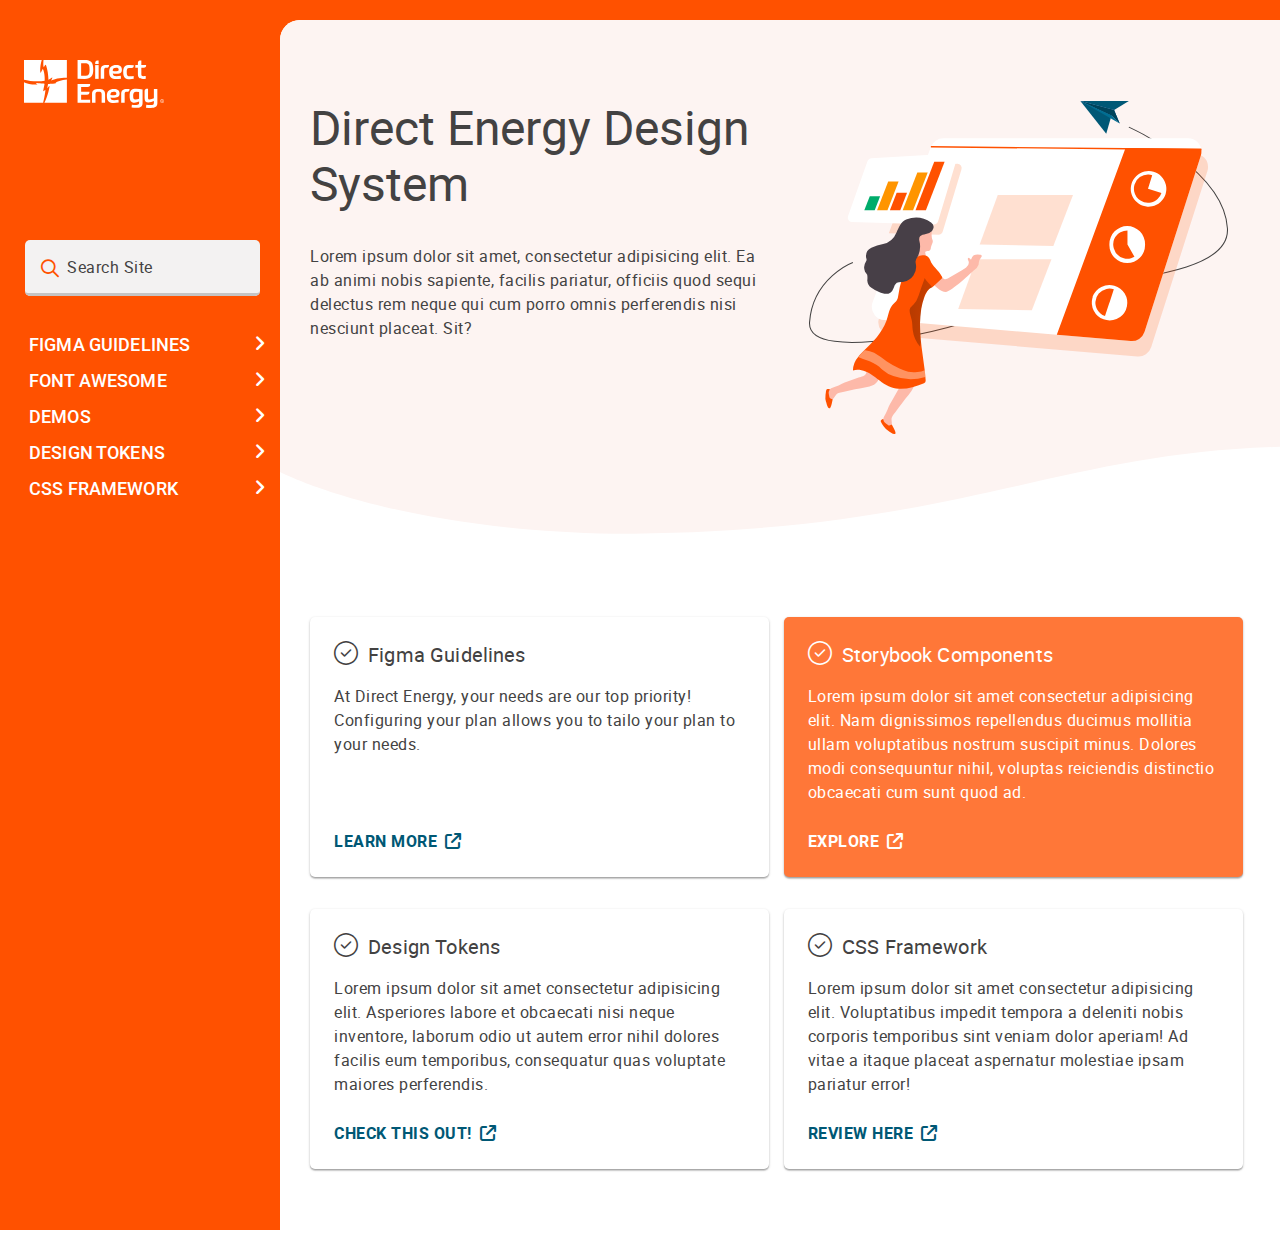
<file: index.html>
<!doctype html><html lang="en"><head><meta charset="utf-8"/><meta name="viewport" content="width=device-width,initial-scale=1"/><title>DE Design System</title><script src="index.html.js" defer="defer"></script><link rel="stylesheet" href="/assets/styles/main.css"/><link rel="stylesheet" href="/assets/styles/doc-styles.css"/><link rel="stylesheet" href="/assets/styles/custom-icons.css"/><link rel="stylesheet" href="/assets/styles/fontawesome.css"/><link rel="stylesheet" href="/assets/styles/regular.css"/><link rel="icon" href="/assets/images/favicon.ico"></head><body class="sidebar-expanded"><div id="root"></div></body></html>
</file>
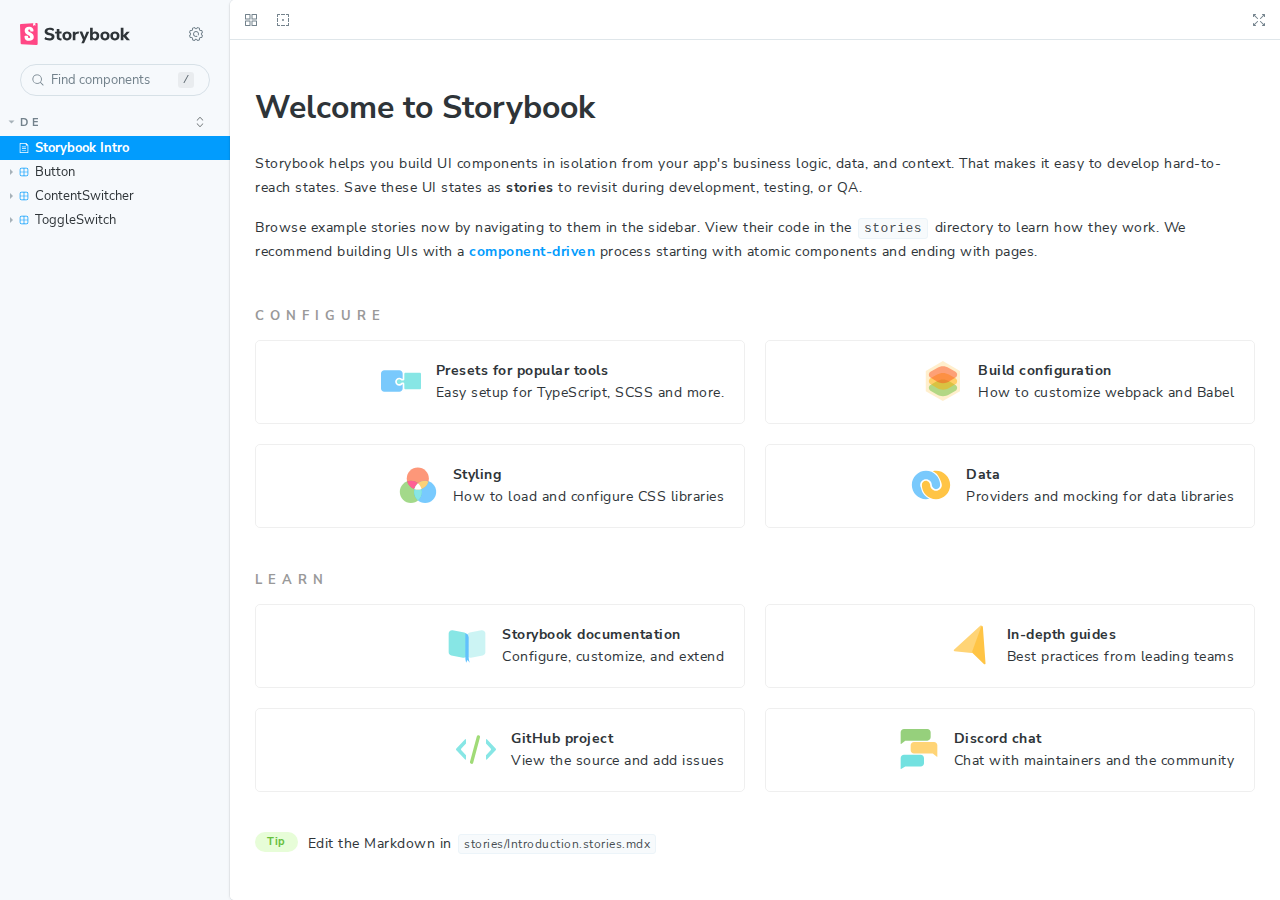
<file: storybook/index.html>
<!DOCTYPE html>
<html lang="en">
  <head>
    <meta charset="utf-8" />

    <title>@storybook/cli - Storybook</title>
    <meta name="viewport" content="width=device-width, initial-scale=1" />

    
    <link rel="icon" type="image/svg+xml" href="./favicon.svg" />
    
    <link
      rel="prefetch"
      href="./sb-common-assets/nunito-sans-regular.woff2"
      as="font"
      type="font/woff2"
      crossorigin
    />
    <link
      rel="prefetch"
      href="./sb-common-assets/nunito-sans-bold.woff2"
      as="font"
      type="font/woff2"
      crossorigin
    />
    <link rel="stylesheet" href="./sb-common-assets/fonts.css" />

    <link href="./sb-manager/runtime.mjs" rel="modulepreload" />

    
    <link href="./sb-addons/links-0/manager-bundle.mjs" rel="modulepreload" />
    
    <link href="./sb-addons/essentials-controls-1/manager-bundle.mjs" rel="modulepreload" />
    
    <link href="./sb-addons/essentials-actions-2/manager-bundle.mjs" rel="modulepreload" />
    
    <link href="./sb-addons/essentials-backgrounds-3/manager-bundle.mjs" rel="modulepreload" />
    
    <link href="./sb-addons/essentials-viewport-4/manager-bundle.mjs" rel="modulepreload" />
    
    <link href="./sb-addons/essentials-toolbars-5/manager-bundle.mjs" rel="modulepreload" />
    
    <link href="./sb-addons/essentials-measure-6/manager-bundle.mjs" rel="modulepreload" />
    
    <link href="./sb-addons/essentials-outline-7/manager-bundle.mjs" rel="modulepreload" />
    
    <link href="./sb-addons/interactions-8/manager-bundle.mjs" rel="modulepreload" />
       

    <style>
      #storybook-root[hidden] {
        display: none !important;
      }
    </style>

    
  </head>
  <body>
    <div id="root"></div>

    
    <script>
      
        
          window['FEATURES'] = {
  "warnOnLegacyHierarchySeparator": true,
  "buildStoriesJson": false,
  "storyStoreV7": true,
  "argTypeTargetsV7": true,
  "legacyDecoratorFileOrder": false
};
        
      
        
          window['REFS'] = {};
        
      
        
          window['LOGLEVEL'] = "info";
        
      
        
          window['DOCS_OPTIONS'] = {
  "defaultName": "Docs",
  "autodocs": "tag"
};
        
      
        
          window['CONFIG_TYPE'] = "PRODUCTION";
        
      
        
      
        
      
        
      
        
      
    </script>
    

    <script type="module">
      import './sb-manager/runtime.mjs';

      
      import './sb-addons/links-0/manager-bundle.mjs';
      
      import './sb-addons/essentials-controls-1/manager-bundle.mjs';
      
      import './sb-addons/essentials-actions-2/manager-bundle.mjs';
      
      import './sb-addons/essentials-backgrounds-3/manager-bundle.mjs';
      
      import './sb-addons/essentials-viewport-4/manager-bundle.mjs';
      
      import './sb-addons/essentials-toolbars-5/manager-bundle.mjs';
      
      import './sb-addons/essentials-measure-6/manager-bundle.mjs';
      
      import './sb-addons/essentials-outline-7/manager-bundle.mjs';
      
      import './sb-addons/interactions-8/manager-bundle.mjs';
      
    </script>

    <link href="./sb-preview/runtime.mjs" rel="prefetch" as="script" />
  </body>
</html>
</file>
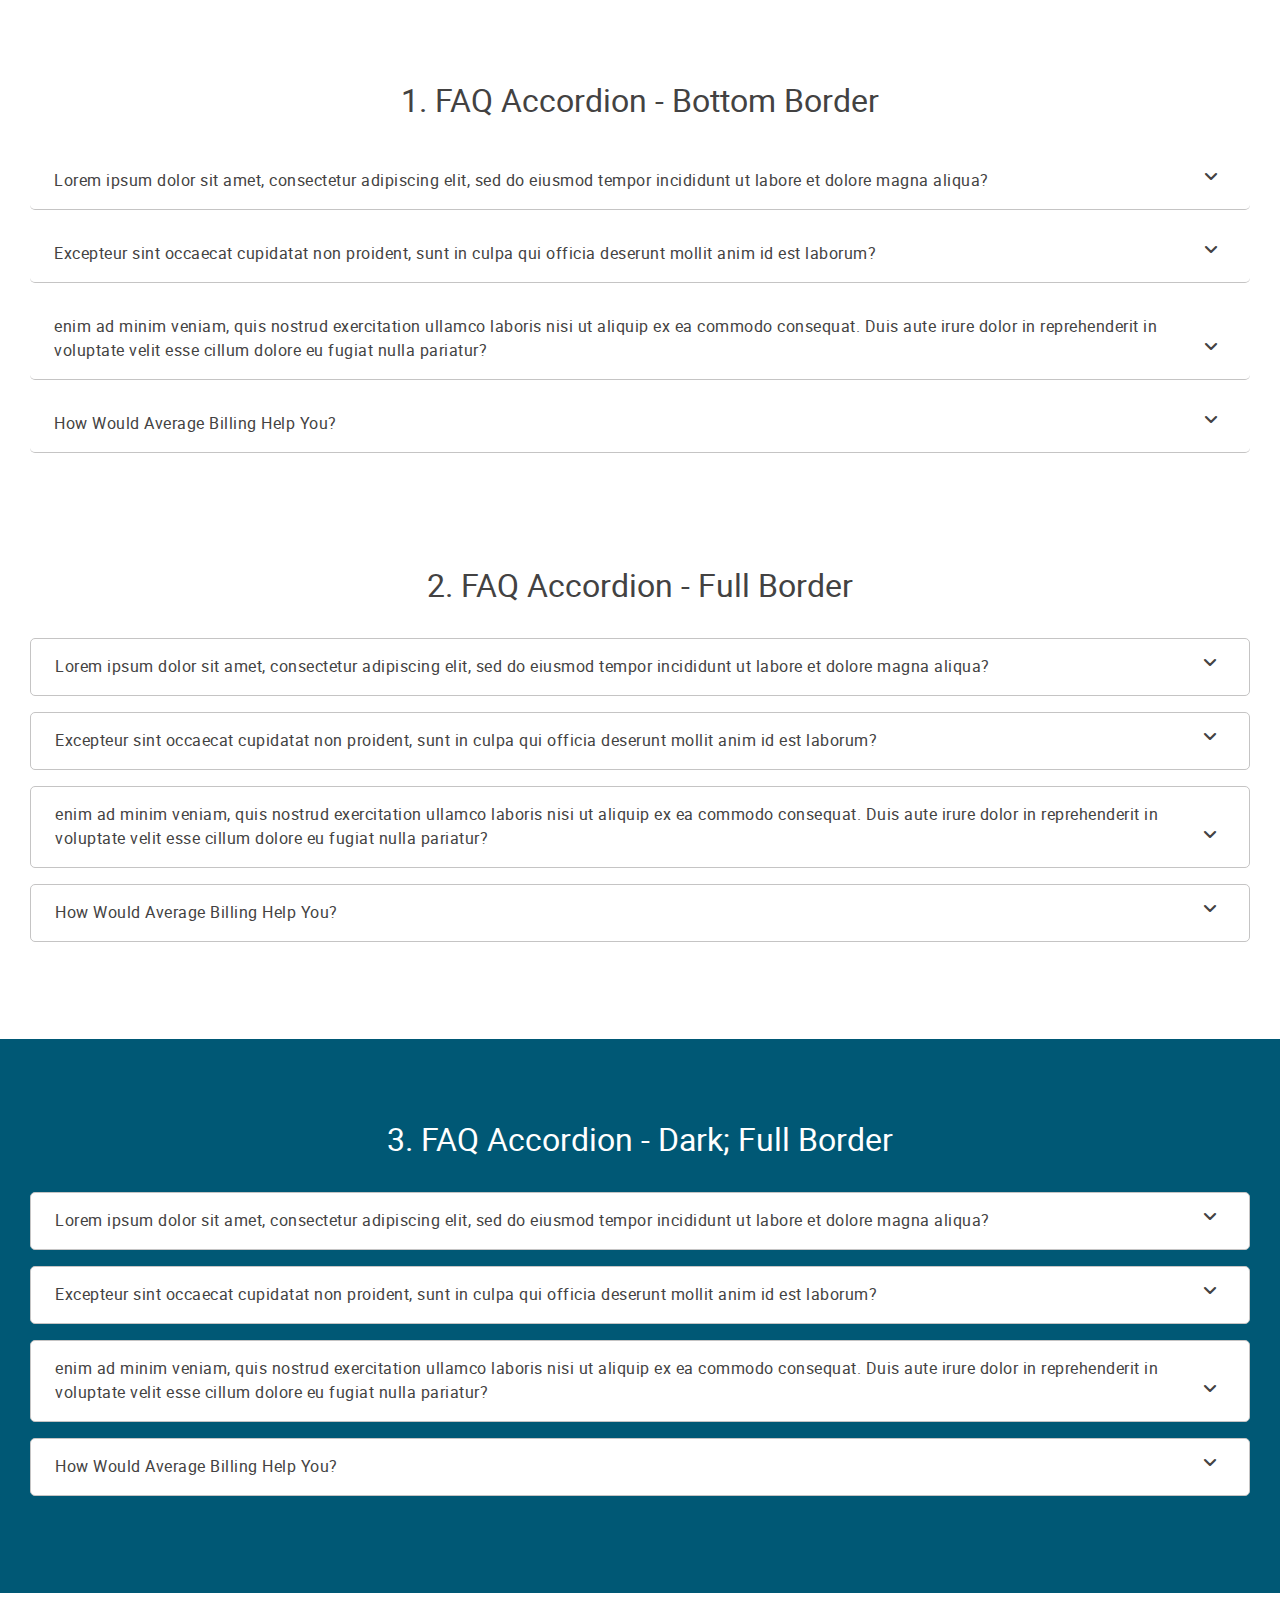
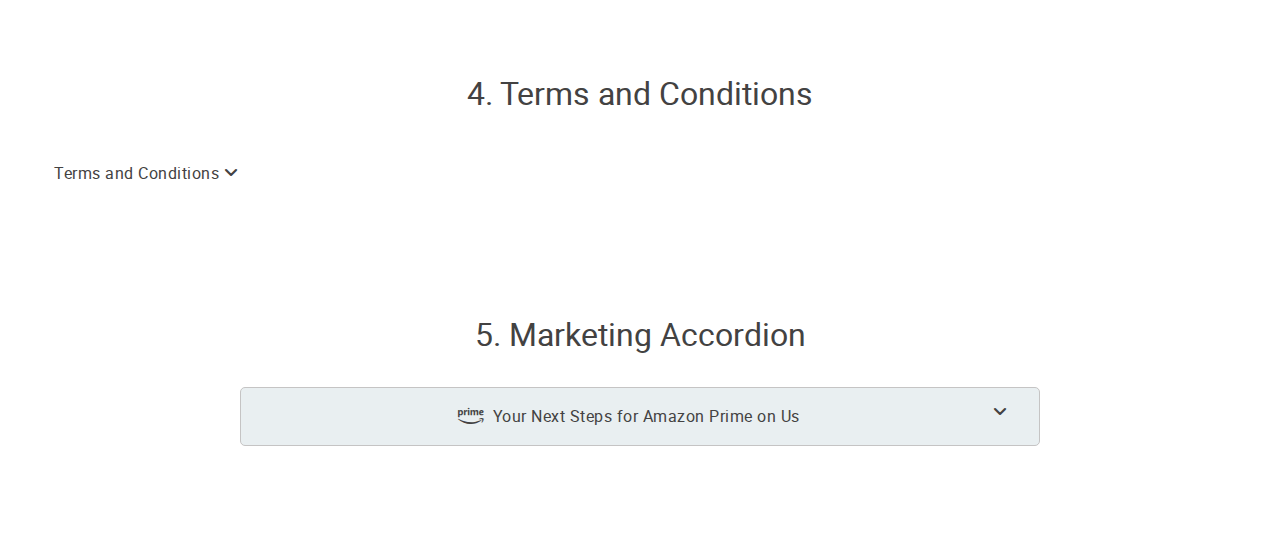
<file: demos/accordions/index.html>
<!doctype html><html lang="en"><head><meta charset="utf-8"/><meta name="viewport" content="width=device-width,initial-scale=1"/><title>React/Typescript Starter</title><script src="../../demos/accordions/index.html.js" defer="defer"></script><link rel="stylesheet" href="/assets/styles/main.css"/><link rel="stylesheet" href="/assets/styles/custom-icons.css"/><link rel="stylesheet" href="/assets/styles/fontawesome.css"/><link rel="stylesheet" href="/assets/styles/regular.css"/><link rel="icon" href="/assets/images/favicon.ico"></head><body><div id="root"></div></body></html>
</file>
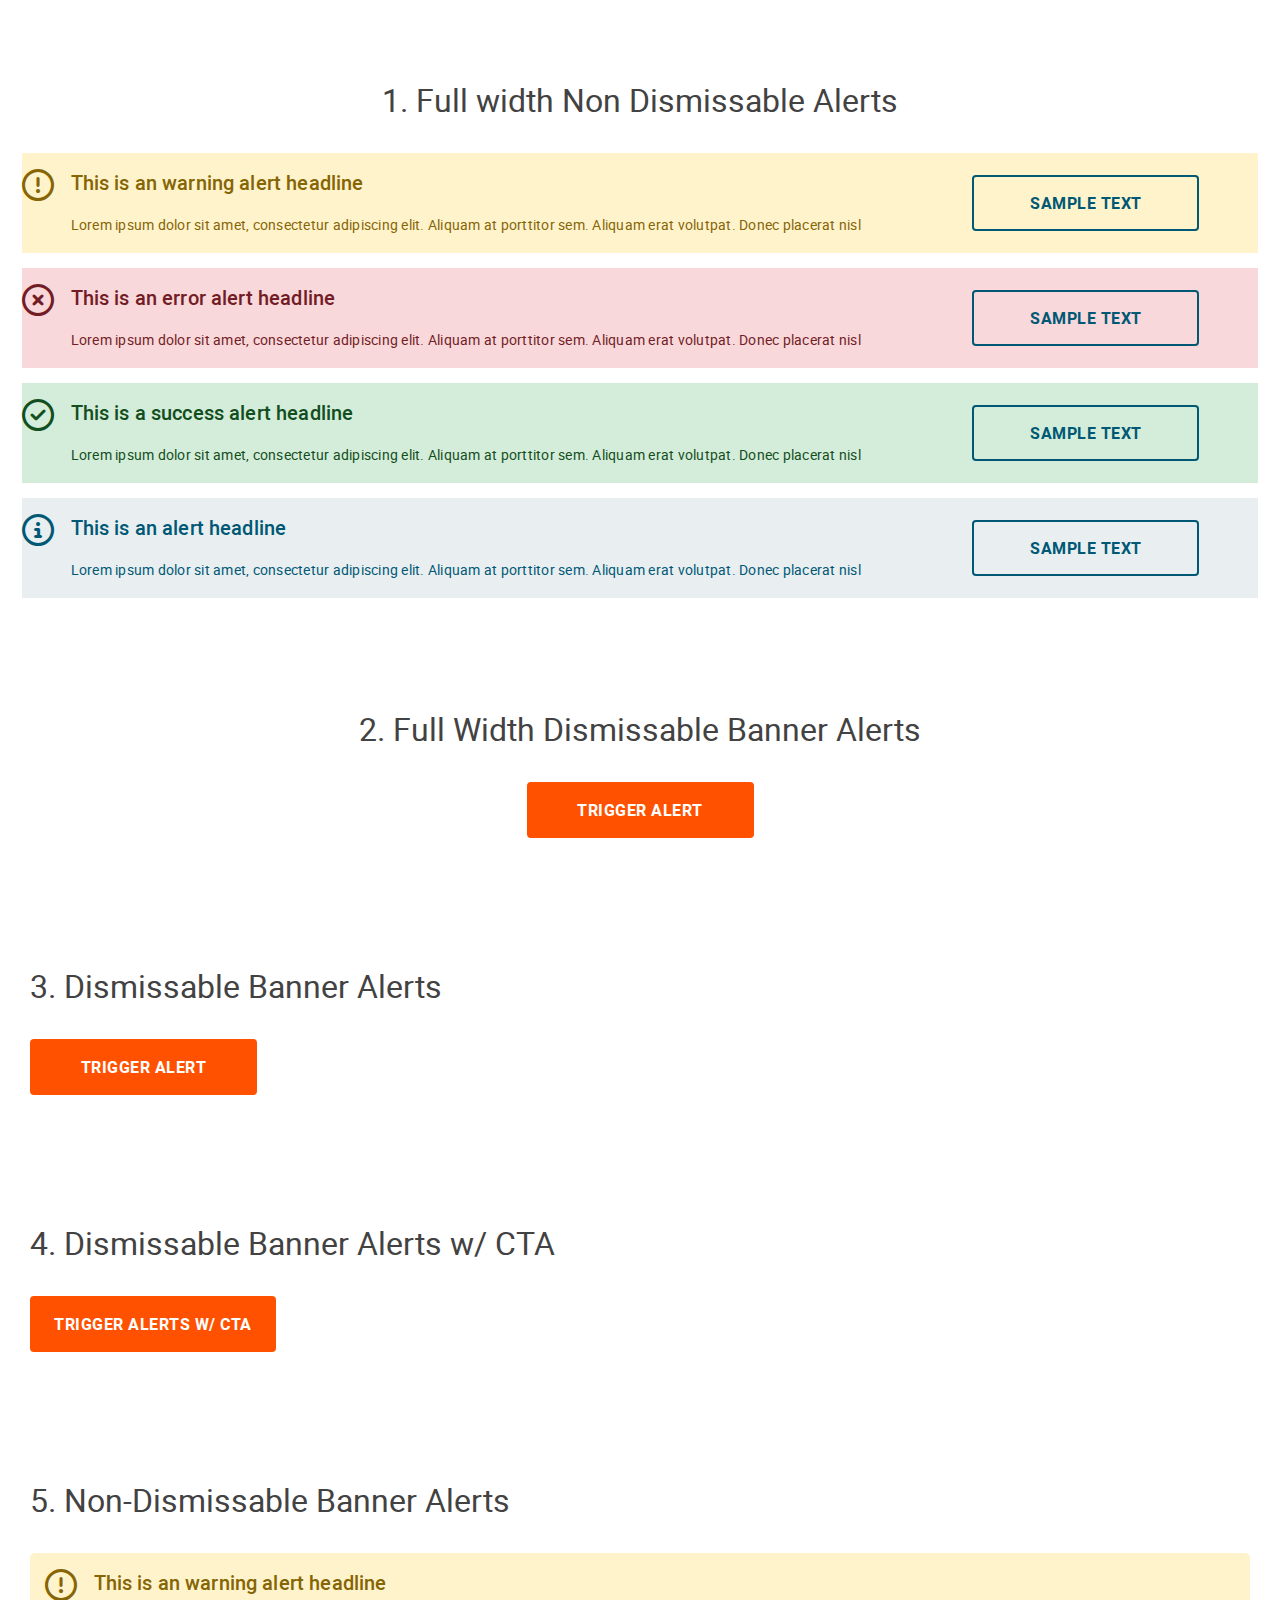
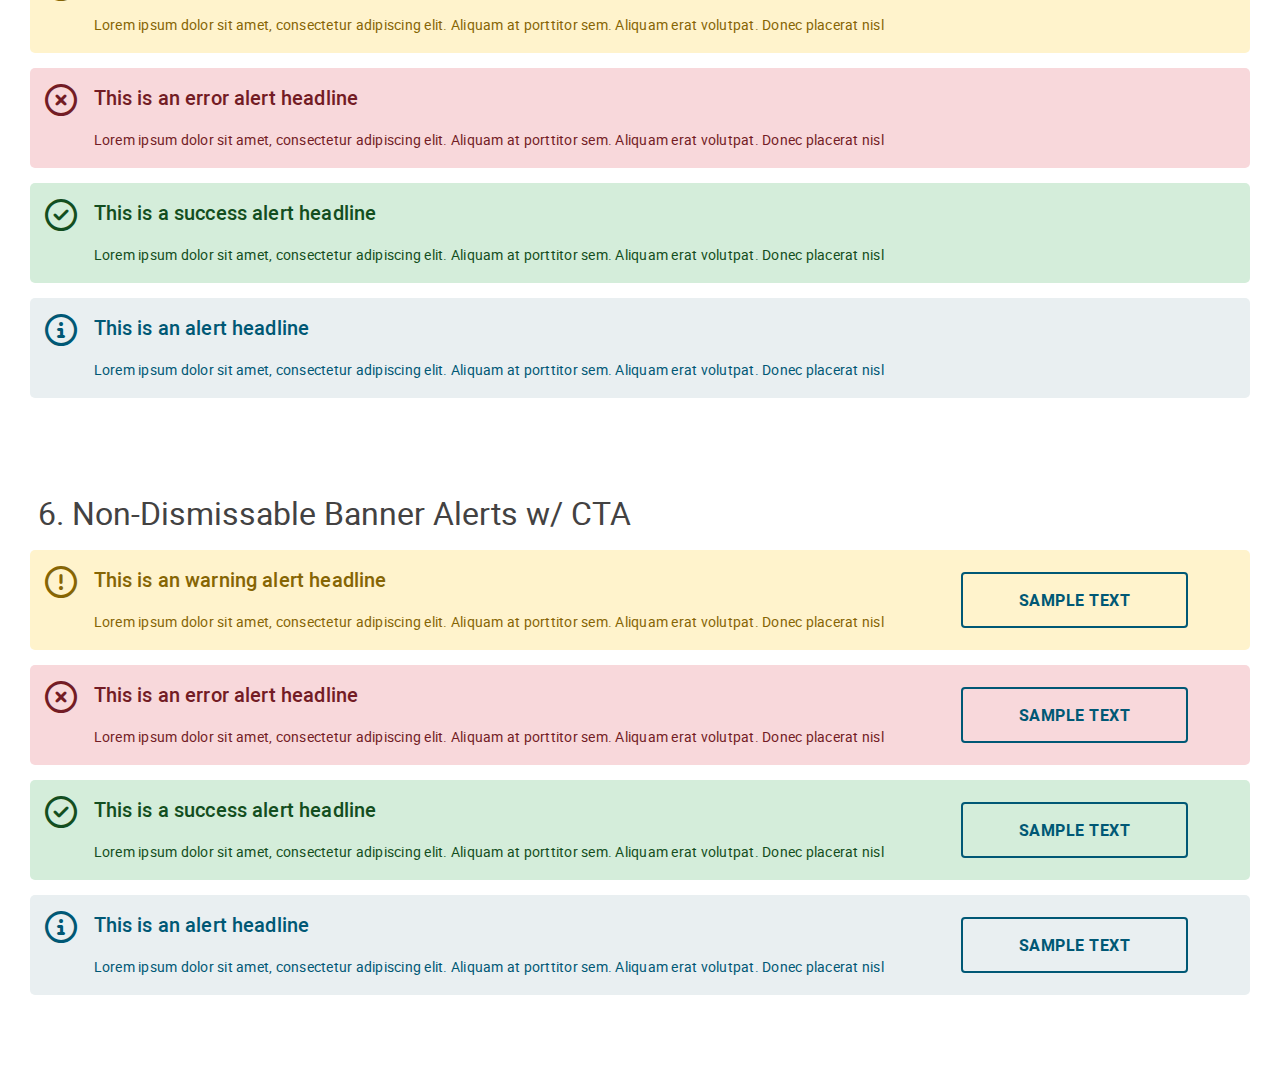
<file: demos/alerts/index.html>
<!doctype html><html lang="en"><head><meta charset="UTF-8"/><meta http-equiv="X-UA-Compatible" content="IE=edge"/><meta name="viewport" content="width=device-width,initial-scale=1"/><title>Banner Alert Demo</title><link rel="stylesheet" href="../../assets/styles/main.css"/><link rel="stylesheet" href="../../assets/styles/custom-icons.css"/><link rel="stylesheet" href="../../assets/styles/fontawesome.css"/><link rel="stylesheet" href="../../assets/styles/regular.css"/><link rel="icon" href="../../assets/images/favicon.ico"><script src="../alerts/index.html.js" defer="defer"></script></head><body><section class="full-width"><div class="container"><div class="row"><div class="col"><h2 class="fs--text-center">1. Full width Non Dismissable Alerts</h2></div><div class="col"><div class="full-width-banner-alerts"><div class="alert-container bg--warning-background" data-ref="module_systemAlert_50119"><div data-alert-message data-message-type="warning" data-status="active"><div class="row"><div class="alert-msg col--lg-9"><h4 class="alert-head">This is an warning alert headline</h4><span class="p-2">Lorem ipsum dolor sit amet, consectetur adipiscing elit. Aliquam at porttitor sem. Aliquam erat volutpat. Donec placerat nisl</span></div><div class="alert-cta col--lg-3"><button class="btn" href="#">sample Text</button></div></div></div></div></div><div class="full-width-banner-alerts"><div class="alert-container bg--error-background" data-ref="module_systemAlert_50119"><div data-alert-message data-message-type="error" data-status="active"><div class="row"><div class="alert-msg col--lg-9"><h4 class="alert-head">This is an error alert headline</h4><span class="p-2">Lorem ipsum dolor sit amet, consectetur adipiscing elit. Aliquam at porttitor sem. Aliquam erat volutpat. Donec placerat nisl</span></div><div class="alert-cta col--lg-3"><button class="btn" href="#">sample Text</button></div></div></div></div></div><div class="full-width-banner-alerts"><div class="alert-container bg--success-background" data-ref="module_systemAlert_50119"><div data-alert-message data-message-type="success" data-status="active"><div class="row"><div class="alert-msg col--lg-9"><h4 class="alert-head">This is a success alert headline</h4><span class="p-2">Lorem ipsum dolor sit amet, consectetur adipiscing elit. Aliquam at porttitor sem. Aliquam erat volutpat. Donec placerat nisl</span></div><div class="alert-cta col--lg-3"><button class="btn" href="#">sample Text</button></div></div></div></div></div><div class="full-width-banner-alerts"><div class="alert-container bg--info-background" data-ref="module_systemAlert_50119"><div data-alert-message data-message-type="message" data-status="active"><div class="row"><div class="alert-msg col--lg-9"><h4 class="alert-head">This is an alert headline</h4><span class="p-2">Lorem ipsum dolor sit amet, consectetur adipiscing elit. Aliquam at porttitor sem. Aliquam erat volutpat. Donec placerat nisl</span></div><div class="alert-cta col--lg-3"><button class="btn" href="#">sample Text</button></div></div></div></div></div></div></div></div></section><section class="full-width"><div class="container bdr-clr--gray-disabled"><div class="row"><div class="col"><h2 class="fs--text-center">2. Full Width Dismissable Banner Alerts</h2></div><div class="col fs--text-center"><button class="btn--primary" onclick="window.triggerAlertsFullWidth();">Trigger Alert</button></div><div class="col"><div class="full-width-dismissable-banner-alerts"></div></div></div></div></section><section><div class="container"><div class="row"><div class="col"><h2>3. Dismissable Banner Alerts</h2></div><div class="col"><button class="btn--primary" onclick="window.triggerAlerts();">Trigger Alert</button></div><div class="col"><div class="banner-alerts"></div></div></div></div></section><section><div class="container"><div class="row"><div class="col"><h2>4. Dismissable Banner Alerts w/ CTA</h2></div><div class="col"><button class="btn--primary" onclick="triggerAlertsWithButton();">Trigger Alerts w/ CTA</button></div><div class="col"><div class="cta-banner-alerts"></div></div></div></div></section><section><div class="container"><div class="row"><div class="col"><h2>5. Non-Dismissable Banner Alerts</h2></div><div class="col"><div class="banner-alerts"><div class="alert-container bg--warning-background" data-ref="module_systemAlert_50119"><div data-alert-message data-message-type="warning" data-status="active"><div class="row"><div class="alert-msg col--lg-12"><h4 class="alert-head">This is an warning alert headline</h4><span class="p-2">Lorem ipsum dolor sit amet, consectetur adipiscing elit. Aliquam at porttitor sem. Aliquam erat volutpat. Donec placerat nisl</span></div></div></div></div></div><div class="banner-alerts"><div class="alert-container bg--error-background" data-ref="module_systemAlert_50119"><div data-alert-message data-message-type="error" data-status="active"><div class="row"><div class="alert-msg col--lg-12"><h4 class="alert-head">This is an error alert headline</h4><span class="p-2">Lorem ipsum dolor sit amet, consectetur adipiscing elit. Aliquam at porttitor sem. Aliquam erat volutpat. Donec placerat nisl</span></div></div></div></div></div><div class="banner-alerts"><div class="alert-container bg--success-background" data-ref="module_systemAlert_50119"><div data-alert-message data-message-type="success" data-status="active"><div class="row"><div class="alert-msg col--lg-12"><h4 class="alert-head">This is a success alert headline</h4><span class="p-2">Lorem ipsum dolor sit amet, consectetur adipiscing elit. Aliquam at porttitor sem. Aliquam erat volutpat. Donec placerat nisl</span></div></div></div></div></div><div class="banner-alerts"><div class="alert-container bg--info-background" data-ref="module_systemAlert_50119"><div data-alert-message data-message-type="message" data-status="active"><div class="row"><div class="alert-msg col--lg-12"><h4 class="alert-head">This is an alert headline</h4><span class="p-2">Lorem ipsum dolor sit amet, consectetur adipiscing elit. Aliquam at porttitor sem. Aliquam erat volutpat. Donec placerat nisl</span></div></div></div></div></div></div></div></div></section><section><div class="container"><div class="col"><h2>6. Non-Dismissable Banner Alerts w/ CTA</h2></div><div class="banner-alerts"><div class="alert-container bg--warning-background" data-ref="module_systemAlert_50119"><div data-alert-message data-message-type="warning" data-status="active"><div class="row"><div class="alert-msg col--lg-9"><h4 class="alert-head">This is an warning alert headline</h4><span class="p-2">Lorem ipsum dolor sit amet, consectetur adipiscing elit. Aliquam at porttitor sem. Aliquam erat volutpat. Donec placerat nisl</span></div><div class="alert-cta col--lg-3"><button class="btn" href="#">sample Text</button></div></div></div></div></div><div class="banner-alerts"><div class="alert-container bg--error-background" data-ref="module_systemAlert_50119"><div data-alert-message data-message-type="error" data-status="active"><div class="row"><div class="alert-msg col--lg-9"><h4 class="alert-head">This is an error alert headline</h4><span class="p-2">Lorem ipsum dolor sit amet, consectetur adipiscing elit. Aliquam at porttitor sem. Aliquam erat volutpat. Donec placerat nisl</span></div><div class="alert-cta col--lg-3"><button class="btn" href="#">sample Text</button></div></div></div></div></div><div class="banner-alerts"><div class="alert-container bg--success-background" data-ref="module_systemAlert_50119"><div data-alert-message data-message-type="success" data-status="active"><div class="row"><div class="alert-msg col--lg-9"><h4 class="alert-head">This is a success alert headline</h4><span class="p-2">Lorem ipsum dolor sit amet, consectetur adipiscing elit. Aliquam at porttitor sem. Aliquam erat volutpat. Donec placerat nisl</span></div><div class="alert-cta col--lg-3"><button class="btn" href="#">sample Text</button></div></div></div></div></div><div class="banner-alerts"><div class="alert-container bg--info-background" data-ref="module_systemAlert_50119"><div data-alert-message data-message-type="message" data-status="active"><div class="row"><div class="alert-msg col--lg-9"><h4 class="alert-head">This is an alert headline</h4><span class="p-2">Lorem ipsum dolor sit amet, consectetur adipiscing elit. Aliquam at porttitor sem. Aliquam erat volutpat. Donec placerat nisl</span></div><div class="alert-cta col--lg-3"><button class="btn" href="#">sample Text</button></div></div></div></div></div></div></section></body></html>
</file>
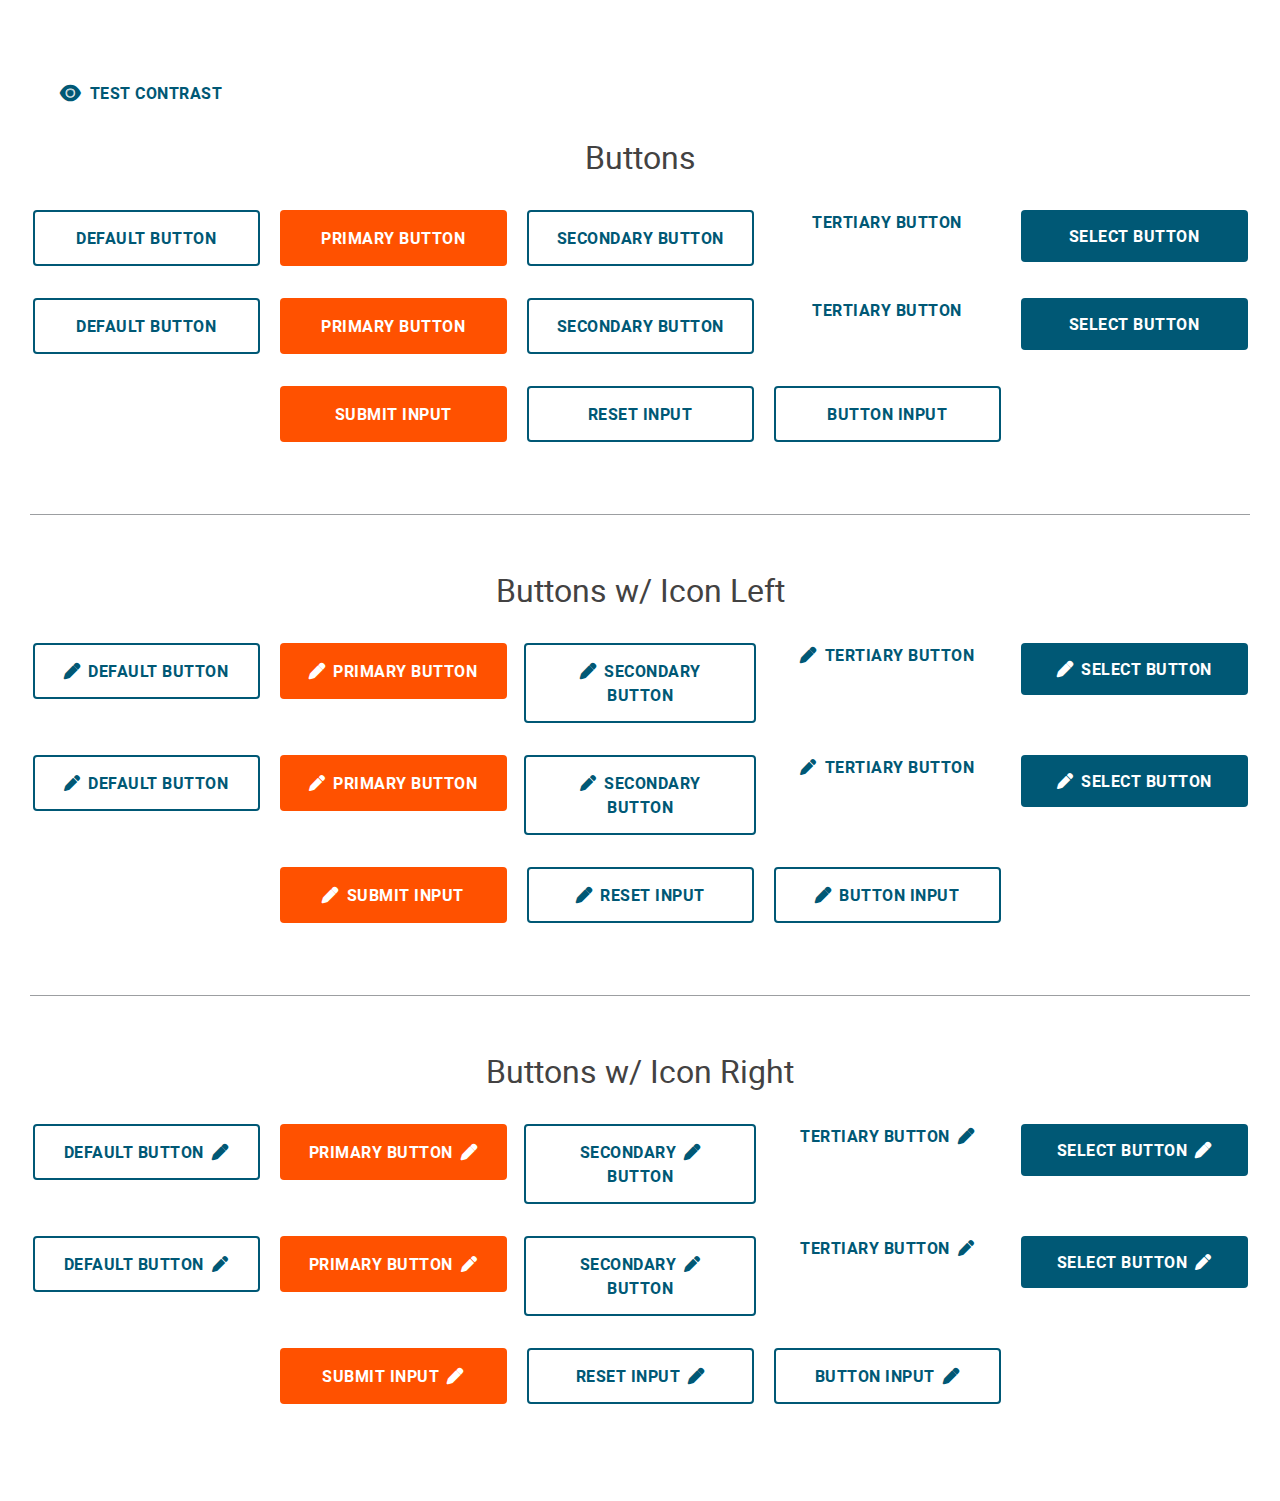
<file: demos/buttons/index.html>
<!doctype html><html lang="en"><head><meta charset="UTF-8"/><meta http-equiv="X-UA-Compatible" content="IE=edge"/><meta name="viewport" content="width=device-width,initial-scale=1"/><link rel="stylesheet" href="../../assets/styles/main.css"/><link rel="stylesheet" href="../../assets/styles/custom-icons.css"/><link rel="stylesheet" href="../../assets/styles/fontawesome.css"/><link rel="stylesheet" href="../../assets/styles/regular.css"/><link rel="icon" href="../../assets/images/favicon.ico"><script src="../../demos/buttons/index.html.js" defer="defer"></script><title>Buttons</title></head><body><section><div class="container"><div class="row"><div class="col"><p class="pd-l--30"><button class="btn--tertiary" id="contrast"><i class="fak fa-eye-solid"></i>Test Contrast</button></p></div><div class="col"><h2 class="fs--text-center">Buttons</h2><div class="row even-5--md fs--text-center row--h-align-center"><div class="col--md-odd-1"><button>Default Button</button></div><div class="col--md-odd-1"><button class="btn--primary">Primary Button</button></div><div class="col--md-odd-1"><button class="btn--secondary">Secondary Button</button></div><div class="col--md-odd-1"><button class="btn--tertiary">Tertiary Button</button></div><div class="col--md-odd-1"><button class="selected">Select Button</button></div><div class="col--md-odd-1"><a href="#" class="btn">Default Button</a></div><div class="col--md-odd-1"><a href="#" class="btn btn--primary">Primary Button</a></div><div class="col--md-odd-1"><a href="#" class="btn btn--secondary">Secondary Button</a></div><div class="col--md-odd-1"><a href="#" class="btn btn--tertiary">Tertiary Button</a></div><div class="col--md-odd-1"><a href="#" class="btn selected">Select Button</a></div><div class="col--md-odd-1"><input type="submit" value="Submit Input" class="center-block"/></div><div class="col--md-odd-1"><input type="reset" value="Reset Input" class="center-block"/></div><div class="col--md-odd-1"><input type="button" value="Button Input" class="center-block"/></div></div></div></div><hr class="mg-t--40 mg-b--40"/><div class="row"><div class="col"><h2 class="fs--text-center">Buttons w/ Icon Left</h2><div class="row even-5--md fs--text-center row--h-align-center"><div class="col--md-odd-1"><button><i class="fak fa-pen-solid" aria-hidden="true"></i>Default Button</button></div><div class="col--md-odd-1"><button class="btn--primary" aria-hidden="true"><i class="fak fa-pen-solid"></i>Primary Button</button></div><div class="col--md-odd-1"><button class="btn--secondary" aria-hidden="true"><i class="fak fa-pen-solid"></i>Secondary Button</button></div><div class="col--md-odd-1"><button class="btn--tertiary" aria-hidden="true"><i class="fak fa-pen-solid"></i>Tertiary Button</button></div><div class="col--md-odd-1"><button class="selected" aria-hidden="true"><i class="fak fa-pen-solid"></i>Select Button</button></div><div class="col--md-odd-1"><a href="#" class="btn"><i class="fak fa-pen-solid"></i>Default Button</a></div><div class="col--md-odd-1"><a href="#" class="btn btn--primary"><i class="fak fa-pen-solid"></i>Primary Button</a></div><div class="col--md-odd-1"><a href="#" class="btn btn--secondary"><i class="fak fa-pen-solid"></i>Secondary Button</a></div><div class="col--md-odd-1"><a href="#" class="btn btn--tertiary"><i class="fak fa-pen-solid"></i>Tertiary Button</a></div><div class="col--md-odd-1"><a href="#" class="btn selected"><i class="fak fa-pen-solid"></i>Select Button</a></div><div class="col--md-odd-1"><label for="submit"><i class="fak fa-pen-solid" aria-hidden="true"></i><input type="submit" value="Submit Input" class="icon fa-pen-solid"/></label></div><div class="col--md-odd-1"><label for="reset"><i class="fak fa-pen-solid" aria-hidden="true"></i><input type="reset" value="Reset Input" class="center-block icon fa-pen-solid"/></label></div><div class="col--md-odd-1"><label for="button"><i class="fak fa-pen-solid" aria-hidden="true"></i><input type="button" value="Button Input" class="center-block icon fa-pen-solid"/></label></div></div></div></div><hr class="mg-t--40 mg-b--40"/><div class="row"><div class="col"><h2 class="fs--text-center">Buttons w/ Icon Right</h2><div class="row even-5--md fs--text-center row--h-align-center"><div class="col--md-odd-1"><button class="icon-right" aria-hidden="true"><i class="fak fa-pen-solid"></i>Default Button</button></div><div class="col--md-odd-1"><button class="btn--primary icon-right" aria-hidden="true"><i class="fak fa-pen-solid"></i>Primary Button</button></div><div class="col--md-odd-1"><button class="btn--secondary icon-right" aria-hidden="true"><i class="fak fa-pen-solid"></i>Secondary Button</button></div><div class="col--md-odd-1"><button class="btn--tertiary icon-right" aria-hidden="true"><i class="fak fa-pen-solid"></i>Tertiary Button</button></div><div class="col--md-odd-1"><button class="selected icon-right" aria-hidden="true"><i class="fak fa-pen-solid"></i>Select Button</button></div><div class="col--md-odd-1"><a href="#" class="btn icon-right"><i class="fak fa-pen-solid"></i>Default Button</a></div><div class="col--md-odd-1"><a href="#" class="btn btn--primary icon-right"><i class="fak fa-pen-solid"></i>Primary Button</a></div><div class="col--md-odd-1"><a href="#" class="btn btn--secondary icon-right"><i class="fak fa-pen-solid"></i>Secondary Button</a></div><div class="col--md-odd-1"><a href="#" class="btn btn--tertiary icon-right"><i class="fak fa-pen-solid"></i>Tertiary Button</a></div><div class="col--md-odd-1"><a href="#" class="btn selected icon-right"><i class="fak fa-pen-solid"></i>Select Button</a></div><div class="col--md-odd-1"><label class="icon-right" for="submit"><i class="fak fa-pen-solid" aria-hidden="true"></i><input type="submit" value="Submit Input" class="icon fa-pen-solid"/></label></div><div class="col--md-odd-1"><label class="icon-right" for="reset"><i class="fak fa-pen-solid" aria-hidden="true"></i><input type="reset" value="Reset Input" class="center-block icon fa-pen-solid"/></label></div><div class="col--md-odd-1"><label class="icon-right" for="button"><i class="fak fa-pen-solid" aria-hidden="true"></i><input type="button" value="Button Input" class="center-block icon fa-pen-solid"/></label></div></div></div></div></div></section></body></html>
</file>
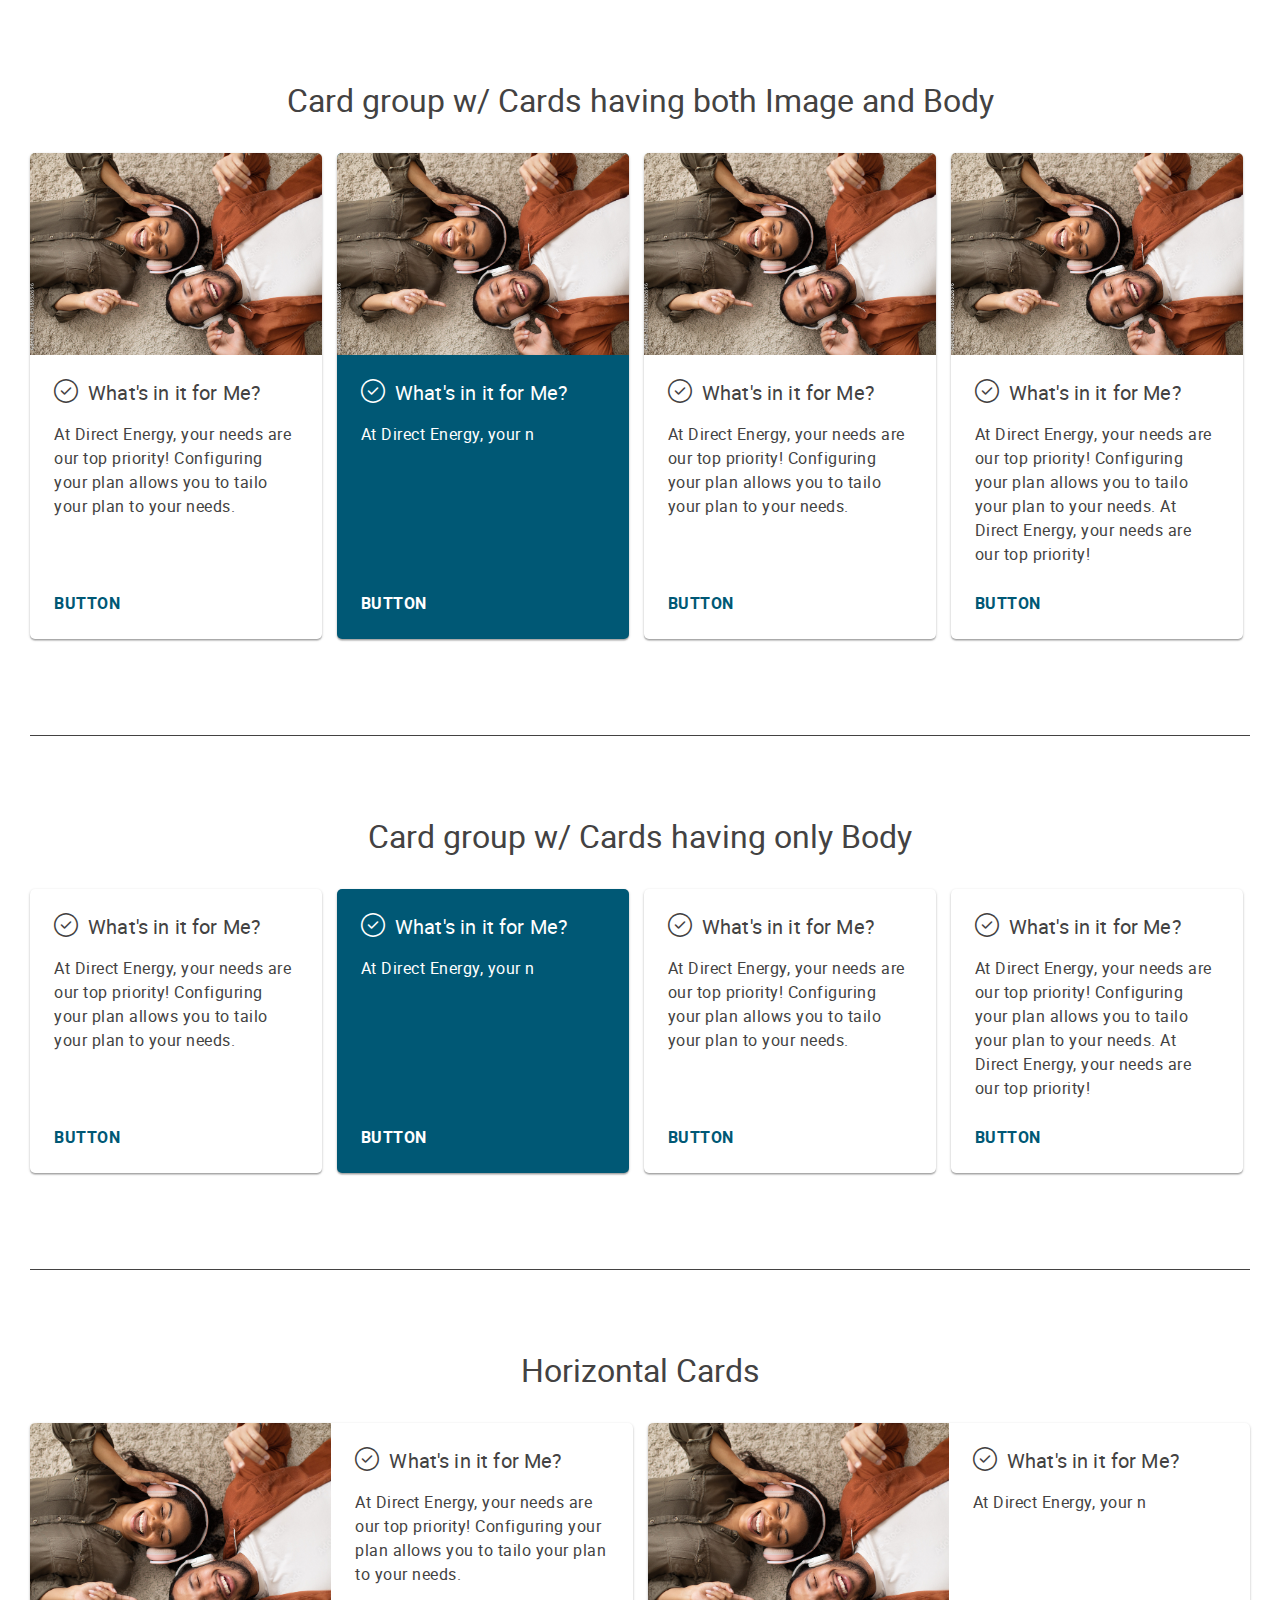
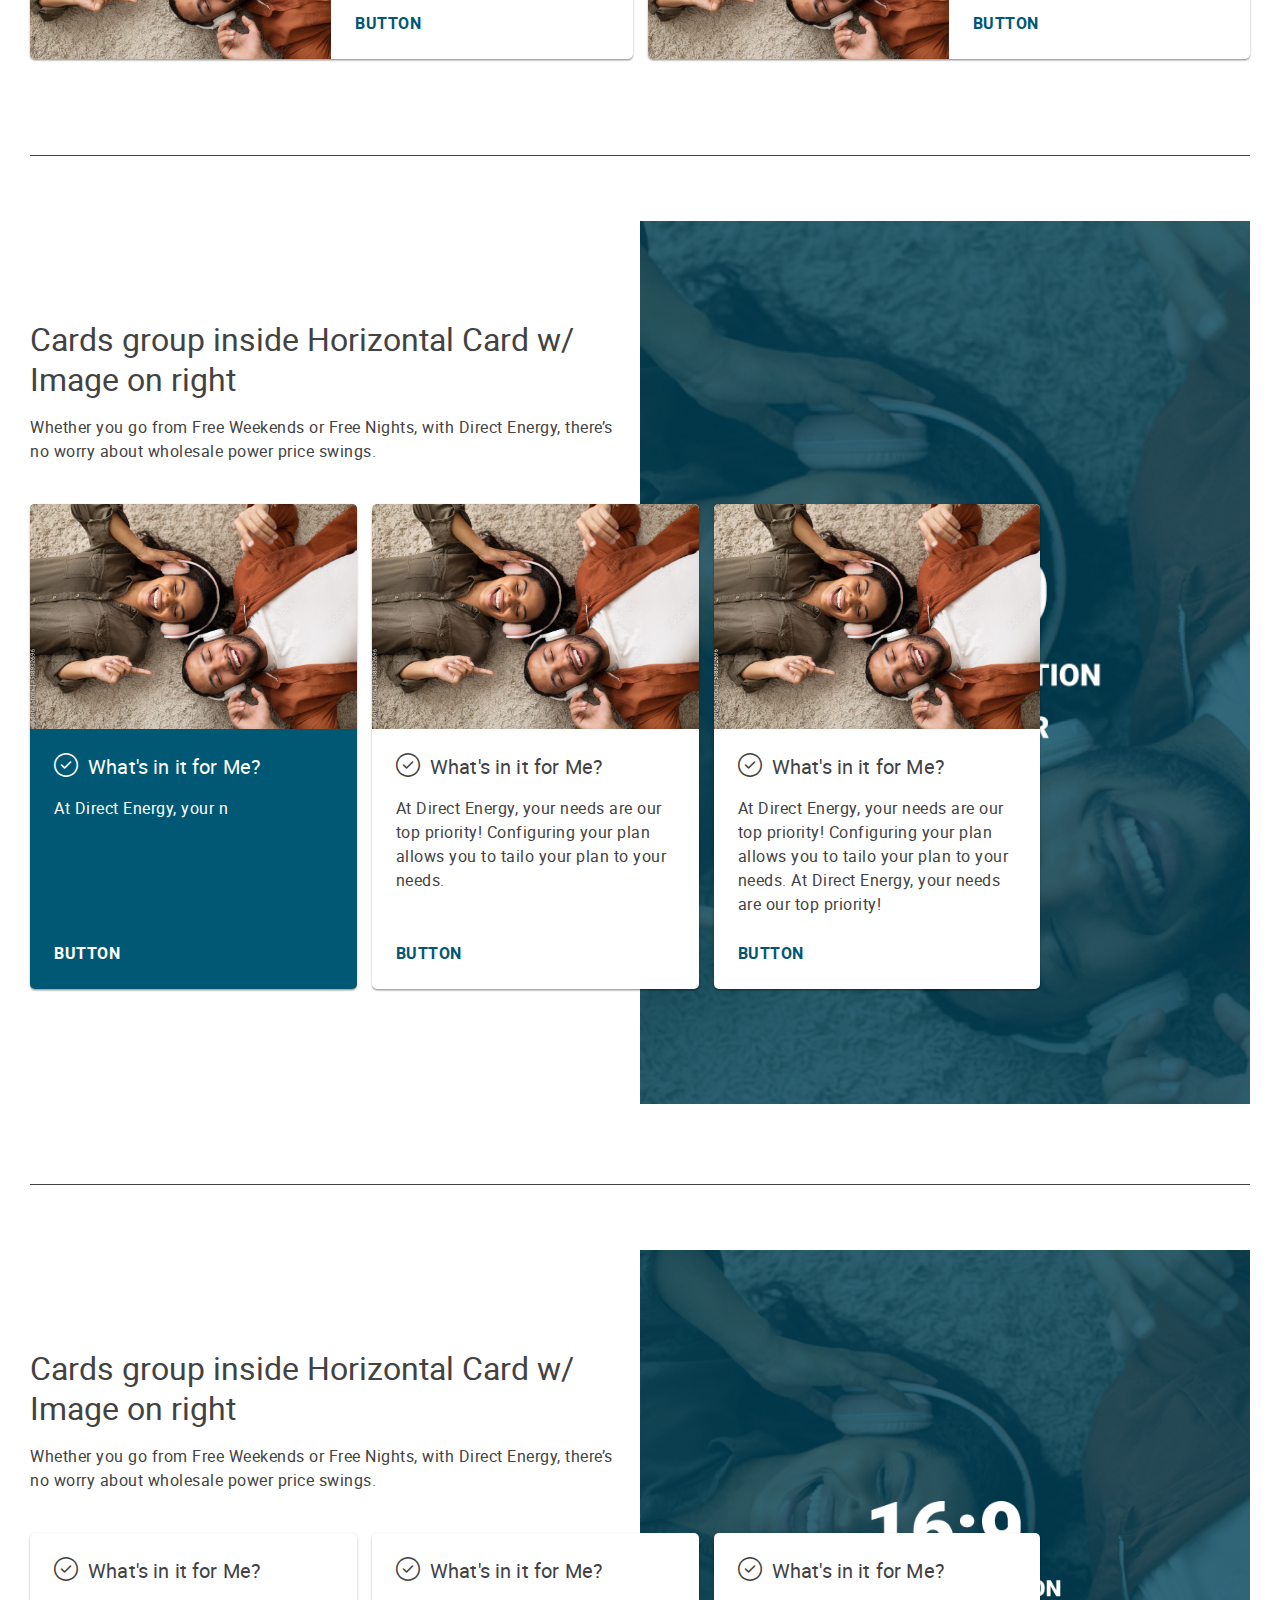
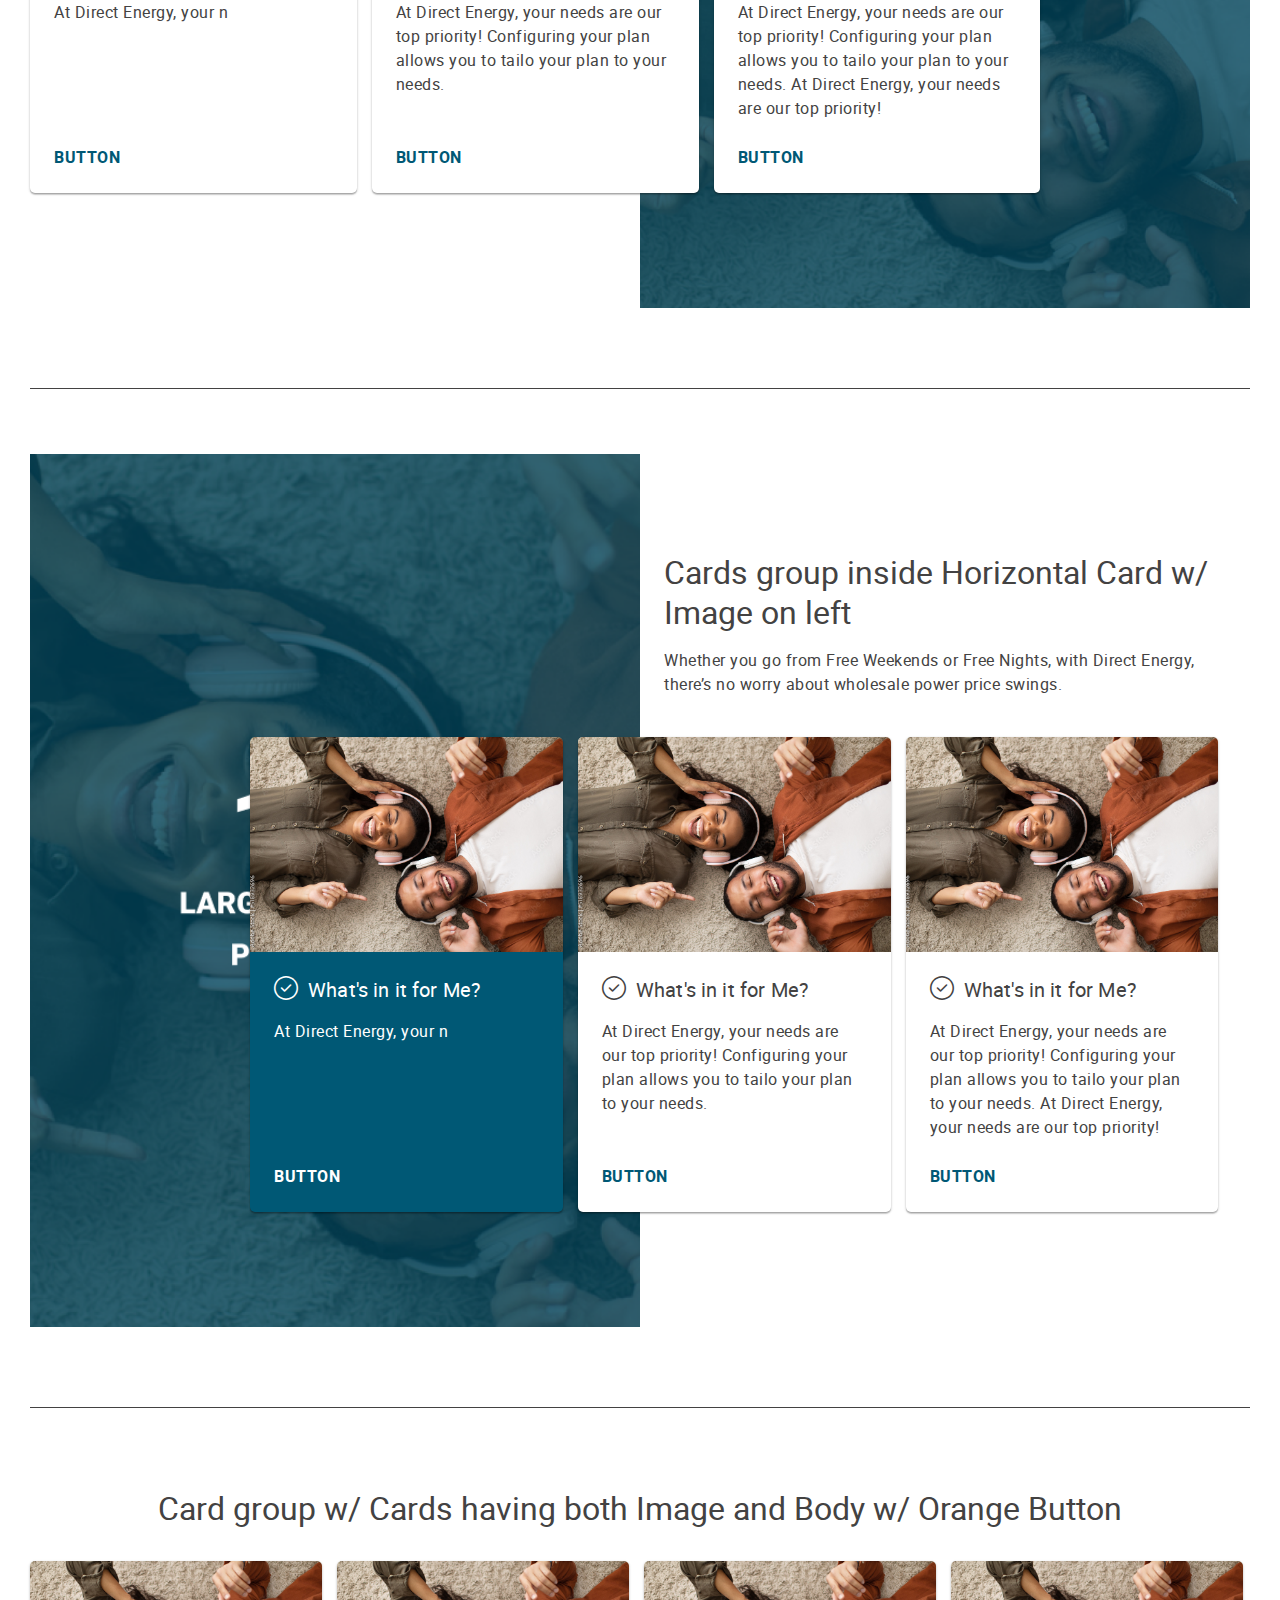
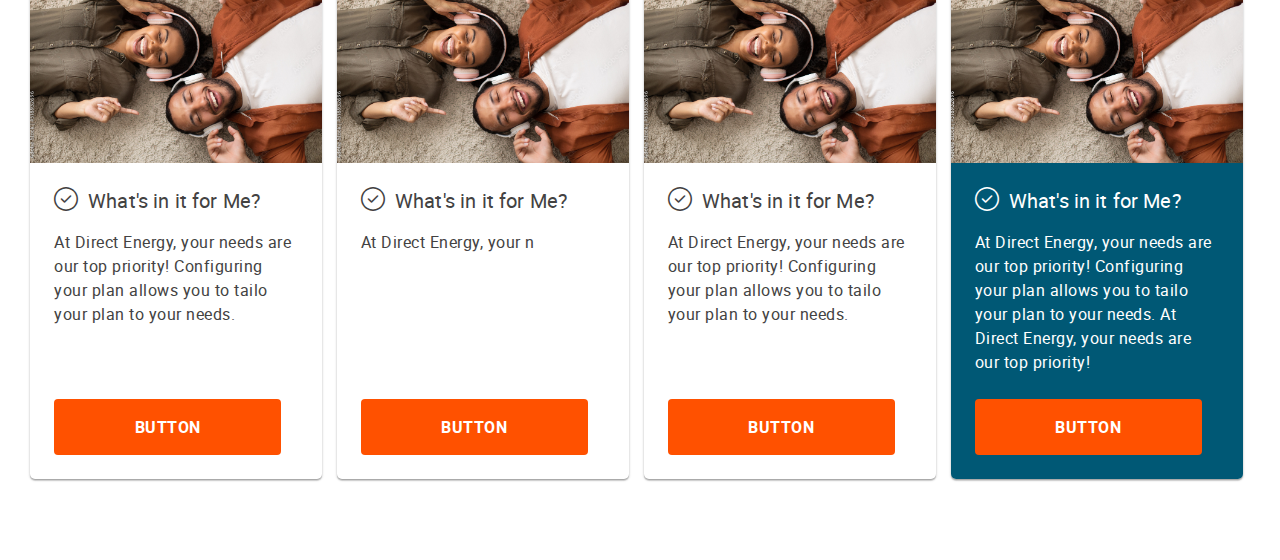
<file: demos/cards/index.html>
<!doctype html><html lang="en" class="de-theme"><head><meta charset="UTF-8"/><meta http-equiv="X-UA-Compatible" content="IE=edge"/><meta name="viewport" content="width=device-width,initial-scale=1"/><title>Cards</title><link rel="stylesheet" href="../../assets/styles/main.css"/><link rel="stylesheet" href="../../assets/styles/custom-icons.css"/><link rel="stylesheet" href="../../assets/styles/fontawesome.css"/><link rel="stylesheet" href="../../assets/styles/regular.css"/><link rel="stylesheet" href="../../assets/styles/brands.css"/><link rel="stylesheet" href="../../assets/styles/solid.css"/><link rel="stylesheet" href="../../assets/styles/light.css"/><link rel="icon" href="../../assets/images/favicon.ico"/></head><body><section class="bdr-bottom"><div class="container"><div class="row fs--text-center"><div class="col"><h2>Card group w/ Cards having both Image and Body</h2></div></div><div class="row card-group"><div class="col--lg-3 card-container"><div class="card"><div class="card-img"><img src="/assets/images/card-img.jpg" alt="card-img"/></div><div class="card-body"><h4><i class="icon-md fak fa-circle-check-light"></i>What's in it for Me?</h4><p>At Direct Energy, your needs are our top priority! Configuring your plan allows you to tailo your plan to your needs.</p><button class="btn--tertiary" href="#">Button</button></div></div></div><div class="col--lg-3 card-container"><div class="card bg--tertiary-base"><div class="card-img"><img src="/assets/images/card-img.jpg" alt="card-img"/></div><div class="card-body"><h4><i class="icon-md fak fa-circle-check-light"></i>What's in it for Me?</h4><p>At Direct Energy, your n</p><button class="btn--tertiary" href="#">Button</button></div></div></div><div class="col--lg-3 card-container"><div class="card"><div class="card-img"><img src="/assets/images/card-img.jpg" alt="card-img"/></div><div class="card-body"><h4><i class="icon-md fak fa-circle-check-light"></i>What's in it for Me?</h4><p>At Direct Energy, your needs are our top priority! Configuring your plan allows you to tailo your plan to your needs.</p><button class="btn--tertiary" href="#">Button</button></div></div></div><div class="col--lg-3 card-container"><div class="card"><div class="card-img"><img src="/assets/images/card-img.jpg" alt="card-img"/></div><div class="card-body"><h4><i class="icon-md fak fa-circle-check-light"></i>What's in it for Me?</h4><p>At Direct Energy, your needs are our top priority! Configuring your plan allows you to tailo your plan to your needs. At Direct Energy, your needs are our top priority!</p><button class="btn--tertiary" href="#">Button</button></div></div></div></div></div></section><section class="bdr-bottom"><div class="container"><div class="row fs--text-center"><div class="col"><h2>Card group w/ Cards having only Body</h2></div></div><div class="row card-group"><div class="col--lg-3 card-container"><div class="card"><div class="card-body"><h4><i class="icon-md fak fa-circle-check-light"></i>What's in it for Me?</h4><p>At Direct Energy, your needs are our top priority! Configuring your plan allows you to tailo your plan to your needs.</p><button class="btn--tertiary" href="#">Button</button></div></div></div><div class="col--lg-3 card-container"><div class="card bg--tertiary-base"><div class="card-body"><h4><i class="icon-md fak fa-circle-check-light"></i>What's in it for Me?</h4><p>At Direct Energy, your n</p><button class="btn--tertiary" href="#">Button</button></div></div></div><div class="col--lg-3 card-container"><div class="card"><div class="card-body"><h4><i class="icon-md fak fa-circle-check-light"></i>What's in it for Me?</h4><p>At Direct Energy, your needs are our top priority! Configuring your plan allows you to tailo your plan to your needs.</p><button class="btn--tertiary" href="#">Button</button></div></div></div><div class="col--lg-3 card-container"><div class="card"><div class="card-body"><h4><i class="icon-md fak fa-circle-check-light"></i>What's in it for Me?</h4><p>At Direct Energy, your needs are our top priority! Configuring your plan allows you to tailo your plan to your needs. At Direct Energy, your needs are our top priority!</p><button class="btn--tertiary" href="#">Button</button></div></div></div></div></div></section><section class="bdr-bottom"><div class="container"><div class="row fs--text-center"><div class="col"><h2>Horizontal Cards</h2></div></div><div class="row"><div class="col--lg-6 card-container"><div class="card--horizontal"><div class="card-img"><img src="/assets/images/card-img.jpg" alt="card-img"/></div><div class="card-body"><h4><i class="icon-md fak fa-circle-check-light"></i>What's in it for Me?</h4><p>At Direct Energy, your needs are our top priority! Configuring your plan allows you to tailo your plan to your needs.</p><button class="btn--tertiary" href="#">Button</button></div></div></div><div class="col--lg-6 card-container"><div class="card--horizontal"><div class="card-img"><img src="/assets/images/card-img.jpg" alt="card-img"/></div><div class="card-body"><h4><i class="icon-md fak fa-circle-check-light"></i>What's in it for Me?</h4><p>At Direct Energy, your n</p><button class="btn--tertiary" href="#">Button</button></div></div></div></div></div></section><section class="bdr-bottom"><div class="container card-container"><div class="card-outer--horizontal"><div class="card-outer--body"><h2>Cards group inside Horizontal Card w/ Image on right</h2><p>Whether you go from Free Weekends or Free Nights, with Direct Energy, there’s no worry about wholesale power price swings.</p><div class="row card-group"><div class="col--lg-4 card-container"><div class="card bg--tertiary-base"><div class="card-img"><img src="/assets/images/card-img.jpg" alt="card-img"/></div><div class="card-body"><h4><i class="icon-md fak fa-circle-check-light"></i>What's in it for Me?</h4><p>At Direct Energy, your n</p><button class="btn--tertiary" href="#">Button</button></div></div></div><div class="col--lg-4 card-container"><div class="card"><div class="card-img"><img src="/assets/images/card-img.jpg" alt="card-img"/></div><div class="card-body"><h4><i class="icon-md fak fa-circle-check-light"></i>What's in it for Me?</h4><p>At Direct Energy, your needs are our top priority! Configuring your plan allows you to tailo your plan to your needs.</p><button class="btn--tertiary" href="#">Button</button></div></div></div><div class="col--lg-4 card-container"><div class="card"><div class="card-img"><img src="/assets/images/card-img.jpg" alt="card-img"/></div><div class="card-body"><h4><i class="icon-md fak fa-circle-check-light"></i>What's in it for Me?</h4><p>At Direct Energy, your needs are our top priority! Configuring your plan allows you to tailo your plan to your needs. At Direct Energy, your needs are our top priority!</p><button class="btn--tertiary" href="#">Button</button></div></div></div></div></div><div class="card-outer--img"><img src="/assets/images/card-placeholder-img.png" alt="card-img"/></div></div></div></section><section class="bdr-bottom"><div class="container card-container"><div class="card-outer--horizontal"><div class="card-outer--body"><h2>Cards group inside Horizontal Card w/ Image on right</h2><p>Whether you go from Free Weekends or Free Nights, with Direct Energy, there’s no worry about wholesale power price swings.</p><div class="row card-group"><div class="col--lg-4 card-container"><div class="card"><div class="card-body"><h4><i class="icon-md fak fa-circle-check-light"></i>What's in it for Me?</h4><p>At Direct Energy, your n</p><button class="btn--tertiary" href="#">Button</button></div></div></div><div class="col--lg-4 card-container"><div class="card"><div class="card-body"><h4><i class="icon-md fak fa-circle-check-light"></i>What's in it for Me?</h4><p>At Direct Energy, your needs are our top priority! Configuring your plan allows you to tailo your plan to your needs.</p><button class="btn--tertiary" href="#">Button</button></div></div></div><div class="col--lg-4 card-container"><div class="card"><div class="card-body"><h4><i class="icon-md fak fa-circle-check-light"></i>What's in it for Me?</h4><p>At Direct Energy, your needs are our top priority! Configuring your plan allows you to tailo your plan to your needs. At Direct Energy, your needs are our top priority!</p><button class="btn--tertiary" href="#">Button</button></div></div></div></div></div><div class="card-outer--img"><img src="/assets/images/card-placeholder-img.png" alt="card-img"/></div></div></div></section><section class="bdr-bottom"><div class="container card-container"><div class="card-outer--horizontal"><div class="card-outer--img"><img src="/assets/images/card-placeholder-img.png" alt="card-img"/></div><div class="card-outer--body"><h2>Cards group inside Horizontal Card w/ Image on left</h2><p>Whether you go from Free Weekends or Free Nights, with Direct Energy, there’s no worry about wholesale power price swings.</p><div class="row card-group"><div class="col--md-odd-3 col--lg-4 card-container"><div class="card bg--tertiary-base"><div class="card-img"><img src="/assets/images/card-img.jpg" alt="card-img"/></div><div class="card-body"><h4><i class="icon-md fak fa-circle-check-light"></i>What's in it for Me?</h4><p>At Direct Energy, your n</p><button class="btn--tertiary" href="#">Button</button></div></div></div><div class="col--md-odd-3 col--lg-4 card-container"><div class="card"><div class="card-img"><img src="/assets/images/card-img.jpg" alt="card-img"/></div><div class="card-body"><h4><i class="icon-md fak fa-circle-check-light"></i>What's in it for Me?</h4><p>At Direct Energy, your needs are our top priority! Configuring your plan allows you to tailo your plan to your needs.</p><button class="btn--tertiary" href="#">Button</button></div></div></div><div class="col--md-odd-3 col--lg-4 card-container"><div class="card"><div class="card-img"><img src="/assets/images/card-img.jpg" alt="card-img"/></div><div class="card-body"><h4><i class="icon-md fak fa-circle-check-light"></i>What's in it for Me?</h4><p>At Direct Energy, your needs are our top priority! Configuring your plan allows you to tailo your plan to your needs. At Direct Energy, your needs are our top priority!</p><button class="btn--tertiary" href="#">Button</button></div></div></div></div></div></div></div></section><section><div class="container"><div class="row fs--text-center"><div class="col"><h2>Card group w/ Cards having both Image and Body w/ Orange Button</h2></div></div><div class="row card-group"><div class="col--lg-3 card-container"><div class="card"><div class="card-img"><img src="/assets/images/card-img.jpg" alt="card-img"/></div><div class="card-body"><h4><i class="icon-md fak fa-circle-check-light"></i>What's in it for Me?</h4><p>At Direct Energy, your needs are our top priority! Configuring your plan allows you to tailo your plan to your needs.</p><button class="btn--primary" href="#">Button</button></div></div></div><div class="col--lg-3 card-container"><div class="card"><div class="card-img"><img src="/assets/images/card-img.jpg" alt="card-img"/></div><div class="card-body"><h4><i class="icon-md fak fa-circle-check-light"></i>What's in it for Me?</h4><p>At Direct Energy, your n</p><button class="btn--primary" href="#">Button</button></div></div></div><div class="col--lg-3 card-container"><div class="card"><div class="card-img"><img src="/assets/images/card-img.jpg" alt="card-img"/></div><div class="card-body"><h4><i class="icon-md fak fa-circle-check-light"></i>What's in it for Me?</h4><p>At Direct Energy, your needs are our top priority! Configuring your plan allows you to tailo your plan to your needs.</p><button class="btn--primary" href="#">Button</button></div></div></div><div class="col--lg-3 card-container"><div class="card"><div class="card-img"><img src="/assets/images/card-img.jpg" alt="card-img"/></div><div class="card-body bg--tertiary-base"><h4><i class="icon-md fak fa-circle-check-light"></i>What's in it for Me?</h4><p>At Direct Energy, your needs are our top priority! Configuring your plan allows you to tailo your plan to your needs. At Direct Energy, your needs are our top priority!</p><button class="btn--primary" href="#">Button</button></div></div></div></div></div></section></body></html>
</file>
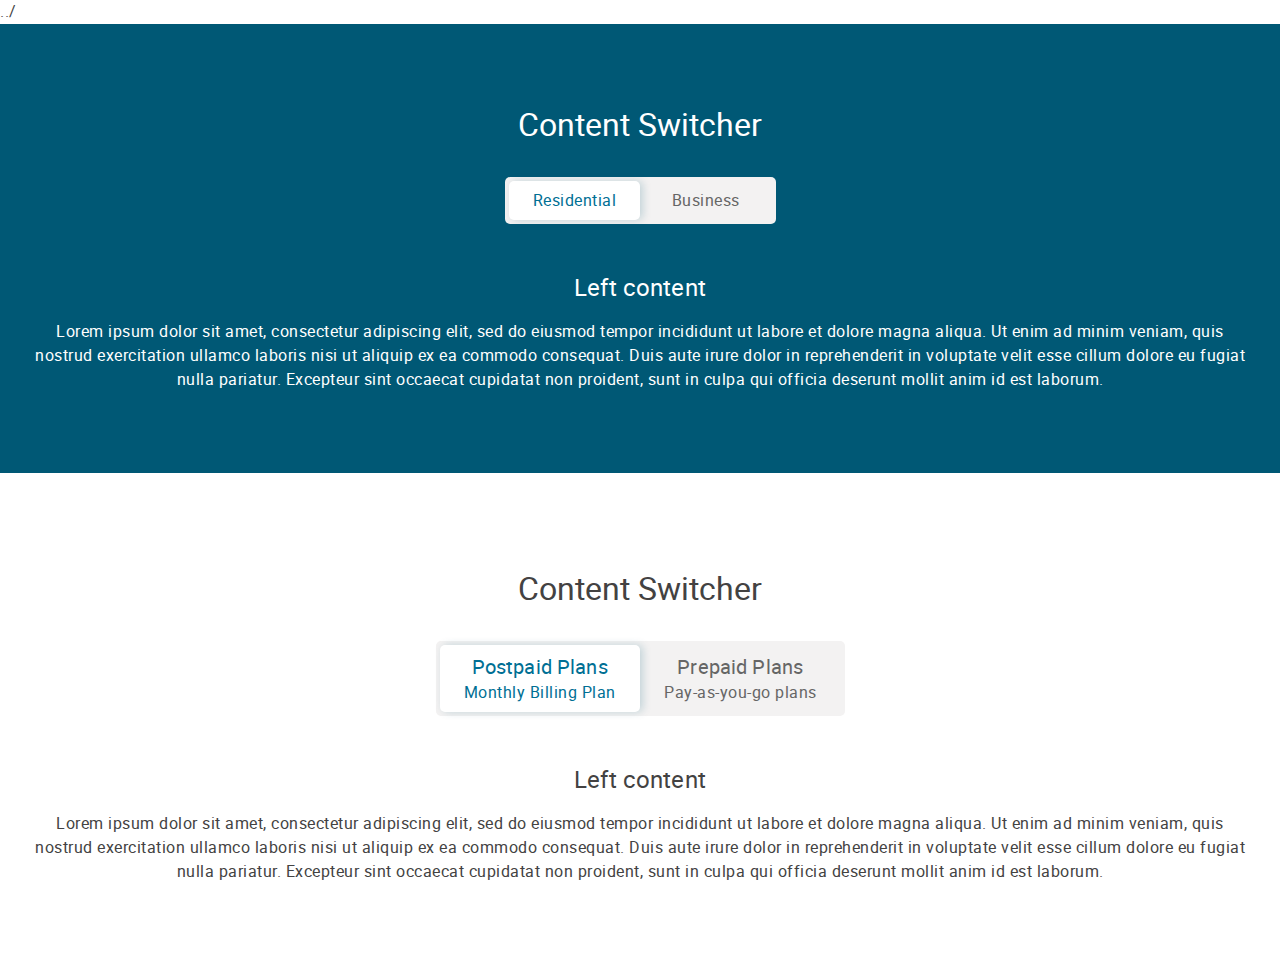
<file: demos/content-switcher/index.html>
../<!doctype html><html lang="en"><head><meta charset="UTF-8"/><meta http-equiv="X-UA-Compatible" content="IE=edge"/><meta name="viewport" content="width=device-width,initial-scale=1"/><link rel="stylesheet" href="../../assets/styles/main.css"/><link rel="icon" href="../../assets/images/favicon.ico"><title>Content Switcher</title></head><body><section class="bg--tertiary-base"><div class="container"><div class="row fs--text-center"><div class="col"><h2>Content Switcher</h2></div><div class="col"><div class="content-switcher"><input id="switch-left-1" name="switch-1" data-content-switcher="input-left" type="radio" checked="checked"/> <input id="switch-right-1" name="switch-1" data-content-switcher="input-right" type="radio"/><div class="content-switcher--pill"><label for="switch-left-1" data-content-switcher="label-right"><span class="p-1">Residential</span></label> <label for="switch-right-1" data-content-switcher="label-left"><span class="p-1">Business</span></label><div class="content-switcher--slider"></div></div><div data-content-switcher="content-left" class="content-switcher--content"><h3>Left content</h3><p>Lorem ipsum dolor sit amet, consectetur adipiscing elit, sed do eiusmod tempor incididunt ut labore et dolore magna aliqua. Ut enim ad minim veniam, quis nostrud exercitation ullamco laboris nisi ut aliquip ex ea commodo consequat. Duis aute irure dolor in reprehenderit in voluptate velit esse cillum dolore eu fugiat nulla pariatur. Excepteur sint occaecat cupidatat non proident, sunt in culpa qui officia deserunt mollit anim id est laborum.</p></div><div data-content-switcher="content-right" class="content-switcher--content"><h3>Right content</h3><p>nsectetur adipiscing elit, sed do eiusmod tempor incididunt ut labore et dolore magna aliqua. Ut enim ad minim veniam, quis nostrud exercitation ullamco laboris nisi ut aliquip ex ea commodo consequat. Duis aute irure dolor in reprehenderit in voluptate velit esse cillum dolore eu fugiat nulla pariatur. Excepteur sint occaecat cupidatat non proident, sunt in culpa qui officia deserunt mollit anim id est laborum.</p></div></div></div></div></div></section><section><div class="row fs--text-center"><div class="col"><h2>Content Switcher</h2></div><div class="col"><div class="content-switcher"><input id="switch-left-2" name="switch-2" data-content-switcher="input-left" type="radio" checked="checked"/> <input id="switch-right-2" name="switch-2" data-content-switcher="input-right" type="radio"/><div class="content-switcher--pill"><label for="switch-left-2" data-content-switcher="label-right"><span class="h-4">Postpaid Plans</span><br/><span class="p-1">Monthly Billing Plan</span></label> <label for="switch-right-2" data-content-switcher="label-left"><span class="h-4">Prepaid Plans</span><br/><span class="p-1">Pay-as-you-go plans</span></label><div class="content-switcher--slider"></div></div><div data-content-switcher="content-left" class="content-switcher--content"><h3>Left content</h3><p>Lorem ipsum dolor sit amet, consectetur adipiscing elit, sed do eiusmod tempor incididunt ut labore et dolore magna aliqua. Ut enim ad minim veniam, quis nostrud exercitation ullamco laboris nisi ut aliquip ex ea commodo consequat. Duis aute irure dolor in reprehenderit in voluptate velit esse cillum dolore eu fugiat nulla pariatur. Excepteur sint occaecat cupidatat non proident, sunt in culpa qui officia deserunt mollit anim id est laborum.</p></div><div data-content-switcher="content-right" class="content-switcher--content"><h3>Right content</h3><p>nsectetur adipiscing elit, sed do eiusmod tempor incididunt ut labore et dolore magna aliqua. Ut enim ad minim veniam, quis nostrud exercitation ullamco laboris nisi ut aliquip ex ea commodo consequat. Duis aute irure dolor in reprehenderit in voluptate velit esse cillum dolore eu fugiat nulla pariatur. Excepteur sint occaecat cupidatat non proident, sunt in culpa qui officia deserunt mollit anim id est laborum.</p></div></div></div></div></section></body></html>
</file>
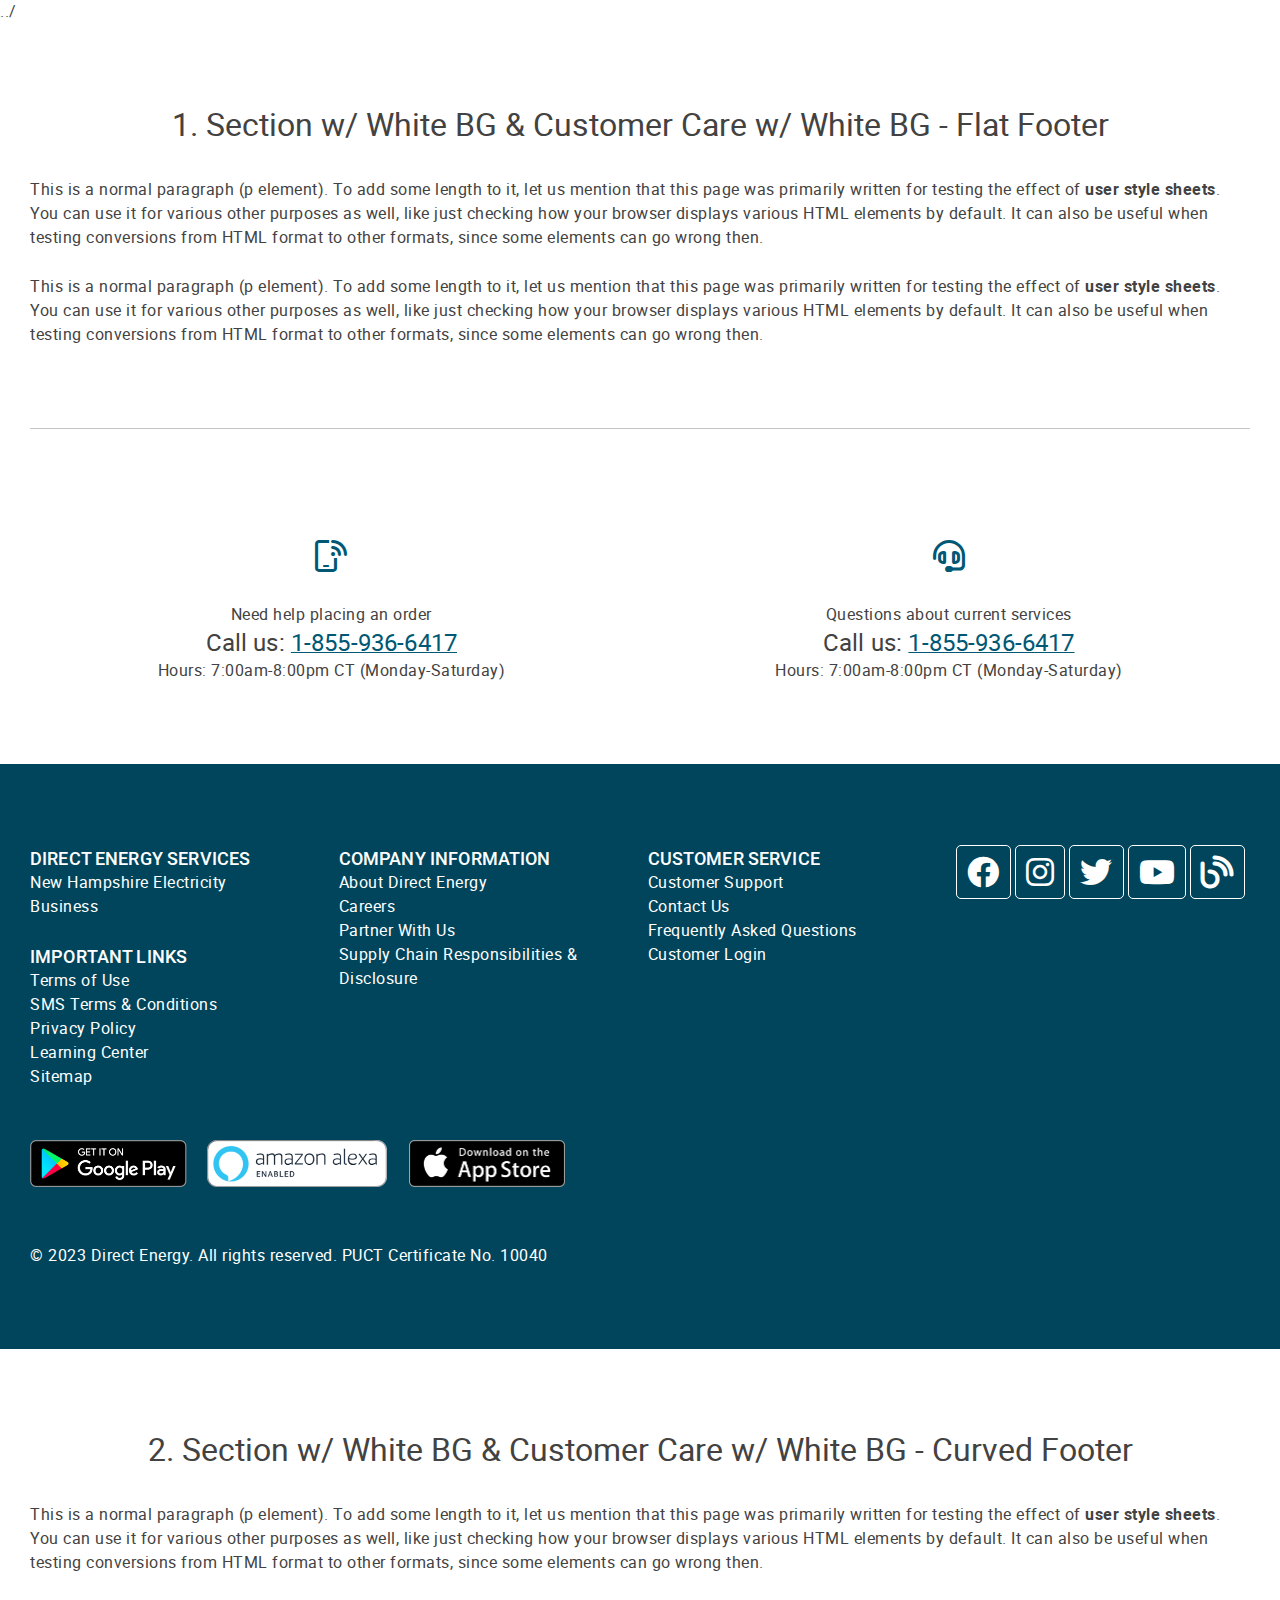
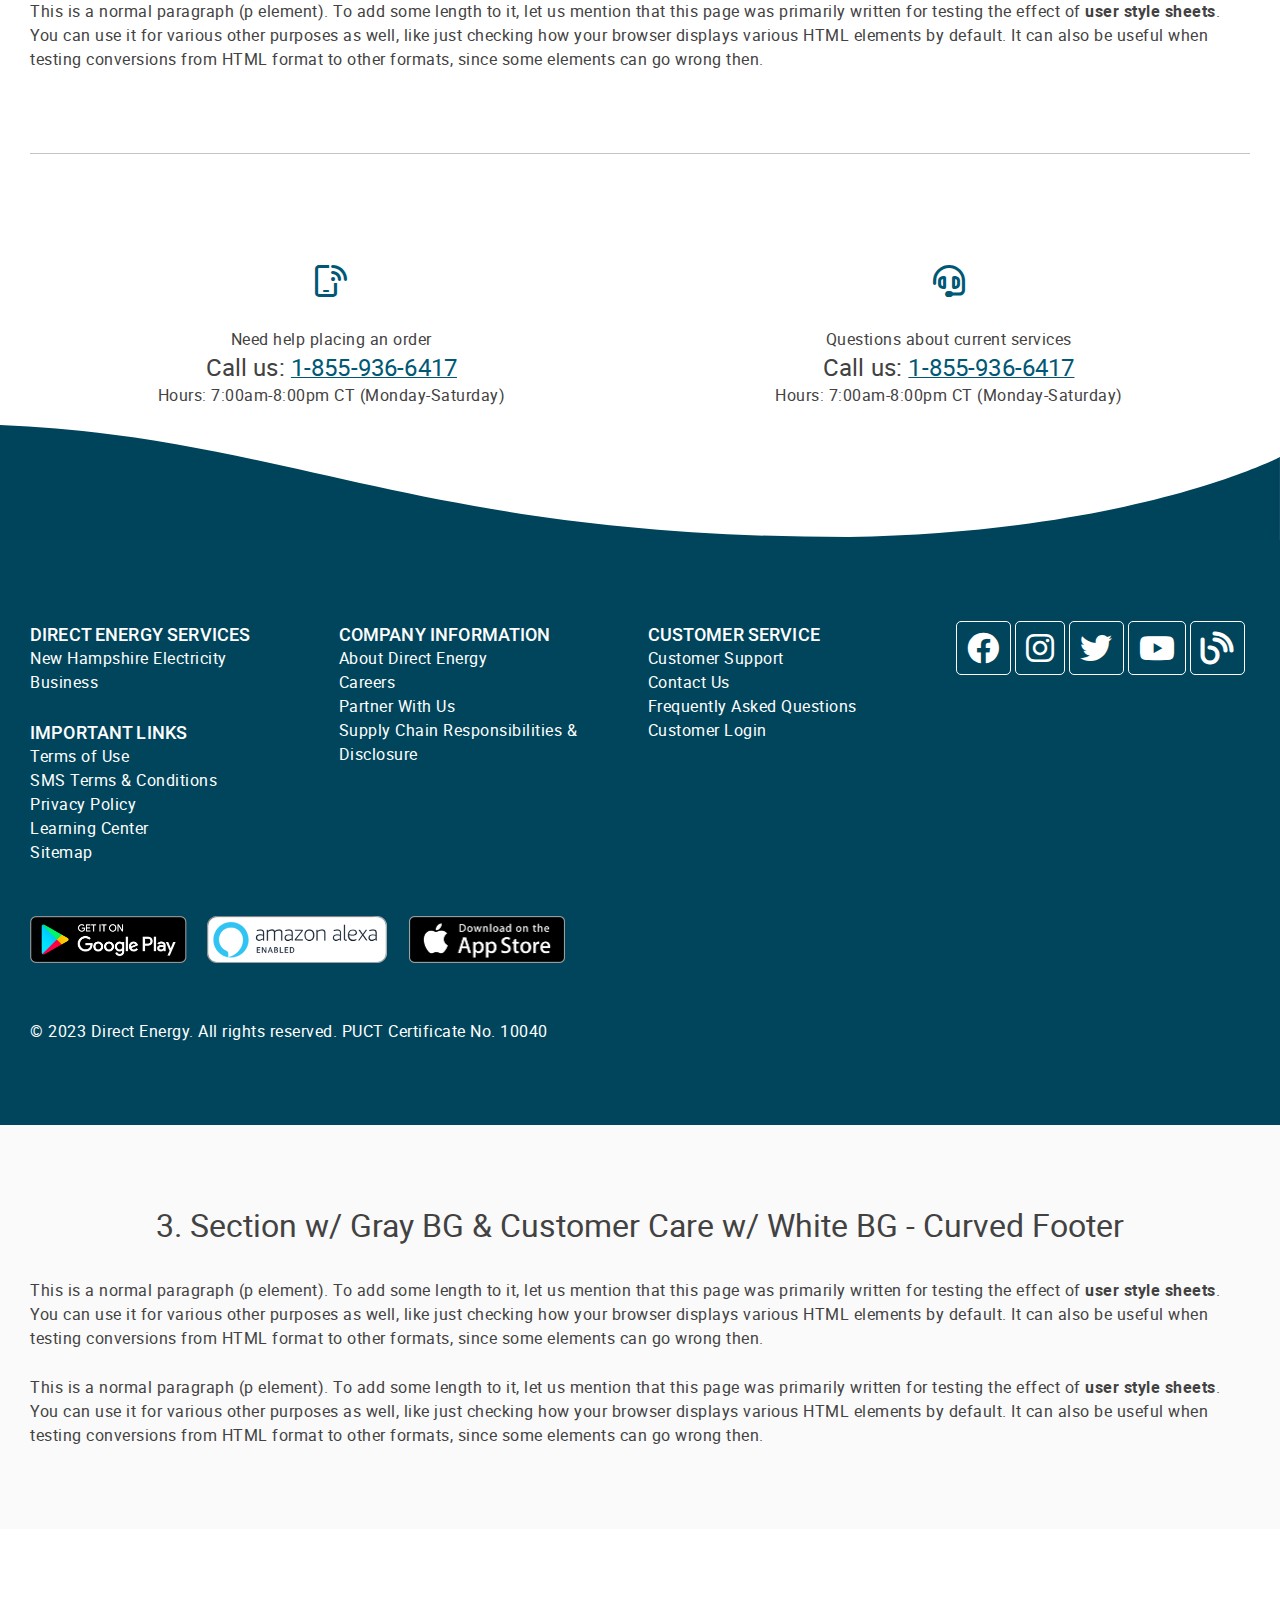
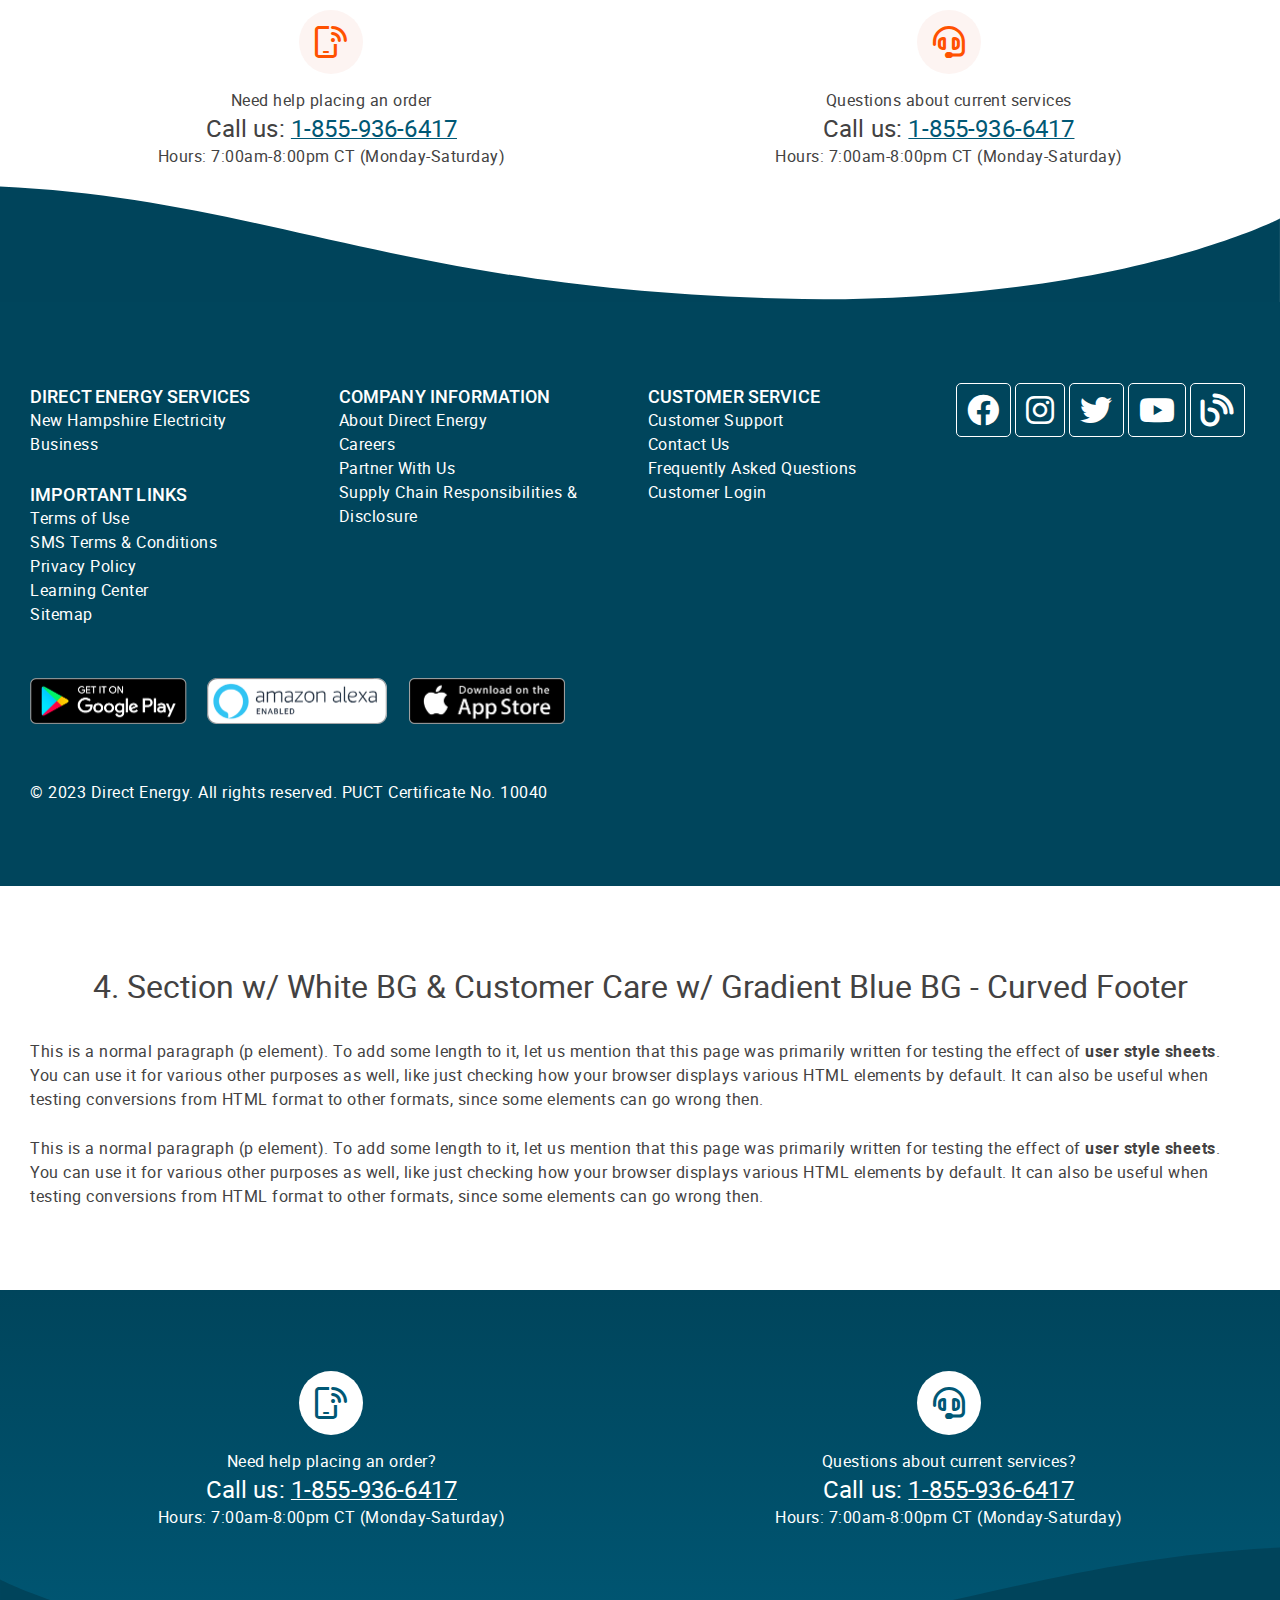
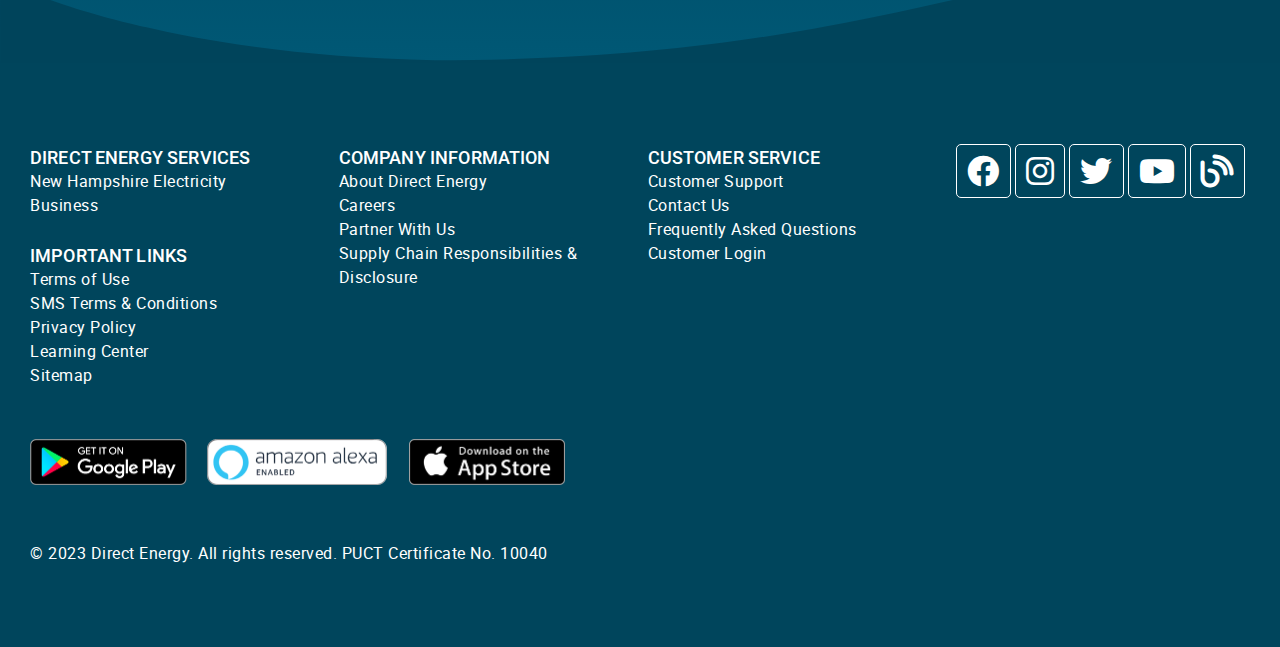
<file: demos/customer-care/index.html>
../<!doctype html><html lang="en" class="de-theme"><head><meta charset="UTF-8"/><meta http-equiv="X-UA-Compatible" content="IE=edge"/><meta name="viewport" content="width=device-width,initial-scale=1"/><title>customer care</title><link rel="stylesheet" href="../../assets/styles/main.css"/><link rel="stylesheet" href="../../assets/styles/custom-icons.css"/><link rel="stylesheet" href="../../assets/styles/fontawesome.css"/><link rel="stylesheet" href="../../assets/styles/regular.css"/><link rel="stylesheet" href="../../assets/styles/brands.css"/><link rel="icon" href="../../assets/images/favicon.ico"></head><body><section><div class="container"><div class="row"><div class="col"><h2 class="fs--text-center">1. Section w/ White BG & Customer Care w/ White BG - Flat Footer</h2></div><div class="col"><p>This is a normal paragraph (<code>p</code> element). To add some length to it, let us mention that this page was primarily written for testing the effect of <strong>user style sheets</strong>. You can use it for various other purposes as well, like just checking how your browser displays various HTML elements by default. It can also be useful when testing conversions from HTML format to other formats, since some elements can go wrong then.</p><p>This is a normal paragraph (<code>p</code> element). To add some length to it, let us mention that this page was primarily written for testing the effect of <strong>user style sheets</strong>. You can use it for various other purposes as well, like just checking how your browser displays various HTML elements by default. It can also be useful when testing conversions from HTML format to other formats, since some elements can go wrong then.</p></div></div></div></section><section class="customer-care"><div class="container"><div class="row fs--text-center grid-divider"><div class="col--md-4 col--lg-6"><i class="icon-lg fa-light clr--tertiary-base fa-mobile-signal-out bg--white-base mg-b--15"></i><p class="p-1 mg-b--0">Need help placing an order</p><h3 class="h-3 mg-b--0">Call us: <a href="tel:1-855-936-6417">1-855-936-6417</a></h3><p class="hours p-1 mg-b--0"><span>Hours: 7:00am-8:00pm CT</span> <span>(Monday-Saturday)</span></p></div><div class="col--md-4 col--lg-6"><i class="icon-lg fa-light clr--tertiary-base fa-headset bg--white-base mg-b--15"></i><p class="p-1 mg-b--0">Questions about current services</p><h3 class="h-3 mg-b--0">Call us: <a href="tel:1-855-936-6417">1-855-936-6417</a></h3><p class="hours p-1 mg-b--0"><span>Hours: 7:00am-8:00pm CT</span> <span>(Monday-Saturday)</span></p></div></div></div></section><section class="bg--tertiary-dark-2 footer"><div class="container"><div class="row"><div class="col--md-odd-3 col--lg-3"><span class="link-list--head">DIRECT ENERGY SERVICES</span><ul class="fs--link-list"><li><a href="#">New Hampshire Electricity</a></li><li><a href="#">Business</a></li></ul><span class="link-list--head">IMPORTANT LINKS</span><ul class="fs--link-list"><li></li><li><a href="#">Terms of Use</a></li><li><a href="#">SMS Terms &amp; Conditions</a></li><li></li><li><a href="#">Privacy Policy</a></li><li><a href="#">Learning Center</a></li><li><a href="#">Sitemap</a></li></ul></div><div class="col--md-odd-3 col--lg-3"><span class="link-list--head">COMPANY INFORMATION</span><ul class="fs--link-list"><li><a href="#">About Direct Energy</a></li><li><a href="#" target="_blank">Careers</a></li><li><a href="#">Partner With Us</a></li><li><a href="#" target="_blank">Supply Chain Responsibilities &amp; Disclosure</a></li></ul></div><div class="col--md-odd-3 col--lg-3"><span class="link-list--head">CUSTOMER SERVICE</span><ul class="fs--link-list"><li><a href="#">Customer Support</a></li><li><a href="#">Contact Us</a></li><li><a href="#">Frequently Asked Questions</a></li><li><a href="#">Customer Login</a></li></ul></div><div class="col--md-4 col--lg-3 mg-t--sm-20 mg-t--md-35"><span class="social"><ul class="fs--link-list"><li><a target="_blank" href="#" class="social-icon" title="Facebook"><i class="icon-lg fa-brands fa-facebook"></i></a></li><li><a target="_blank" href="#/" class="social-icon" title="Instagram" aria-hidden="true"><i class="icon-lg fa-brands fa-instagram"></i></a></li><li><a target="_blank" href="#" class="social-icon" title="Twitter"><i class="icon-lg fa-brands fa-twitter"></i></a></li><li><a target="_blank" href="#" class="social-icon" title="YouTube"><i class="icon-lg fa-brands fa-youtube"></i></a></li><li><a target="_blank" href="#" class="social-icon" title="Blog"><i class="icon-lg fa-solid fa-blog"></i></a></li></ul></span></div></div><div class="row"><div class="col mg-t--35 mg-b--35"><a href="#" title="Google Play Store" class="store-button" target="_blank"><img src="/assets/images/playstore-button.png"/> </a><a href="#" class="store-button" title="Amazon Alexa" target="_blank"><img src="/assets/images/alexa-button.png"/> </a><a href="#" class="store-button" title="Apple iOS AppStore" target="_blank"><img src="/assets/images/appstore-button.png"/></a></div><div class="col"><p>© 2023 Direct Energy. All rights reserved. PUCT Certificate No. 10040</p></div></div></div></section><section><div class="container"><div class="row"><div class="col"><h2 class="fs--text-center">2. Section w/ White BG & Customer Care w/ White BG - Curved Footer</h2></div><div class="col"><p>This is a normal paragraph (<code>p</code> element). To add some length to it, let us mention that this page was primarily written for testing the effect of <strong>user style sheets</strong>. You can use it for various other purposes as well, like just checking how your browser displays various HTML elements by default. It can also be useful when testing conversions from HTML format to other formats, since some elements can go wrong then.</p><p>This is a normal paragraph (<code>p</code> element). To add some length to it, let us mention that this page was primarily written for testing the effect of <strong>user style sheets</strong>. You can use it for various other purposes as well, like just checking how your browser displays various HTML elements by default. It can also be useful when testing conversions from HTML format to other formats, since some elements can go wrong then.</p></div></div></div></section><section class="bg-btm-curv-reverse bg-curv--tertiary-dark-1 customer-care"><div class="container"><div class="row fs--text-center grid-divider"><div class="col--md-4 col--lg-6"><i class="icon-lg fa-light clr--tertiary-base fa-mobile-signal-out bg--white-base mg-b--15"></i><p class="p-1 mg-b--0">Need help placing an order</p><h3 class="h-3 mg-b--0">Call us: <a href="tel:1-855-936-6417">1-855-936-6417</a></h3><p class="hours p-1 mg-b--0"><span>Hours: 7:00am-8:00pm CT</span> <span>(Monday-Saturday)</span></p></div><div class="col--md-4 col--lg-6"><i class="icon-lg fa-light clr--tertiary-base fa-headset bg--white-base mg-b--15"></i><p class="p-1 mg-b--0">Questions about current services</p><h3 class="h-3 mg-b--0">Call us: <a href="tel:1-855-936-6417">1-855-936-6417</a></h3><p class="hours p-1 mg-b--0"><span>Hours: 7:00am-8:00pm CT</span> <span>(Monday-Saturday)</span></p></div></div></div></section><section class="bg--tertiary-dark-2 footer"><div class="container"><div class="row"><div class="col--md-odd-3 col--lg-3"><span class="link-list--head">DIRECT ENERGY SERVICES</span><ul class="fs--link-list"><li><a href="#">New Hampshire Electricity</a></li><li><a href="#">Business</a></li></ul><span class="link-list--head">IMPORTANT LINKS</span><ul class="fs--link-list"><li></li><li><a href="#">Terms of Use</a></li><li><a href="#">SMS Terms &amp; Conditions</a></li><li></li><li><a href="#">Privacy Policy</a></li><li><a href="#">Learning Center</a></li><li><a href="#">Sitemap</a></li></ul></div><div class="col--md-odd-3 col--lg-3"><span class="link-list--head">COMPANY INFORMATION</span><ul class="fs--link-list"><li><a href="#">About Direct Energy</a></li><li><a href="#" target="_blank">Careers</a></li><li><a href="#">Partner With Us</a></li><li><a href="#" target="_blank">Supply Chain Responsibilities &amp; Disclosure</a></li></ul></div><div class="col--md-odd-3 col--lg-3"><span class="link-list--head">CUSTOMER SERVICE</span><ul class="fs--link-list"><li><a href="#">Customer Support</a></li><li><a href="#">Contact Us</a></li><li><a href="#">Frequently Asked Questions</a></li><li><a href="#">Customer Login</a></li></ul></div><div class="col--md-4 col--lg-3 mg-t--sm-20 mg-t--md-35"><span class="social"><ul class="fs--link-list"><li><a target="_blank" href="#" class="social-icon" title="Facebook"><i class="icon-lg fa-brands fa-facebook"></i></a></li><li><a target="_blank" href="#/" class="social-icon" title="Instagram" aria-hidden="true"><i class="icon-lg fa-brands fa-instagram"></i></a></li><li><a target="_blank" href="#" class="social-icon" title="Twitter"><i class="icon-lg fa-brands fa-twitter"></i></a></li><li><a target="_blank" href="#" class="social-icon" title="YouTube"><i class="icon-lg fa-brands fa-youtube"></i></a></li><li><a target="_blank" href="#" class="social-icon" title="Blog"><i class="icon-lg fa-solid fa-blog"></i></a></li></ul></span></div></div><div class="row"><div class="col mg-t--35 mg-b--35"><a href="#" title="Google Play Store" class="store-button" target="_blank"><img src="/assets/images/playstore-button.png"/> </a><a href="#" class="store-button" title="Amazon Alexa" target="_blank"><img src="/assets/images/alexa-button.png"/> </a><a href="#" class="store-button" title="Apple iOS AppStore" target="_blank"><img src="/assets/images/appstore-button.png"/></a></div><div class="col"><p>© 2023 Direct Energy. All rights reserved. PUCT Certificate No. 10040</p></div></div></div></section><section class="bg--secondary-light-1"><div class="container"><div class="row"><div class="col"><h2 class="fs--text-center">3. Section w/ Gray BG & Customer Care w/ White BG - Curved Footer</h2></div><div class="col"><p>This is a normal paragraph (<code>p</code> element). To add some length to it, let us mention that this page was primarily written for testing the effect of <strong>user style sheets</strong>. You can use it for various other purposes as well, like just checking how your browser displays various HTML elements by default. It can also be useful when testing conversions from HTML format to other formats, since some elements can go wrong then.</p><p>This is a normal paragraph (<code>p</code> element). To add some length to it, let us mention that this page was primarily written for testing the effect of <strong>user style sheets</strong>. You can use it for various other purposes as well, like just checking how your browser displays various HTML elements by default. It can also be useful when testing conversions from HTML format to other formats, since some elements can go wrong then.</p></div></div></div></section><section class="bg-btm-curv-reverse bg-curv--tertiary-dark-1 customer-care"><div class="container"><div class="row fs--text-center grid-divider"><div class="col--md-4 col--lg-6"><i class="icon-lg fa-light fa-mobile-signal-out bg--primary-light-1 mg-b--15"></i><p class="p-1 mg-b--0">Need help placing an order</p><h3 class="h-3 mg-b--0">Call us: <a href="tel:1-855-936-6417">1-855-936-6417</a></h3><p class="hours p-1 mg-b--0"><span>Hours: 7:00am-8:00pm CT</span> <span>(Monday-Saturday)</span></p></div><div class="col--md-4 col--lg-6"><i class="icon-lg fa-light fa-headset bg--primary-light-1 mg-b--15"></i><p class="p-1 mg-b--0">Questions about current services</p><h3 class="h-3 mg-b--0">Call us: <a href="tel:1-855-936-6417">1-855-936-6417</a></h3><p class="hours p-1 mg-b--0"><span>Hours: 7:00am-8:00pm CT</span> <span>(Monday-Saturday)</span></p></div></div></div></section><section class="bg--tertiary-dark-2 footer"><div class="container"><div class="row"><div class="col--md-odd-3 col--lg-3"><span class="link-list--head">DIRECT ENERGY SERVICES</span><ul class="fs--link-list"><li><a href="#">New Hampshire Electricity</a></li><li><a href="#">Business</a></li></ul><span class="link-list--head">IMPORTANT LINKS</span><ul class="fs--link-list"><li></li><li><a href="#">Terms of Use</a></li><li><a href="#">SMS Terms &amp; Conditions</a></li><li></li><li><a href="#">Privacy Policy</a></li><li><a href="#">Learning Center</a></li><li><a href="#">Sitemap</a></li></ul></div><div class="col--md-odd-3 col--lg-3"><span class="link-list--head">COMPANY INFORMATION</span><ul class="fs--link-list"><li><a href="#">About Direct Energy</a></li><li><a href="#" target="_blank">Careers</a></li><li><a href="#">Partner With Us</a></li><li><a href="#" target="_blank">Supply Chain Responsibilities &amp; Disclosure</a></li></ul></div><div class="col--md-odd-3 col--lg-3"><span class="link-list--head">CUSTOMER SERVICE</span><ul class="fs--link-list"><li><a href="#">Customer Support</a></li><li><a href="#">Contact Us</a></li><li><a href="#">Frequently Asked Questions</a></li><li><a href="#">Customer Login</a></li></ul></div><div class="col--md-4 col--lg-3 mg-t--sm-20 mg-t--md-35"><span class="social"><ul class="fs--link-list"><li><a target="_blank" href="#" class="social-icon" title="Facebook"><i class="icon-lg fa-brands fa-facebook"></i></a></li><li><a target="_blank" href="#/" class="social-icon" title="Instagram" aria-hidden="true"><i class="icon-lg fa-brands fa-instagram"></i></a></li><li><a target="_blank" href="#" class="social-icon" title="Twitter"><i class="icon-lg fa-brands fa-twitter"></i></a></li><li><a target="_blank" href="#" class="social-icon" title="YouTube"><i class="icon-lg fa-brands fa-youtube"></i></a></li><li><a target="_blank" href="#" class="social-icon" title="Blog"><i class="icon-lg fa-solid fa-blog"></i></a></li></ul></span></div></div><div class="row"><div class="col mg-t--35 mg-b--35"><a href="#" title="Google Play Store" class="store-button" target="_blank"><img src="/assets/images/playstore-button.png"/> </a><a href="#" class="store-button" title="Amazon Alexa" target="_blank"><img src="/assets/images/alexa-button.png"/> </a><a href="#" class="store-button" title="Apple iOS AppStore" target="_blank"><img src="/assets/images/appstore-button.png"/></a></div><div class="col"><p>© 2023 Direct Energy. All rights reserved. PUCT Certificate No. 10040</p></div></div></div></section><section><div class="container"><div class="row"><div class="col"><h2 class="fs--text-center">4. Section w/ White BG & Customer Care w/ Gradient Blue BG - Curved Footer</h2></div><div class="col"><p>This is a normal paragraph (<code>p</code> element). To add some length to it, let us mention that this page was primarily written for testing the effect of <strong>user style sheets</strong>. You can use it for various other purposes as well, like just checking how your browser displays various HTML elements by default. It can also be useful when testing conversions from HTML format to other formats, since some elements can go wrong then.</p><p>This is a normal paragraph (<code>p</code> element). To add some length to it, let us mention that this page was primarily written for testing the effect of <strong>user style sheets</strong>. You can use it for various other purposes as well, like just checking how your browser displays various HTML elements by default. It can also be useful when testing conversions from HTML format to other formats, since some elements can go wrong then.</p></div></div></div></section><section class="bg--tertiary-base--grad-1 bg-btm-curv bg-curv--tertiary-dark-1 customer-care"><div class="container"><div class="row fs--text-center grid-divider-dashed"><div class="col--md-4 col--lg-6"><i class="icon-lg fa-light fa-mobile-signal-out clr--tertiary-base bg--white-base mg-b--15"></i><p class="p-1 mg-b--0">Need help placing an order?</p><h3 class="h-3 mg-b--0">Call us: <a href="tel:1-855-936-6417">1-855-936-6417</a></h3><p class="hours p-1 mg-b--0"><span>Hours: 7:00am-8:00pm CT</span> <span>(Monday-Saturday)</span></p></div><div class="col--md-4 col--lg-6"><i class="icon-lg fa-light fa-headset clr--tertiary-base bg--white-base mg-b--15"></i><p class="p-1 mg-b--0">Questions about current services?</p><h3 class="h-3 mg-b--0">Call us: <a href="tel:1-855-936-6417">1-855-936-6417</a></h3><p class="hours p-1 mg-b--0"><span>Hours: 7:00am-8:00pm CT</span> <span>(Monday-Saturday)</span></p></div></div></div></section><section class="bg--tertiary-dark-2 footer"><div class="container"><div class="row"><div class="col--md-odd-3 col--lg-3"><span class="link-list--head">DIRECT ENERGY SERVICES</span><ul class="fs--link-list"><li><a href="#">New Hampshire Electricity</a></li><li><a href="#">Business</a></li></ul><span class="link-list--head">IMPORTANT LINKS</span><ul class="fs--link-list"><li></li><li><a href="#">Terms of Use</a></li><li><a href="#">SMS Terms &amp; Conditions</a></li><li></li><li><a href="#">Privacy Policy</a></li><li><a href="#">Learning Center</a></li><li><a href="#">Sitemap</a></li></ul></div><div class="col--md-odd-3 col--lg-3"><span class="link-list--head">COMPANY INFORMATION</span><ul class="fs--link-list"><li><a href="#">About Direct Energy</a></li><li><a href="#" target="_blank">Careers</a></li><li><a href="#">Partner With Us</a></li><li><a href="#" target="_blank">Supply Chain Responsibilities &amp; Disclosure</a></li></ul></div><div class="col--md-odd-3 col--lg-3"><span class="link-list--head">CUSTOMER SERVICE</span><ul class="fs--link-list"><li><a href="#">Customer Support</a></li><li><a href="#">Contact Us</a></li><li><a href="#">Frequently Asked Questions</a></li><li><a href="#">Customer Login</a></li></ul></div><div class="col--md-4 col--lg-3 mg-t--sm-20 mg-t--md-35"><span class="social"><ul class="fs--link-list"><li><a target="_blank" href="#" class="social-icon" title="Facebook"><i class="icon-lg fa-brands fa-facebook"></i></a></li><li><a target="_blank" href="#/" class="social-icon" title="Instagram" aria-hidden="true"><i class="icon-lg fa-brands fa-instagram"></i></a></li><li><a target="_blank" href="#" class="social-icon" title="Twitter"><i class="icon-lg fa-brands fa-twitter"></i></a></li><li><a target="_blank" href="#" class="social-icon" title="YouTube"><i class="icon-lg fa-brands fa-youtube"></i></a></li><li><a target="_blank" href="#" class="social-icon" title="Blog"><i class="icon-lg fa-solid fa-blog"></i></a></li></ul></span></div></div><div class="row"><div class="col mg-t--35 mg-b--35"><a href="#" title="Google Play Store" class="store-button" target="_blank"><img src="/assets/images/playstore-button.png"/> </a><a href="#" class="store-button" title="Amazon Alexa" target="_blank"><img src="/assets/images/alexa-button.png"/> </a><a href="#" class="store-button" title="Apple iOS AppStore" target="_blank"><img src="/assets/images/appstore-button.png"/></a></div><div class="col"><p>© 2023 Direct Energy. All rights reserved. PUCT Certificate No. 10040</p></div></div></div></section></body></html>
</file>
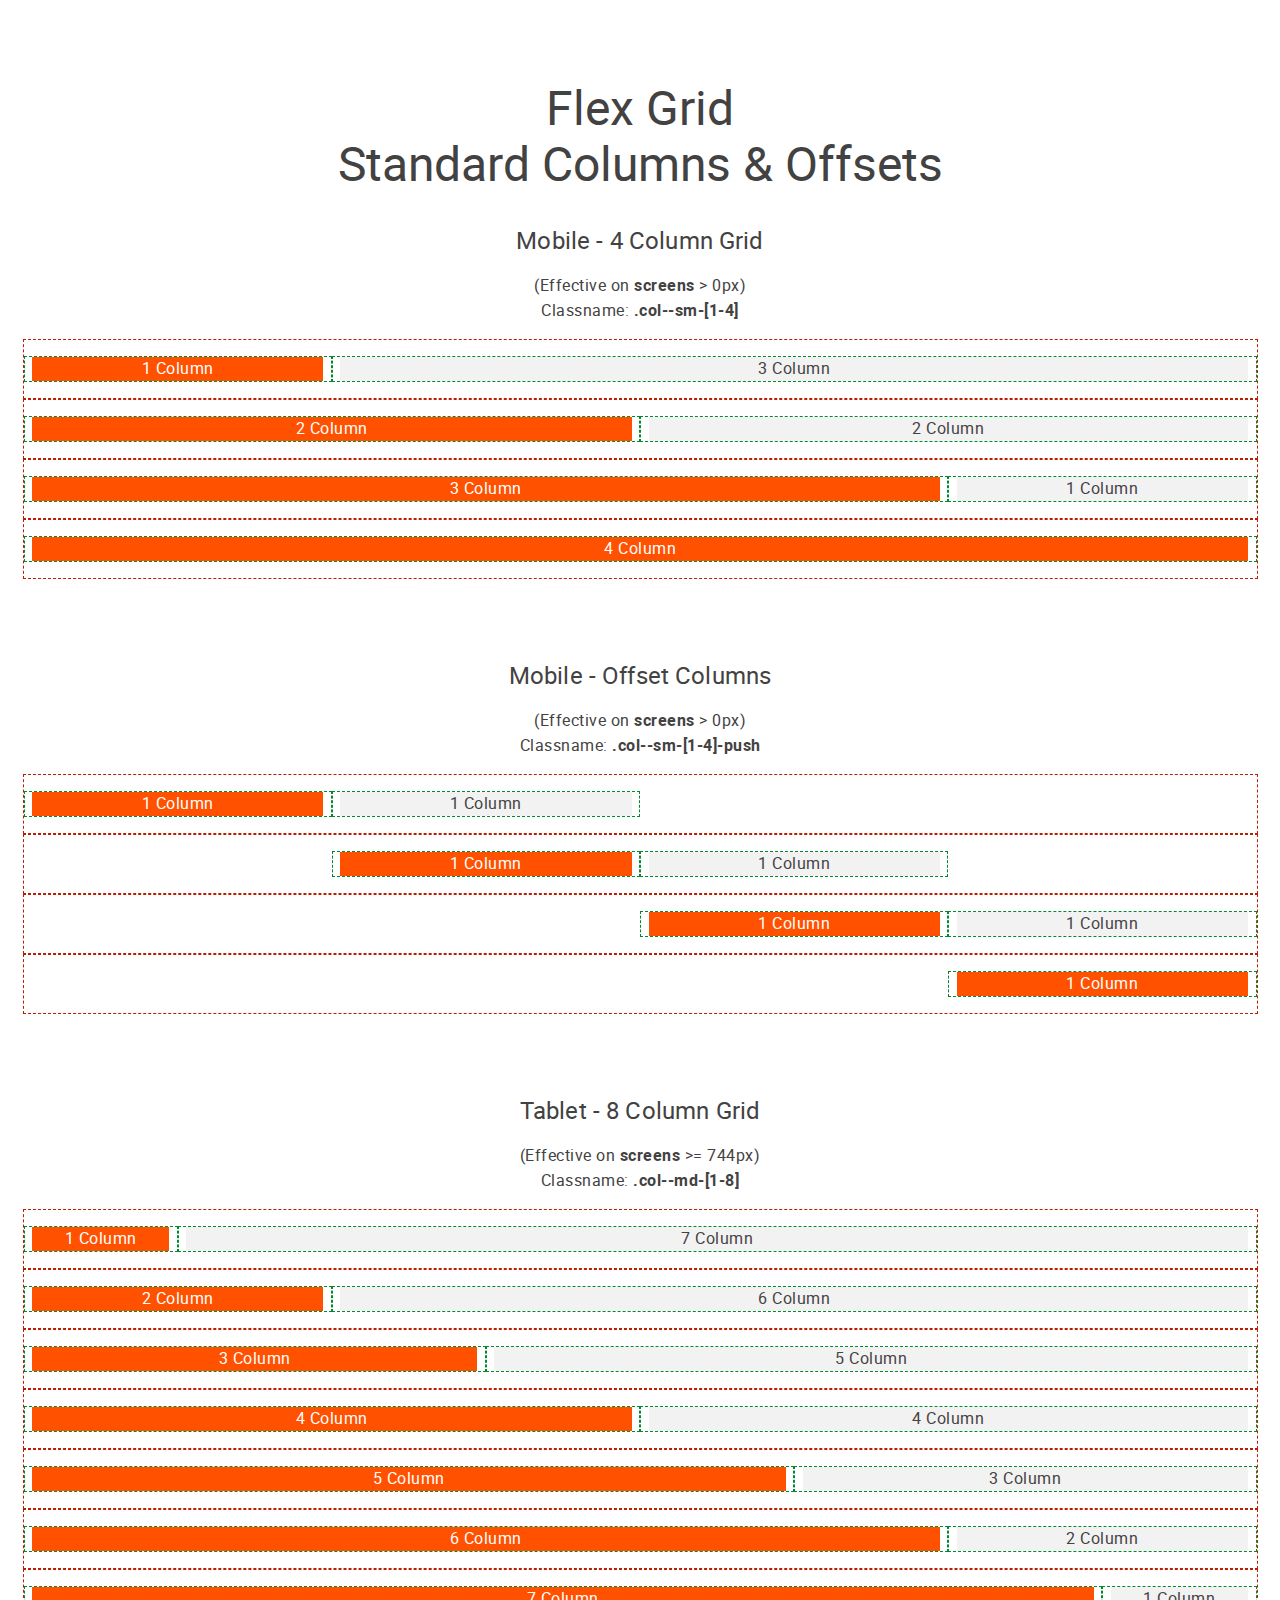
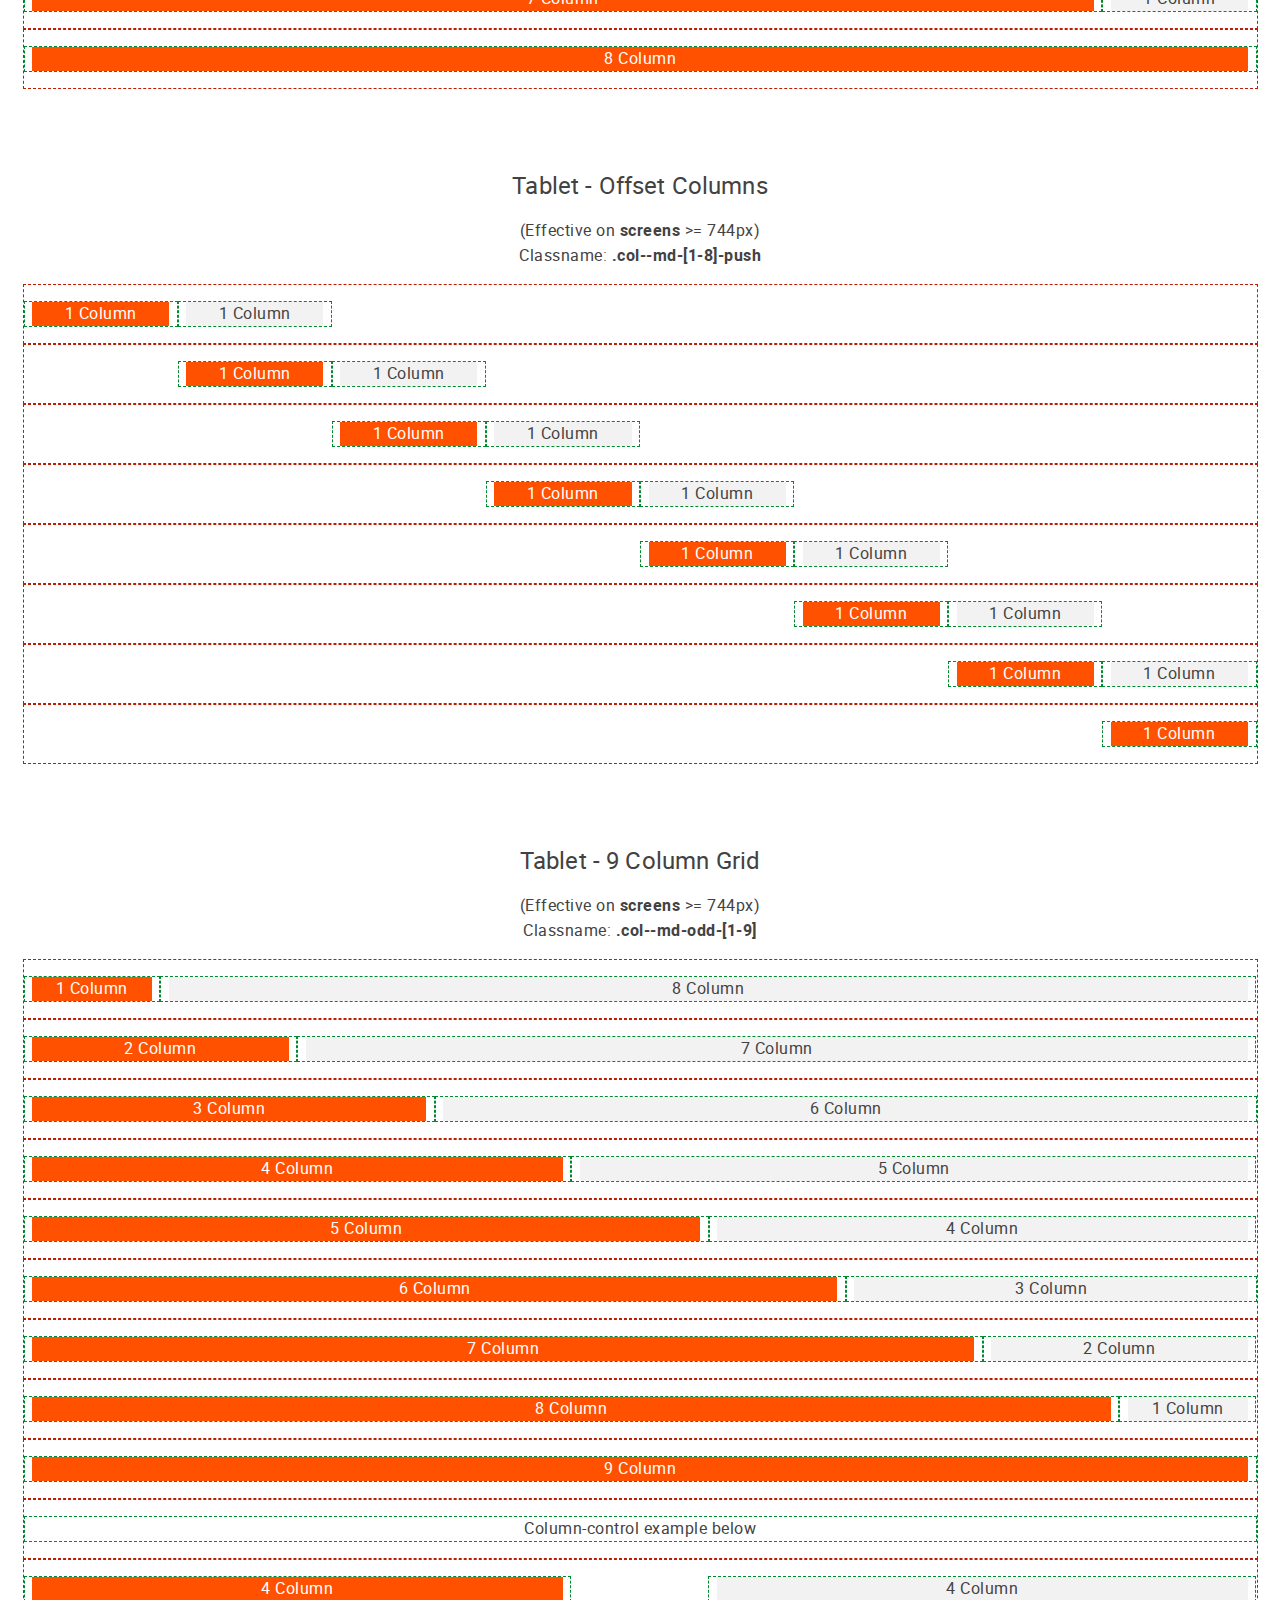
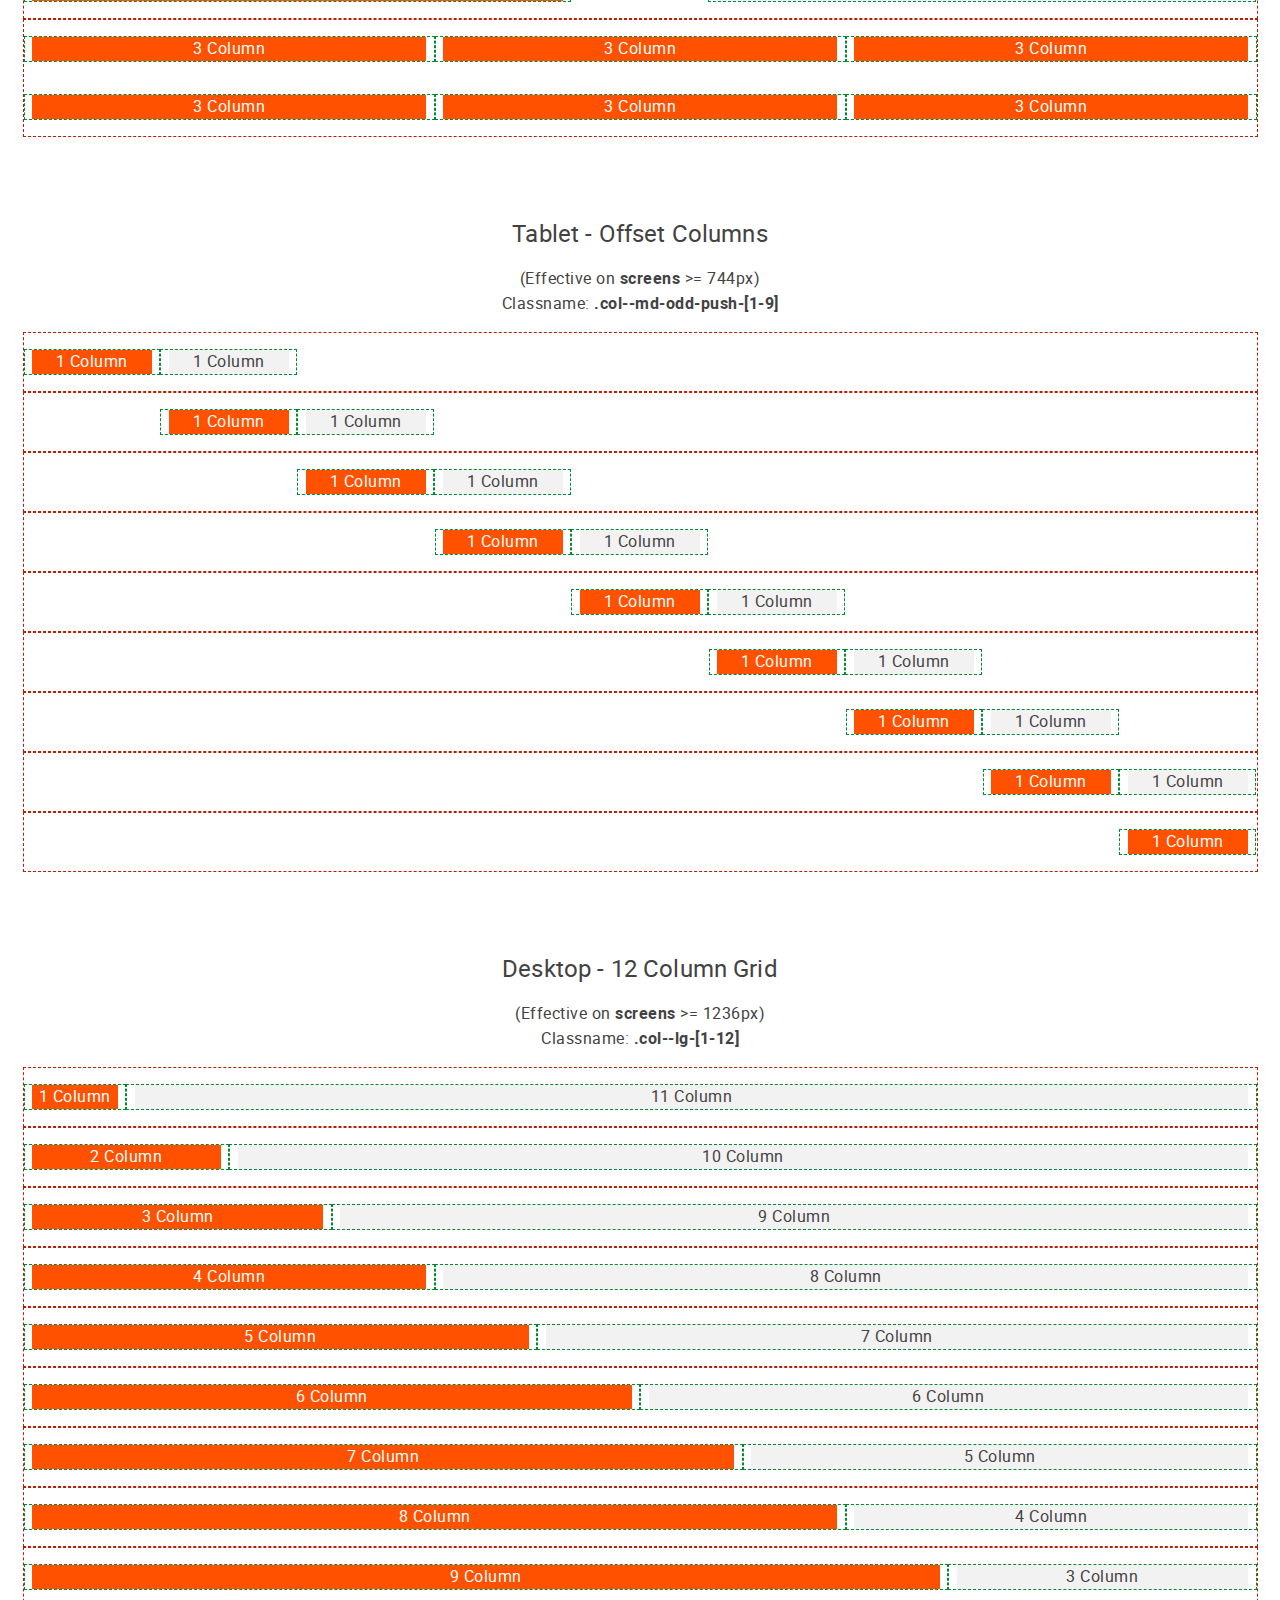
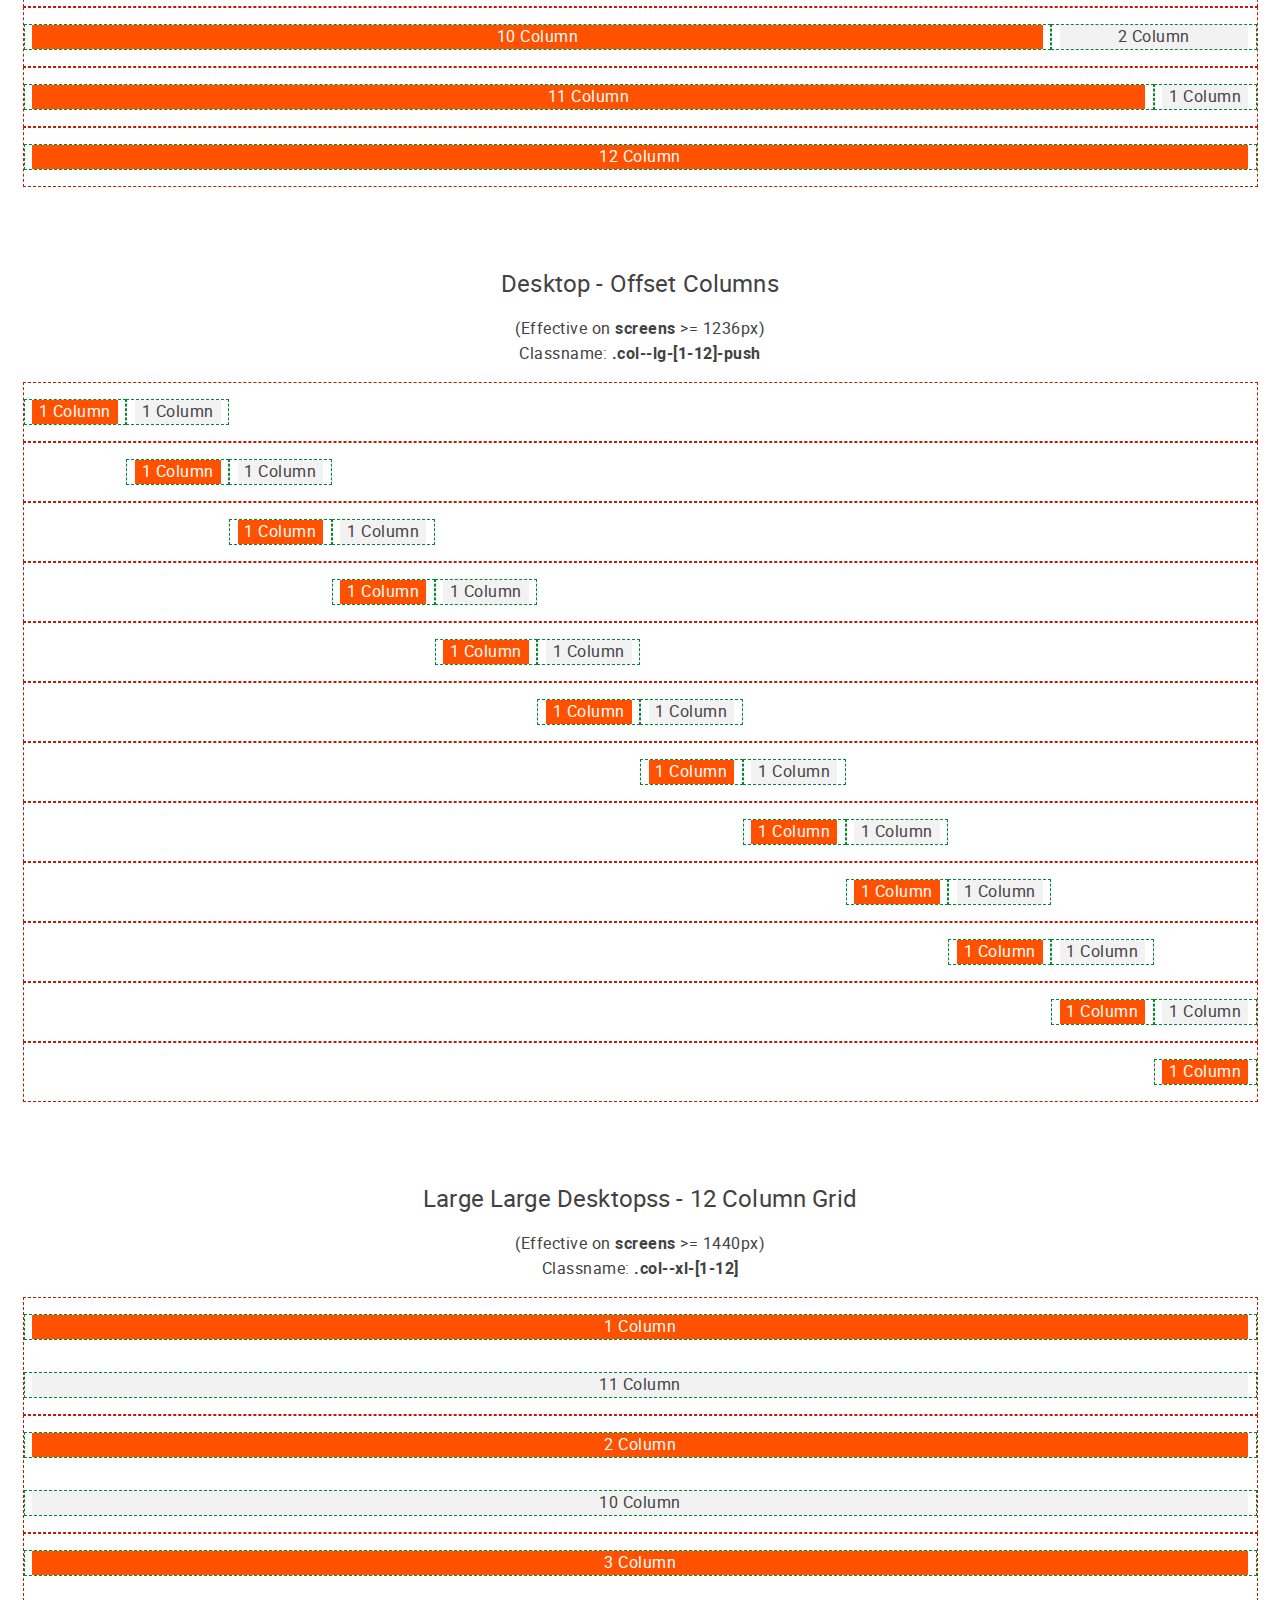
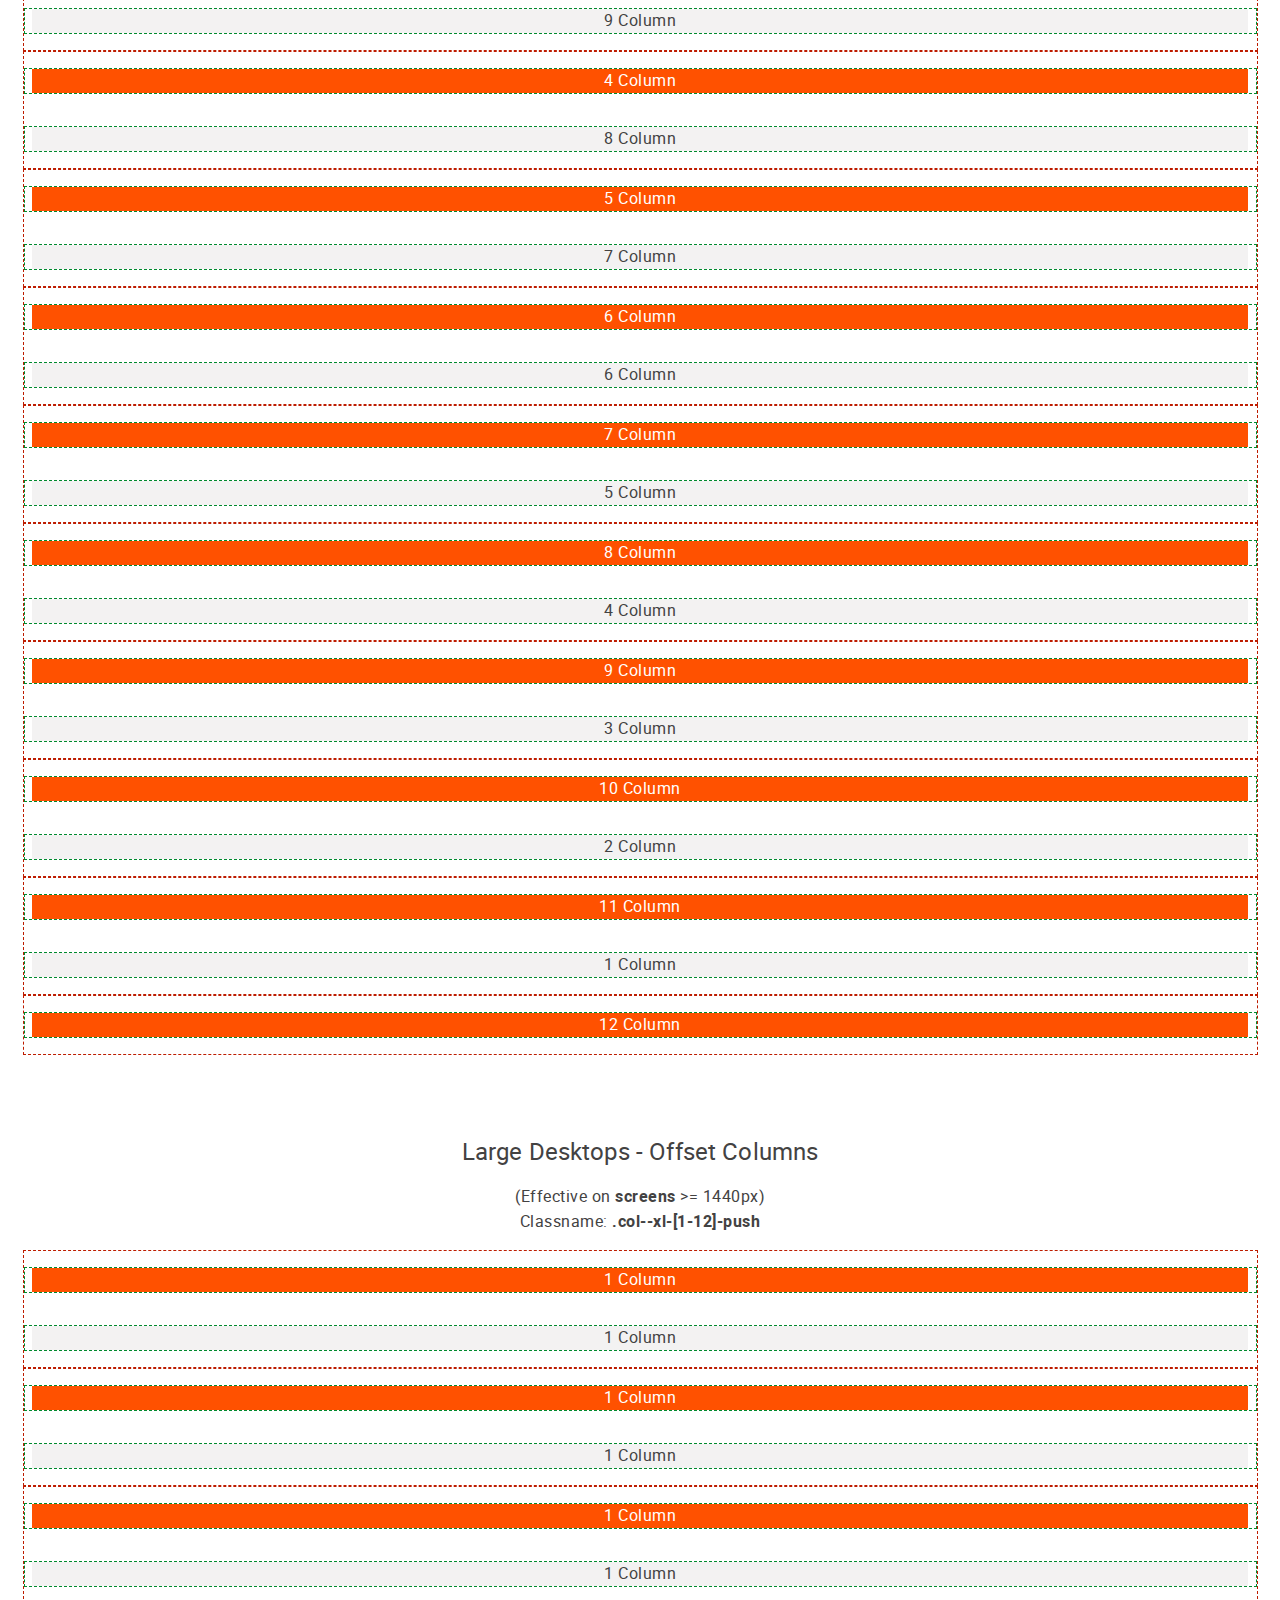
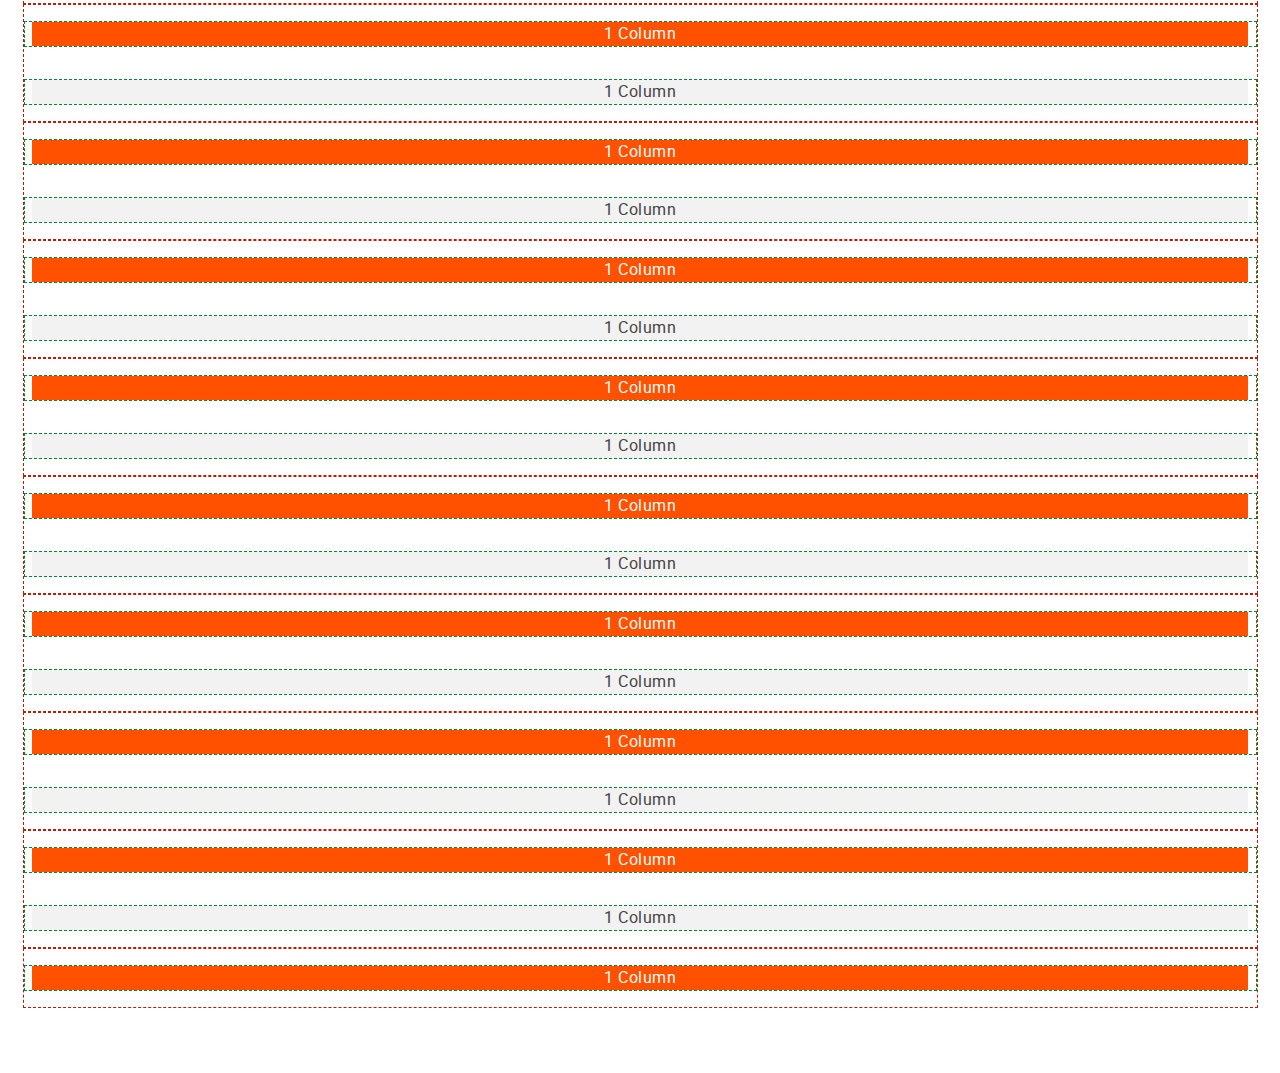
<file: demos/flex-grid/index.html>
<!doctype html><html lang="en" class="de-theme"><head><meta charset="UTF-8"/><meta http-equiv="X-UA-Compatible" content="IE=edge"/><meta name="viewport" content="width=device-width,initial-scale=1"/><title>Flex Grid</title><link rel="stylesheet" href="../../assets/styles/main.css"/><link rel="stylesheet" href="../../assets/styles/grid-demo.css"/><link rel="icon" href="../../assets/images/favicon.ico"></head><body><section><div class="container fs--text-center"><div class="row bg--white-base"><div class="col--sm-4 no-border"><h1>Flex Grid<br/><span class="heading-2">Standard Columns & Offsets</span></h1></div></div><div class="row bg--white-base"><div class="col--sm-4 no-border"><h3>Mobile - 4 Column Grid</h3><p>(Effective on <b>screens</b> > 0px)<br/>Classname: <b>.col--sm-[1-4]</b></p></div></div><div class="row"><div class="col--sm-1"><p class="bg--primary-base">1 Column</p></div><div class="col--sm-3"><p class="bg--secondary-light-2">3 Column</p></div></div><div class="row"><div class="col--sm-2"><p class="bg--primary-base">2 Column</p></div><div class="col--sm-2"><p class="bg--secondary-light-2">2 Column</p></div></div><div class="row"><div class="col--sm-3"><p class="bg--primary-base">3 Column</p></div><div class="col--sm-1"><p class="bg--secondary-light-2">1 Column</p></div></div><div class="row"><div class="col--sm-4"><p class="bg--primary-base">4 Column</p></div></div></div></section><section><div class="container fs--text-center"><div class="row bg--white-base"><div class="col--sm-4 no-border"><h3>Mobile - Offset Columns</h3><p>(Effective on <b>screens</b> > 0px)<br/>Classname: <b>.col--sm-[1-4]-push</b></p></div></div><div class="row"><div class="col--sm-1"><p class="bg--primary-base">1 Column</p></div><div class="col--sm-1"><p class="bg--secondary-light-2">1 Column</p></div></div><div class="row"><div class="col--sm-1 col--sm-1-push"><p class="bg--primary-base">1 Column</p></div><div class="col--sm-1"><p class="bg--secondary-light-2">1 Column</p></div></div><div class="row"><div class="col--sm-1 col--sm-2-push"><p class="bg--primary-base">1 Column</p></div><div class="col--sm-1"><p class="bg--secondary-light-2">1 Column</p></div></div><div class="row"><div class="col--sm-1 col--sm-3-push"><p class="bg--primary-base">1 Column</p></div></div></div></section><section><div class="container fs--text-center"><div class="row bg--white-base"><div class="col--sm-4 no-border"><h3>Tablet - 8 Column Grid</h3><p>(Effective on <b>screens</b> >= 744px)<br/>Classname: <b>.col--md-[1-8]</b></p></div></div><div class="row"><div class="col--md-1"><p class="bg--primary-base">1 Column</p></div><div class="col--md-7"><p class="bg--secondary-light-2">7 Column</p></div></div><div class="row"><div class="col--md-2"><p class="bg--primary-base">2 Column</p></div><div class="col--md-6"><p class="bg--secondary-light-2">6 Column</p></div></div><div class="row"><div class="col--md-3"><p class="bg--primary-base">3 Column</p></div><div class="col--md-5"><p class="bg--secondary-light-2">5 Column</p></div></div><div class="row"><div class="col--md-4"><p class="bg--primary-base">4 Column</p></div><div class="col--md-4"><p class="bg--secondary-light-2">4 Column</p></div></div><div class="row"><div class="col--md-5"><p class="bg--primary-base">5 Column</p></div><div class="col--md-3"><p class="bg--secondary-light-2">3 Column</p></div></div><div class="row"><div class="col--md-6"><p class="bg--primary-base">6 Column</p></div><div class="col--md-2"><p class="bg--secondary-light-2">2 Column</p></div></div><div class="row"><div class="col--md-7"><p class="bg--primary-base">7 Column</p></div><div class="col--md-1"><p class="bg--secondary-light-2">1 Column</p></div></div><div class="row"><div class="col--md-8"><p class="bg--primary-base">8 Column</p></div></div></div></section><section><div class="container fs--text-center"><div class="row bg--white-base"><div class="col--sm-4 no-border"><h3>Tablet - Offset Columns</h3><p>(Effective on <b>screens</b> >= 744px)<br/>Classname: <b>.col--md-[1-8]-push</b></p></div></div><div class="row"><div class="col--md-1"><p class="bg--primary-base">1 Column</p></div><div class="col--md-1"><p class="bg--secondary-light-2">1 Column</p></div></div><div class="row"><div class="col--md-1 col--md-1-push"><p class="bg--primary-base">1 Column</p></div><div class="col--md-1"><p class="bg--secondary-light-2">1 Column</p></div></div><div class="row"><div class="col--md-1 col--md-2-push"><p class="bg--primary-base">1 Column</p></div><div class="col--md-1"><p class="bg--secondary-light-2">1 Column</p></div></div><div class="row"><div class="col--md-1 col--md-3-push"><p class="bg--primary-base">1 Column</p></div><div class="col--md-1"><p class="bg--secondary-light-2">1 Column</p></div></div><div class="row"><div class="col--md-1 col--md-4-push"><p class="bg--primary-base">1 Column</p></div><div class="col--md-1"><p class="bg--secondary-light-2">1 Column</p></div></div><div class="row"><div class="col--md-1 col--md-5-push"><p class="bg--primary-base">1 Column</p></div><div class="col--md-1"><p class="bg--secondary-light-2">1 Column</p></div></div><div class="row"><div class="col--md-1 col--md-6-push"><p class="bg--primary-base">1 Column</p></div><div class="col--md-1"><p class="bg--secondary-light-2">1 Column</p></div></div><div class="row"><div class="col--md-1 col--md-7-push"><p class="bg--primary-base">1 Column</p></div></div></div></section><section><div class="container fs--text-center"><div class="row bg--white-base"><div class="col--sm-4 no-border"><h3>Tablet - 9 Column Grid</h3><p>(Effective on <b>screens</b> >= 744px)<br/>Classname: <b>.col--md-odd-[1-9]</b></p></div></div><div class="row"><div class="col--md-odd-1"><p class="bg--primary-base">1 Column</p></div><div class="col--md-odd-8"><p class="bg--secondary-light-2">8 Column</p></div></div><div class="row"><div class="col--md-odd-2"><p class="bg--primary-base">2 Column</p></div><div class="col--md-odd-7"><p class="bg--secondary-light-2">7 Column</p></div></div><div class="row"><div class="col--md-odd-3"><p class="bg--primary-base">3 Column</p></div><div class="col--md-odd-6"><p class="bg--secondary-light-2">6 Column</p></div></div><div class="row"><div class="col--md-odd-4"><p class="bg--primary-base">4 Column</p></div><div class="col--md-odd-5"><p class="bg--secondary-light-2">5 Column</p></div></div><div class="row"><div class="col--md-odd-5"><p class="bg--primary-base">5 Column</p></div><div class="col--md-odd-4"><p class="bg--secondary-light-2">4 Column</p></div></div><div class="row"><div class="col--md-odd-6"><p class="bg--primary-base">6 Column</p></div><div class="col--md-odd-3"><p class="bg--secondary-light-2">3 Column</p></div></div><div class="row"><div class="col--md-odd-7"><p class="bg--primary-base">7 Column</p></div><div class="col--md-odd-2"><p class="bg--secondary-light-2">2 Column</p></div></div><div class="row"><div class="col--md-odd-8"><p class="bg--primary-base">8 Column</p></div><div class="col--md-odd-1"><p class="bg--secondary-light-2">1 Column</p></div></div><div class="row"><div class="col--md-odd-9"><p class="bg--primary-base">9 Column</p></div></div><div class="row"><div class="col--md-odd-9"><p>Column-control example below</p></div></div><div class="row"><div class="col--md-odd-4"><p class="bg--primary-base">4 Column</p></div><div class="col--md-odd-4 col--md-odd-1-push"><p class="bg--secondary-light-2">4 Column</p></div></div><div class="row"><div class="col--md-odd-3"><p class="bg--primary-base">3 Column</p></div><div class="col--md-odd-3"><p class="bg--primary-base">3 Column</p></div><div class="col--md-odd-3"><p class="bg--primary-base">3 Column</p></div><div class="col--md-odd-3"><p class="bg--primary-base">3 Column</p></div><div class="col--md-odd-3"><p class="bg--primary-base">3 Column</p></div><div class="col--md-odd-3"><p class="bg--primary-base">3 Column</p></div></div></div></section><section><div class="container fs--text-center"><div class="row bg--white-base"><div class="col--sm-4 no-border"><h3>Tablet - Offset Columns</h3><p>(Effective on <b>screens</b> >= 744px)<br/>Classname: <b>.col--md-odd-push-[1-9]</b></p></div></div><div class="row"><div class="col--md-odd-1"><p class="bg--primary-base">1 Column</p></div><div class="col--md-odd-1"><p class="bg--secondary-light-2">1 Column</p></div></div><div class="row"><div class="col--md-odd-1 col--md-odd-1-push"><p class="bg--primary-base">1 Column</p></div><div class="col--md-odd-1"><p class="bg--secondary-light-2">1 Column</p></div></div><div class="row"><div class="col--md-odd-1 col--md-odd-2-push"><p class="bg--primary-base">1 Column</p></div><div class="col--md-odd-1"><p class="bg--secondary-light-2">1 Column</p></div></div><div class="row"><div class="col--md-odd-1 col--md-odd-3-push"><p class="bg--primary-base">1 Column</p></div><div class="col--md-odd-1"><p class="bg--secondary-light-2">1 Column</p></div></div><div class="row"><div class="col--md-odd-1 col--md-odd-4-push"><p class="bg--primary-base">1 Column</p></div><div class="col--md-odd-1"><p class="bg--secondary-light-2">1 Column</p></div></div><div class="row"><div class="col--md-odd-1 col--md-odd-5-push"><p class="bg--primary-base">1 Column</p></div><div class="col--md-odd-1"><p class="bg--secondary-light-2">1 Column</p></div></div><div class="row"><div class="col--md-odd-1 col--md-odd-6-push"><p class="bg--primary-base">1 Column</p></div><div class="col--md-odd-1"><p class="bg--secondary-light-2">1 Column</p></div></div><div class="row"><div class="col--md-odd-1 col--md-odd-7-push"><p class="bg--primary-base">1 Column</p></div><div class="col--md-odd-1"><p class="bg--secondary-light-2">1 Column</p></div></div><div class="row"><div class="col--md-odd-1 col--md-odd-8-push"><p class="bg--primary-base">1 Column</p></div></div></div></section><section><div class="container fs--text-center"><div class="row bg--white-base"><div class="col--sm-4 no-border"><h3>Desktop - 12 Column Grid</h3><p>(Effective on <b>screens</b> >= 1236px)<br/>Classname: <b>.col--lg-[1-12]</b></p></div></div><div class="row"><div class="col--lg-1"><p class="bg--primary-base">1 Column</p></div><div class="col--lg-11"><p class="bg--secondary-light-2">11 Column</p></div></div><div class="row"><div class="col--lg-2"><p class="bg--primary-base">2 Column</p></div><div class="col--lg-10"><p class="bg--secondary-light-2">10 Column</p></div></div><div class="row"><div class="col--lg-3"><p class="bg--primary-base">3 Column</p></div><div class="col--lg-9"><p class="bg--secondary-light-2">9 Column</p></div></div><div class="row"><div class="col--lg-4"><p class="bg--primary-base">4 Column</p></div><div class="col--lg-8"><p class="bg--secondary-light-2">8 Column</p></div></div><div class="row"><div class="col--lg-5"><p class="bg--primary-base">5 Column</p></div><div class="col--lg-7"><p class="bg--secondary-light-2">7 Column</p></div></div><div class="row"><div class="col--lg-6"><p class="bg--primary-base">6 Column</p></div><div class="col--lg-6"><p class="bg--secondary-light-2">6 Column</p></div></div><div class="row"><div class="col--lg-7"><p class="bg--primary-base">7 Column</p></div><div class="col--lg-5"><p class="bg--secondary-light-2">5 Column</p></div></div><div class="row"><div class="col--lg-8"><p class="bg--primary-base">8 Column</p></div><div class="col--lg-4"><p class="bg--secondary-light-2">4 Column</p></div></div><div class="row"><div class="col--lg-9"><p class="bg--primary-base">9 Column</p></div><div class="col--lg-3"><p class="bg--secondary-light-2">3 Column</p></div></div><div class="row"><div class="col--lg-10"><p class="bg--primary-base">10 Column</p></div><div class="col--lg-2"><p class="bg--secondary-light-2">2 Column</p></div></div><div class="row"><div class="col--lg-11"><p class="bg--primary-base">11 Column</p></div><div class="col--lg-1"><p class="bg--secondary-light-2">1 Column</p></div></div><div class="row"><div class="col--lg-12"><p class="bg--primary-base">12 Column</p></div></div></div></section><section><div class="container fs--text-center"><div class="row bg--white-base"><div class="col--sm-4 no-border"><h3>Desktop - Offset Columns</h3><p>(Effective on <b>screens</b> >= 1236px)<br/>Classname: <b>.col--lg-[1-12]-push</b></p></div></div><div class="row"><div class="col--lg-1"><p class="bg--primary-base">1 Column</p></div><div class="col--lg-1"><p class="bg--secondary-light-2">1 Column</p></div></div><div class="row"><div class="col--lg-1 col--lg-1-push"><p class="bg--primary-base">1 Column</p></div><div class="col--lg-1"><p class="bg--secondary-light-2">1 Column</p></div></div><div class="row"><div class="col--lg-1 col--lg-2-push"><p class="bg--primary-base">1 Column</p></div><div class="col--lg-1"><p class="bg--secondary-light-2">1 Column</p></div></div><div class="row"><div class="col--lg-1 col--lg-3-push"><p class="bg--primary-base">1 Column</p></div><div class="col--lg-1"><p class="bg--secondary-light-2">1 Column</p></div></div><div class="row"><div class="col--lg-1 col--lg-4-push"><p class="bg--primary-base">1 Column</p></div><div class="col--lg-1"><p class="bg--secondary-light-2">1 Column</p></div></div><div class="row"><div class="col--lg-1 col--lg-5-push"><p class="bg--primary-base">1 Column</p></div><div class="col--lg-1"><p class="bg--secondary-light-2">1 Column</p></div></div><div class="row"><div class="col--lg-1 col--lg-6-push"><p class="bg--primary-base">1 Column</p></div><div class="col--lg-1"><p class="bg--secondary-light-2">1 Column</p></div></div><div class="row"><div class="col--lg-1 col--lg-7-push"><p class="bg--primary-base">1 Column</p></div><div class="col--lg-1"><p class="bg--secondary-light-2">1 Column</p></div></div><div class="row"><div class="col--lg-1 col--lg-8-push"><p class="bg--primary-base">1 Column</p></div><div class="col--lg-1"><p class="bg--secondary-light-2">1 Column</p></div></div><div class="row"><div class="col--lg-1 col--lg-9-push"><p class="bg--primary-base">1 Column</p></div><div class="col--lg-1"><p class="bg--secondary-light-2">1 Column</p></div></div><div class="row"><div class="col--lg-1 col--lg-10-push"><p class="bg--primary-base">1 Column</p></div><div class="col--lg-1"><p class="bg--secondary-light-2">1 Column</p></div></div><div class="row"><div class="col--lg-1 col--lg-11-push"><p class="bg--primary-base">1 Column</p></div></div></div></section><section><div class="container fs--text-center"><div class="row bg--white-base"><div class="col--sm-4 no-border"><h3>Large Large Desktopss - 12 Column Grid</h3><p>(Effective on <b>screens</b> >= 1440px)<br/>Classname: <b>.col--xl-[1-12]</b></p></div></div><div class="row"><div class="col--xl-1"><p class="bg--primary-base">1 Column</p></div><div class="col--xl-11"><p class="bg--secondary-light-2">11 Column</p></div></div><div class="row"><div class="col--xl-2"><p class="bg--primary-base">2 Column</p></div><div class="col--xl-10"><p class="bg--secondary-light-2">10 Column</p></div></div><div class="row"><div class="col--xl-3"><p class="bg--primary-base">3 Column</p></div><div class="col--xl-9"><p class="bg--secondary-light-2">9 Column</p></div></div><div class="row"><div class="col--xl-4"><p class="bg--primary-base">4 Column</p></div><div class="col--xl-8"><p class="bg--secondary-light-2">8 Column</p></div></div><div class="row"><div class="col--xl-5"><p class="bg--primary-base">5 Column</p></div><div class="col--xl-7"><p class="bg--secondary-light-2">7 Column</p></div></div><div class="row"><div class="col--xl-6"><p class="bg--primary-base">6 Column</p></div><div class="col--xl-6"><p class="bg--secondary-light-2">6 Column</p></div></div><div class="row"><div class="col--xl-7"><p class="bg--primary-base">7 Column</p></div><div class="col--xl-5"><p class="bg--secondary-light-2">5 Column</p></div></div><div class="row"><div class="col--xl-8"><p class="bg--primary-base">8 Column</p></div><div class="col--xl-4"><p class="bg--secondary-light-2">4 Column</p></div></div><div class="row"><div class="col--xl-9"><p class="bg--primary-base">9 Column</p></div><div class="col--xl-3"><p class="bg--secondary-light-2">3 Column</p></div></div><div class="row"><div class="col--xl-10"><p class="bg--primary-base">10 Column</p></div><div class="col--xl-2"><p class="bg--secondary-light-2">2 Column</p></div></div><div class="row"><div class="col--xl-11"><p class="bg--primary-base">11 Column</p></div><div class="col--xl-1"><p class="bg--secondary-light-2">1 Column</p></div></div><div class="row"><div class="col--xl-12"><p class="bg--primary-base">12 Column</p></div></div></div></section><section><div class="container fs--text-center"><div class="row bg--white-base"><div class="col--sm-4 no-border"><h3>Large Desktops - Offset Columns</h3><p>(Effective on <b>screens</b> >= 1440px)<br/>Classname: <b>.col--xl-[1-12]-push</b></p></div></div><div class="row"><div class="col--xl-1"><p class="bg--primary-base">1 Column</p></div><div class="col--xl-1"><p class="bg--secondary-light-2">1 Column</p></div></div><div class="row"><div class="col--xl-1 col--xl-1-push"><p class="bg--primary-base">1 Column</p></div><div class="col--xl-1"><p class="bg--secondary-light-2">1 Column</p></div></div><div class="row"><div class="col--xl-1 col--xl-2-push"><p class="bg--primary-base">1 Column</p></div><div class="col--xl-1"><p class="bg--secondary-light-2">1 Column</p></div></div><div class="row"><div class="col--xl-1 col--xl-3-push"><p class="bg--primary-base">1 Column</p></div><div class="col--xl-1"><p class="bg--secondary-light-2">1 Column</p></div></div><div class="row"><div class="col--xl-1 col--xl-4-push"><p class="bg--primary-base">1 Column</p></div><div class="col--xl-1"><p class="bg--secondary-light-2">1 Column</p></div></div><div class="row"><div class="col--xl-1 col--xl-5-push"><p class="bg--primary-base">1 Column</p></div><div class="col--xl-1"><p class="bg--secondary-light-2">1 Column</p></div></div><div class="row"><div class="col--xl-1 col--xl-6-push"><p class="bg--primary-base">1 Column</p></div><div class="col--xl-1"><p class="bg--secondary-light-2">1 Column</p></div></div><div class="row"><div class="col--xl-1 col--xl-7-push"><p class="bg--primary-base">1 Column</p></div><div class="col--xl-1"><p class="bg--secondary-light-2">1 Column</p></div></div><div class="row"><div class="col--xl-1 col--xl-8-push"><p class="bg--primary-base">1 Column</p></div><div class="col--xl-1"><p class="bg--secondary-light-2">1 Column</p></div></div><div class="row"><div class="col--xl-1 col--xl-9-push"><p class="bg--primary-base">1 Column</p></div><div class="col--xl-1"><p class="bg--secondary-light-2">1 Column</p></div></div><div class="row"><div class="col--xl-1 col--xl-10-push"><p class="bg--primary-base">1 Column</p></div><div class="col--xl-1"><p class="bg--secondary-light-2">1 Column</p></div></div><div class="row"><div class="col--xl-1 col--xl-11-push"><p class="bg--primary-base">1 Column</p></div></div></div></section></body></html>
</file>
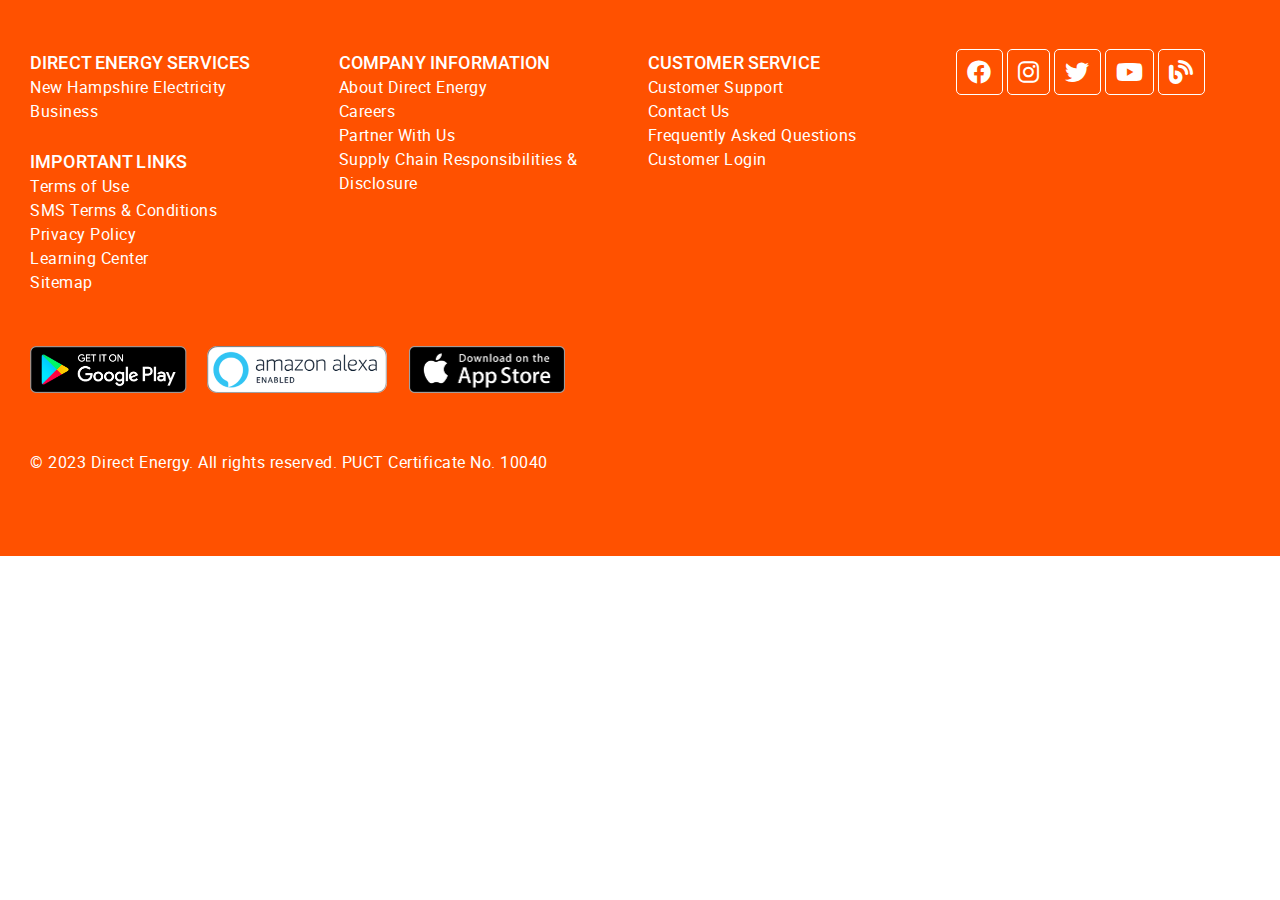
<file: demos/footer/index.html>
<!doctype html><html lang="en" class="de-theme"><head><meta charset="UTF-8"/><meta http-equiv="X-UA-Compatible" content="IE=edge"/><meta name="viewport" content="width=device-width,initial-scale=1"/><title>Footer</title><link rel="stylesheet" href="../../assets/styles/main.css"/><link rel="stylesheet" href="../../assets/styles/custom-icons.css"/><link rel="stylesheet" href="../../assets/styles/fontawesome.css"/><link rel="stylesheet" href="../../assets/styles/regular.css"/><link rel="stylesheet" href="../../assets/styles/brands.css"/><link rel="stylesheet" href="../../assets/styles/solid.css"/><link rel="stylesheet" href="../../assets/styles/light.css"/><link rel="icon" href="../../assets/images/favicon.ico"></head><body><section class="bg--primary-base bg--top-curv footer"><div class="container"><div class="row"><div class="col--md-odd-3 col--lg-3"><span class="link-list--head">DIRECT ENERGY SERVICES</span><ul class="fs--link-list"><li><a href="https://www.directenergy.com/nh/electricity-plans">New Hampshire Electricity</a></li><li><a href="https://www.nrg.com/business/all-products-and-services.html?debredi=2023nrgredi">Business</a></li></ul><span class="link-list--head">IMPORTANT LINKS</span><ul class="fs--link-list"><li></li><li><a href="https://www.directenergy.com/terms-of-use">Terms of Use</a></li><li><a href="https://www.directenergy.com/text-messages-faqs/sms-terms-and-conditions">SMS Terms &amp; Conditions</a></li><li></li><li><a href="https://www.directenergy.com/privacy-policy">Privacy Policy</a></li><li><a href="https://www.directenergy.com/learning-center">Learning Center</a></li><li><a href="https://www.directenergy.com/sitemap">Sitemap</a></li></ul></div><div class="col--md-odd-3 col--lg-3"><span class="link-list--head">COMPANY INFORMATION</span><ul class="fs--link-list"><li><a href="https://www.directenergy.com/about">About Direct Energy</a></li><li><a href="https://careers.nrgenergy.com/nrg" target="_blank">Careers</a></li><li><a href="https://www.directenergy.com/partner">Partner With Us</a></li><li><a href="https://www.directenergy.com/supplychainresponsibilities-disclosure" target="_blank">Supply Chain Responsibilities &amp; Disclosure</a></li></ul></div><div class="col--md-odd-3 col--lg-3"><span class="link-list--head">CUSTOMER SERVICE</span><ul class="fs--link-list"><li><a href="https://www.directenergy.com/nh/customer-support">Customer Support</a></li><li><a href="https://www.directenergy.com/nh/customer-support/contact-us">Contact Us</a></li><li><a href="https://www.directenergy.com/faqs/nh">Frequently Asked Questions</a></li><li><a href="https://www.directenergy.com/account/login">Customer Login</a></li></ul></div><div class="col--md-4 col--lg-3 mg-t--sm-20 mg-t--md-35"><span class="social"><ul class="fs--link-list"><li><a target="_blank" href="https://www.facebook.com/directenergy/" class="social-icon" title="Facebook"><i class="icon-md fa-brands fa-facebook"></i></a></li><li><a target="_blank" href="https://instagram.com/directenergy/" class="social-icon" title="Instagram" aria-hidden="true"><i class="icon-md fa-brands fa-instagram"></i></a></li><li><a target="_blank" href="https://twitter.com/directenergy" class="social-icon" title="Twitter"><i class="icon-md fa-brands fa-twitter"></i></a></li><li><a target="_blank" href="https://www.youtube.com/user/TheDirectEnergy" class="social-icon" title="YouTube"><i class="icon-md fa-brands fa-youtube"></i></a></li><li><a target="_blank" href="https://blog.directenergy.com" class="social-icon" title="Blog"><i class="icon-md fa-solid fa-blog"></i></a></li></ul></span></div></div><div class="row"><div class="col mg-t--35 mg-b--35"><a href="#" title="Google Play Store" class="store-button" target="_blank"><img src="/assets/images/playstore-button.png"/> </a><a href="https://www.amazon.com/dp/B07CGFBR8W" class="store-button" title="Amazon Alexa" target="_blank"><img src="/assets/images/alexa-button.png"/> </a><a href="https://itunes.apple.com/us/app/direct-energy-account-manager/id699977445?mt=8" class="store-button" title="Apple iOS AppStore" target="_blank"><img src="/assets/images/appstore-button.png"/></a></div><div class="col"><p>© 2023 Direct Energy. All rights reserved. PUCT Certificate No. 10040</p></div></div></div></section></body></html>
</file>
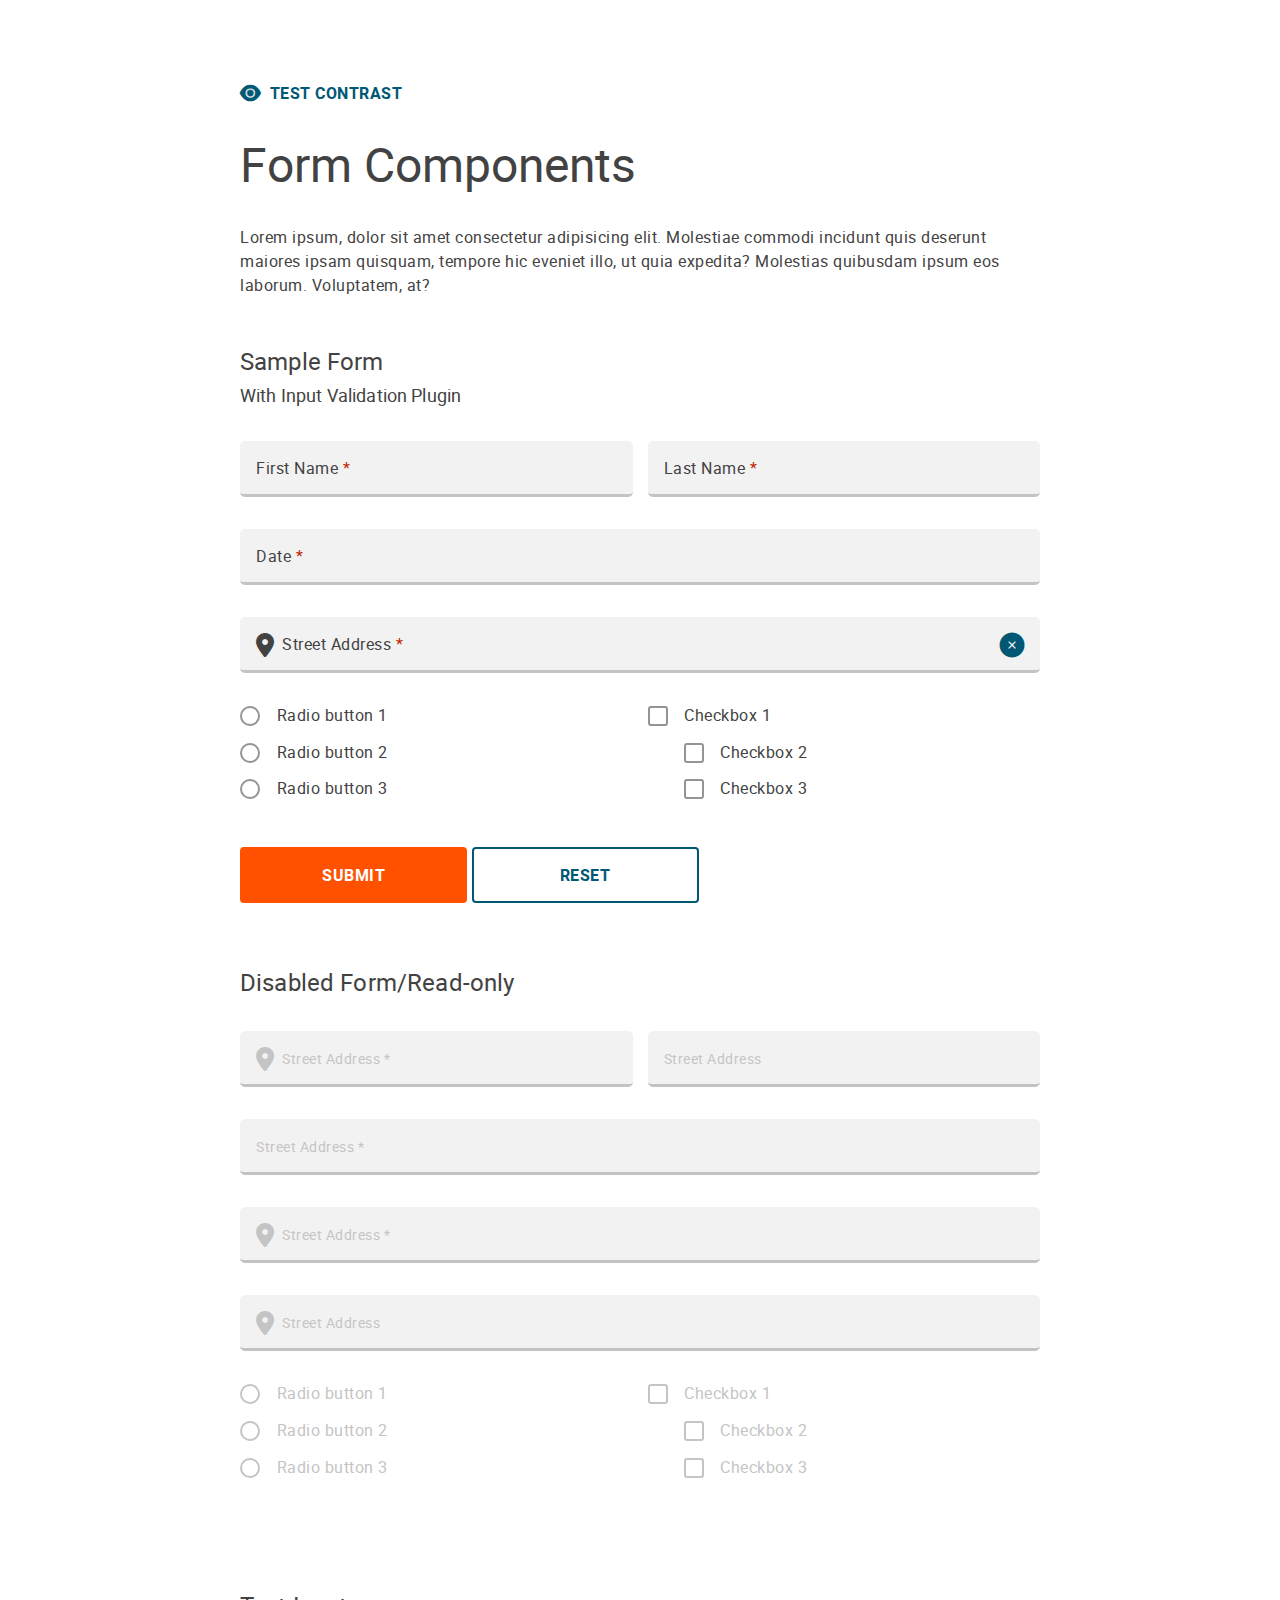
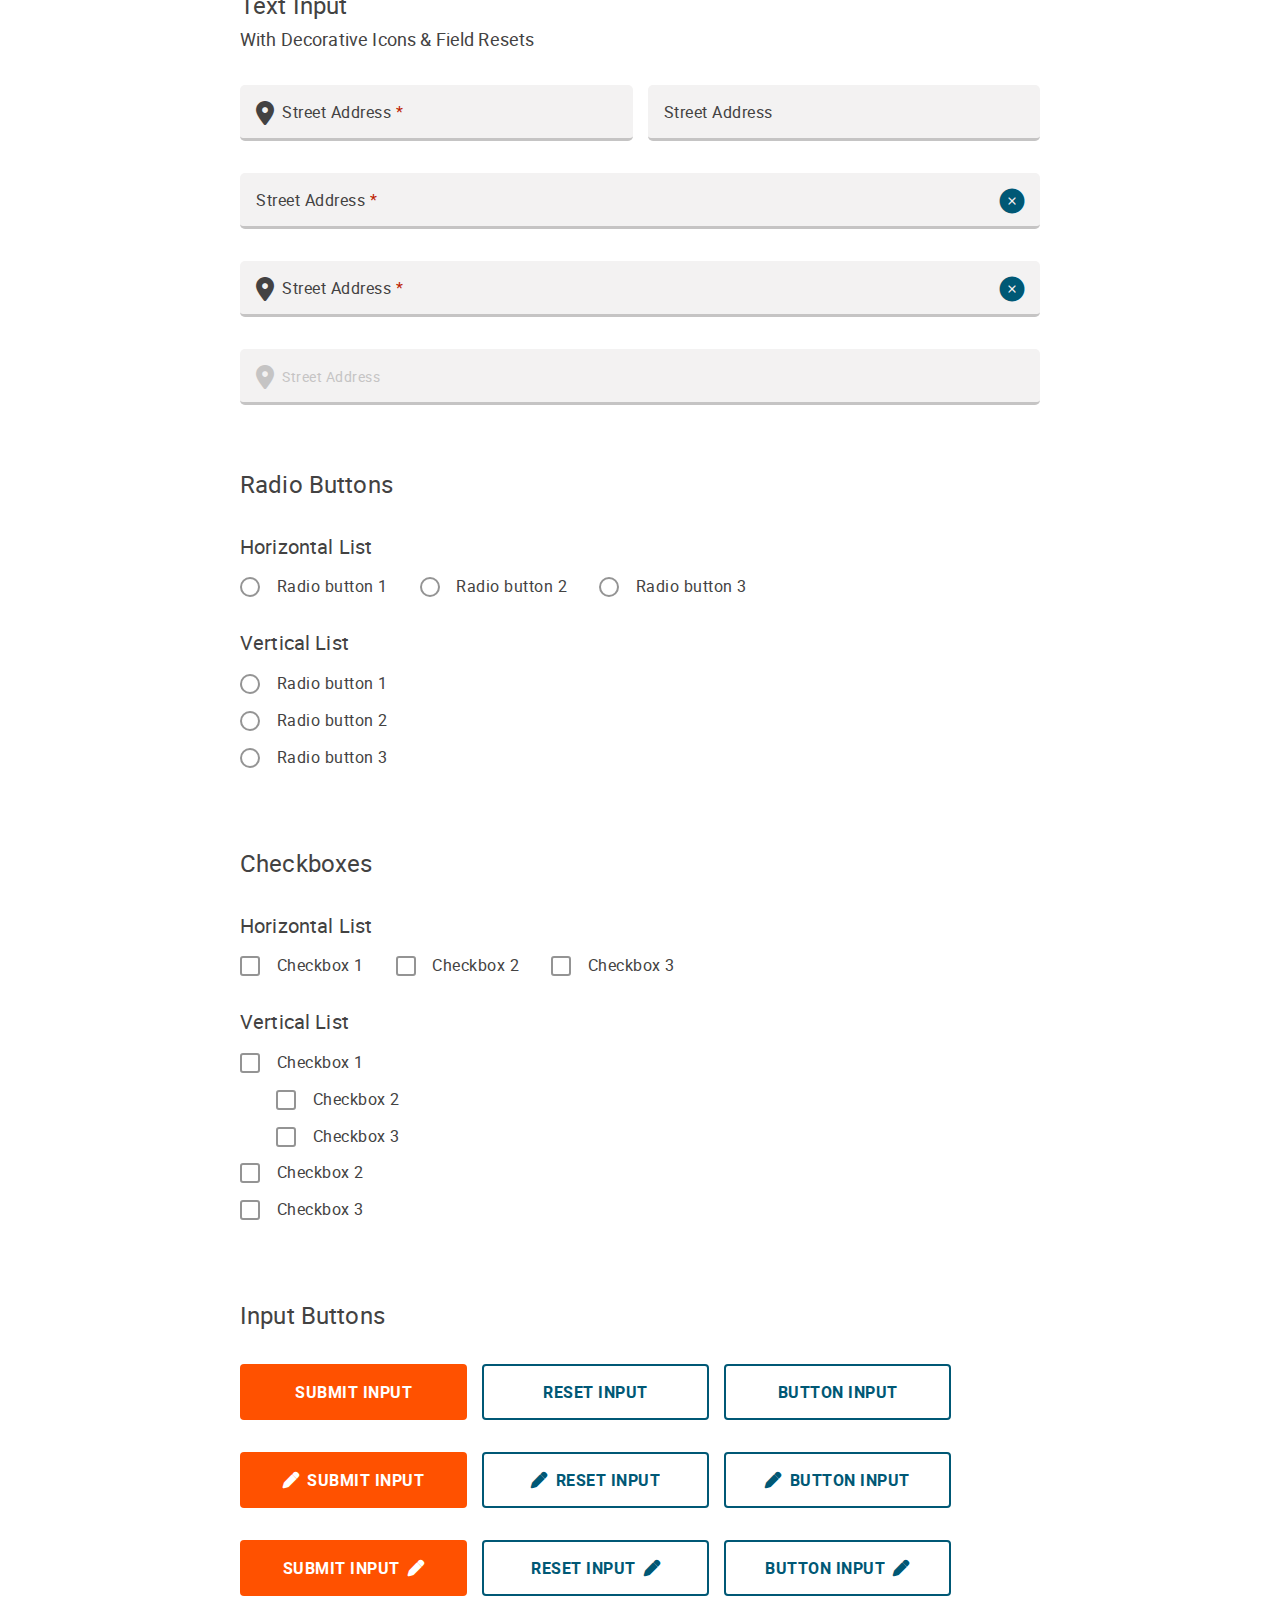
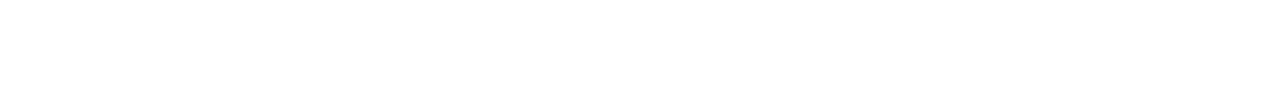
<file: demos/forms/index.html>
<!doctype html><html lang="en"><head><meta charset="UTF-8"/><meta http-equiv="X-UA-Compatible" content="IE=edge"/><meta name="viewport" content="width=device-width,initial-scale=1"/><title>Forms</title><link rel="stylesheet" href="../../assets/styles/main.css"/><link rel="stylesheet" href="../../assets/styles/custom-icons.css"/><link rel="stylesheet" href="../../assets/styles/fontawesome.css"/><link rel="stylesheet" href="../../assets/styles/regular.css"/><link rel="icon" href="../../assets/images/favicon.ico"><script src="../../demos/forms/index.html.js" defer="defer"></script></head><body><section><div class="container max-width--md"><div class="row"><div class="col"><p><button class="btn--tertiary" id="contrast"><i class="fak fa-eye-solid"></i>Test Contrast</button></p></div><div class="col"><h1>Form Components</h1><p>Lorem ipsum, dolor sit amet consectetur adipisicing elit. Molestiae commodi incidunt quis deserunt maiores ipsam quisquam, tempore hic eveniet illo, ut quia expedita? Molestias quibusdam ipsum eos laborum. Voluptatem, at?</p></div></div><div class="row"><div class="col"><form id="demo-form" data-form-callback="handleFormSubmission"><fieldset><div class="row"><div class="col"><h2 class="h-3 mg-b--5">Sample Form</h2><h3 class="h-5">With Input Validation Plugin</h3></div><div class="col--sm-2"><label class="wrap--text-input" for="first-name"><input name="first-name" placeholder="Erin" pattern="[A-Za-z]{1,20}" data-error-message="Please use upper and lowercase letters" required/> <span>First Name</span></label></div><div class="col--sm-2"><label class="wrap--text-input" for="last-name"><input name="last-name" placeholder="Smith" pattern="[A-Za-z]{1,20}" data-error-message="Please use upper and lowercase letters" required/> <span>Last Name</span></label></div><div class="col"><label class="wrap--text-input" for="date"><input name="date" placeholder="99/99/9999" pattern="\d{2}\/\d{2}\/\d{4}" data-error-message="Please enter a date 99/99/9999" required/> <span>Date</span></label></div><div class="col"><label class="wrap--text-input has-lead-icon has-reset-button" for="street-address"><input name="street-address" placeholder=" " required/> <i class="fak fa-location-dot-solid"></i> <span>Street Address</span> <button class="btn--tertiary"><i class="fak fa-circle-xmark-solid"></i></button></label></div><div class="col--md-4"><ul class="mg-l--0"><li><label class="wrap--radio-input" for="radio-91"><input id="radio-91" type="radio" name="radio5" value="1" required/> <span>Radio button 1</span></label></li><li><label class="wrap--radio-input" for="radio-92"><input id="radio-92" type="radio" name="radio5" value="1"/> <span>Radio button 2</span></label></li><li><label class="wrap--radio-input" for="radio-93"><input id="radio-93" type="radio" name="radio5" value="1"/> <span>Radio button 3</span></label></li></ul></div><div class="col--md-4"><ul class="mg-l--0"><li><label class="wrap--checkbox-input nested-checklist" for="checkbox-124"><input id="checkbox-142" type="checkbox" name="checkbox124" value="1" required/> <span>Checkbox 1</span></label><ul><li><label class="wrap--checkbox-input" for="checkbox-2234"><input id="checkbox-2234" type="checkbox" name="checkbox2234" value="1"/> <span>Checkbox 2</span></label></li><li><label class="wrap--checkbox-input" for="checkbox-5234"><input id="checkbox-5234" type="checkbox" name="checkbox5234" value="1"/> <span>Checkbox 3</span></label></li></ul></li></ul></div><div class="col"><input type="submit" value="Submit"/> <input type="reset" value="Reset"/></div></div></fieldset></form></div></div><div class="row"><div class="col"><form data-form-callback="handleFormSubmission"><fieldset disabled="disabled"><div class="row"><div class="col"><h2 class="h-3">Disabled Form/Read-only</h2></div><div class="col--sm-2"><label class="wrap--text-input has-lead-icon" for="street-address"><input name="street-address" placeholder=" " required/> <i class="fak fa-location-dot-solid"></i> <span>Street Address</span></label></div><div class="col--sm-2"><label class="wrap--text-input" for="street-address"><input name="street-address" placeholder=" "/> <span>Street Address</span></label></div><div class="col"><label class="wrap--text-input has-reset-button" for="street-address"><input name="street-address" placeholder=" " required/> <span>Street Address</span> <button class="btn--tertiary"><i class="fak fa-circle-xmark-solid"></i></button></label></div><div class="col"><label class="wrap--text-input has-lead-icon has-reset-button" for="street-address"><input name="street-address" placeholder=" " required/> <i class="fak fa-location-dot-solid"></i> <span>Street Address</span> <button class="btn--tertiary"><i class="fak fa-circle-xmark-solid"></i></button></label></div><div class="col"><label class="wrap--text-input has-lead-icon has-reset-button" for="street-address"><input name="street-address" placeholder=" " disabled="disabled"/> <i class="fak fa-location-dot-solid"></i> <span>Street Address</span> <button class="btn--tertiary"><i class="fak fa-circle-xmark-solid"></i></button></label></div><div class="col--md-4"><ul class="mg-l--0"><li><label class="wrap--radio-input" for="radio-91z"><input id="radio-91z" type="radio" name="radio5z" value="1" required/> <span>Radio button 1</span></label></li><li><label class="wrap--radio-input" for="radio-92x"><input id="radio-92x" type="radio" name="radio5x" value="1"/> <span>Radio button 2</span></label></li><li><label class="wrap--radio-input" for="radio-93x"><input id="radio-93x" type="radio" name="radio5x" value="1"/> <span>Radio button 3</span></label></li></ul></div><div class="col--md-4"><ul class="mg-l--0"><li><label class="wrap--checkbox-input nested-checklist" for="checkbox-124z"><input id="checkbox-142z" type="checkbox" name="checkbox124z" value="1" required/> <span>Checkbox 1</span></label><ul><li><label class="wrap--checkbox-input" for="checkbox-2234z"><input id="checkbox-2234z" type="checkbox" name="checkbox2234z" value="1"/> <span>Checkbox 2</span></label></li><li><label class="wrap--checkbox-input" for="checkbox-5234x"><input id="checkbox-5234x" type="checkbox" name="checkbox5234x" value="1"/> <span>Checkbox 3</span></label></li></ul></li></ul></div><div class="col"><input type="submit"/> <input type="reset"/></div></div></fieldset></form></div></div><div class="row"><div class="col"><form data-form-callback="handleFormSubmission"><fieldset><div class="row"><div class="col"><h2 class="h-3 mg-b--5">Text Input</h2><h3 class="h-5">With Decorative Icons & Field Resets</h3></div><div class="col--sm-2"><label class="wrap--text-input has-lead-icon" for="street-address"><input name="street-address" placeholder=" " required/> <i class="fak fa-location-dot-solid"></i> <span>Street Address</span></label></div><div class="col--sm-2"><label class="wrap--text-input" for="street-address"><input name="street-address" placeholder=" "/> <span>Street Address</span></label></div><div class="col"><label class="wrap--text-input has-reset-button" for="street-address"><input name="street-address" placeholder=" " required/> <span>Street Address</span> <button class="btn--tertiary"><i class="fak fa-circle-xmark-solid"></i></button></label></div><div class="col"><label class="wrap--text-input has-lead-icon has-reset-button" for="street-address"><input name="street-address" placeholder=" " required/> <i class="fak fa-location-dot-solid"></i> <span>Street Address</span> <button class="btn--tertiary"><i class="fak fa-circle-xmark-solid"></i></button></label></div><div class="col"><label class="wrap--text-input has-lead-icon has-reset-button" for="street-address"><input name="street-address" placeholder=" " disabled="disabled"/> <i class="fak fa-location-dot-solid"></i> <span>Street Address</span> <button class="btn--tertiary"><i class="fak fa-circle-xmark-solid"></i></button></label></div></div></fieldset></form></div></div><div class="row"><div class="col"><form data-form-callback="handleFormSubmission"><fieldset><div class="row"><div class="col"><h2 class="h-3 mg-b--5">Radio Buttons</h2></div><div class="col"><h3 class="h-4">Horizontal List</h3><ul class="display-flex mg-l--0"><li><label class="wrap--radio-input" for="radio-1"><input id="radio-1" type="radio" name="radio" value="1"/> <span>Radio button 1</span></label></li><li><label class="wrap--radio-input" for="radio-2"><input id="radio-2" type="radio" name="radio" value="1"/> <span>Radio button 2</span></label></li><li><label class="wrap--radio-input" for="radio-5"><input id="radio-5" type="radio" name="radio" value="1"/> <span>Radio button 3</span></label></li></ul></div><div class="col"><h3 class="h-4">Vertical List</h3><ul class="mg-l--0"><li><label class="wrap--radio-input" for="radio-15"><input id="radio-15" type="radio" name="radio2" value="1"/> <span>Radio button 1</span></label></li><li><label class="wrap--radio-input" for="radio-25"><input id="radio-25" type="radio" name="radio2" value="1"/> <span>Radio button 2</span></label></li><li><label class="wrap--radio-input" for="radio-35"><input id="radio-35" type="radio" name="radio2" value="1"/> <span>Radio button 3</span></label></li></ul></div></div></fieldset></form></div></div><div class="row"><div class="col"><form data-form-callback="handleFormSubmission"><fieldset><div class="row"><div class="col"><h2 class="h-3 mg-b--5">Checkboxes</h2></div><div class="col"><h3 class="h-4">Horizontal List</h3><ul class="display-flex mg-l--0"><li><label class="wrap--checkbox-input" for="checkbox-1"><input id="checkbox-1" type="checkbox" name="checkbox1" value="1"/> <span>Checkbox 1</span></label></li><li><label class="wrap--checkbox-input" for="checkbox-2"><input id="checkbox-2" type="checkbox" name="checkbox2" value="1"/> <span>Checkbox 2</span></label></li><li><label class="wrap--checkbox-input" for="checkbox-5"><input id="checkbox-5" type="checkbox" name="checkbox5" value="1"/> <span>Checkbox 3</span></label></li></ul></div><div class="col"><h3 class="h-4">Vertical List</h3><ul class="mg-l--0"><li><label class="wrap--checkbox-input nested-checklist" for="checkbox-12"><input id="checkbox-12" type="checkbox" name="checkbox12" value="1"/> <span>Checkbox 1</span></label><ul><li><label class="wrap--checkbox-input" for="checkbox-223"><input id="checkbox-223" type="checkbox" name="checkbox223" value="1"/> <span>Checkbox 2</span></label></li><li><label class="wrap--checkbox-input" for="checkbox-523"><input id="checkbox-523" type="checkbox" name="checkbox523" value="1"/> <span>Checkbox 3</span></label></li></ul></li><li><label class="wrap--checkbox-input" for="checkbox-22"><input id="checkbox-22" type="checkbox" name="checkbox22" value="1"/> <span>Checkbox 2</span></label></li><li><label class="wrap--checkbox-input" for="checkbox-52"><input id="checkbox-52" type="checkbox" name="checkbox52" value="1"/> <span>Checkbox 3</span></label></li></ul></div></div></fieldset></form></div></div><div class="row"><div class="col"><form data-form-callback="handleFormSubmission"><fieldset><div class="row"><div class="col"><h2 class="h-3 mg-b--5">Input Buttons</h2></div><div class="col--md-odd-1"><input type="submit" value="Submit Input" class="center-block"/></div><div class="col--md-odd-1"><input type="reset" value="Reset Input" class="center-block"/></div><div class="col--md-odd-1"><input type="button" value="Button Input" class="center-block"/></div><div class="col--md-odd-1"><label for="submit"><i class="fak fa-pen-solid" aria-hidden="true"></i><input type="submit" value="Submit Input" class="icon fa-pen-solid"/></label></div><div class="col--md-odd-1"><label for="reset"><i class="fak fa-pen-solid" aria-hidden="true"></i><input type="reset" value="Reset Input" class="center-block icon fa-pen-solid"/></label></div><div class="col--md-odd-1"><label for="button"><i class="fak fa-pen-solid" aria-hidden="true"></i><input type="button" value="Button Input" class="center-block icon fa-pen-solid"/></label></div><div class="col--md-odd-1"><label class="icon-right" for="submit"><i class="fak fa-pen-solid" aria-hidden="true"></i><input type="submit" value="Submit Input" class="icon fa-pen-solid"/></label></div><div class="col--md-odd-1"><label class="icon-right" for="reset"><i class="fak fa-pen-solid" aria-hidden="true"></i><input type="reset" value="Reset Input" class="center-block icon fa-pen-solid"/></label></div><div class="col--md-odd-1"><label class="icon-right" for="button"><i class="fak fa-pen-solid" aria-hidden="true"></i><input type="button" value="Button Input" class="center-block icon fa-pen-solid"/></label></div></div></fieldset></form></div></div></div></section></body></html>
</file>
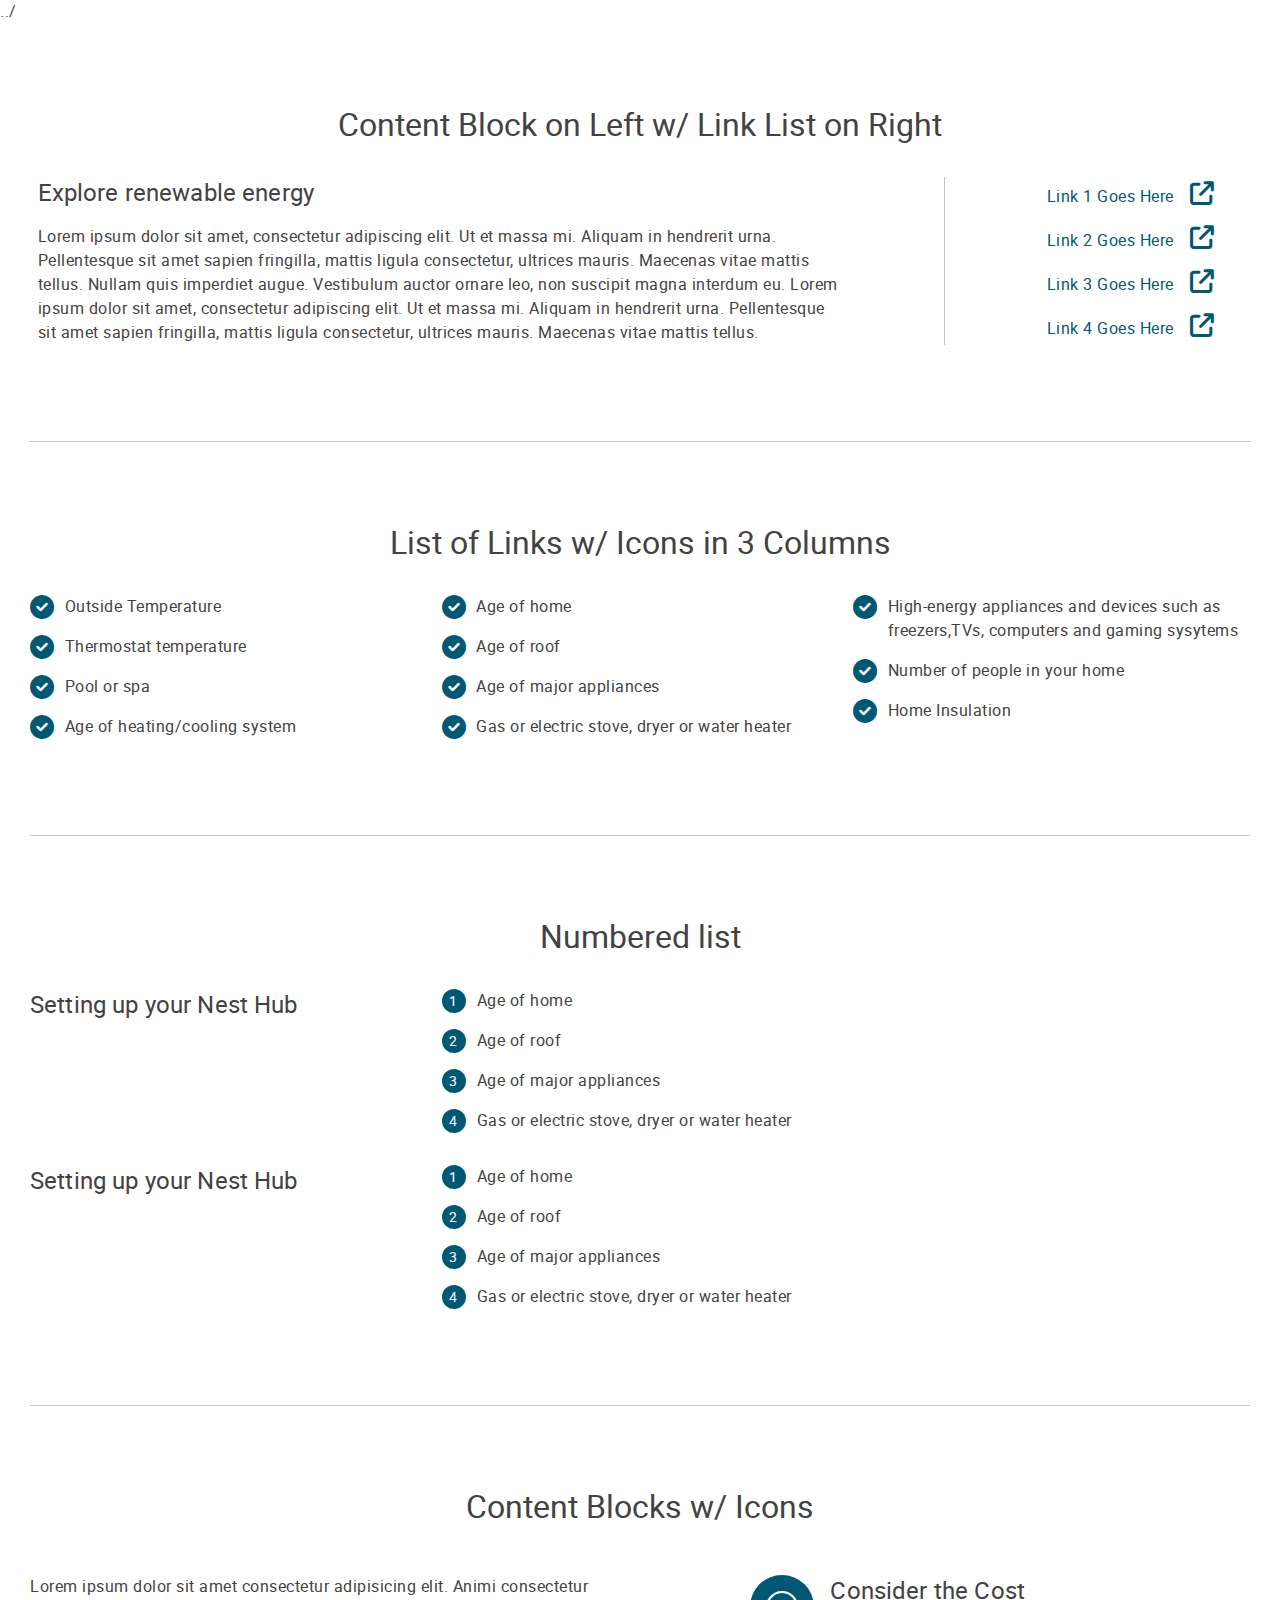
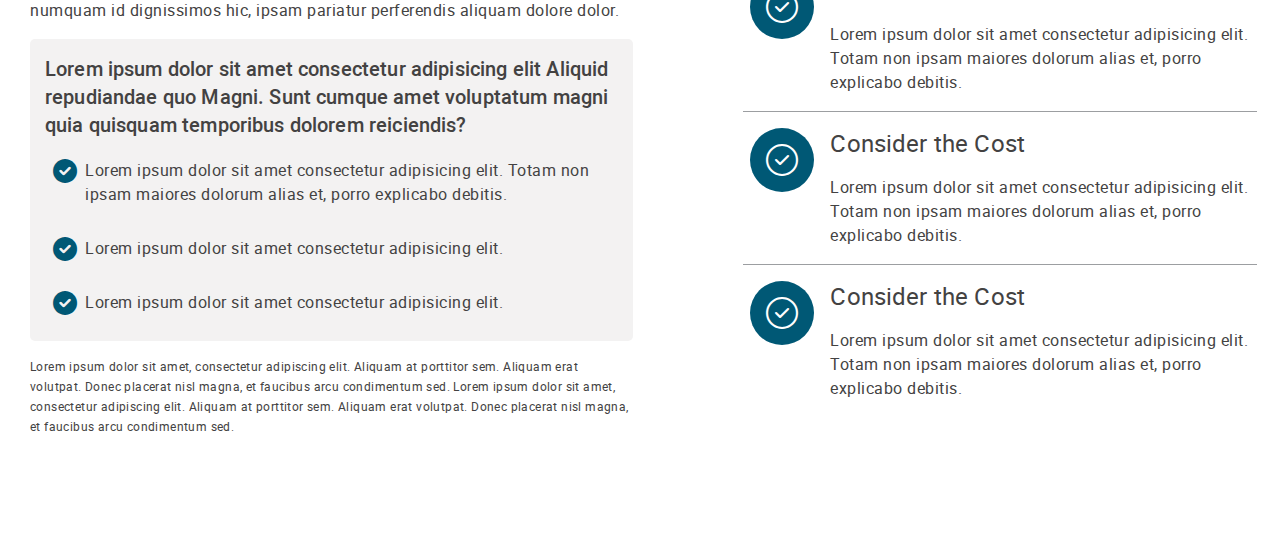
<file: demos/link-list/index.html>
../<!doctype html><html lang="en"><head><meta charset="UTF-8"/><meta http-equiv="X-UA-Compatible" content="IE=edge"/><meta name="viewport" content="width=device-width,initial-scale=1"/><title>List of Links</title><link rel="stylesheet" href="../../assets/styles/main.css"/><link rel="stylesheet" href="../../assets/styles/custom-icons.css"/><link rel="stylesheet" href="../../assets/styles/fontawesome.css"/><link rel="stylesheet" href="../../assets/styles/regular.css"/></head><body><section class="bdr-bottom"><div class="container bdr-clr--secondary-light-3"><div class="row"><div class="col fs--text-center"><h2>Content Block on Left w/ Link List on Right</h2></div></div><div class="row text-block-with-link-list col--v-align-center"><div class="col--left"><h3>Explore renewable energy</h3><p>Lorem ipsum dolor sit amet, consectetur adipiscing elit. Ut et massa mi. Aliquam in hendrerit urna. Pellentesque sit amet sapien fringilla, mattis ligula consectetur, ultrices mauris. Maecenas vitae mattis tellus. Nullam quis imperdiet augue. Vestibulum auctor ornare leo, non suscipit magna interdum eu. Lorem ipsum dolor sit amet, consectetur adipiscing elit. Ut et massa mi. Aliquam in hendrerit urna. Pellentesque sit amet sapien fringilla, mattis ligula consectetur, ultrices mauris. Maecenas vitae mattis tellus.</p></div><div class="col--right"><ul class="fs--link-list"><li><a class="icon-right" href="#"><i class="icon-md fak fa-arrow-up-right-from-square-solid"></i>Link 1 Goes Here</a></li><li><a class="icon-right" href="#"><i class="icon-md fak fa-arrow-up-right-from-square-solid"></i>Link 2 Goes Here</a></li><li><a class="icon-right" href="#"><i class="icon-md fak fa-arrow-up-right-from-square-solid"></i>Link 3 Goes Here</a></li><li><a class="icon-right" href="#"><i class="icon-md fak fa-arrow-up-right-from-square-solid"></i>Link 4 Goes Here</a></li></ul></div></div></div></section><section class="bdr-bottom"><div class="container bdr-clr--secondary-light-3"><div class="row"><div class="col fs--text-center"><h2>List of Links w/ Icons in 3 Columns</h2></div><div class="col--md-odd-3"><ul class="fs--link-list"><li><i class="icon-md clr--tertiary-base fak fa-circle-check-solid"></i>Outside Temperature</li><li><i class="icon-md clr--tertiary-base fak fa-circle-check-solid"></i>Thermostat temperature</li><li><i class="icon-md clr--tertiary-base fak fa-circle-check-solid"></i>Pool or spa</li><li><i class="icon-md clr--tertiary-base fak fa-circle-check-solid"></i>Age of heating/cooling system</li></ul></div><div class="col--md-odd-3 mg-t--sm-0"><ul class="fs--link-list"><li><i class="icon-md clr--tertiary-base fak fa-circle-check-solid"></i>Age of home</li><li><i class="icon-md clr--tertiary-base fak fa-circle-check-solid"></i>Age of roof</li><li><i class="icon-md clr--tertiary-base fak fa-circle-check-solid"></i>Age of major appliances</li><li><i class="icon-md clr--tertiary-base fak fa-circle-check-solid"></i>Gas or electric stove, dryer or water heater</li></ul></div><div class="col--md-odd-3 mg-t--sm-0"><ul class="fs--link-list"><li><i class="icon-md clr--tertiary-base fak fa-circle-check-solid"></i>High-energy appliances and devices such as freezers,TVs, computers and gaming sysytems</li><li><i class="icon-md clr--tertiary-base fak fa-circle-check-solid"></i>Number of people in your home</li><li><i class="icon-md clr--tertiary-base fak fa-circle-check-solid"></i>Home Insulation</li></ul></div></div></div></section><section class="bdr-bottom"><div class="container bdr-clr--secondary-light-3"><div class="row"><div class="col fs--text-center"><h2>Numbered list</h2></div><div class="col--md-3 col--lg-4"><h3>Setting up your Nest Hub</h3></div><div class="col--md-5 col--lg-8 mg-t--sm-0"><ul class="fs--link-list numbered-list"><li>Age of home</li><li>Age of roof</li><li>Age of major appliances</li><li>Gas or electric stove, dryer or water heater</li></ul></div></div><div class="row"><div class="col--md-3 col--lg-4"><h3>Setting up your Nest Hub</h3></div><div class="col--md-5 col--lg-8 mg-t--sm-0"><ul class="fs--link-list numbered-list"><li>Age of home</li><li>Age of roof</li><li>Age of major appliances</li><li>Gas or electric stove, dryer or water heater</li></ul></div></div></div></section><section><div class="container"><div class="row"><div class="col fs--text-center"><h2>Content Blocks w/ Icons</h2></div><div class="col--lg-6"><div class="row"><div class="col"><p>Lorem ipsum dolor sit amet consectetur adipisicing elit. Animi consectetur numquam id dignissimos hic, ipsam pariatur perferendis aliquam dolore dolor.</p></div></div><div class="row bg--secondary-light-2 bdr-rad--25"><div class="col"><h4 class="fw--semibold">Lorem ipsum dolor sit amet consectetur adipisicing elit Aliquid repudiandae quo Magni. Sunt cumque amet voluptatum magni quia quisquam temporibus dolorem reiciendis?</h4><ul class="fa-ul"><li><span class="fa-li"><i class="icon-md clr--tertiary-base fak fa-circle-check-solid"></i></span>Lorem ipsum dolor sit amet consectetur adipisicing elit. Totam non ipsam maiores dolorum alias et, porro explicabo debitis.</li><li><span class="fa-li"><i class="icon-md clr--tertiary-base fak fa-circle-check-solid"></i></span>Lorem ipsum dolor sit amet consectetur adipisicing elit.</li><li><span class="fa-li"><i class="icon-md clr--tertiary-base fak fa-circle-check-solid"></i></span>Lorem ipsum dolor sit amet consectetur adipisicing elit.</li></ul></div></div><div class="row"><div class="col"><p class="p-3 clr--g">Lorem ipsum dolor sit amet, consectetur adipiscing elit. Aliquam at porttitor sem. Aliquam erat volutpat. Donec placerat nisl magna, et faucibus arcu condimentum sed. Lorem ipsum dolor sit amet, consectetur adipiscing elit. Aliquam at porttitor sem. Aliquam erat volutpat. Donec placerat nisl magna, et faucibus arcu condimentum sed.</p></div></div></div><div class="col--lg-5 col--lg-1-push"><div class="row"><div class="col"><div class="icon-lft-text-rgt"><div class="left"><i class="icon-lg fak fa-circle-check-light bg--tertiary-base"></i></div><div class="right"><h3>Consider the Cost</h3><p>Lorem ipsum dolor sit amet consectetur adipisicing elit. Totam non ipsam maiores dolorum alias et, porro explicabo debitis.</p></div></div></div><hr class="bg--gray-disabled"/><div class="col"><div class="icon-lft-text-rgt"><div class="left"><i class="icon-lg fak fa-circle-check-light bg--tertiary-base"></i></div><div class="right"><h3>Consider the Cost</h3><p>Lorem ipsum dolor sit amet consectetur adipisicing elit. Totam non ipsam maiores dolorum alias et, porro explicabo debitis.</p></div></div></div><hr class="bg--gray-disabled"/><div class="col"><div class="icon-lft-text-rgt"><div class="left"><i class="icon-lg fak fa-circle-check-light bg--tertiary-base"></i></div><div class="right"><h3>Consider the Cost</h3><p>Lorem ipsum dolor sit amet consectetur adipisicing elit. Totam non ipsam maiores dolorum alias et, porro explicabo debitis.</p></div></div></div></div></div></div></div></section></body></html>
</file>
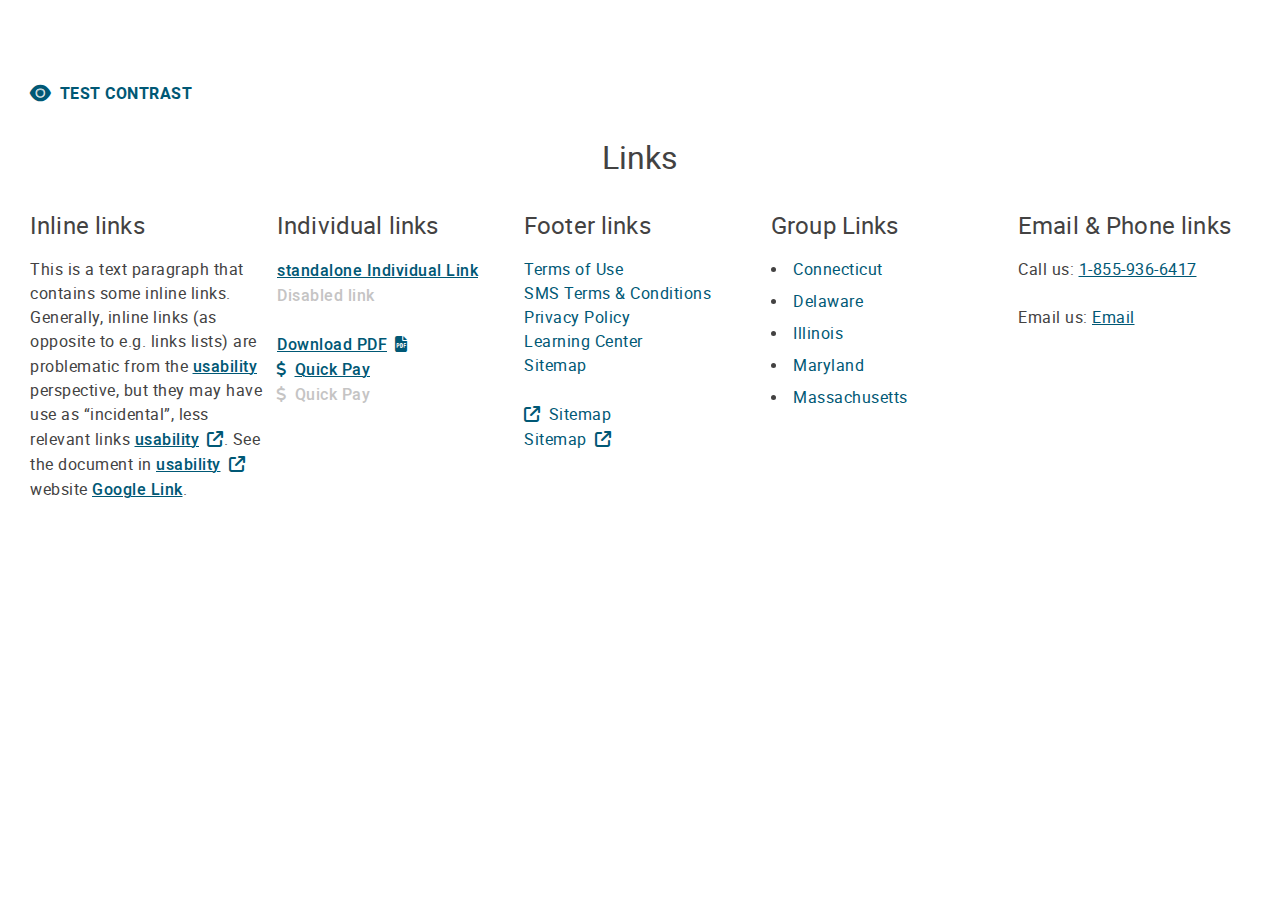
<file: demos/links/index.html>
<!doctype html><html lang="en"><head><meta charset="UTF-8"/><meta http-equiv="X-UA-Compatible" content="IE=edge"/><meta name="viewport" content="width=device-width,initial-scale=1"/><link rel="stylesheet" href="../../assets/styles/main.css"/><link rel="stylesheet" href="../../assets/styles/custom-icons.css"/><link rel="stylesheet" href="../../assets/styles/fontawesome.css"/><link rel="stylesheet" href="../../assets/styles/regular.css"/><link rel="icon" href="../../assets/images/favicon.ico"><script src="../links/index.html.js" defer="defer"></script><title>Links</title></head><body><section><div class="container"><div class="row"><div class="col"><p><button class="btn--tertiary" id="contrast"><i class="fak fa-eye-solid"></i>Test Contrast</button></p></div><div class="col fs--text-center"><h2>Links</h2></div></div><div class="row even-5--md"><div class="col--md-1"><h3>Inline links</h3><p>This is a text paragraph that contains some inline links. Generally, inline links (as opposite to e.g. links lists) are problematic from the <a href="#">usability</a> perspective, but they may have use as &#8220;incidental&#8221;, less relevant links <a href="#">usability<i class="fak fa-arrow-up-right-from-square-solid"></i></a>. See the document in <a href="#" class="icon-right"><i class="fak fa-arrow-up-right-from-square-solid"></i>usability</a> website <cite><a href="#">Google Link</a></cite>.</p></div><div class="col--md-1"><h3>Individual links</h3><p><a href="#">standalone Individual Link</a><br/><a href="#" disabled="disabled">Disabled link</a></p><p><a href="#">Download PDF<i class="fak fa-filed-pdf-solid"></i></a><br/><a href="#" class="icon-left"><i class="fak fa-rate-dollar-solid"></i>Quick Pay</a><br/><a href="#" class="icon-left" disabled="disabled"><i class="fak fa-rate-dollar-solid"></i>Quick Pay</a></p></div><div class="col--md-1"><h3>Footer links</h3><ul class="mg-l--0"><li><a href="#">Terms of Use</a></li><li><a href="#">SMS Terms &amp; Conditions</a></li><li><a href="#">Privacy Policy</a></li><li><a href="#">Learning Center</a></li><li><a href="#">Sitemap</a></li><li>&nbsp;</li><li><a href="#" class="icon-left"><i class="fak fa-arrow-up-right-from-square-solid icon-left"></i>Sitemap</a></li><li><a href="#">Sitemap<i class="fak fa-arrow-up-right-from-square-solid"></i></a></li></ul></div><div class="col--md-1"><h3>Group Links</h3><ul class="mg-l--0 fs--bulleted-list"><li><a href="#">Connecticut</a></li><li><a href="#">Delaware</a></li><li><a href="#">Illinois</a></li><li><a href="#">Maryland</a></li><li><a href="#">Massachusetts</a></li></ul></div><div class="col--md-1"><h3>Email & Phone links</h3><p>Call us: <a href="tel:">1-855-936-6417</a></p><p>Email us: <a href="mailto:">Email</a></p></div></div></div></section></body></html>
</file>
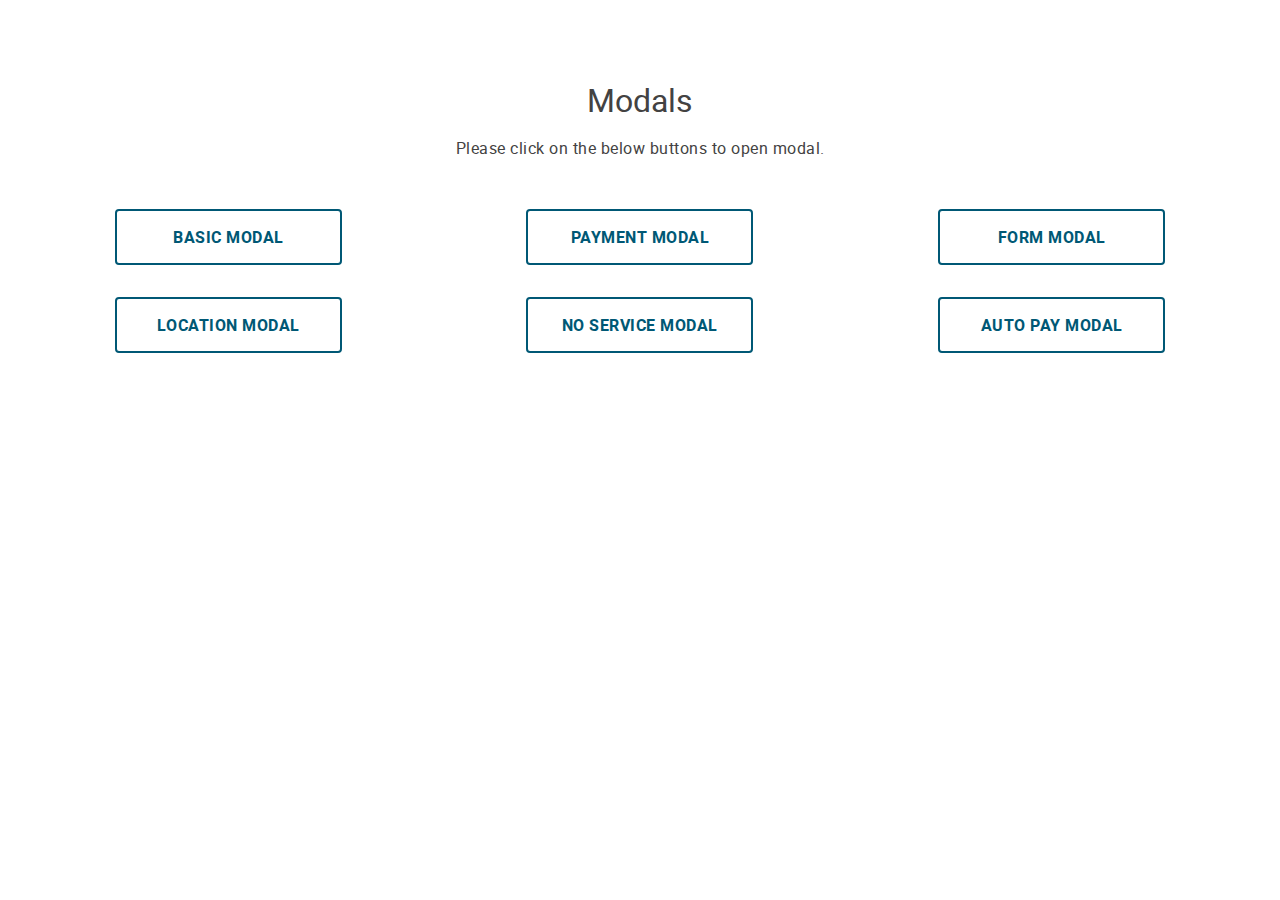
<file: demos/modals/index.html>
<!doctype html><html lang="en"><head><meta charset="UTF-8"/><meta http-equiv="X-UA-Compatible" content="IE=edge"/><meta name="viewport" content="width=device-width,initial-scale=1"/><link rel="stylesheet" href="../../assets/styles/main.css"/><link rel="stylesheet" href="../../assets/styles/custom-icons.css"/><link rel="stylesheet" href="../../assets/styles/fontawesome.css"/><link rel="stylesheet" href="../../assets/styles/regular.css"/><link rel="icon" href="../../assets/images/favicon.ico"/><script src="../../demos/modals/index.html.js" defer="defer"></script><title>Modals</title></head><body><section><div class="container"><div class="row fs--text-center"><div class="col"><h2>Modals</h2><p>Please click on the below buttons to open modal.</p></div><div class="col"><div class="row"><div class="col--md-4 col--lg-4"><button data-modal="basic-modal">Basic Modal</button></div><div class="col--md-4 col--lg-4"><button data-modal="confirm-modal">Payment Modal</button></div><div class="col--md-4 col--lg-4"><button data-modal="form-modal">Form Modal</button></div><div class="col--md-4 col--lg-4"><button data-modal="location-modal">Location Modal</button></div><div class="col--md-4 col--lg-4"><button data-modal="no-service-modal">No Service Modal</button></div><div class="col--md-4 col--lg-4"><button data-modal="autopay-modal">Auto Pay Modal</button></div></div></div></div></div></section><div class="modal-containers" id="modal-containers"><div class="modal-container container max-width--sm" id="basic-modal"><div class="modal-head"><h4>Confirm Default Payment</h4></div><div class="modal-body"><div class="row"><div class="col"><p>Make [Card Name] the new default payment method?</p></div></div></div><div class="modal-footer"><button class="btn--primary">Confirm</button> <button class="btn--secondary" data-modal-close="basic-modal">Cancel</button></div></div><div class="modal-container" id="confirm-modal"><div class="row"><div class="col--md-4 modal-col"><div class="modal-head"><h4>Confirm Default Payment</h4></div><div class="modal-body"><div class="row"><div class="col"><h5>You have chosen: Live Brighter 27</h5><p>Please provide your completre service address.</p></div></div></div><div class="modal-footer"><button class="btn--primary">Continue</button></div></div><div class="col--md-4 modal-col bg--tertiary-light-1"><div class="modal-head"><h4>Already a Customer?</h4></div><div class="modal-body"><div class="row"><div class="col"><p>Lorem ipsum dolor sit amet, consectetur adipiscing elit. Aliquam at porttitor sem. Aliquam erat volutpat. Donec placerat nisl magna, et faucibus arcu condimentum sed.</p></div></div></div><div class="modal-footer"><button class="btn--secondary">Continue</button></div></div></div></div><div class="modal-container" id="form-modal"><div class="row"><div class="col--md-4 modal-col"><div class="modal-head"><h4>I'm a New Customer</h4></div><div class="modal-body"><form id="myForm"><div class="row"><div class="col"><h5>You have chosen: Live Brighter 27</h5><p>Please provide your completre service address.</p></div><div class="col"><label class="wrap--text-input has-reset-button" for="street-address"><input name="street-address" placeholder=" " required/> <span>Street Address</span></label></div><div class="col--sm-2"><label class="wrap--text-input" for="apt"><input name="apt" placeholder=" "/> <span>Apt</span></label></div><div class="col--sm-2"><label class="wrap--text-input" for="zip-code"><input name="zip-code" placeholder=" " pattern="^([0-9]{5}(?:-[0-9]{4})?)?$" required/> <span>Zip Code</span></label></div></div></form></div><div class="modal-footer"><button class="btn--primary" id="formValidationButton">Continue</button></div></div><div class="col--md-4 modal-col bg--tertiary-light-1"><div class="modal-head"><h4>Already a Customer?</h4></div><div class="modal-body"><div class="row"><div class="col"><p>Lorem ipsum dolor sit amet, consectetur adipiscing elit. Aliquam at porttitor sem. Aliquam erat volutpat. Donec placerat nisl magna, et faucibus arcu condimentum sed.</p></div></div></div><div class="modal-footer"><button class="btn--secondary">Continue</button></div></div></div></div><div class="modal-container container max-width--sm" id="location-modal"><div class="row"><div class="col modal-col"><div class="modal-head"><h4><i class="fa fa-exclamation-circle clr--error-element"></i>Please Select a Service Location</h4></div><div class="modal-body"><div class="row"><div class="col"><form><ul class="mg-l--0"><li><label class="wrap--radio-input" for="radio-91"><input id="radio-91" type="radio" name="radio5" value="1" required=""/> <span>Texas Postpaid (get a bill every month)</span></label></li><li><label class="wrap--radio-input" for="radio-92"><input id="radio-92" type="radio" name="radio5" value="1"/> <span>Texas Prepaid (pay as you go)</span></label></li><li><label class="wrap--radio-input" for="radio-93"><input id="radio-93" type="radio" name="radio5" value="1"/> <span>Alberta</span></label></li><li><label class="wrap--radio-input" for="radio-93"><input id="radio-93" type="radio" name="radio5" value="1"/> <span>Other</span></label></li></ul></form></div></div></div><div class="modal-footer"><button class="btn--primary">Proceed</button> <button class="btn--secondary" data-modal-close="location-modal">Cancel</button></div></div></div></div><div class="modal-container" id="no-service-modal"><div class="row"><div class="col--md-4 modal-col"><div class="modal-head"><h4><i class="fa fa-exclamation-circle clr--error-element"></i>No Service Available</h4></div><div class="modal-body"><div class="row"><div class="col"><p>We're sorry, the zip code you entered is not serviced by Direct Energy at this time.</p></div></div></div><div class="modal-footer"><button class="btn--primary">RE-ENTER ZIP CODE</button> <button class="btn--secondary">Go Back</button></div></div><div class="col--md-4 modal-col bg--tertiary-light-1"><div class="modal-head"><h4>Already a Customer?</h4></div><div class="modal-body"><div class="row"><div class="col"><p>If you have an account with us, please sign in to your account to get accurate pricing and availability.</p></div></div></div><div class="modal-footer"><button class="btn--secondary">Login</button></div></div></div></div><div class="modal-container container max-width--sm" id="autopay-modal"><div class="row"><div class="col modal-col"><div class="modal-head"><h4>Add Auto Pay</h4></div><div class="modal-body grid-divider"><div class="row"><div class="col"><p>Select Payment Method</p><form><ul class="mg-l--0"><li><label class="wrap--radio-input" for="radio-91"><input id="radio-91" type="radio" name="radio5" value="1" required=""/> <span>Visa ****9876</span></label></li><li><label class="wrap--radio-input" for="radio-92"><input id="radio-92" type="radio" name="radio5" value="1"/> <span>VISA ****1234</span></label></li><li><label class="wrap--radio-input" for="radio-93"><input id="radio-93" type="radio" name="radio5" value="1"/> <span>ACH - Bank x1051</span></label></li><li><label class="wrap--radio-input" for="radio-93"><input id="radio-93" type="radio" name="radio5" value="1"/> <span>Other</span></label></li></ul></form></div></div></div><div class="modal-footer"><p class="p-2">By clicking submit, you agree with our Terms and Conditions.</p><p class="p-2">To add or delete a payment method, visit the Payment Method page.</p><button class="btn--primary">Submit</button> <button class="btn--secondary" data-modal-close="autopay-modal">Cancel</button></div></div></div></div></div></body></html>
</file>
<file: assets/styles/main.css>
﻿:root{--primary-base: hsl(19, 100%, 50%);--primary-light-1: hsl(15, 75%, 97%);--primary-light-2: hsl(19, 100%, 70%);--primary-light-3: hsl(19, 100%, 61%);--primary-dark-1: hsl(19, 100%, 39%);--primary-dark-2: hsl(19, 100%, 30%);--secondary-base: hsl(0, 1%, 26%);--secondary-light-1: hsl(0, 0%, 98%);--secondary-light-2: hsl(0, 4%, 95%);--secondary-light-3: hsl(0, 1%, 77%);--secondary-dark-1: hsl(0, 0%, 58%);--secondary-dark-2: hsl(0, 0%, 40%);--tertiary-base: hsl(195, 100%, 23%);--tertiary-light-1: hsl(200, 24%, 93%);--tertiary-light-2: hsl(195, 100%, 29%);--tertiary-light-3: hsl(195, 100%, 39%);--tertiary-dark-1: hsl(195, 100%, 12%);--tertiary-dark-2: hsl(195, 100%, 18%);--white-base: hsl(0, 0%, 100%);--black-base: hsl(0, 0%, 0%);--success-element: hsl(140, 100%, 27%);--success-text: hsl(133, 61%, 19%);--success-background: hsl(134, 41%, 88%);--warning-element: hsl(35, 97%, 57%);--warning-text: hsl(45, 94%, 27%);--warning-background: hsl(46, 100%, 90%);--error-element: hsl(9, 100%, 37%);--error-text: hsl(354, 61%, 28%);--error-background: hsl(355, 70%, 91%);--info-element: hsl(195, 100%, 23%);--info-text: hsl(195, 100%, 23%);--info-background: hsl(200, 24%, 93%);--dropshadow-1: 0 1px 1px 0 rgba(0, 0, 0, 0.14), 0 2px 1px 0 rgba(0, 0, 0, 0.12), 0 1px 3px 0 rgba(0, 0, 0, 0.2);--dropshadow-2: 0 8px 10px 0 rgba(0, 0, 0, 0.14), 0 3px 14px 0 rgba(0, 0, 0, 0.12), 0 5px 5px 0 rgba(0, 0, 0, 0.2);--dropshadow-3: 0 9px 12px 0 rgba(0, 0, 0, 0.14), 0 3px 16px 0 rgba(0, 0, 0, 0.12), 0 5px 6px 0 rgba(0, 0, 0, 0.2);--dropshadow-4: 0 16px 24px 0 rgba(0, 0, 0, 0.14), 0 6px 30px 0 rgba(0, 0, 0, 0.12), 0 8px 10px 0 rgba(0, 0, 0, 0.2);--sect--top-pd--sm: 4.8rem;--sect--top-pd--md: 4.8rem;--sect--top-pd--lg: 8rem;--sect--top-pd--xl: 8rem;--sect--btm-pd--sm: 4.8rem;--sect--btm-pd--md: 4.8rem;--sect--btm-pd--lg: 8rem;--sect--btm-pd--xl: 8rem;--sect-bg--top-pd--sm: 4.8rem;--sect-bg--top-pd--md: 4.8rem;--sect-bg--top-pd--lg: 8rem;--sect-bg--top-pd--xl: 8rem;--sect-bg--btm-pd--sm: 4.8rem;--sect-bg--btm-pd--md: 4.8rem;--sect-bg--btm-pd--lg: 8rem;--sect-bg--btm-pd--xl: 8rem;--sect-top-curv--top-pd--sm: 4.8rem;--sect-top-curv--top-pd--md: 4.8rem;--sect-top-curv--top-pd--lg: 4.8rem;--sect-top-curv--top-pd--xl: 4.8rem;--sect-top-curv--btm-pd--sm: 4.8rem;--sect-top-curv--btm-pd--md: 4.8rem;--sect-top-curv--btm-pd--lg: 8rem;--sect-top-curv--btm-pd--xl: 8rem;--sect-btm-curv--top-pd--sm: 4.8rem;--sect-btm-curv--top-pd--md: 4.8rem;--sect-btm-curv--top-pd--lg: 8rem;--sect-btm-curv--top-pd--xl: 8rem;--sect-btm-curv--btm-pd--sm: 4.8rem;--sect-btm-curv--btm-pd--md: 4.8rem;--sect-btm-curv--btm-pd--lg: 4.8rem;--sect-btm-curv--btm-pd--xl: 4.8rem;--gutter-sm: 0.75rem;--gutter-md: 0.75rem;--gutter-lg: 0.75rem;--gutter-xl: 0.75rem;--col-top-mg--sm: 1.6rem;--col-top-mg--md: 1.6rem;--col-top-mg--lg: 1.6rem;--col-top-mg--xl: 1.6rem;--col-btm-mg--sm: 1.6rem;--col-btm-mg--md: 1.6rem;--col-btm-mg--lg: 1.6rem;--col-btm-mg--xl: 1.6rem;--h-1--sm: 3.4rem/4rem Roboto, sans-serif;--h-1--md: 3.4rem/4rem Roboto, sans-serif;--h-1--lg: 4.8rem/5.6rem Roboto, sans-serif;--h-1--xl: 4.8rem/5.6rem Roboto, sans-serif;--h-1--ltr-spc--sm: 0rem;--h-1--ltr-spc--md: 0rem;--h-1--ltr-spc--lg: 0rem;--h-1--ltr-spc--xl: 0rem;--h-1--bd-txt-spc--sm: 3.2rem;--h-1--bd-txt-spc--md: 3.2rem;--h-1--bd-txt-spc--lg: 3.2rem;--h-1--bd-txt-spc--xl: 3.2rem;--h-2--sm: 2.4rem/3.2rem Roboto, sans-serif;--h-2--md: 2.4rem/3.2rem Roboto, sans-serif;--h-2--lg: 3.2rem/4rem Roboto, sans-serif;--h-2--xl: 3.2rem/4rem Roboto, sans-serif;--h-2--ltr-spc--sm: 0rem;--h-2--ltr-spc--md: 0rem;--h-2--ltr-spc--lg: 0rem;--h-2--ltr-spc--xl: 0rem;--h-2--bd-txt-spc--sm: 1.6rem;--h-2--bd-txt-spc--md: 1.6rem;--h-2--bd-txt-spc--lg: 1.6rem;--h-2--bd-txt-spc--xl: 1.6rem;--h-3--sm: 2rem/2.8rem Roboto, sans-serif;--h-3--md: 2rem/2.8rem Roboto, sans-serif;--h-3--lg: 2.4rem/3.2rem Roboto, sans-serif;--h-3--xl: 2.4rem/3.2rem Roboto, sans-serif;--h-3--ltr-spc--sm: 0.015rem;--h-3--ltr-spc--md: 0.015rem;--h-3--ltr-spc--lg: 0.015rem;--h-3--ltr-spc--xl: 0.015rem;--h-3--bd-txt-spc--sm: 1.6rem;--h-3--bd-txt-spc--md: 1.6rem;--h-3--bd-txt-spc--lg: 1.6rem;--h-3--bd-txt-spc--xl: 1.6rem;--h-4--sm: 1.8rem/2.6rem Roboto, sans-serif;--h-4--md: 1.8rem/2.6rem Roboto, sans-serif;--h-4--lg: 2rem/2.8rem Roboto, sans-serif;--h-4--xl: 2rem/2.8rem Roboto, sans-serif;--h-4--ltr-spc--sm: 0.015rem;--h-4--ltr-spc--md: 0.015rem;--h-4--ltr-spc--lg: 0.015rem;--h-4--ltr-spc--xl: 0.015rem;--h-4--bd-txt-spc--sm: 1.6rem;--h-4--bd-txt-spc--md: 1.6rem;--h-4--bd-txt-spc--lg: 1.6rem;--h-4--bd-txt-spc--xl: 1.6rem;--h-5--sm: 1.6rem/2.4rem Roboto, sans-serif;--h-5--md: 1.6rem/2.4rem Roboto, sans-serif;--h-5--lg: 1.8rem/2.6rem Roboto, sans-serif;--h-5--xl: 1.8rem/2.6rem Roboto, sans-serif;--h-5--ltr-spc--sm: 0.015rem;--h-5--ltr-spc--md: 0.015rem;--h-5--ltr-spc--lg: 0.015rem;--h-5--ltr-spc--xl: 0.015rem;--h-6--sm: 1.4rem/2rem Roboto, sans-serif;--h-6--md: 1.4rem/2rem Roboto, sans-serif;--h-6--lg: 1.4rem/2rem Roboto, sans-serif;--h-6--xl: 1.4rem/2rem Roboto, sans-serif;--h-6--ltr-spc--sm: 0.01rem;--h-6--ltr-spc--md: 0.01rem;--h-6--ltr-spc--lg: 0.01rem;--h-6--ltr-spc--xl: 0.01rem;--p-1--sm: 1.6rem/2.4rem Roboto, sans-serif;--p-1--md: 1.6rem/2.4rem Roboto, sans-serif;--p-1--lg: 1.6rem/2.4rem Roboto, sans-serif;--p-1--xl: 1.6rem/2.4rem Roboto, sans-serif;--p-1--ltr-spc--sm: 0.05rem;--p-1--ltr-spc--md: 0.05rem;--p-1--ltr-spc--lg: 0.05rem;--p-1--ltr-spc--xl: 0.05rem;--p-1--spacing--sm: 2.4rem;--p-1--spacing--md: 2.4rem;--p-1--spacing--lg: 2.4rem;--p-1--spacing--xl: 2.4rem;--p-2--sm: 1.4rem/2rem Roboto, sans-serif;--p-2--md: 1.4rem/2rem Roboto, sans-serif;--p-2--lg: 1.4rem/2.2rem Roboto, sans-serif;--p-2--xl: 1.4rem/2.2rem Roboto, sans-serif;--p-2--ltr-spc--sm: 0.025rem;--p-2--ltr-spc--md: 0.025rem;--p-2--ltr-spc--lg: 0.025rem;--p-2--ltr-spc--xl: 0.025rem;--p-2--spacing--sm: 2.4rem;--p-2--spacing--md: 2.4rem;--p-2--spacing--lg: 2.4rem;--p-2--spacing--xl: 2.4rem;--p-3--sm: 1.2rem/1.8rem Roboto, sans-serif;--p-3--md: 1.2rem/1.8rem Roboto, sans-serif;--p-3--lg: 1.2rem/2rem Roboto, sans-serif;--p-3--xl: 1.2rem/2rem Roboto, sans-serif;--p-3--ltr-spc--sm: 0.025rem;--p-3--ltr-spc--md: 0.025rem;--p-3--ltr-spc--lg: 0.04rem;--p-3--ltr-spc--xl: 0.04rem;--p-3--spacing--sm: 2.4rem;--p-3--spacing--md: 2.4rem;--p-3--spacing--lg: 2.4rem;--p-3--spacing--xl: 2.4rem;--max-content-width--sm: 540px;--max-content-width--md: 800px;--max-content-width--lg: 1236px;--max-content-width--xl: 1440px;--container--gutter--sm: var(--gutter-sm);--container--gutter--md: var(--gutter-md);--container--gutter--lg: var(--gutter-lg);--container--gutter--xl: var(--gutter-xl);--text-indent--sm: 2.4rem;--text-indent--md: 2.4rem;--text-indent--lg: 2.4rem;--text-indent--xl: 2.4rem;--font-weight--regular: 400;--font-weight--medium: 500;--font-stack: Roboto, sans-serif;--list-item-spacing-s--sm: 0.8rem;--list-item-spacing-s--md: 0.8rem;--list-item-spacing-s--lg: 0.8rem;--list-item-spacing-s--xl: 0.8rem;--list-item-spacing-m--sm: 1.6rem;--list-item-spacing-m--md: 1.6rem;--list-item-spacing-m--lg: 1.6rem;--list-item-spacing-m--xl: 1.6rem;--list-item-spacing-l--sm: 1.6rem;--list-item-spacing-l--md: 1.6rem;--list-item-spacing-l--lg: 1.6rem;--list-item-spacing-l--xl: 1.6rem;--border-radius-25: 0.5rem;--border-radius-50: 0.8rem;--border-radius-75: 1.2rem;--border-radius-100: 1.6rem;--icon--margin--sm: 0.8rem;--icon--margin--md: 1rem;--icon--margin--lg: 1.6rem;--icon--size--sm: 1.6rem;--icon--size--md: 2.4rem;--icon--size--lg: 3.2rem;--icon--size-with-background--sm: calc(var(--icon--size--sm) * 2);--icon--size-with-background--md: calc(var(--icon--size--md) * 2);--icon--size-with-background--lg: calc(var(--icon--size--lg) * 2)}*,*::before,*::after{padding:0;margin:0;line-height:inherit;text-decoration:inherit;letter-spacing:inherit;font-family:inherit;font-weight:inherit;font-style:inherit;font-size:inherit;color:inherit;box-sizing:border-box;border-width:0}html{height:100%;-webkit-text-size-adjust:100%;-moz-tab-size:4;tab-size:4;font-size:62.5%}body{overflow-x:hidden;overflow-y:scroll;min-width:320px;height:100%;font-family:Helvetica,Arial,sans-serif;text-align:left;font-weight:normal;font-style:normal}article,aside,figcaption,figure,footer,header,hgroup,main,nav,section{display:block}body[data-mouse-active] :focus:not(input):not(textarea):not(select){outline:none}p,h1,h2,h3,h4,h5,h6,ol,ul,dl,pre,img,main,form,table,input,label,audio,video,select,figure,canvas,output,address,h-scroll,textarea,fieldset,blockquote{display:block}p:last-child,h1:last-child,h2:last-child,h3:last-child,h4:last-child,h5:last-child,h6:last-child,ol:last-child,ul:last-child,dl:last-child,li:last-child,pre:last-child,hr:last-child,img:last-child,form:last-child,table:last-child,label:last-child,input:last-child,audio:last-child,video:last-child,select:last-child,figure:last-child,canvas:last-child,output:last-child,address:last-child,h-scroll:last-child,fieldset:last-child,textarea:last-child,blockquote:last-child{margin-bottom:0}hr{width:100%;height:1px;background-color:#9c9ea1;border:none}img{max-width:100%;margin-left:auto;margin-right:auto;border:none}figure.cover img{width:100%;height:100%;object-fit:cover}figure.cover.compatible{background-size:cover;background-position:center;background-repeat:no-repeat}video{max-width:100%;margin-left:auto;margin-right:auto;border:1px solid #9c9ea1;cursor:pointer}button,[type=button],[type=reset],[type=submit]{-webkit-appearance:button;text-align:left;background:rgba(0,0,0,0);background-image:none;border:none}button:not([disabled]),input[type=button]:not([disabled]),input[type=submit]:not([disabled]),input[type=reset]:not([disabled]){cursor:pointer}button:active,input[type=button]:active,input[type=submit]:active,input[type=reset]:active{color:inherit}button,select{text-transform:none}[hidden]{display:none}textarea{resize:vertical}table{text-indent:0;border-color:inherit;border-collapse:collapse}ol,ul,menu,dir{list-style:none;padding:0}body,p,ol,ul,dl,pre,menu,dir,address,blockquote{font:var(--p-1--sm);letter-spacing:var(--p-1--ltr-spc--sm);margin-bottom:var(--p-1--spacing--sm)}menu,dir,ol,ul,dl,dd,pre,address,blockquote{margin-left:var(--text-indent--sm)}table{margin-bottom:var(--p-1--spacing--sm)}@media(min-width: 768px){body,p,ol,ul,dl,pre,menu,dir,address,blockquote{font:var(--p-1--sm);letter-spacing:var(--p-1--ltr-spc--sm);margin-bottom:var(--p-1--spacing--sm)}menu,dir,ol,ul,dl,dd,pre,address,blockquote{margin-left:var(--text-indent--md)}table{margin-bottom:var(--p-1--spacing--md)}}@media(min-width: 992px){body,p,ol,ul,dl,pre,menu,dir,address,blockquote{font:var(--p-1--lg);letter-spacing:var(--p-1--ltr-spc--lg);margin-bottom:var(--p-1--spacing--lg)}menu,dir,ol,ul,dl,dd,pre,address,blockquote{margin-left:var(--text-indent--lg)}table{margin-bottom:var(--p-1--spacing--lg)}}@media(min-width: 1900px){body,p,ol,ul,dl,pre,menu,dir,address,blockquote{font:var(--p-1--xl);letter-spacing:var(--p-1--ltr-spc--xl);margin-bottom:var(--p-1--spacing--xl)}menu,dir,ol,ul,dl,dd,pre,address,blockquote{margin-left:var(--text-indent--xl)}table{margin-bottom:var(--p-1--spacing--xl)}}blockquote{margin-top:var(--p-1--spacing--sm)}dt{font-weight:500}ul li{list-style-position:inside}h1:last-child,.h-1:last-child,h2:last-child,.h-2:last-child,h3:last-child,.h-3:last-child,h4:last-child,.h-4:last-child,h5:last-child,.h-5:last-child,h6:last-child,.h-6:last-child{margin-bottom:0}:root{--heading-color: var(--seconadary-base);--heading--on-dark-background: var(--white-base);--heading--on-light-background: var(--secondary-base);--heading--on-error-background: var(--error-text);--heading--on-success-background: var(--success-text);--heading--on-info-background: var(--info-text);--heading--on-warning-background: var(--warning-text);--body-text--color: var(--secondary-base);--body-text--light-color: var(--secondary-base);--body-text--on-dark-background: var(--white-base);--body-text--on-light-background: var(--secondary-base);--body-text--on-error-background: var(--error-text);--body-text--on-success-background: var(--success-text);--body-text--on-info-background: var(--info-text);--body-text--on-warning-background: var(--warning-text)}body,p,ol,ul,dl,pre,menu,dir,address,blockquote{color:var(--body-text--color)}blockquote>*{color:var(--body-text--light-color)}dd{color:var(--body-text--light-color)}address,h1,.h-1,h2,.h-2{color:var(--heading-color)}[class*=bg--primary]:not([class*=light-]) hr,[class*=bg--secondary]:not([class*=light-]) hr{background-color:var(--body-text--on-dark-background)}body[class*=bg--primary-base],section[class*=bg--primary-base]{color:var(--body-text--on-dark-background)}[class*=bg--primary-base] h3,[class*=bg--primary-base] .h-3,[class*=bg--primary-base] h4,[class*=bg--primary-base] .h-4,[class*=bg--primary-base] h5,[class*=bg--primary-base] .h-5,[class*=bg--primary-base] h6,[class*=bg--primary-base] .h-6,[class*=bg--primary-base] .p-1,[class*=bg--primary-base] .p-2,[class*=bg--primary-base] .p-3,[class*=bg--primary-base] p,[class*=bg--primary-base] ol,[class*=bg--primary-base] ul,[class*=bg--primary-base] dl,[class*=bg--primary-base] dd,[class*=bg--primary-base] dt,[class*=bg--primary-base] pre,[class*=bg--primary-base] menu,[class*=bg--primary-base] dir,[class*=bg--primary-base] address,[class*=bg--primary-base] blockquote{color:var(--body-text--on-dark-background)}h3[class*=bg--primary-base],.h-3[class*=bg--primary-base],h4[class*=bg--primary-base],.h-4[class*=bg--primary-base],h5[class*=bg--primary-base],.h-5[class*=bg--primary-base],h6[class*=bg--primary-base],.h-6[class*=bg--primary-base],.p-1[class*=bg--primary-base],.p-2[class*=bg--primary-base],.p-3[class*=bg--primary-base],p[class*=bg--primary-base],ol[class*=bg--primary-base],ul[class*=bg--primary-base],dl[class*=bg--primary-base],dt[class*=bg--primary-base],dd[class*=bg--primary-base],pre[class*=bg--primary-base],menu[class*=bg--primary-base],dir[class*=bg--primary-base],address[class*=bg--primary-base],blockquote[class*=bg--primary-base]{color:var(--body-text--on-dark-background)}body[class*=bg--primary-light-1],section[class*=bg--primary-light-1]{color:var(--body-text--on-light-background)}[class*=bg--primary-light-1] h3,[class*=bg--primary-light-1] .h-3,[class*=bg--primary-light-1] h4,[class*=bg--primary-light-1] .h-4,[class*=bg--primary-light-1] h5,[class*=bg--primary-light-1] .h-5,[class*=bg--primary-light-1] h6,[class*=bg--primary-light-1] .h-6,[class*=bg--primary-light-1] .p-1,[class*=bg--primary-light-1] .p-2,[class*=bg--primary-light-1] .p-3,[class*=bg--primary-light-1] p,[class*=bg--primary-light-1] ol,[class*=bg--primary-light-1] ul,[class*=bg--primary-light-1] dl,[class*=bg--primary-light-1] dd,[class*=bg--primary-light-1] dt,[class*=bg--primary-light-1] pre,[class*=bg--primary-light-1] menu,[class*=bg--primary-light-1] dir,[class*=bg--primary-light-1] address,[class*=bg--primary-light-1] blockquote{color:var(--body-text--on-light-background)}h3[class*=bg--primary-light-1],.h-3[class*=bg--primary-light-1],h4[class*=bg--primary-light-1],.h-4[class*=bg--primary-light-1],h5[class*=bg--primary-light-1],.h-5[class*=bg--primary-light-1],h6[class*=bg--primary-light-1],.h-6[class*=bg--primary-light-1],.p-1[class*=bg--primary-light-1],.p-2[class*=bg--primary-light-1],.p-3[class*=bg--primary-light-1],p[class*=bg--primary-light-1],ol[class*=bg--primary-light-1],ul[class*=bg--primary-light-1],dl[class*=bg--primary-light-1],dt[class*=bg--primary-light-1],dd[class*=bg--primary-light-1],pre[class*=bg--primary-light-1],menu[class*=bg--primary-light-1],dir[class*=bg--primary-light-1],address[class*=bg--primary-light-1],blockquote[class*=bg--primary-light-1]{color:var(--body-text--on-light-background)}body[class*=bg--primary-light-2],section[class*=bg--primary-light-2]{color:var(--body-text--on-dark-background)}[class*=bg--primary-light-2] h3,[class*=bg--primary-light-2] .h-3,[class*=bg--primary-light-2] h4,[class*=bg--primary-light-2] .h-4,[class*=bg--primary-light-2] h5,[class*=bg--primary-light-2] .h-5,[class*=bg--primary-light-2] h6,[class*=bg--primary-light-2] .h-6,[class*=bg--primary-light-2] .p-1,[class*=bg--primary-light-2] .p-2,[class*=bg--primary-light-2] .p-3,[class*=bg--primary-light-2] p,[class*=bg--primary-light-2] ol,[class*=bg--primary-light-2] ul,[class*=bg--primary-light-2] dl,[class*=bg--primary-light-2] dd,[class*=bg--primary-light-2] dt,[class*=bg--primary-light-2] pre,[class*=bg--primary-light-2] menu,[class*=bg--primary-light-2] dir,[class*=bg--primary-light-2] address,[class*=bg--primary-light-2] blockquote{color:var(--body-text--on-dark-background)}h3[class*=bg--primary-light-2],.h-3[class*=bg--primary-light-2],h4[class*=bg--primary-light-2],.h-4[class*=bg--primary-light-2],h5[class*=bg--primary-light-2],.h-5[class*=bg--primary-light-2],h6[class*=bg--primary-light-2],.h-6[class*=bg--primary-light-2],.p-1[class*=bg--primary-light-2],.p-2[class*=bg--primary-light-2],.p-3[class*=bg--primary-light-2],p[class*=bg--primary-light-2],ol[class*=bg--primary-light-2],ul[class*=bg--primary-light-2],dl[class*=bg--primary-light-2],dt[class*=bg--primary-light-2],dd[class*=bg--primary-light-2],pre[class*=bg--primary-light-2],menu[class*=bg--primary-light-2],dir[class*=bg--primary-light-2],address[class*=bg--primary-light-2],blockquote[class*=bg--primary-light-2]{color:var(--body-text--on-dark-background)}body[class*=bg--primary-light-3],section[class*=bg--primary-light-3]{color:var(--body-text--on-dark-background)}[class*=bg--primary-light-3] h3,[class*=bg--primary-light-3] .h-3,[class*=bg--primary-light-3] h4,[class*=bg--primary-light-3] .h-4,[class*=bg--primary-light-3] h5,[class*=bg--primary-light-3] .h-5,[class*=bg--primary-light-3] h6,[class*=bg--primary-light-3] .h-6,[class*=bg--primary-light-3] .p-1,[class*=bg--primary-light-3] .p-2,[class*=bg--primary-light-3] .p-3,[class*=bg--primary-light-3] p,[class*=bg--primary-light-3] ol,[class*=bg--primary-light-3] ul,[class*=bg--primary-light-3] dl,[class*=bg--primary-light-3] dd,[class*=bg--primary-light-3] dt,[class*=bg--primary-light-3] pre,[class*=bg--primary-light-3] menu,[class*=bg--primary-light-3] dir,[class*=bg--primary-light-3] address,[class*=bg--primary-light-3] blockquote{color:var(--body-text--on-dark-background)}h3[class*=bg--primary-light-3],.h-3[class*=bg--primary-light-3],h4[class*=bg--primary-light-3],.h-4[class*=bg--primary-light-3],h5[class*=bg--primary-light-3],.h-5[class*=bg--primary-light-3],h6[class*=bg--primary-light-3],.h-6[class*=bg--primary-light-3],.p-1[class*=bg--primary-light-3],.p-2[class*=bg--primary-light-3],.p-3[class*=bg--primary-light-3],p[class*=bg--primary-light-3],ol[class*=bg--primary-light-3],ul[class*=bg--primary-light-3],dl[class*=bg--primary-light-3],dt[class*=bg--primary-light-3],dd[class*=bg--primary-light-3],pre[class*=bg--primary-light-3],menu[class*=bg--primary-light-3],dir[class*=bg--primary-light-3],address[class*=bg--primary-light-3],blockquote[class*=bg--primary-light-3]{color:var(--body-text--on-dark-background)}body[class*=bg--primary-dark-1],section[class*=bg--primary-dark-1]{color:var(--body-text--on-dark-background)}[class*=bg--primary-dark-1] h3,[class*=bg--primary-dark-1] .h-3,[class*=bg--primary-dark-1] h4,[class*=bg--primary-dark-1] .h-4,[class*=bg--primary-dark-1] h5,[class*=bg--primary-dark-1] .h-5,[class*=bg--primary-dark-1] h6,[class*=bg--primary-dark-1] .h-6,[class*=bg--primary-dark-1] .p-1,[class*=bg--primary-dark-1] .p-2,[class*=bg--primary-dark-1] .p-3,[class*=bg--primary-dark-1] p,[class*=bg--primary-dark-1] ol,[class*=bg--primary-dark-1] ul,[class*=bg--primary-dark-1] dl,[class*=bg--primary-dark-1] dd,[class*=bg--primary-dark-1] dt,[class*=bg--primary-dark-1] pre,[class*=bg--primary-dark-1] menu,[class*=bg--primary-dark-1] dir,[class*=bg--primary-dark-1] address,[class*=bg--primary-dark-1] blockquote{color:var(--body-text--on-dark-background)}h3[class*=bg--primary-dark-1],.h-3[class*=bg--primary-dark-1],h4[class*=bg--primary-dark-1],.h-4[class*=bg--primary-dark-1],h5[class*=bg--primary-dark-1],.h-5[class*=bg--primary-dark-1],h6[class*=bg--primary-dark-1],.h-6[class*=bg--primary-dark-1],.p-1[class*=bg--primary-dark-1],.p-2[class*=bg--primary-dark-1],.p-3[class*=bg--primary-dark-1],p[class*=bg--primary-dark-1],ol[class*=bg--primary-dark-1],ul[class*=bg--primary-dark-1],dl[class*=bg--primary-dark-1],dt[class*=bg--primary-dark-1],dd[class*=bg--primary-dark-1],pre[class*=bg--primary-dark-1],menu[class*=bg--primary-dark-1],dir[class*=bg--primary-dark-1],address[class*=bg--primary-dark-1],blockquote[class*=bg--primary-dark-1]{color:var(--body-text--on-dark-background)}body[class*=bg--primary-dark-2],section[class*=bg--primary-dark-2]{color:var(--body-text--on-dark-background)}[class*=bg--primary-dark-2] h3,[class*=bg--primary-dark-2] .h-3,[class*=bg--primary-dark-2] h4,[class*=bg--primary-dark-2] .h-4,[class*=bg--primary-dark-2] h5,[class*=bg--primary-dark-2] .h-5,[class*=bg--primary-dark-2] h6,[class*=bg--primary-dark-2] .h-6,[class*=bg--primary-dark-2] .p-1,[class*=bg--primary-dark-2] .p-2,[class*=bg--primary-dark-2] .p-3,[class*=bg--primary-dark-2] p,[class*=bg--primary-dark-2] ol,[class*=bg--primary-dark-2] ul,[class*=bg--primary-dark-2] dl,[class*=bg--primary-dark-2] dd,[class*=bg--primary-dark-2] dt,[class*=bg--primary-dark-2] pre,[class*=bg--primary-dark-2] menu,[class*=bg--primary-dark-2] dir,[class*=bg--primary-dark-2] address,[class*=bg--primary-dark-2] blockquote{color:var(--body-text--on-dark-background)}h3[class*=bg--primary-dark-2],.h-3[class*=bg--primary-dark-2],h4[class*=bg--primary-dark-2],.h-4[class*=bg--primary-dark-2],h5[class*=bg--primary-dark-2],.h-5[class*=bg--primary-dark-2],h6[class*=bg--primary-dark-2],.h-6[class*=bg--primary-dark-2],.p-1[class*=bg--primary-dark-2],.p-2[class*=bg--primary-dark-2],.p-3[class*=bg--primary-dark-2],p[class*=bg--primary-dark-2],ol[class*=bg--primary-dark-2],ul[class*=bg--primary-dark-2],dl[class*=bg--primary-dark-2],dt[class*=bg--primary-dark-2],dd[class*=bg--primary-dark-2],pre[class*=bg--primary-dark-2],menu[class*=bg--primary-dark-2],dir[class*=bg--primary-dark-2],address[class*=bg--primary-dark-2],blockquote[class*=bg--primary-dark-2]{color:var(--body-text--on-dark-background)}body[class*=bg--secondary-base],section[class*=bg--secondary-base]{color:var(--body-text--on-dark-background)}[class*=bg--secondary-base] h3,[class*=bg--secondary-base] .h-3,[class*=bg--secondary-base] h4,[class*=bg--secondary-base] .h-4,[class*=bg--secondary-base] h5,[class*=bg--secondary-base] .h-5,[class*=bg--secondary-base] h6,[class*=bg--secondary-base] .h-6,[class*=bg--secondary-base] .p-1,[class*=bg--secondary-base] .p-2,[class*=bg--secondary-base] .p-3,[class*=bg--secondary-base] p,[class*=bg--secondary-base] ol,[class*=bg--secondary-base] ul,[class*=bg--secondary-base] dl,[class*=bg--secondary-base] dd,[class*=bg--secondary-base] dt,[class*=bg--secondary-base] pre,[class*=bg--secondary-base] menu,[class*=bg--secondary-base] dir,[class*=bg--secondary-base] address,[class*=bg--secondary-base] blockquote{color:var(--body-text--on-dark-background)}h3[class*=bg--secondary-base],.h-3[class*=bg--secondary-base],h4[class*=bg--secondary-base],.h-4[class*=bg--secondary-base],h5[class*=bg--secondary-base],.h-5[class*=bg--secondary-base],h6[class*=bg--secondary-base],.h-6[class*=bg--secondary-base],.p-1[class*=bg--secondary-base],.p-2[class*=bg--secondary-base],.p-3[class*=bg--secondary-base],p[class*=bg--secondary-base],ol[class*=bg--secondary-base],ul[class*=bg--secondary-base],dl[class*=bg--secondary-base],dt[class*=bg--secondary-base],dd[class*=bg--secondary-base],pre[class*=bg--secondary-base],menu[class*=bg--secondary-base],dir[class*=bg--secondary-base],address[class*=bg--secondary-base],blockquote[class*=bg--secondary-base]{color:var(--body-text--on-dark-background)}body[class*=bg--secondary-light-1],section[class*=bg--secondary-light-1]{color:var(--body-text--on-light-background)}[class*=bg--secondary-light-1] h3,[class*=bg--secondary-light-1] .h-3,[class*=bg--secondary-light-1] h4,[class*=bg--secondary-light-1] .h-4,[class*=bg--secondary-light-1] h5,[class*=bg--secondary-light-1] .h-5,[class*=bg--secondary-light-1] h6,[class*=bg--secondary-light-1] .h-6,[class*=bg--secondary-light-1] .p-1,[class*=bg--secondary-light-1] .p-2,[class*=bg--secondary-light-1] .p-3,[class*=bg--secondary-light-1] p,[class*=bg--secondary-light-1] ol,[class*=bg--secondary-light-1] ul,[class*=bg--secondary-light-1] dl,[class*=bg--secondary-light-1] dd,[class*=bg--secondary-light-1] dt,[class*=bg--secondary-light-1] pre,[class*=bg--secondary-light-1] menu,[class*=bg--secondary-light-1] dir,[class*=bg--secondary-light-1] address,[class*=bg--secondary-light-1] blockquote{color:var(--body-text--on-light-background)}h3[class*=bg--secondary-light-1],.h-3[class*=bg--secondary-light-1],h4[class*=bg--secondary-light-1],.h-4[class*=bg--secondary-light-1],h5[class*=bg--secondary-light-1],.h-5[class*=bg--secondary-light-1],h6[class*=bg--secondary-light-1],.h-6[class*=bg--secondary-light-1],.p-1[class*=bg--secondary-light-1],.p-2[class*=bg--secondary-light-1],.p-3[class*=bg--secondary-light-1],p[class*=bg--secondary-light-1],ol[class*=bg--secondary-light-1],ul[class*=bg--secondary-light-1],dl[class*=bg--secondary-light-1],dt[class*=bg--secondary-light-1],dd[class*=bg--secondary-light-1],pre[class*=bg--secondary-light-1],menu[class*=bg--secondary-light-1],dir[class*=bg--secondary-light-1],address[class*=bg--secondary-light-1],blockquote[class*=bg--secondary-light-1]{color:var(--body-text--on-light-background)}body[class*=bg--secondary-light-2],section[class*=bg--secondary-light-2]{color:var(--body-text--on-light-background)}[class*=bg--secondary-light-2] h3,[class*=bg--secondary-light-2] .h-3,[class*=bg--secondary-light-2] h4,[class*=bg--secondary-light-2] .h-4,[class*=bg--secondary-light-2] h5,[class*=bg--secondary-light-2] .h-5,[class*=bg--secondary-light-2] h6,[class*=bg--secondary-light-2] .h-6,[class*=bg--secondary-light-2] .p-1,[class*=bg--secondary-light-2] .p-2,[class*=bg--secondary-light-2] .p-3,[class*=bg--secondary-light-2] p,[class*=bg--secondary-light-2] ol,[class*=bg--secondary-light-2] ul,[class*=bg--secondary-light-2] dl,[class*=bg--secondary-light-2] dd,[class*=bg--secondary-light-2] dt,[class*=bg--secondary-light-2] pre,[class*=bg--secondary-light-2] menu,[class*=bg--secondary-light-2] dir,[class*=bg--secondary-light-2] address,[class*=bg--secondary-light-2] blockquote{color:var(--body-text--on-light-background)}h3[class*=bg--secondary-light-2],.h-3[class*=bg--secondary-light-2],h4[class*=bg--secondary-light-2],.h-4[class*=bg--secondary-light-2],h5[class*=bg--secondary-light-2],.h-5[class*=bg--secondary-light-2],h6[class*=bg--secondary-light-2],.h-6[class*=bg--secondary-light-2],.p-1[class*=bg--secondary-light-2],.p-2[class*=bg--secondary-light-2],.p-3[class*=bg--secondary-light-2],p[class*=bg--secondary-light-2],ol[class*=bg--secondary-light-2],ul[class*=bg--secondary-light-2],dl[class*=bg--secondary-light-2],dt[class*=bg--secondary-light-2],dd[class*=bg--secondary-light-2],pre[class*=bg--secondary-light-2],menu[class*=bg--secondary-light-2],dir[class*=bg--secondary-light-2],address[class*=bg--secondary-light-2],blockquote[class*=bg--secondary-light-2]{color:var(--body-text--on-light-background)}body[class*=bg--secondary-light-3],section[class*=bg--secondary-light-3]{color:var(--body-text--on-light-background)}[class*=bg--secondary-light-3] h3,[class*=bg--secondary-light-3] .h-3,[class*=bg--secondary-light-3] h4,[class*=bg--secondary-light-3] .h-4,[class*=bg--secondary-light-3] h5,[class*=bg--secondary-light-3] .h-5,[class*=bg--secondary-light-3] h6,[class*=bg--secondary-light-3] .h-6,[class*=bg--secondary-light-3] .p-1,[class*=bg--secondary-light-3] .p-2,[class*=bg--secondary-light-3] .p-3,[class*=bg--secondary-light-3] p,[class*=bg--secondary-light-3] ol,[class*=bg--secondary-light-3] ul,[class*=bg--secondary-light-3] dl,[class*=bg--secondary-light-3] dd,[class*=bg--secondary-light-3] dt,[class*=bg--secondary-light-3] pre,[class*=bg--secondary-light-3] menu,[class*=bg--secondary-light-3] dir,[class*=bg--secondary-light-3] address,[class*=bg--secondary-light-3] blockquote{color:var(--body-text--on-light-background)}h3[class*=bg--secondary-light-3],.h-3[class*=bg--secondary-light-3],h4[class*=bg--secondary-light-3],.h-4[class*=bg--secondary-light-3],h5[class*=bg--secondary-light-3],.h-5[class*=bg--secondary-light-3],h6[class*=bg--secondary-light-3],.h-6[class*=bg--secondary-light-3],.p-1[class*=bg--secondary-light-3],.p-2[class*=bg--secondary-light-3],.p-3[class*=bg--secondary-light-3],p[class*=bg--secondary-light-3],ol[class*=bg--secondary-light-3],ul[class*=bg--secondary-light-3],dl[class*=bg--secondary-light-3],dt[class*=bg--secondary-light-3],dd[class*=bg--secondary-light-3],pre[class*=bg--secondary-light-3],menu[class*=bg--secondary-light-3],dir[class*=bg--secondary-light-3],address[class*=bg--secondary-light-3],blockquote[class*=bg--secondary-light-3]{color:var(--body-text--on-light-background)}body[class*=bg--secondary-dark-1],section[class*=bg--secondary-dark-1]{color:var(--body-text--on-dark-background)}[class*=bg--secondary-dark-1] h3,[class*=bg--secondary-dark-1] .h-3,[class*=bg--secondary-dark-1] h4,[class*=bg--secondary-dark-1] .h-4,[class*=bg--secondary-dark-1] h5,[class*=bg--secondary-dark-1] .h-5,[class*=bg--secondary-dark-1] h6,[class*=bg--secondary-dark-1] .h-6,[class*=bg--secondary-dark-1] .p-1,[class*=bg--secondary-dark-1] .p-2,[class*=bg--secondary-dark-1] .p-3,[class*=bg--secondary-dark-1] p,[class*=bg--secondary-dark-1] ol,[class*=bg--secondary-dark-1] ul,[class*=bg--secondary-dark-1] dl,[class*=bg--secondary-dark-1] dd,[class*=bg--secondary-dark-1] dt,[class*=bg--secondary-dark-1] pre,[class*=bg--secondary-dark-1] menu,[class*=bg--secondary-dark-1] dir,[class*=bg--secondary-dark-1] address,[class*=bg--secondary-dark-1] blockquote{color:var(--body-text--on-dark-background)}h3[class*=bg--secondary-dark-1],.h-3[class*=bg--secondary-dark-1],h4[class*=bg--secondary-dark-1],.h-4[class*=bg--secondary-dark-1],h5[class*=bg--secondary-dark-1],.h-5[class*=bg--secondary-dark-1],h6[class*=bg--secondary-dark-1],.h-6[class*=bg--secondary-dark-1],.p-1[class*=bg--secondary-dark-1],.p-2[class*=bg--secondary-dark-1],.p-3[class*=bg--secondary-dark-1],p[class*=bg--secondary-dark-1],ol[class*=bg--secondary-dark-1],ul[class*=bg--secondary-dark-1],dl[class*=bg--secondary-dark-1],dt[class*=bg--secondary-dark-1],dd[class*=bg--secondary-dark-1],pre[class*=bg--secondary-dark-1],menu[class*=bg--secondary-dark-1],dir[class*=bg--secondary-dark-1],address[class*=bg--secondary-dark-1],blockquote[class*=bg--secondary-dark-1]{color:var(--body-text--on-dark-background)}body[class*=bg--secondary-dark-2],section[class*=bg--secondary-dark-2]{color:var(--body-text--on-dark-background)}[class*=bg--secondary-dark-2] h3,[class*=bg--secondary-dark-2] .h-3,[class*=bg--secondary-dark-2] h4,[class*=bg--secondary-dark-2] .h-4,[class*=bg--secondary-dark-2] h5,[class*=bg--secondary-dark-2] .h-5,[class*=bg--secondary-dark-2] h6,[class*=bg--secondary-dark-2] .h-6,[class*=bg--secondary-dark-2] .p-1,[class*=bg--secondary-dark-2] .p-2,[class*=bg--secondary-dark-2] .p-3,[class*=bg--secondary-dark-2] p,[class*=bg--secondary-dark-2] ol,[class*=bg--secondary-dark-2] ul,[class*=bg--secondary-dark-2] dl,[class*=bg--secondary-dark-2] dd,[class*=bg--secondary-dark-2] dt,[class*=bg--secondary-dark-2] pre,[class*=bg--secondary-dark-2] menu,[class*=bg--secondary-dark-2] dir,[class*=bg--secondary-dark-2] address,[class*=bg--secondary-dark-2] blockquote{color:var(--body-text--on-dark-background)}h3[class*=bg--secondary-dark-2],.h-3[class*=bg--secondary-dark-2],h4[class*=bg--secondary-dark-2],.h-4[class*=bg--secondary-dark-2],h5[class*=bg--secondary-dark-2],.h-5[class*=bg--secondary-dark-2],h6[class*=bg--secondary-dark-2],.h-6[class*=bg--secondary-dark-2],.p-1[class*=bg--secondary-dark-2],.p-2[class*=bg--secondary-dark-2],.p-3[class*=bg--secondary-dark-2],p[class*=bg--secondary-dark-2],ol[class*=bg--secondary-dark-2],ul[class*=bg--secondary-dark-2],dl[class*=bg--secondary-dark-2],dt[class*=bg--secondary-dark-2],dd[class*=bg--secondary-dark-2],pre[class*=bg--secondary-dark-2],menu[class*=bg--secondary-dark-2],dir[class*=bg--secondary-dark-2],address[class*=bg--secondary-dark-2],blockquote[class*=bg--secondary-dark-2]{color:var(--body-text--on-dark-background)}body[class*=bg--tertiary-base],section[class*=bg--tertiary-base]{color:var(--body-text--on-dark-background)}[class*=bg--tertiary-base] h3,[class*=bg--tertiary-base] .h-3,[class*=bg--tertiary-base] h4,[class*=bg--tertiary-base] .h-4,[class*=bg--tertiary-base] h5,[class*=bg--tertiary-base] .h-5,[class*=bg--tertiary-base] h6,[class*=bg--tertiary-base] .h-6,[class*=bg--tertiary-base] .p-1,[class*=bg--tertiary-base] .p-2,[class*=bg--tertiary-base] .p-3,[class*=bg--tertiary-base] p,[class*=bg--tertiary-base] ol,[class*=bg--tertiary-base] ul,[class*=bg--tertiary-base] dl,[class*=bg--tertiary-base] dd,[class*=bg--tertiary-base] dt,[class*=bg--tertiary-base] pre,[class*=bg--tertiary-base] menu,[class*=bg--tertiary-base] dir,[class*=bg--tertiary-base] address,[class*=bg--tertiary-base] blockquote{color:var(--body-text--on-dark-background)}h3[class*=bg--tertiary-base],.h-3[class*=bg--tertiary-base],h4[class*=bg--tertiary-base],.h-4[class*=bg--tertiary-base],h5[class*=bg--tertiary-base],.h-5[class*=bg--tertiary-base],h6[class*=bg--tertiary-base],.h-6[class*=bg--tertiary-base],.p-1[class*=bg--tertiary-base],.p-2[class*=bg--tertiary-base],.p-3[class*=bg--tertiary-base],p[class*=bg--tertiary-base],ol[class*=bg--tertiary-base],ul[class*=bg--tertiary-base],dl[class*=bg--tertiary-base],dt[class*=bg--tertiary-base],dd[class*=bg--tertiary-base],pre[class*=bg--tertiary-base],menu[class*=bg--tertiary-base],dir[class*=bg--tertiary-base],address[class*=bg--tertiary-base],blockquote[class*=bg--tertiary-base]{color:var(--body-text--on-dark-background)}body[class*=bg--tertiary-light-1],section[class*=bg--tertiary-light-1]{color:var(--body-text--on-light-background)}[class*=bg--tertiary-light-1] h3,[class*=bg--tertiary-light-1] .h-3,[class*=bg--tertiary-light-1] h4,[class*=bg--tertiary-light-1] .h-4,[class*=bg--tertiary-light-1] h5,[class*=bg--tertiary-light-1] .h-5,[class*=bg--tertiary-light-1] h6,[class*=bg--tertiary-light-1] .h-6,[class*=bg--tertiary-light-1] .p-1,[class*=bg--tertiary-light-1] .p-2,[class*=bg--tertiary-light-1] .p-3,[class*=bg--tertiary-light-1] p,[class*=bg--tertiary-light-1] ol,[class*=bg--tertiary-light-1] ul,[class*=bg--tertiary-light-1] dl,[class*=bg--tertiary-light-1] dd,[class*=bg--tertiary-light-1] dt,[class*=bg--tertiary-light-1] pre,[class*=bg--tertiary-light-1] menu,[class*=bg--tertiary-light-1] dir,[class*=bg--tertiary-light-1] address,[class*=bg--tertiary-light-1] blockquote{color:var(--body-text--on-light-background)}h3[class*=bg--tertiary-light-1],.h-3[class*=bg--tertiary-light-1],h4[class*=bg--tertiary-light-1],.h-4[class*=bg--tertiary-light-1],h5[class*=bg--tertiary-light-1],.h-5[class*=bg--tertiary-light-1],h6[class*=bg--tertiary-light-1],.h-6[class*=bg--tertiary-light-1],.p-1[class*=bg--tertiary-light-1],.p-2[class*=bg--tertiary-light-1],.p-3[class*=bg--tertiary-light-1],p[class*=bg--tertiary-light-1],ol[class*=bg--tertiary-light-1],ul[class*=bg--tertiary-light-1],dl[class*=bg--tertiary-light-1],dt[class*=bg--tertiary-light-1],dd[class*=bg--tertiary-light-1],pre[class*=bg--tertiary-light-1],menu[class*=bg--tertiary-light-1],dir[class*=bg--tertiary-light-1],address[class*=bg--tertiary-light-1],blockquote[class*=bg--tertiary-light-1]{color:var(--body-text--on-light-background)}body[class*=bg--tertiary-light-2],section[class*=bg--tertiary-light-2]{color:var(--body-text--on-dark-background)}[class*=bg--tertiary-light-2] h3,[class*=bg--tertiary-light-2] .h-3,[class*=bg--tertiary-light-2] h4,[class*=bg--tertiary-light-2] .h-4,[class*=bg--tertiary-light-2] h5,[class*=bg--tertiary-light-2] .h-5,[class*=bg--tertiary-light-2] h6,[class*=bg--tertiary-light-2] .h-6,[class*=bg--tertiary-light-2] .p-1,[class*=bg--tertiary-light-2] .p-2,[class*=bg--tertiary-light-2] .p-3,[class*=bg--tertiary-light-2] p,[class*=bg--tertiary-light-2] ol,[class*=bg--tertiary-light-2] ul,[class*=bg--tertiary-light-2] dl,[class*=bg--tertiary-light-2] dd,[class*=bg--tertiary-light-2] dt,[class*=bg--tertiary-light-2] pre,[class*=bg--tertiary-light-2] menu,[class*=bg--tertiary-light-2] dir,[class*=bg--tertiary-light-2] address,[class*=bg--tertiary-light-2] blockquote{color:var(--body-text--on-dark-background)}h3[class*=bg--tertiary-light-2],.h-3[class*=bg--tertiary-light-2],h4[class*=bg--tertiary-light-2],.h-4[class*=bg--tertiary-light-2],h5[class*=bg--tertiary-light-2],.h-5[class*=bg--tertiary-light-2],h6[class*=bg--tertiary-light-2],.h-6[class*=bg--tertiary-light-2],.p-1[class*=bg--tertiary-light-2],.p-2[class*=bg--tertiary-light-2],.p-3[class*=bg--tertiary-light-2],p[class*=bg--tertiary-light-2],ol[class*=bg--tertiary-light-2],ul[class*=bg--tertiary-light-2],dl[class*=bg--tertiary-light-2],dt[class*=bg--tertiary-light-2],dd[class*=bg--tertiary-light-2],pre[class*=bg--tertiary-light-2],menu[class*=bg--tertiary-light-2],dir[class*=bg--tertiary-light-2],address[class*=bg--tertiary-light-2],blockquote[class*=bg--tertiary-light-2]{color:var(--body-text--on-dark-background)}body[class*=bg--tertiary-dark-1],section[class*=bg--tertiary-dark-1]{color:var(--body-text--on-dark-background)}[class*=bg--tertiary-dark-1] h3,[class*=bg--tertiary-dark-1] .h-3,[class*=bg--tertiary-dark-1] h4,[class*=bg--tertiary-dark-1] .h-4,[class*=bg--tertiary-dark-1] h5,[class*=bg--tertiary-dark-1] .h-5,[class*=bg--tertiary-dark-1] h6,[class*=bg--tertiary-dark-1] .h-6,[class*=bg--tertiary-dark-1] .p-1,[class*=bg--tertiary-dark-1] .p-2,[class*=bg--tertiary-dark-1] .p-3,[class*=bg--tertiary-dark-1] p,[class*=bg--tertiary-dark-1] ol,[class*=bg--tertiary-dark-1] ul,[class*=bg--tertiary-dark-1] dl,[class*=bg--tertiary-dark-1] dd,[class*=bg--tertiary-dark-1] dt,[class*=bg--tertiary-dark-1] pre,[class*=bg--tertiary-dark-1] menu,[class*=bg--tertiary-dark-1] dir,[class*=bg--tertiary-dark-1] address,[class*=bg--tertiary-dark-1] blockquote{color:var(--body-text--on-dark-background)}h3[class*=bg--tertiary-dark-1],.h-3[class*=bg--tertiary-dark-1],h4[class*=bg--tertiary-dark-1],.h-4[class*=bg--tertiary-dark-1],h5[class*=bg--tertiary-dark-1],.h-5[class*=bg--tertiary-dark-1],h6[class*=bg--tertiary-dark-1],.h-6[class*=bg--tertiary-dark-1],.p-1[class*=bg--tertiary-dark-1],.p-2[class*=bg--tertiary-dark-1],.p-3[class*=bg--tertiary-dark-1],p[class*=bg--tertiary-dark-1],ol[class*=bg--tertiary-dark-1],ul[class*=bg--tertiary-dark-1],dl[class*=bg--tertiary-dark-1],dt[class*=bg--tertiary-dark-1],dd[class*=bg--tertiary-dark-1],pre[class*=bg--tertiary-dark-1],menu[class*=bg--tertiary-dark-1],dir[class*=bg--tertiary-dark-1],address[class*=bg--tertiary-dark-1],blockquote[class*=bg--tertiary-dark-1]{color:var(--body-text--on-dark-background)}body[class*=bg--tertiary-dark-2],section[class*=bg--tertiary-dark-2]{color:var(--body-text--on-dark-background)}[class*=bg--tertiary-dark-2] h3,[class*=bg--tertiary-dark-2] .h-3,[class*=bg--tertiary-dark-2] h4,[class*=bg--tertiary-dark-2] .h-4,[class*=bg--tertiary-dark-2] h5,[class*=bg--tertiary-dark-2] .h-5,[class*=bg--tertiary-dark-2] h6,[class*=bg--tertiary-dark-2] .h-6,[class*=bg--tertiary-dark-2] .p-1,[class*=bg--tertiary-dark-2] .p-2,[class*=bg--tertiary-dark-2] .p-3,[class*=bg--tertiary-dark-2] p,[class*=bg--tertiary-dark-2] ol,[class*=bg--tertiary-dark-2] ul,[class*=bg--tertiary-dark-2] dl,[class*=bg--tertiary-dark-2] dd,[class*=bg--tertiary-dark-2] dt,[class*=bg--tertiary-dark-2] pre,[class*=bg--tertiary-dark-2] menu,[class*=bg--tertiary-dark-2] dir,[class*=bg--tertiary-dark-2] address,[class*=bg--tertiary-dark-2] blockquote{color:var(--body-text--on-dark-background)}h3[class*=bg--tertiary-dark-2],.h-3[class*=bg--tertiary-dark-2],h4[class*=bg--tertiary-dark-2],.h-4[class*=bg--tertiary-dark-2],h5[class*=bg--tertiary-dark-2],.h-5[class*=bg--tertiary-dark-2],h6[class*=bg--tertiary-dark-2],.h-6[class*=bg--tertiary-dark-2],.p-1[class*=bg--tertiary-dark-2],.p-2[class*=bg--tertiary-dark-2],.p-3[class*=bg--tertiary-dark-2],p[class*=bg--tertiary-dark-2],ol[class*=bg--tertiary-dark-2],ul[class*=bg--tertiary-dark-2],dl[class*=bg--tertiary-dark-2],dt[class*=bg--tertiary-dark-2],dd[class*=bg--tertiary-dark-2],pre[class*=bg--tertiary-dark-2],menu[class*=bg--tertiary-dark-2],dir[class*=bg--tertiary-dark-2],address[class*=bg--tertiary-dark-2],blockquote[class*=bg--tertiary-dark-2]{color:var(--body-text--on-dark-background)}body[class*=bg--error-background],section[class*=bg--error-background]{color:var(--body-text--on-error-background)}[class*=bg--error-background] h3,[class*=bg--error-background] .h-3,[class*=bg--error-background] h4,[class*=bg--error-background] .h-4,[class*=bg--error-background] h5,[class*=bg--error-background] .h-5,[class*=bg--error-background] h6,[class*=bg--error-background] .h-6,[class*=bg--error-background] .p-1,[class*=bg--error-background] .p-2,[class*=bg--error-background] .p-3,[class*=bg--error-background] p,[class*=bg--error-background] ol,[class*=bg--error-background] ul,[class*=bg--error-background] dl,[class*=bg--error-background] dd,[class*=bg--error-background] dt,[class*=bg--error-background] pre,[class*=bg--error-background] menu,[class*=bg--error-background] dir,[class*=bg--error-background] address,[class*=bg--error-background] blockquote{color:var(--body-text--on-error-background)}h3[class*=bg--error-background],.h-3[class*=bg--error-background],h4[class*=bg--error-background],.h-4[class*=bg--error-background],h5[class*=bg--error-background],.h-5[class*=bg--error-background],h6[class*=bg--error-background],.h-6[class*=bg--error-background],.p-1[class*=bg--error-background],.p-2[class*=bg--error-background],.p-3[class*=bg--error-background],p[class*=bg--error-background],ol[class*=bg--error-background],ul[class*=bg--error-background],dl[class*=bg--error-background],dt[class*=bg--error-background],dd[class*=bg--error-background],pre[class*=bg--error-background],menu[class*=bg--error-background],dir[class*=bg--error-background],address[class*=bg--error-background],blockquote[class*=bg--error-background]{color:var(--body-text--on-error-background)}body[class*=bg--success-background],section[class*=bg--success-background]{color:var(--body-text--on-success-background)}[class*=bg--success-background] h3,[class*=bg--success-background] .h-3,[class*=bg--success-background] h4,[class*=bg--success-background] .h-4,[class*=bg--success-background] h5,[class*=bg--success-background] .h-5,[class*=bg--success-background] h6,[class*=bg--success-background] .h-6,[class*=bg--success-background] .p-1,[class*=bg--success-background] .p-2,[class*=bg--success-background] .p-3,[class*=bg--success-background] p,[class*=bg--success-background] ol,[class*=bg--success-background] ul,[class*=bg--success-background] dl,[class*=bg--success-background] dd,[class*=bg--success-background] dt,[class*=bg--success-background] pre,[class*=bg--success-background] menu,[class*=bg--success-background] dir,[class*=bg--success-background] address,[class*=bg--success-background] blockquote{color:var(--body-text--on-success-background)}h3[class*=bg--success-background],.h-3[class*=bg--success-background],h4[class*=bg--success-background],.h-4[class*=bg--success-background],h5[class*=bg--success-background],.h-5[class*=bg--success-background],h6[class*=bg--success-background],.h-6[class*=bg--success-background],.p-1[class*=bg--success-background],.p-2[class*=bg--success-background],.p-3[class*=bg--success-background],p[class*=bg--success-background],ol[class*=bg--success-background],ul[class*=bg--success-background],dl[class*=bg--success-background],dt[class*=bg--success-background],dd[class*=bg--success-background],pre[class*=bg--success-background],menu[class*=bg--success-background],dir[class*=bg--success-background],address[class*=bg--success-background],blockquote[class*=bg--success-background]{color:var(--body-text--on-success-background)}body[class*=bg--warning-background],section[class*=bg--warning-background]{color:var(--body-text--on-warning-background)}[class*=bg--warning-background] h3,[class*=bg--warning-background] .h-3,[class*=bg--warning-background] h4,[class*=bg--warning-background] .h-4,[class*=bg--warning-background] h5,[class*=bg--warning-background] .h-5,[class*=bg--warning-background] h6,[class*=bg--warning-background] .h-6,[class*=bg--warning-background] .p-1,[class*=bg--warning-background] .p-2,[class*=bg--warning-background] .p-3,[class*=bg--warning-background] p,[class*=bg--warning-background] ol,[class*=bg--warning-background] ul,[class*=bg--warning-background] dl,[class*=bg--warning-background] dd,[class*=bg--warning-background] dt,[class*=bg--warning-background] pre,[class*=bg--warning-background] menu,[class*=bg--warning-background] dir,[class*=bg--warning-background] address,[class*=bg--warning-background] blockquote{color:var(--body-text--on-warning-background)}h3[class*=bg--warning-background],.h-3[class*=bg--warning-background],h4[class*=bg--warning-background],.h-4[class*=bg--warning-background],h5[class*=bg--warning-background],.h-5[class*=bg--warning-background],h6[class*=bg--warning-background],.h-6[class*=bg--warning-background],.p-1[class*=bg--warning-background],.p-2[class*=bg--warning-background],.p-3[class*=bg--warning-background],p[class*=bg--warning-background],ol[class*=bg--warning-background],ul[class*=bg--warning-background],dl[class*=bg--warning-background],dt[class*=bg--warning-background],dd[class*=bg--warning-background],pre[class*=bg--warning-background],menu[class*=bg--warning-background],dir[class*=bg--warning-background],address[class*=bg--warning-background],blockquote[class*=bg--warning-background]{color:var(--body-text--on-warning-background)}body[class*=bg--info-background],section[class*=bg--info-background]{color:var(--body-text--on-info-background)}[class*=bg--info-background] h3,[class*=bg--info-background] .h-3,[class*=bg--info-background] h4,[class*=bg--info-background] .h-4,[class*=bg--info-background] h5,[class*=bg--info-background] .h-5,[class*=bg--info-background] h6,[class*=bg--info-background] .h-6,[class*=bg--info-background] .p-1,[class*=bg--info-background] .p-2,[class*=bg--info-background] .p-3,[class*=bg--info-background] p,[class*=bg--info-background] ol,[class*=bg--info-background] ul,[class*=bg--info-background] dl,[class*=bg--info-background] dd,[class*=bg--info-background] dt,[class*=bg--info-background] pre,[class*=bg--info-background] menu,[class*=bg--info-background] dir,[class*=bg--info-background] address,[class*=bg--info-background] blockquote{color:var(--body-text--on-info-background)}h3[class*=bg--info-background],.h-3[class*=bg--info-background],h4[class*=bg--info-background],.h-4[class*=bg--info-background],h5[class*=bg--info-background],.h-5[class*=bg--info-background],h6[class*=bg--info-background],.h-6[class*=bg--info-background],.p-1[class*=bg--info-background],.p-2[class*=bg--info-background],.p-3[class*=bg--info-background],p[class*=bg--info-background],ol[class*=bg--info-background],ul[class*=bg--info-background],dl[class*=bg--info-background],dt[class*=bg--info-background],dd[class*=bg--info-background],pre[class*=bg--info-background],menu[class*=bg--info-background],dir[class*=bg--info-background],address[class*=bg--info-background],blockquote[class*=bg--info-background]{color:var(--body-text--on-info-background)}[class*=bg--primary-base] h1,[class*=bg--primary-base] .h-1,[class*=bg--primary-base] h2,[class*=bg--primary-base] .h-2{color:var(--heading--on-dark-background)}h1[class*=bg--primary-base],.h-1[class*=bg--primary-base],h2[class*=bg--primary-base],.h-2[class*=bg--primary-base]{color:var(--heading--on-dark-background)}[class*=bg--primary-light-1] h1,[class*=bg--primary-light-1] .h-1,[class*=bg--primary-light-1] h2,[class*=bg--primary-light-1] .h-2{color:var(--heading--on-light-background)}h1[class*=bg--primary-light-1],.h-1[class*=bg--primary-light-1],h2[class*=bg--primary-light-1],.h-2[class*=bg--primary-light-1]{color:var(--heading--on-light-background)}[class*=bg--primary-light-2] h1,[class*=bg--primary-light-2] .h-1,[class*=bg--primary-light-2] h2,[class*=bg--primary-light-2] .h-2{color:var(--heading--on-dark-background)}h1[class*=bg--primary-light-2],.h-1[class*=bg--primary-light-2],h2[class*=bg--primary-light-2],.h-2[class*=bg--primary-light-2]{color:var(--heading--on-dark-background)}[class*=bg--primary-light-3] h1,[class*=bg--primary-light-3] .h-1,[class*=bg--primary-light-3] h2,[class*=bg--primary-light-3] .h-2{color:var(--heading--on-dark-background)}h1[class*=bg--primary-light-3],.h-1[class*=bg--primary-light-3],h2[class*=bg--primary-light-3],.h-2[class*=bg--primary-light-3]{color:var(--heading--on-dark-background)}[class*=bg--primary-dark-1] h1,[class*=bg--primary-dark-1] .h-1,[class*=bg--primary-dark-1] h2,[class*=bg--primary-dark-1] .h-2{color:var(--heading--on-dark-background)}h1[class*=bg--primary-dark-1],.h-1[class*=bg--primary-dark-1],h2[class*=bg--primary-dark-1],.h-2[class*=bg--primary-dark-1]{color:var(--heading--on-dark-background)}[class*=bg--primary-dark-2] h1,[class*=bg--primary-dark-2] .h-1,[class*=bg--primary-dark-2] h2,[class*=bg--primary-dark-2] .h-2{color:var(--heading--on-dark-background)}h1[class*=bg--primary-dark-2],.h-1[class*=bg--primary-dark-2],h2[class*=bg--primary-dark-2],.h-2[class*=bg--primary-dark-2]{color:var(--heading--on-dark-background)}[class*=bg--secondary-base] h1,[class*=bg--secondary-base] .h-1,[class*=bg--secondary-base] h2,[class*=bg--secondary-base] .h-2{color:var(--heading--on-dark-background)}h1[class*=bg--secondary-base],.h-1[class*=bg--secondary-base],h2[class*=bg--secondary-base],.h-2[class*=bg--secondary-base]{color:var(--heading--on-dark-background)}[class*=bg--secondary-light-1] h1,[class*=bg--secondary-light-1] .h-1,[class*=bg--secondary-light-1] h2,[class*=bg--secondary-light-1] .h-2{color:var(--heading--on-light-background)}h1[class*=bg--secondary-light-1],.h-1[class*=bg--secondary-light-1],h2[class*=bg--secondary-light-1],.h-2[class*=bg--secondary-light-1]{color:var(--heading--on-light-background)}[class*=bg--secondary-light-2] h1,[class*=bg--secondary-light-2] .h-1,[class*=bg--secondary-light-2] h2,[class*=bg--secondary-light-2] .h-2{color:var(--heading--on-light-background)}h1[class*=bg--secondary-light-2],.h-1[class*=bg--secondary-light-2],h2[class*=bg--secondary-light-2],.h-2[class*=bg--secondary-light-2]{color:var(--heading--on-light-background)}[class*=bg--secondary-light-3] h1,[class*=bg--secondary-light-3] .h-1,[class*=bg--secondary-light-3] h2,[class*=bg--secondary-light-3] .h-2{color:var(--heading--on-light-background)}h1[class*=bg--secondary-light-3],.h-1[class*=bg--secondary-light-3],h2[class*=bg--secondary-light-3],.h-2[class*=bg--secondary-light-3]{color:var(--heading--on-light-background)}[class*=bg--secondary-dark-1] h1,[class*=bg--secondary-dark-1] .h-1,[class*=bg--secondary-dark-1] h2,[class*=bg--secondary-dark-1] .h-2{color:var(--heading--on-dark-background)}h1[class*=bg--secondary-dark-1],.h-1[class*=bg--secondary-dark-1],h2[class*=bg--secondary-dark-1],.h-2[class*=bg--secondary-dark-1]{color:var(--heading--on-dark-background)}[class*=bg--secondary-dark-2] h1,[class*=bg--secondary-dark-2] .h-1,[class*=bg--secondary-dark-2] h2,[class*=bg--secondary-dark-2] .h-2{color:var(--heading--on-dark-background)}h1[class*=bg--secondary-dark-2],.h-1[class*=bg--secondary-dark-2],h2[class*=bg--secondary-dark-2],.h-2[class*=bg--secondary-dark-2]{color:var(--heading--on-dark-background)}[class*=bg--tertiary-base] h1,[class*=bg--tertiary-base] .h-1,[class*=bg--tertiary-base] h2,[class*=bg--tertiary-base] .h-2{color:var(--heading--on-dark-background)}h1[class*=bg--tertiary-base],.h-1[class*=bg--tertiary-base],h2[class*=bg--tertiary-base],.h-2[class*=bg--tertiary-base]{color:var(--heading--on-dark-background)}[class*=bg--tertiary-light-1] h1,[class*=bg--tertiary-light-1] .h-1,[class*=bg--tertiary-light-1] h2,[class*=bg--tertiary-light-1] .h-2{color:var(--heading--on-light-background)}h1[class*=bg--tertiary-light-1],.h-1[class*=bg--tertiary-light-1],h2[class*=bg--tertiary-light-1],.h-2[class*=bg--tertiary-light-1]{color:var(--heading--on-light-background)}[class*=bg--tertiary-light-2] h1,[class*=bg--tertiary-light-2] .h-1,[class*=bg--tertiary-light-2] h2,[class*=bg--tertiary-light-2] .h-2{color:var(--heading--on-dark-background)}h1[class*=bg--tertiary-light-2],.h-1[class*=bg--tertiary-light-2],h2[class*=bg--tertiary-light-2],.h-2[class*=bg--tertiary-light-2]{color:var(--heading--on-dark-background)}[class*=bg--tertiary-dark-1] h1,[class*=bg--tertiary-dark-1] .h-1,[class*=bg--tertiary-dark-1] h2,[class*=bg--tertiary-dark-1] .h-2{color:var(--heading--on-dark-background)}h1[class*=bg--tertiary-dark-1],.h-1[class*=bg--tertiary-dark-1],h2[class*=bg--tertiary-dark-1],.h-2[class*=bg--tertiary-dark-1]{color:var(--heading--on-dark-background)}[class*=bg--tertiary-dark-2] h1,[class*=bg--tertiary-dark-2] .h-1,[class*=bg--tertiary-dark-2] h2,[class*=bg--tertiary-dark-2] .h-2{color:var(--heading--on-dark-background)}h1[class*=bg--tertiary-dark-2],.h-1[class*=bg--tertiary-dark-2],h2[class*=bg--tertiary-dark-2],.h-2[class*=bg--tertiary-dark-2]{color:var(--heading--on-dark-background)}[class*=bg--error-background] h1,[class*=bg--error-background] .h-1,[class*=bg--error-background] h2,[class*=bg--error-background] .h-2{color:var(--heading--on-error-background)}h1[class*=bg--error-background],.h-1[class*=bg--error-background],h2[class*=bg--error-background],.h-2[class*=bg--error-background]{color:var(--heading--on-error-background)}[class*=bg--success-background] h1,[class*=bg--success-background] .h-1,[class*=bg--success-background] h2,[class*=bg--success-background] .h-2{color:var(--heading--on-success-background)}h1[class*=bg--success-background],.h-1[class*=bg--success-background],h2[class*=bg--success-background],.h-2[class*=bg--success-background]{color:var(--heading--on-success-background)}[class*=bg--warning-background] h1,[class*=bg--warning-background] .h-1,[class*=bg--warning-background] h2,[class*=bg--warning-background] .h-2{color:var(--heading--on-warning-background)}h1[class*=bg--warning-background],.h-1[class*=bg--warning-background],h2[class*=bg--warning-background],.h-2[class*=bg--warning-background]{color:var(--heading--on-warning-background)}[class*=bg--info-background] h1,[class*=bg--info-background] .h-1,[class*=bg--info-background] h2,[class*=bg--info-background] .h-2{color:var(--heading--on-info-background)}h1[class*=bg--info-background],.h-1[class*=bg--info-background],h2[class*=bg--info-background],.h-2[class*=bg--info-background]{color:var(--heading--on-info-background)}i[class*=bg--primary-base],[class*=bg--primary-base] div:before{color:var(--icon--on-dark-background)}i[class*=bg--primary-light-1],[class*=bg--primary-light-1] div:before{color:var(--icon--on-primary-light-background)}i[class*=bg--primary-light-2],[class*=bg--primary-light-2] div:before{color:var(--icon--on-dark-background)}i[class*=bg--primary-light-3],[class*=bg--primary-light-3] div:before{color:var(--icon--on-dark-background)}i[class*=bg--primary-dark-1],[class*=bg--primary-dark-1] div:before{color:var(--icon--on-dark-background)}i[class*=bg--primary-dark-2],[class*=bg--primary-dark-2] div:before{color:var(--icon--on-dark-background)}i[class*=bg--secondary-base],[class*=bg--secondary-base] div:before{color:var(--icon--on-dark-background)}i[class*=bg--secondary-light-1],[class*=bg--secondary-light-1] div:before{color:var(--icon--on-secondary-light-background)}i[class*=bg--secondary-light-2],[class*=bg--secondary-light-2] div:before{color:var(--icon--on-secondary-light-background)}i[class*=bg--secondary-light-3],[class*=bg--secondary-light-3] div:before{color:var(--icon--on-secondary-light-background)}i[class*=bg--secondary-dark-1],[class*=bg--secondary-dark-1] div:before{color:var(--icon--on-dark-background)}i[class*=bg--secondary-dark-2],[class*=bg--secondary-dark-2] div:before{color:var(--icon--on-dark-background)}i[class*=bg--tertiary-base],[class*=bg--tertiary-base] div:before{color:var(--icon--on-dark-background)}i[class*=bg--tertiary-light-1],[class*=bg--tertiary-light-1] div:before{color:var(--icon--on-tertiary-light-background)}i[class*=bg--tertiary-light-2],[class*=bg--tertiary-light-2] div:before{color:var(--icon--on-dark-background)}i[class*=bg--tertiary-dark-1],[class*=bg--tertiary-dark-1] div:before{color:var(--icon--on-dark-background)}i[class*=bg--tertiary-dark-2],[class*=bg--tertiary-dark-2] div:before{color:var(--icon--on-dark-background)}i[class*=bg--error-background],[class*=bg--error-background] div:before{color:var(--icon--on-error-background)}i[class*=bg--success-background],[class*=bg--success-background] div:before{color:var(--icon--on-success-background)}i[class*=bg--warning-background],[class*=bg--warning-background] div:before{color:var(--icon--on-warning-background)}i[class*=bg--info-background],[class*=bg--info-background] div:before{color:var(--icon--on-info-background)}[class*=grid-divider] [class*=col-]{position:relative}[class*=grid-divider] [class*=col-]:not(:last-child):after{border-bottom:1px solid var(--gray-disabled);content:"";display:block;top:0;bottom:0;right:0;min-height:calc(var(--col-top-mg--sm) + var(--col-btm-mg--sm))}@media(min-width: 768px){[class*=grid-divider] [class*=col-]:not(:last-child):after{position:absolute;border-right:1px solid var(--gray-disabled)}}.grid-divider-dashed [class*=col-]:not(:last-child):after{border-bottom:1px dashed var(--gray-disabled)}@media(min-width: 768px){.grid-divider-dashed [class*=col-]:not(:last-child):after{border-right:1px dashed var(--gray-disabled)}}section{margin-top:var(--sect--top-pd--sm);padding-left:calc(var(--gutter-sm)*4);padding-right:calc(var(--gutter-sm)*4)}section:first-of-type{margin:0;padding-top:var(--sect--top-pd--sm)}section:last-of-type{padding-bottom:var(--sect--btm-pd--sm)}section.full-width{padding-left:0;padding-right:0}section[class*=bg]{padding-top:var(--sect-bg--top-pd--sm);padding-bottom:var(--sect-bg--btm-pd--sm)}section[class*=top-curv]{padding-top:var(--sect-top-curv--top-pd--sm);padding-bottom:var(--sect-top-curv--btm-pd--sm)}section[class*=btm-curv]{padding-top:var(--sect-btm-curv--top-pd--sm);padding-bottom:var(--sect-btm-curv--btm-pd--sm)}section[class*=bg-top-curv][class*=bg-btm-curv]{padding-top:var(--sect--top-curv--top-pd--sm);padding-bottom:var(--sect--btm-curv--btm-pd--sm)}@media(min-width: 768px){section{margin-top:var(--sect--top-pd--md);padding-left:calc(var(--gutter-md)*4);padding-right:calc(var(--gutter-md)*4)}section:first-of-type{margin:0;padding-top:var(--sect--top-pd--md)}section:last-of-type{padding-bottom:var(--sect--btm-pd--md)}section.full-width{padding-left:0;padding-right:0}section[class*=bg]{padding-top:var(--sect-bg--top-pd--md);padding-bottom:var(--sect-bg--btm-pd--md)}section[class*=top-curv]{padding-top:var(--sect-top-curv--top-pd--md);padding-bottom:var(--sect-top-curv--btm-pd--md)}section[class*=btm-curv]{padding-top:var(--sect-btm-curv--top-pd--md);padding-bottom:var(--sect-btm-curv--btm-pd--md)}section[class*=bg-top-curv][class*=bg-btm-curv]{padding-top:var(--sect--top-curv--top-pd--md);padding-bottom:var(--sect--btm-curv--btm-pd--md)}}@media(min-width: 992px){section{margin-top:var(--sect--top-pd--lg);padding-left:calc(var(--gutter-lg)*4);padding-right:calc(var(--gutter-lg)*4)}section:first-of-type{margin:0;padding-top:var(--sect--top-pd--lg)}section:last-of-type{padding-bottom:var(--sect--btm-pd--lg)}section.full-width{padding-left:0;padding-right:0}section[class*=bg]{padding-top:var(--sect-bg--top-pd--lg);padding-bottom:var(--sect-bg--btm-pd--lg)}section[class*=top-curv]{padding-top:var(--sect-top-curv--top-pd--lg);padding-bottom:var(--sect-top-curv--btm-pd--lg)}section[class*=btm-curv]{padding-top:var(--sect-btm-curv--top-pd--lg);padding-bottom:var(--sect-btm-curv--btm-pd--lg)}section[class*=bg-top-curv][class*=bg-btm-curv]{padding-top:var(--sect--top-curv--top-pd--lg);padding-bottom:var(--sect--btm-curv--btm-pd--lg)}}@media(min-width: 1900px){section{margin-top:var(--sect--top-pd--xl);padding-left:calc(var(--gutter-xl)*4);padding-right:calc(var(--gutter-xl)*4)}section:first-of-type{margin:0;padding-top:var(--sect--top-pd--xl)}section:last-of-type{padding-bottom:var(--sect--btm-pd--xl)}section.full-width{padding-left:0;padding-right:0}section[class*=bg]{padding-top:var(--sect-bg--top-pd--xl);padding-bottom:var(--sect-bg--btm-pd--xl)}section[class*=top-curv]{padding-top:var(--sect-top-curv--top-pd--xl);padding-bottom:var(--sect-top-curv--btm-pd--xl)}section[class*=btm-curv]{padding-top:var(--sect-btm-curv--top-pd--xl);padding-bottom:var(--sect-btm-curv--btm-pd--xl)}section[class*=bg-top-curv][class*=bg-btm-curv]{padding-top:var(--sect--top-curv--top-pd--xl);padding-bottom:var(--sect--btm-curv--btm-pd--xl)}}section[class*=bg-]+section[class*=bg-]{margin-top:0}section:not([class*=bg-])+section.bg--white-base{margin-top:0}section.bdr-bottom .container{border-bottom-width:1px;border-bottom-style:solid;padding-bottom:var(--sect--btm-pd--sm)}@media(min-width: 992px){section.bdr-bottom .container{padding-bottom:var(--sect--btm-pd--lg)}}.container{max-width:var(--max-content-width--sm);padding-left:calc(-1 * var(--container--gutter--sm));padding-right:calc(-1 * var(--container--gutter--sm));margin:calc(var(--gutter-sm)*(-1 * 2)) auto}@media(min-width: 768px){.container{max-width:var(--max-content-width--md);padding-left:calc(-1 * var(--container--gutter--md));padding-right:calc(-1 * var(--container--gutter--md));margin:calc(var(--gutter-sm)*(-1 * 2)) auto}}@media(min-width: 992px){.container{max-width:var(--max-content-width--lg);padding-left:calc(-1 * var(--container--gutter--lg));padding-right:calc(-1 * var(--container--gutter--lg));margin:calc(var(--gutter-sm)*(-1 * 2)) auto}}@media(min-width: 1900px){.container{max-width:var(--max-content-width--xl);padding-left:calc(-1 * var(--container--gutter--xl));padding-right:calc(-1 * var(--container--gutter--xl));margin:calc(var(--gutter-sm)*(-1 * 2)) auto}.full-width>.container{padding:0;max-width:none}}.container.max-width--sm{max-width:var(--max-content-width--sm)}.container.max-width--md{max-width:var(--max-content-width--md)}.container.max-width--lg{max-width:var(--max-content-width--lg)}.container.max-width--xl{max-width:var(--max-content-width--xl)}section[class*=btm-curv]{padding-bottom:0}section[class*=curv]:after,section[class*=curv]:before{margin-left:calc(var(--gutter-xl)*-4);margin-right:calc(var(--gutter-xl)*-4)}.bg-top-curv:before,.bg-btm-curv:after,.bg-top-curv-reverse:before,.bg-btm-curv-reverse:after{content:"";display:block;background-repeat:no-repeat;background-size:cover;z-index:100;padding-bottom:10.8%;width:calc(100% + var(--gutter-xl)*8);background-image:url(/assets/images/de_main_curve.svg)}.bg-curv--tertiary-dark-1:after{background-image:url(/assets/images/de_main_curve_blue.svg)}.bg-curv--primary-dark-1:after{background-image:url(/assets/images/de_main_curve_orange.svg)}.bg-animated-curv-orange:after{background-image:url(/assets/images/de_animated_curve_orange.svg)}.bg-animated-curv-blue:after{background-image:url(/assets/images/de_animated_curve_blue.svg)}section[class*=bg-top-curv]{padding-top:0}.bg-top-curv:before{transform:scaleY(-1)}.bg-btm-curv-reverse:after{transform:scaleX(-1)}.bg-top-curv-reverse:before{transform:scaleX(-1) scaleY(-1)}button,a[class*=btn],[class*=btn],[type=button],[type=submit],[type=reset],[for=button],[for=submit],[for=reset]{--btn--font: bold 1.6rem/2.4rem var(--font-stack);--btn--min-width: 22.7rem;--btn--corner-radius: 0.4rem;--btn--border-width: 0.2rem;--btn--padding: 1.6rem 2.4rem;--btn--padding-w-border: 1.4rem 2.4rem;min-width:var(--btn--min-width);font:var(--btn--font);border-radius:var(--btn--corner-radius);text-align:center;text-transform:uppercase;border:none}a[class*=btn]{text-decoration:none;border:var(--btn--border-width) solid}a[class*=btn] i{margin-left:0;margin-right:var(--icon--margin--sm)}a[class*=btn].icon-right i{margin-left:var(--icon--margin--sm);margin-right:0}a[class*=btn],[type=button],[type=submit],[type=reset],label[for=button],label[for=submit],label[for=reset]{display:inline-block;cursor:pointer}label[for=button]>i,label[for=submit]>i,label[for=reset]>i{color:inherit !important}label[for=button]>input,label[for=submit]>input,label[for=reset]>input,label[for=button]>input:hover,label[for=submit]>input:hover,label[for=reset]>input:hover,label[for=button]>input:focus-visible,label[for=submit]>input:focus-visible,label[for=reset]>input:focus-visible,label[for=button]>input:active,label[for=submit]>input:active,label[for=reset]>input:active{background:rgba(0,0,0,0) !important;border:none;padding:0;display:inline;min-width:auto;outline:none}label[for=button]>input+i,label[for=submit]>input+i,label[for=reset]>input+i{display:inline}button,[class*=btn],[type=button],[type=reset],[type=submit],[for=button],[for=reset],[for=submit],button[class*=btn--secondary],[class*=btn][class*=btn--secondary],[class*=btn][class*=btn--secondary],[type=button][class*=btn--secondary],[type=reset][class*=btn--secondary],[type=submit][class*=btn--secondary],[for=button][class*=btn--secondary],[for=reset][class*=btn--secondary],[for=submit][class*=btn--secondary]{padding:var(--btn--padding-w-border);border-width:0.2rem;border-style:solid}button:focus-visible,[class*=btn]:focus-visible,[type=button]:focus-visible,[type=reset]:focus-visible,[type=submit]:focus-visible,[for=button]:focus-visible,[for=reset]:focus-visible,[for=submit]:focus-visible,button[class*=btn--secondary]:focus-visible,[class*=btn][class*=btn--secondary]:focus-visible,[class*=btn][class*=btn--secondary]:focus-visible,[type=button][class*=btn--secondary]:focus-visible,[type=reset][class*=btn--secondary]:focus-visible,[type=submit][class*=btn--secondary]:focus-visible,[for=button][class*=btn--secondary]:focus-visible,[for=reset][class*=btn--secondary]:focus-visible,[for=submit][class*=btn--secondary]:focus-visible{outline:0.3rem solid hsl(195, 100%, 29%);outline-offset:0.2rem}button[class*=btn--primary],[class*=btn][class*=btn--primary],[type=button][class*=btn--primary],[type=reset][class*=btn--primary],[type=submit],[for=button][class*=btn--primary],[for=reset][class*=btn--primary],[for=submit]{padding:var(--btn--padding);border:none}button[class*=btn--primary]:focus-visible,[class*=btn][class*=btn--primary]:focus-visible,[type=button][class*=btn--primary]:focus-visible,[type=reset][class*=btn--primary]:focus-visible,[type=submit]:focus-visible,[for=button][class*=btn--primary]:focus-visible,[for=reset][class*=btn--primary]:focus-visible,[for=submit]:focus-visible{outline:0.3rem solid hsl(195, 100%, 29%);outline-offset:0.2rem}button[class*=btn--tertiary],[class*=btn][class*=btn--tertiary],[type=button][class*=btn--tertiary],[type=reset][class*=btn--tertiary],[type=submit][class*=btn--tertiary],[for=button][class*=btn--tertiary],[for=reset][class*=btn--tertiary],[for=submit][class*=btn--tertiary]{padding:0;min-width:unset;border:none}button[class*=btn--tertiary]:focus-visible,[class*=btn][class*=btn--tertiary]:focus-visible,[type=button][class*=btn--tertiary]:focus-visible,[type=reset][class*=btn--tertiary]:focus-visible,[type=submit][class*=btn--tertiary]:focus-visible,[for=button][class*=btn--tertiary]:focus-visible,[for=reset][class*=btn--tertiary]:focus-visible,[for=submit][class*=btn--tertiary]:focus-visible{outline:0.3rem solid hsl(195, 100%, 29%);outline-offset:0.2rem}button.selected,[class*=btn].selected,[type=button].selected,[type=submit].selected,[type=reset].selected,[for=button].selected,[for=submit].selected,[for=reset].selected{border:none}:root{--btn-secondary--lgt-bg--hover: hsla(195, 100%, 23%, 15%);--btn-secondary--lgt-bg--active: hsla(195, 100%, 23%, 40%);--btn-tertiary--lgt-bg--hover: hsla(195, 100%, 23%, 15%);--btn-tertiary--lgt-bg--active: hsla(195, 100%, 23%, 40%);--btn-secondary--drk-bg--hover: hsla(0, 0%, 100%, 15%);--btn-secondary--drk-bg--active: hsla(0, 0%, 100%, 40%);--btn-tertiary--drk-bg--hover: hsla(0, 0%, 100%, 15%);--btn-tertiary--drk-bg--active: hsla(0, 0%, 100%, 40%)}button,.btn,input[type=button],input[type=reset],label[for=button],label[for=reset],.btn--secondary{color:var(--tertiary-base);border-color:var(--tertiary-base)}button:visited,.btn:visited,input[type=reset]:visited,input[type=button]:visited,label[for=button]:visited,label[for=reset]:visited,label[for=button]:visited>input[type=button],label[for=reset]:visited>input[type=reset],.btn--secondary:visited{color:var(--tertiary-base)}button:hover,.btn:hover,input[type=reset]:hover,input[type=button]:hover,label[for=button]:hover,label[for=reset]:hover,label[for=button]:hover>input[type=button],label[for=reset]:hover>input[type=reset],.btn--secondary:hover{background-color:var(--btn-secondary--lgt-bg--hover)}button:focus-visible,.btn:focus-visible,input[type=reset]:focus-visible,input[type=button]:focus-visible,label[for=button]:focus-visible,label[for=reset]:focus-visible,label[for=button]:focus-visible>input[type=button],label[for=reset]:focus-visible>input[type=reset],.btn--secondary:focus-visible{background-color:var(--btn-secondary--lgt-bg--hover)}button:active,.btn:active,input[type=reset]:active,input[type=button]:active,label[for=button]:active,label[for=reset]:active,label[for=button]:active>input[type=button],label[for=reset]:active>input[type=reset],.btn--secondary:active{background-color:var(--btn-secondary--lgt-bg--active);color:var(--white-base)}.btn--primary,input[type=submit],label[for=submit]{background-color:var(--primary-base);color:var(--white-base)}.btn--primary:visited,input[type=submit]:visited,label[for=submit]:visited,label[for=submit]:visited>input[type=submit]{color:var(--white-base)}.btn--primary:hover,input[type=submit]:hover,label[for=submit]:hover,label[for=submit]:hover>input[type=submit]{background-color:var(--primary-dark-1);color:var(--white-base)}.btn--primary:focus-visible,input[type=submit]:focus-visible,label[for=submit]:focus-visible,label[for=submit]:focus-visible>input[type=submit]{background-color:var(--primary-dark-1);color:var(--white-base)}.btn--primary:active,input[type=submit]:active,label[for=submit]:active,label[for=submit]:active>input[type=submit]{background-color:var(--primary-light-2);color:var(--white-base)}.btn--primary:disabled,input[type=submit]:disabled,label[for=submit]:disabled,label[for=submit]:disabled>input[type=submit]{background-color:var(--primary-light-3);color:var(--white-base)}.btn--tertiary{color:var(--tertiary-base)}.btn--tertiary:visited{color:var(--tertiary-base)}.btn--tertiary:hover{background-color:var(--btn-tertiary--lgt-bg--hover);color:var(--tertiary-base)}.btn--tertiary:focus-visible{background-color:var(--btn-tertiary--lgt-bg--hover);color:var(--tertiary-base)}.btn--tertiary:active{background-color:var(--btn-tertiary--lgt-bg--active);color:var(--tertiary-base)}.btn--tertiary:disabled{color:var(--secondary-light-2)}button.selected,[class*=btn].selected,input[type=button].selected,input[type=reset].selected label[for=button].selected,label[for=reset].selected{color:var(--white-base);background-color:var(--tertiary-base)}button.selected:visited,[class*=btn].selected:visited,[type=button].selected:visited,[type=reset].selected:visited,label[for=button].selected:visited,label[for=reset].selected:visited{color:var(--white-base)}button.selected:hover,[class*=btn].selected:hover,[type=button].selected:hover,[type=reset].selected:hover,label[for=button].selected:hover,label[for=reset].selected:hover{color:var(--tertiary-base);background-color:var(--white-base)}[class*=bg--primary-base] button,[class*=bg--primary-base] .btn,[class*=bg--primary-base] input[type=button],[class*=bg--primary-base] input[type=reset],[class*=bg--primary-base] label[for=button],[class*=bg--primary-base] label[for=reset],[class*=bg--primary-base] .btn--secondary{color:var(--white-base);border-color:var(--white-base)}[class*=bg--primary-base] button:visited,[class*=bg--primary-base] .btn:visited,[class*=bg--primary-base] input[type=reset]:visited,[class*=bg--primary-base] input[type=button]:visited,[class*=bg--primary-base] label[for=button]:visited,[class*=bg--primary-base] label[for=reset]:visited,[class*=bg--primary-base] label[for=button]:visited>input[type=button],[class*=bg--primary-base] label[for=reset]:visited>input[type=reset],[class*=bg--primary-base] .btn--secondary:visited{color:var(--white-base)}[class*=bg--primary-base] button:hover,[class*=bg--primary-base] .btn:hover,[class*=bg--primary-base] input[type=reset]:hover,[class*=bg--primary-base] input[type=button]:hover,[class*=bg--primary-base] label[for=button]:hover,[class*=bg--primary-base] label[for=reset]:hover,[class*=bg--primary-base] label[for=button]:hover>input[type=button],[class*=bg--primary-base] label[for=reset]:hover>input[type=reset],[class*=bg--primary-base] .btn--secondary:hover{background-color:var(--btn-secondary--drk-bg--hover);color:var(--white-base);border-color:var(--white-base)}[class*=bg--primary-base] button:focus-visible,[class*=bg--primary-base] .btn:focus-visible,[class*=bg--primary-base] input[type=reset]:focus-visible,[class*=bg--primary-base] input[type=button]:focus-visible,[class*=bg--primary-base] label[for=button]:focus-visible,[class*=bg--primary-base] label[for=reset]:focus-visible,[class*=bg--primary-base] label[for=button]:focus-visible>input[type=button],[class*=bg--primary-base] label[for=reset]:focus-visible>input[type=reset],[class*=bg--primary-base] .btn--secondary:focus-visible{background-color:var(--btn-secondary--drk-bg--hover);color:var(--white-base);border-color:var(--white-base)}[class*=bg--primary-base] button:active,[class*=bg--primary-base] .btn:active,[class*=bg--primary-base] input[type=reset]:active,[class*=bg--primary-base] input[type=button]:active,[class*=bg--primary-base] label[for=button]:active,[class*=bg--primary-base] label[for=reset]:active,[class*=bg--primary-base] label[for=button]:active>input[type=button],[class*=bg--primary-base] label[for=reset]:active>input[type=reset],[class*=bg--primary-base] .btn--secondary:active{background-color:var(--btn-secondary--drk-bg--active);color:var(--white-base);border-color:var(--white-base)}[class*=bg--primary-base] button:disabled,[class*=bg--primary-base] .btn:disabled,[class*=bg--primary-base] input[type=reset]:disabled,[class*=bg--primary-base] input[type=button]:disabled,[class*=bg--primary-base] label[for=button]:disabled,[class*=bg--primary-base] label[for=reset]:disabled,[class*=bg--primary-base] label[for=button]:disabled>input[type=button],[class*=bg--primary-base] label[for=reset]:disabled>input[type=reset],[class*=bg--primary-base] .btn--secondary:disabled{color:var(--white-base);border-color:var(--white-base);opacity:60%}[class*=bg--primary-base] .btn--tertiary{color:var(--white-base)}[class*=bg--primary-base] .btn--tertiary:visited{color:var(--white-base)}[class*=bg--primary-base] .btn--tertiary:hover{background-color:var(--btn-tertiary--drk-bg--hover);color:var(--white-base)}[class*=bg--primary-base] .btn--tertiary:focus-visible{background-color:var(--btn-tertiary--drk-bg--hover);color:var(--white-base)}[class*=bg--primary-base] .btn--tertiary:active{background-color:var(--btn-tertiary--drk-bg--active);color:var(--white-base);border-color:var(--white-base)}[class*=bg--primary-base] .btn--tertiary:disabled{color:var(--white-base);opacity:60%}[class*=bg--primary-light-2] button,[class*=bg--primary-light-2] .btn,[class*=bg--primary-light-2] input[type=button],[class*=bg--primary-light-2] input[type=reset],[class*=bg--primary-light-2] label[for=button],[class*=bg--primary-light-2] label[for=reset],[class*=bg--primary-light-2] .btn--secondary{color:var(--white-base);border-color:var(--white-base)}[class*=bg--primary-light-2] button:visited,[class*=bg--primary-light-2] .btn:visited,[class*=bg--primary-light-2] input[type=reset]:visited,[class*=bg--primary-light-2] input[type=button]:visited,[class*=bg--primary-light-2] label[for=button]:visited,[class*=bg--primary-light-2] label[for=reset]:visited,[class*=bg--primary-light-2] label[for=button]:visited>input[type=button],[class*=bg--primary-light-2] label[for=reset]:visited>input[type=reset],[class*=bg--primary-light-2] .btn--secondary:visited{color:var(--white-base)}[class*=bg--primary-light-2] button:hover,[class*=bg--primary-light-2] .btn:hover,[class*=bg--primary-light-2] input[type=reset]:hover,[class*=bg--primary-light-2] input[type=button]:hover,[class*=bg--primary-light-2] label[for=button]:hover,[class*=bg--primary-light-2] label[for=reset]:hover,[class*=bg--primary-light-2] label[for=button]:hover>input[type=button],[class*=bg--primary-light-2] label[for=reset]:hover>input[type=reset],[class*=bg--primary-light-2] .btn--secondary:hover{background-color:var(--btn-secondary--drk-bg--hover);color:var(--white-base);border-color:var(--white-base)}[class*=bg--primary-light-2] button:focus-visible,[class*=bg--primary-light-2] .btn:focus-visible,[class*=bg--primary-light-2] input[type=reset]:focus-visible,[class*=bg--primary-light-2] input[type=button]:focus-visible,[class*=bg--primary-light-2] label[for=button]:focus-visible,[class*=bg--primary-light-2] label[for=reset]:focus-visible,[class*=bg--primary-light-2] label[for=button]:focus-visible>input[type=button],[class*=bg--primary-light-2] label[for=reset]:focus-visible>input[type=reset],[class*=bg--primary-light-2] .btn--secondary:focus-visible{background-color:var(--btn-secondary--drk-bg--hover);color:var(--white-base);border-color:var(--white-base)}[class*=bg--primary-light-2] button:active,[class*=bg--primary-light-2] .btn:active,[class*=bg--primary-light-2] input[type=reset]:active,[class*=bg--primary-light-2] input[type=button]:active,[class*=bg--primary-light-2] label[for=button]:active,[class*=bg--primary-light-2] label[for=reset]:active,[class*=bg--primary-light-2] label[for=button]:active>input[type=button],[class*=bg--primary-light-2] label[for=reset]:active>input[type=reset],[class*=bg--primary-light-2] .btn--secondary:active{background-color:var(--btn-secondary--drk-bg--active);color:var(--white-base);border-color:var(--white-base)}[class*=bg--primary-light-2] button:disabled,[class*=bg--primary-light-2] .btn:disabled,[class*=bg--primary-light-2] input[type=reset]:disabled,[class*=bg--primary-light-2] input[type=button]:disabled,[class*=bg--primary-light-2] label[for=button]:disabled,[class*=bg--primary-light-2] label[for=reset]:disabled,[class*=bg--primary-light-2] label[for=button]:disabled>input[type=button],[class*=bg--primary-light-2] label[for=reset]:disabled>input[type=reset],[class*=bg--primary-light-2] .btn--secondary:disabled{color:var(--white-base);border-color:var(--white-base);opacity:60%}[class*=bg--primary-light-2] .btn--tertiary{color:var(--white-base)}[class*=bg--primary-light-2] .btn--tertiary:visited{color:var(--white-base)}[class*=bg--primary-light-2] .btn--tertiary:hover{background-color:var(--btn-tertiary--drk-bg--hover);color:var(--white-base)}[class*=bg--primary-light-2] .btn--tertiary:focus-visible{background-color:var(--btn-tertiary--drk-bg--hover);color:var(--white-base)}[class*=bg--primary-light-2] .btn--tertiary:active{background-color:var(--btn-tertiary--drk-bg--active);color:var(--white-base);border-color:var(--white-base)}[class*=bg--primary-light-2] .btn--tertiary:disabled{color:var(--white-base);opacity:60%}[class*=bg--primary-light-3] button,[class*=bg--primary-light-3] .btn,[class*=bg--primary-light-3] input[type=button],[class*=bg--primary-light-3] input[type=reset],[class*=bg--primary-light-3] label[for=button],[class*=bg--primary-light-3] label[for=reset],[class*=bg--primary-light-3] .btn--secondary{color:var(--white-base);border-color:var(--white-base)}[class*=bg--primary-light-3] button:visited,[class*=bg--primary-light-3] .btn:visited,[class*=bg--primary-light-3] input[type=reset]:visited,[class*=bg--primary-light-3] input[type=button]:visited,[class*=bg--primary-light-3] label[for=button]:visited,[class*=bg--primary-light-3] label[for=reset]:visited,[class*=bg--primary-light-3] label[for=button]:visited>input[type=button],[class*=bg--primary-light-3] label[for=reset]:visited>input[type=reset],[class*=bg--primary-light-3] .btn--secondary:visited{color:var(--white-base)}[class*=bg--primary-light-3] button:hover,[class*=bg--primary-light-3] .btn:hover,[class*=bg--primary-light-3] input[type=reset]:hover,[class*=bg--primary-light-3] input[type=button]:hover,[class*=bg--primary-light-3] label[for=button]:hover,[class*=bg--primary-light-3] label[for=reset]:hover,[class*=bg--primary-light-3] label[for=button]:hover>input[type=button],[class*=bg--primary-light-3] label[for=reset]:hover>input[type=reset],[class*=bg--primary-light-3] .btn--secondary:hover{background-color:var(--btn-secondary--drk-bg--hover);color:var(--white-base);border-color:var(--white-base)}[class*=bg--primary-light-3] button:focus-visible,[class*=bg--primary-light-3] .btn:focus-visible,[class*=bg--primary-light-3] input[type=reset]:focus-visible,[class*=bg--primary-light-3] input[type=button]:focus-visible,[class*=bg--primary-light-3] label[for=button]:focus-visible,[class*=bg--primary-light-3] label[for=reset]:focus-visible,[class*=bg--primary-light-3] label[for=button]:focus-visible>input[type=button],[class*=bg--primary-light-3] label[for=reset]:focus-visible>input[type=reset],[class*=bg--primary-light-3] .btn--secondary:focus-visible{background-color:var(--btn-secondary--drk-bg--hover);color:var(--white-base);border-color:var(--white-base)}[class*=bg--primary-light-3] button:active,[class*=bg--primary-light-3] .btn:active,[class*=bg--primary-light-3] input[type=reset]:active,[class*=bg--primary-light-3] input[type=button]:active,[class*=bg--primary-light-3] label[for=button]:active,[class*=bg--primary-light-3] label[for=reset]:active,[class*=bg--primary-light-3] label[for=button]:active>input[type=button],[class*=bg--primary-light-3] label[for=reset]:active>input[type=reset],[class*=bg--primary-light-3] .btn--secondary:active{background-color:var(--btn-secondary--drk-bg--active);color:var(--white-base);border-color:var(--white-base)}[class*=bg--primary-light-3] button:disabled,[class*=bg--primary-light-3] .btn:disabled,[class*=bg--primary-light-3] input[type=reset]:disabled,[class*=bg--primary-light-3] input[type=button]:disabled,[class*=bg--primary-light-3] label[for=button]:disabled,[class*=bg--primary-light-3] label[for=reset]:disabled,[class*=bg--primary-light-3] label[for=button]:disabled>input[type=button],[class*=bg--primary-light-3] label[for=reset]:disabled>input[type=reset],[class*=bg--primary-light-3] .btn--secondary:disabled{color:var(--white-base);border-color:var(--white-base);opacity:60%}[class*=bg--primary-light-3] .btn--tertiary{color:var(--white-base)}[class*=bg--primary-light-3] .btn--tertiary:visited{color:var(--white-base)}[class*=bg--primary-light-3] .btn--tertiary:hover{background-color:var(--btn-tertiary--drk-bg--hover);color:var(--white-base)}[class*=bg--primary-light-3] .btn--tertiary:focus-visible{background-color:var(--btn-tertiary--drk-bg--hover);color:var(--white-base)}[class*=bg--primary-light-3] .btn--tertiary:active{background-color:var(--btn-tertiary--drk-bg--active);color:var(--white-base);border-color:var(--white-base)}[class*=bg--primary-light-3] .btn--tertiary:disabled{color:var(--white-base);opacity:60%}[class*=bg--primary-dark-1] button,[class*=bg--primary-dark-1] .btn,[class*=bg--primary-dark-1] input[type=button],[class*=bg--primary-dark-1] input[type=reset],[class*=bg--primary-dark-1] label[for=button],[class*=bg--primary-dark-1] label[for=reset],[class*=bg--primary-dark-1] .btn--secondary{color:var(--white-base);border-color:var(--white-base)}[class*=bg--primary-dark-1] button:visited,[class*=bg--primary-dark-1] .btn:visited,[class*=bg--primary-dark-1] input[type=reset]:visited,[class*=bg--primary-dark-1] input[type=button]:visited,[class*=bg--primary-dark-1] label[for=button]:visited,[class*=bg--primary-dark-1] label[for=reset]:visited,[class*=bg--primary-dark-1] label[for=button]:visited>input[type=button],[class*=bg--primary-dark-1] label[for=reset]:visited>input[type=reset],[class*=bg--primary-dark-1] .btn--secondary:visited{color:var(--white-base)}[class*=bg--primary-dark-1] button:hover,[class*=bg--primary-dark-1] .btn:hover,[class*=bg--primary-dark-1] input[type=reset]:hover,[class*=bg--primary-dark-1] input[type=button]:hover,[class*=bg--primary-dark-1] label[for=button]:hover,[class*=bg--primary-dark-1] label[for=reset]:hover,[class*=bg--primary-dark-1] label[for=button]:hover>input[type=button],[class*=bg--primary-dark-1] label[for=reset]:hover>input[type=reset],[class*=bg--primary-dark-1] .btn--secondary:hover{background-color:var(--btn-secondary--drk-bg--hover);color:var(--white-base);border-color:var(--white-base)}[class*=bg--primary-dark-1] button:focus-visible,[class*=bg--primary-dark-1] .btn:focus-visible,[class*=bg--primary-dark-1] input[type=reset]:focus-visible,[class*=bg--primary-dark-1] input[type=button]:focus-visible,[class*=bg--primary-dark-1] label[for=button]:focus-visible,[class*=bg--primary-dark-1] label[for=reset]:focus-visible,[class*=bg--primary-dark-1] label[for=button]:focus-visible>input[type=button],[class*=bg--primary-dark-1] label[for=reset]:focus-visible>input[type=reset],[class*=bg--primary-dark-1] .btn--secondary:focus-visible{background-color:var(--btn-secondary--drk-bg--hover);color:var(--white-base);border-color:var(--white-base)}[class*=bg--primary-dark-1] button:active,[class*=bg--primary-dark-1] .btn:active,[class*=bg--primary-dark-1] input[type=reset]:active,[class*=bg--primary-dark-1] input[type=button]:active,[class*=bg--primary-dark-1] label[for=button]:active,[class*=bg--primary-dark-1] label[for=reset]:active,[class*=bg--primary-dark-1] label[for=button]:active>input[type=button],[class*=bg--primary-dark-1] label[for=reset]:active>input[type=reset],[class*=bg--primary-dark-1] .btn--secondary:active{background-color:var(--btn-secondary--drk-bg--active);color:var(--white-base);border-color:var(--white-base)}[class*=bg--primary-dark-1] button:disabled,[class*=bg--primary-dark-1] .btn:disabled,[class*=bg--primary-dark-1] input[type=reset]:disabled,[class*=bg--primary-dark-1] input[type=button]:disabled,[class*=bg--primary-dark-1] label[for=button]:disabled,[class*=bg--primary-dark-1] label[for=reset]:disabled,[class*=bg--primary-dark-1] label[for=button]:disabled>input[type=button],[class*=bg--primary-dark-1] label[for=reset]:disabled>input[type=reset],[class*=bg--primary-dark-1] .btn--secondary:disabled{color:var(--white-base);border-color:var(--white-base);opacity:60%}[class*=bg--primary-dark-1] .btn--tertiary{color:var(--white-base)}[class*=bg--primary-dark-1] .btn--tertiary:visited{color:var(--white-base)}[class*=bg--primary-dark-1] .btn--tertiary:hover{background-color:var(--btn-tertiary--drk-bg--hover);color:var(--white-base)}[class*=bg--primary-dark-1] .btn--tertiary:focus-visible{background-color:var(--btn-tertiary--drk-bg--hover);color:var(--white-base)}[class*=bg--primary-dark-1] .btn--tertiary:active{background-color:var(--btn-tertiary--drk-bg--active);color:var(--white-base);border-color:var(--white-base)}[class*=bg--primary-dark-1] .btn--tertiary:disabled{color:var(--white-base);opacity:60%}[class*=bg--primary-dark-2] button,[class*=bg--primary-dark-2] .btn,[class*=bg--primary-dark-2] input[type=button],[class*=bg--primary-dark-2] input[type=reset],[class*=bg--primary-dark-2] label[for=button],[class*=bg--primary-dark-2] label[for=reset],[class*=bg--primary-dark-2] .btn--secondary{color:var(--white-base);border-color:var(--white-base)}[class*=bg--primary-dark-2] button:visited,[class*=bg--primary-dark-2] .btn:visited,[class*=bg--primary-dark-2] input[type=reset]:visited,[class*=bg--primary-dark-2] input[type=button]:visited,[class*=bg--primary-dark-2] label[for=button]:visited,[class*=bg--primary-dark-2] label[for=reset]:visited,[class*=bg--primary-dark-2] label[for=button]:visited>input[type=button],[class*=bg--primary-dark-2] label[for=reset]:visited>input[type=reset],[class*=bg--primary-dark-2] .btn--secondary:visited{color:var(--white-base)}[class*=bg--primary-dark-2] button:hover,[class*=bg--primary-dark-2] .btn:hover,[class*=bg--primary-dark-2] input[type=reset]:hover,[class*=bg--primary-dark-2] input[type=button]:hover,[class*=bg--primary-dark-2] label[for=button]:hover,[class*=bg--primary-dark-2] label[for=reset]:hover,[class*=bg--primary-dark-2] label[for=button]:hover>input[type=button],[class*=bg--primary-dark-2] label[for=reset]:hover>input[type=reset],[class*=bg--primary-dark-2] .btn--secondary:hover{background-color:var(--btn-secondary--drk-bg--hover);color:var(--white-base);border-color:var(--white-base)}[class*=bg--primary-dark-2] button:focus-visible,[class*=bg--primary-dark-2] .btn:focus-visible,[class*=bg--primary-dark-2] input[type=reset]:focus-visible,[class*=bg--primary-dark-2] input[type=button]:focus-visible,[class*=bg--primary-dark-2] label[for=button]:focus-visible,[class*=bg--primary-dark-2] label[for=reset]:focus-visible,[class*=bg--primary-dark-2] label[for=button]:focus-visible>input[type=button],[class*=bg--primary-dark-2] label[for=reset]:focus-visible>input[type=reset],[class*=bg--primary-dark-2] .btn--secondary:focus-visible{background-color:var(--btn-secondary--drk-bg--hover);color:var(--white-base);border-color:var(--white-base)}[class*=bg--primary-dark-2] button:active,[class*=bg--primary-dark-2] .btn:active,[class*=bg--primary-dark-2] input[type=reset]:active,[class*=bg--primary-dark-2] input[type=button]:active,[class*=bg--primary-dark-2] label[for=button]:active,[class*=bg--primary-dark-2] label[for=reset]:active,[class*=bg--primary-dark-2] label[for=button]:active>input[type=button],[class*=bg--primary-dark-2] label[for=reset]:active>input[type=reset],[class*=bg--primary-dark-2] .btn--secondary:active{background-color:var(--btn-secondary--drk-bg--active);color:var(--white-base);border-color:var(--white-base)}[class*=bg--primary-dark-2] button:disabled,[class*=bg--primary-dark-2] .btn:disabled,[class*=bg--primary-dark-2] input[type=reset]:disabled,[class*=bg--primary-dark-2] input[type=button]:disabled,[class*=bg--primary-dark-2] label[for=button]:disabled,[class*=bg--primary-dark-2] label[for=reset]:disabled,[class*=bg--primary-dark-2] label[for=button]:disabled>input[type=button],[class*=bg--primary-dark-2] label[for=reset]:disabled>input[type=reset],[class*=bg--primary-dark-2] .btn--secondary:disabled{color:var(--white-base);border-color:var(--white-base);opacity:60%}[class*=bg--primary-dark-2] .btn--tertiary{color:var(--white-base)}[class*=bg--primary-dark-2] .btn--tertiary:visited{color:var(--white-base)}[class*=bg--primary-dark-2] .btn--tertiary:hover{background-color:var(--btn-tertiary--drk-bg--hover);color:var(--white-base)}[class*=bg--primary-dark-2] .btn--tertiary:focus-visible{background-color:var(--btn-tertiary--drk-bg--hover);color:var(--white-base)}[class*=bg--primary-dark-2] .btn--tertiary:active{background-color:var(--btn-tertiary--drk-bg--active);color:var(--white-base);border-color:var(--white-base)}[class*=bg--primary-dark-2] .btn--tertiary:disabled{color:var(--white-base);opacity:60%}[class*=bg--secondary-base] button,[class*=bg--secondary-base] .btn,[class*=bg--secondary-base] input[type=button],[class*=bg--secondary-base] input[type=reset],[class*=bg--secondary-base] label[for=button],[class*=bg--secondary-base] label[for=reset],[class*=bg--secondary-base] .btn--secondary{color:var(--white-base);border-color:var(--white-base)}[class*=bg--secondary-base] button:visited,[class*=bg--secondary-base] .btn:visited,[class*=bg--secondary-base] input[type=reset]:visited,[class*=bg--secondary-base] input[type=button]:visited,[class*=bg--secondary-base] label[for=button]:visited,[class*=bg--secondary-base] label[for=reset]:visited,[class*=bg--secondary-base] label[for=button]:visited>input[type=button],[class*=bg--secondary-base] label[for=reset]:visited>input[type=reset],[class*=bg--secondary-base] .btn--secondary:visited{color:var(--white-base)}[class*=bg--secondary-base] button:hover,[class*=bg--secondary-base] .btn:hover,[class*=bg--secondary-base] input[type=reset]:hover,[class*=bg--secondary-base] input[type=button]:hover,[class*=bg--secondary-base] label[for=button]:hover,[class*=bg--secondary-base] label[for=reset]:hover,[class*=bg--secondary-base] label[for=button]:hover>input[type=button],[class*=bg--secondary-base] label[for=reset]:hover>input[type=reset],[class*=bg--secondary-base] .btn--secondary:hover{background-color:var(--btn-secondary--drk-bg--hover);color:var(--white-base);border-color:var(--white-base)}[class*=bg--secondary-base] button:focus-visible,[class*=bg--secondary-base] .btn:focus-visible,[class*=bg--secondary-base] input[type=reset]:focus-visible,[class*=bg--secondary-base] input[type=button]:focus-visible,[class*=bg--secondary-base] label[for=button]:focus-visible,[class*=bg--secondary-base] label[for=reset]:focus-visible,[class*=bg--secondary-base] label[for=button]:focus-visible>input[type=button],[class*=bg--secondary-base] label[for=reset]:focus-visible>input[type=reset],[class*=bg--secondary-base] .btn--secondary:focus-visible{background-color:var(--btn-secondary--drk-bg--hover);color:var(--white-base);border-color:var(--white-base)}[class*=bg--secondary-base] button:active,[class*=bg--secondary-base] .btn:active,[class*=bg--secondary-base] input[type=reset]:active,[class*=bg--secondary-base] input[type=button]:active,[class*=bg--secondary-base] label[for=button]:active,[class*=bg--secondary-base] label[for=reset]:active,[class*=bg--secondary-base] label[for=button]:active>input[type=button],[class*=bg--secondary-base] label[for=reset]:active>input[type=reset],[class*=bg--secondary-base] .btn--secondary:active{background-color:var(--btn-secondary--drk-bg--active);color:var(--white-base);border-color:var(--white-base)}[class*=bg--secondary-base] button:disabled,[class*=bg--secondary-base] .btn:disabled,[class*=bg--secondary-base] input[type=reset]:disabled,[class*=bg--secondary-base] input[type=button]:disabled,[class*=bg--secondary-base] label[for=button]:disabled,[class*=bg--secondary-base] label[for=reset]:disabled,[class*=bg--secondary-base] label[for=button]:disabled>input[type=button],[class*=bg--secondary-base] label[for=reset]:disabled>input[type=reset],[class*=bg--secondary-base] .btn--secondary:disabled{color:var(--white-base);border-color:var(--white-base);opacity:60%}[class*=bg--secondary-base] .btn--tertiary{color:var(--white-base)}[class*=bg--secondary-base] .btn--tertiary:visited{color:var(--white-base)}[class*=bg--secondary-base] .btn--tertiary:hover{background-color:var(--btn-tertiary--drk-bg--hover);color:var(--white-base)}[class*=bg--secondary-base] .btn--tertiary:focus-visible{background-color:var(--btn-tertiary--drk-bg--hover);color:var(--white-base)}[class*=bg--secondary-base] .btn--tertiary:active{background-color:var(--btn-tertiary--drk-bg--active);color:var(--white-base);border-color:var(--white-base)}[class*=bg--secondary-base] .btn--tertiary:disabled{color:var(--white-base);opacity:60%}[class*=bg--secondary-light-3] button,[class*=bg--secondary-light-3] .btn,[class*=bg--secondary-light-3] input[type=button],[class*=bg--secondary-light-3] input[type=reset],[class*=bg--secondary-light-3] label[for=button],[class*=bg--secondary-light-3] label[for=reset],[class*=bg--secondary-light-3] .btn--secondary{color:var(--white-base);border-color:var(--white-base)}[class*=bg--secondary-light-3] button:visited,[class*=bg--secondary-light-3] .btn:visited,[class*=bg--secondary-light-3] input[type=reset]:visited,[class*=bg--secondary-light-3] input[type=button]:visited,[class*=bg--secondary-light-3] label[for=button]:visited,[class*=bg--secondary-light-3] label[for=reset]:visited,[class*=bg--secondary-light-3] label[for=button]:visited>input[type=button],[class*=bg--secondary-light-3] label[for=reset]:visited>input[type=reset],[class*=bg--secondary-light-3] .btn--secondary:visited{color:var(--white-base)}[class*=bg--secondary-light-3] button:hover,[class*=bg--secondary-light-3] .btn:hover,[class*=bg--secondary-light-3] input[type=reset]:hover,[class*=bg--secondary-light-3] input[type=button]:hover,[class*=bg--secondary-light-3] label[for=button]:hover,[class*=bg--secondary-light-3] label[for=reset]:hover,[class*=bg--secondary-light-3] label[for=button]:hover>input[type=button],[class*=bg--secondary-light-3] label[for=reset]:hover>input[type=reset],[class*=bg--secondary-light-3] .btn--secondary:hover{background-color:var(--btn-secondary--drk-bg--hover);color:var(--white-base);border-color:var(--white-base)}[class*=bg--secondary-light-3] button:focus-visible,[class*=bg--secondary-light-3] .btn:focus-visible,[class*=bg--secondary-light-3] input[type=reset]:focus-visible,[class*=bg--secondary-light-3] input[type=button]:focus-visible,[class*=bg--secondary-light-3] label[for=button]:focus-visible,[class*=bg--secondary-light-3] label[for=reset]:focus-visible,[class*=bg--secondary-light-3] label[for=button]:focus-visible>input[type=button],[class*=bg--secondary-light-3] label[for=reset]:focus-visible>input[type=reset],[class*=bg--secondary-light-3] .btn--secondary:focus-visible{background-color:var(--btn-secondary--drk-bg--hover);color:var(--white-base);border-color:var(--white-base)}[class*=bg--secondary-light-3] button:active,[class*=bg--secondary-light-3] .btn:active,[class*=bg--secondary-light-3] input[type=reset]:active,[class*=bg--secondary-light-3] input[type=button]:active,[class*=bg--secondary-light-3] label[for=button]:active,[class*=bg--secondary-light-3] label[for=reset]:active,[class*=bg--secondary-light-3] label[for=button]:active>input[type=button],[class*=bg--secondary-light-3] label[for=reset]:active>input[type=reset],[class*=bg--secondary-light-3] .btn--secondary:active{background-color:var(--btn-secondary--drk-bg--active);color:var(--white-base);border-color:var(--white-base)}[class*=bg--secondary-light-3] button:disabled,[class*=bg--secondary-light-3] .btn:disabled,[class*=bg--secondary-light-3] input[type=reset]:disabled,[class*=bg--secondary-light-3] input[type=button]:disabled,[class*=bg--secondary-light-3] label[for=button]:disabled,[class*=bg--secondary-light-3] label[for=reset]:disabled,[class*=bg--secondary-light-3] label[for=button]:disabled>input[type=button],[class*=bg--secondary-light-3] label[for=reset]:disabled>input[type=reset],[class*=bg--secondary-light-3] .btn--secondary:disabled{color:var(--white-base);border-color:var(--white-base);opacity:60%}[class*=bg--secondary-light-3] .btn--tertiary{color:var(--white-base)}[class*=bg--secondary-light-3] .btn--tertiary:visited{color:var(--white-base)}[class*=bg--secondary-light-3] .btn--tertiary:hover{background-color:var(--btn-tertiary--drk-bg--hover);color:var(--white-base)}[class*=bg--secondary-light-3] .btn--tertiary:focus-visible{background-color:var(--btn-tertiary--drk-bg--hover);color:var(--white-base)}[class*=bg--secondary-light-3] .btn--tertiary:active{background-color:var(--btn-tertiary--drk-bg--active);color:var(--white-base);border-color:var(--white-base)}[class*=bg--secondary-light-3] .btn--tertiary:disabled{color:var(--white-base);opacity:60%}[class*=bg--secondary-dark-1] button,[class*=bg--secondary-dark-1] .btn,[class*=bg--secondary-dark-1] input[type=button],[class*=bg--secondary-dark-1] input[type=reset],[class*=bg--secondary-dark-1] label[for=button],[class*=bg--secondary-dark-1] label[for=reset],[class*=bg--secondary-dark-1] .btn--secondary{color:var(--white-base);border-color:var(--white-base)}[class*=bg--secondary-dark-1] button:visited,[class*=bg--secondary-dark-1] .btn:visited,[class*=bg--secondary-dark-1] input[type=reset]:visited,[class*=bg--secondary-dark-1] input[type=button]:visited,[class*=bg--secondary-dark-1] label[for=button]:visited,[class*=bg--secondary-dark-1] label[for=reset]:visited,[class*=bg--secondary-dark-1] label[for=button]:visited>input[type=button],[class*=bg--secondary-dark-1] label[for=reset]:visited>input[type=reset],[class*=bg--secondary-dark-1] .btn--secondary:visited{color:var(--white-base)}[class*=bg--secondary-dark-1] button:hover,[class*=bg--secondary-dark-1] .btn:hover,[class*=bg--secondary-dark-1] input[type=reset]:hover,[class*=bg--secondary-dark-1] input[type=button]:hover,[class*=bg--secondary-dark-1] label[for=button]:hover,[class*=bg--secondary-dark-1] label[for=reset]:hover,[class*=bg--secondary-dark-1] label[for=button]:hover>input[type=button],[class*=bg--secondary-dark-1] label[for=reset]:hover>input[type=reset],[class*=bg--secondary-dark-1] .btn--secondary:hover{background-color:var(--btn-secondary--drk-bg--hover);color:var(--white-base);border-color:var(--white-base)}[class*=bg--secondary-dark-1] button:focus-visible,[class*=bg--secondary-dark-1] .btn:focus-visible,[class*=bg--secondary-dark-1] input[type=reset]:focus-visible,[class*=bg--secondary-dark-1] input[type=button]:focus-visible,[class*=bg--secondary-dark-1] label[for=button]:focus-visible,[class*=bg--secondary-dark-1] label[for=reset]:focus-visible,[class*=bg--secondary-dark-1] label[for=button]:focus-visible>input[type=button],[class*=bg--secondary-dark-1] label[for=reset]:focus-visible>input[type=reset],[class*=bg--secondary-dark-1] .btn--secondary:focus-visible{background-color:var(--btn-secondary--drk-bg--hover);color:var(--white-base);border-color:var(--white-base)}[class*=bg--secondary-dark-1] button:active,[class*=bg--secondary-dark-1] .btn:active,[class*=bg--secondary-dark-1] input[type=reset]:active,[class*=bg--secondary-dark-1] input[type=button]:active,[class*=bg--secondary-dark-1] label[for=button]:active,[class*=bg--secondary-dark-1] label[for=reset]:active,[class*=bg--secondary-dark-1] label[for=button]:active>input[type=button],[class*=bg--secondary-dark-1] label[for=reset]:active>input[type=reset],[class*=bg--secondary-dark-1] .btn--secondary:active{background-color:var(--btn-secondary--drk-bg--active);color:var(--white-base);border-color:var(--white-base)}[class*=bg--secondary-dark-1] button:disabled,[class*=bg--secondary-dark-1] .btn:disabled,[class*=bg--secondary-dark-1] input[type=reset]:disabled,[class*=bg--secondary-dark-1] input[type=button]:disabled,[class*=bg--secondary-dark-1] label[for=button]:disabled,[class*=bg--secondary-dark-1] label[for=reset]:disabled,[class*=bg--secondary-dark-1] label[for=button]:disabled>input[type=button],[class*=bg--secondary-dark-1] label[for=reset]:disabled>input[type=reset],[class*=bg--secondary-dark-1] .btn--secondary:disabled{color:var(--white-base);border-color:var(--white-base);opacity:60%}[class*=bg--secondary-dark-1] .btn--tertiary{color:var(--white-base)}[class*=bg--secondary-dark-1] .btn--tertiary:visited{color:var(--white-base)}[class*=bg--secondary-dark-1] .btn--tertiary:hover{background-color:var(--btn-tertiary--drk-bg--hover);color:var(--white-base)}[class*=bg--secondary-dark-1] .btn--tertiary:focus-visible{background-color:var(--btn-tertiary--drk-bg--hover);color:var(--white-base)}[class*=bg--secondary-dark-1] .btn--tertiary:active{background-color:var(--btn-tertiary--drk-bg--active);color:var(--white-base);border-color:var(--white-base)}[class*=bg--secondary-dark-1] .btn--tertiary:disabled{color:var(--white-base);opacity:60%}[class*=bg--secondary-dark-2] button,[class*=bg--secondary-dark-2] .btn,[class*=bg--secondary-dark-2] input[type=button],[class*=bg--secondary-dark-2] input[type=reset],[class*=bg--secondary-dark-2] label[for=button],[class*=bg--secondary-dark-2] label[for=reset],[class*=bg--secondary-dark-2] .btn--secondary{color:var(--white-base);border-color:var(--white-base)}[class*=bg--secondary-dark-2] button:visited,[class*=bg--secondary-dark-2] .btn:visited,[class*=bg--secondary-dark-2] input[type=reset]:visited,[class*=bg--secondary-dark-2] input[type=button]:visited,[class*=bg--secondary-dark-2] label[for=button]:visited,[class*=bg--secondary-dark-2] label[for=reset]:visited,[class*=bg--secondary-dark-2] label[for=button]:visited>input[type=button],[class*=bg--secondary-dark-2] label[for=reset]:visited>input[type=reset],[class*=bg--secondary-dark-2] .btn--secondary:visited{color:var(--white-base)}[class*=bg--secondary-dark-2] button:hover,[class*=bg--secondary-dark-2] .btn:hover,[class*=bg--secondary-dark-2] input[type=reset]:hover,[class*=bg--secondary-dark-2] input[type=button]:hover,[class*=bg--secondary-dark-2] label[for=button]:hover,[class*=bg--secondary-dark-2] label[for=reset]:hover,[class*=bg--secondary-dark-2] label[for=button]:hover>input[type=button],[class*=bg--secondary-dark-2] label[for=reset]:hover>input[type=reset],[class*=bg--secondary-dark-2] .btn--secondary:hover{background-color:var(--btn-secondary--drk-bg--hover);color:var(--white-base);border-color:var(--white-base)}[class*=bg--secondary-dark-2] button:focus-visible,[class*=bg--secondary-dark-2] .btn:focus-visible,[class*=bg--secondary-dark-2] input[type=reset]:focus-visible,[class*=bg--secondary-dark-2] input[type=button]:focus-visible,[class*=bg--secondary-dark-2] label[for=button]:focus-visible,[class*=bg--secondary-dark-2] label[for=reset]:focus-visible,[class*=bg--secondary-dark-2] label[for=button]:focus-visible>input[type=button],[class*=bg--secondary-dark-2] label[for=reset]:focus-visible>input[type=reset],[class*=bg--secondary-dark-2] .btn--secondary:focus-visible{background-color:var(--btn-secondary--drk-bg--hover);color:var(--white-base);border-color:var(--white-base)}[class*=bg--secondary-dark-2] button:active,[class*=bg--secondary-dark-2] .btn:active,[class*=bg--secondary-dark-2] input[type=reset]:active,[class*=bg--secondary-dark-2] input[type=button]:active,[class*=bg--secondary-dark-2] label[for=button]:active,[class*=bg--secondary-dark-2] label[for=reset]:active,[class*=bg--secondary-dark-2] label[for=button]:active>input[type=button],[class*=bg--secondary-dark-2] label[for=reset]:active>input[type=reset],[class*=bg--secondary-dark-2] .btn--secondary:active{background-color:var(--btn-secondary--drk-bg--active);color:var(--white-base);border-color:var(--white-base)}[class*=bg--secondary-dark-2] button:disabled,[class*=bg--secondary-dark-2] .btn:disabled,[class*=bg--secondary-dark-2] input[type=reset]:disabled,[class*=bg--secondary-dark-2] input[type=button]:disabled,[class*=bg--secondary-dark-2] label[for=button]:disabled,[class*=bg--secondary-dark-2] label[for=reset]:disabled,[class*=bg--secondary-dark-2] label[for=button]:disabled>input[type=button],[class*=bg--secondary-dark-2] label[for=reset]:disabled>input[type=reset],[class*=bg--secondary-dark-2] .btn--secondary:disabled{color:var(--white-base);border-color:var(--white-base);opacity:60%}[class*=bg--secondary-dark-2] .btn--tertiary{color:var(--white-base)}[class*=bg--secondary-dark-2] .btn--tertiary:visited{color:var(--white-base)}[class*=bg--secondary-dark-2] .btn--tertiary:hover{background-color:var(--btn-tertiary--drk-bg--hover);color:var(--white-base)}[class*=bg--secondary-dark-2] .btn--tertiary:focus-visible{background-color:var(--btn-tertiary--drk-bg--hover);color:var(--white-base)}[class*=bg--secondary-dark-2] .btn--tertiary:active{background-color:var(--btn-tertiary--drk-bg--active);color:var(--white-base);border-color:var(--white-base)}[class*=bg--secondary-dark-2] .btn--tertiary:disabled{color:var(--white-base);opacity:60%}[class*=bg--tertiary-base] button,[class*=bg--tertiary-base] .btn,[class*=bg--tertiary-base] input[type=button],[class*=bg--tertiary-base] input[type=reset],[class*=bg--tertiary-base] label[for=button],[class*=bg--tertiary-base] label[for=reset],[class*=bg--tertiary-base] .btn--secondary{color:var(--white-base);border-color:var(--white-base)}[class*=bg--tertiary-base] button:visited,[class*=bg--tertiary-base] .btn:visited,[class*=bg--tertiary-base] input[type=reset]:visited,[class*=bg--tertiary-base] input[type=button]:visited,[class*=bg--tertiary-base] label[for=button]:visited,[class*=bg--tertiary-base] label[for=reset]:visited,[class*=bg--tertiary-base] label[for=button]:visited>input[type=button],[class*=bg--tertiary-base] label[for=reset]:visited>input[type=reset],[class*=bg--tertiary-base] .btn--secondary:visited{color:var(--white-base)}[class*=bg--tertiary-base] button:hover,[class*=bg--tertiary-base] .btn:hover,[class*=bg--tertiary-base] input[type=reset]:hover,[class*=bg--tertiary-base] input[type=button]:hover,[class*=bg--tertiary-base] label[for=button]:hover,[class*=bg--tertiary-base] label[for=reset]:hover,[class*=bg--tertiary-base] label[for=button]:hover>input[type=button],[class*=bg--tertiary-base] label[for=reset]:hover>input[type=reset],[class*=bg--tertiary-base] .btn--secondary:hover{background-color:var(--btn-secondary--drk-bg--hover);color:var(--white-base);border-color:var(--white-base)}[class*=bg--tertiary-base] button:focus-visible,[class*=bg--tertiary-base] .btn:focus-visible,[class*=bg--tertiary-base] input[type=reset]:focus-visible,[class*=bg--tertiary-base] input[type=button]:focus-visible,[class*=bg--tertiary-base] label[for=button]:focus-visible,[class*=bg--tertiary-base] label[for=reset]:focus-visible,[class*=bg--tertiary-base] label[for=button]:focus-visible>input[type=button],[class*=bg--tertiary-base] label[for=reset]:focus-visible>input[type=reset],[class*=bg--tertiary-base] .btn--secondary:focus-visible{background-color:var(--btn-secondary--drk-bg--hover);color:var(--white-base);border-color:var(--white-base)}[class*=bg--tertiary-base] button:active,[class*=bg--tertiary-base] .btn:active,[class*=bg--tertiary-base] input[type=reset]:active,[class*=bg--tertiary-base] input[type=button]:active,[class*=bg--tertiary-base] label[for=button]:active,[class*=bg--tertiary-base] label[for=reset]:active,[class*=bg--tertiary-base] label[for=button]:active>input[type=button],[class*=bg--tertiary-base] label[for=reset]:active>input[type=reset],[class*=bg--tertiary-base] .btn--secondary:active{background-color:var(--btn-secondary--drk-bg--active);color:var(--white-base);border-color:var(--white-base)}[class*=bg--tertiary-base] button:disabled,[class*=bg--tertiary-base] .btn:disabled,[class*=bg--tertiary-base] input[type=reset]:disabled,[class*=bg--tertiary-base] input[type=button]:disabled,[class*=bg--tertiary-base] label[for=button]:disabled,[class*=bg--tertiary-base] label[for=reset]:disabled,[class*=bg--tertiary-base] label[for=button]:disabled>input[type=button],[class*=bg--tertiary-base] label[for=reset]:disabled>input[type=reset],[class*=bg--tertiary-base] .btn--secondary:disabled{color:var(--white-base);border-color:var(--white-base);opacity:60%}[class*=bg--tertiary-base] .btn--tertiary{color:var(--white-base)}[class*=bg--tertiary-base] .btn--tertiary:visited{color:var(--white-base)}[class*=bg--tertiary-base] .btn--tertiary:hover{background-color:var(--btn-tertiary--drk-bg--hover);color:var(--white-base)}[class*=bg--tertiary-base] .btn--tertiary:focus-visible{background-color:var(--btn-tertiary--drk-bg--hover);color:var(--white-base)}[class*=bg--tertiary-base] .btn--tertiary:active{background-color:var(--btn-tertiary--drk-bg--active);color:var(--white-base);border-color:var(--white-base)}[class*=bg--tertiary-base] .btn--tertiary:disabled{color:var(--white-base);opacity:60%}[class*=bg--tertiary-light-2] button,[class*=bg--tertiary-light-2] .btn,[class*=bg--tertiary-light-2] input[type=button],[class*=bg--tertiary-light-2] input[type=reset],[class*=bg--tertiary-light-2] label[for=button],[class*=bg--tertiary-light-2] label[for=reset],[class*=bg--tertiary-light-2] .btn--secondary{color:var(--white-base);border-color:var(--white-base)}[class*=bg--tertiary-light-2] button:visited,[class*=bg--tertiary-light-2] .btn:visited,[class*=bg--tertiary-light-2] input[type=reset]:visited,[class*=bg--tertiary-light-2] input[type=button]:visited,[class*=bg--tertiary-light-2] label[for=button]:visited,[class*=bg--tertiary-light-2] label[for=reset]:visited,[class*=bg--tertiary-light-2] label[for=button]:visited>input[type=button],[class*=bg--tertiary-light-2] label[for=reset]:visited>input[type=reset],[class*=bg--tertiary-light-2] .btn--secondary:visited{color:var(--white-base)}[class*=bg--tertiary-light-2] button:hover,[class*=bg--tertiary-light-2] .btn:hover,[class*=bg--tertiary-light-2] input[type=reset]:hover,[class*=bg--tertiary-light-2] input[type=button]:hover,[class*=bg--tertiary-light-2] label[for=button]:hover,[class*=bg--tertiary-light-2] label[for=reset]:hover,[class*=bg--tertiary-light-2] label[for=button]:hover>input[type=button],[class*=bg--tertiary-light-2] label[for=reset]:hover>input[type=reset],[class*=bg--tertiary-light-2] .btn--secondary:hover{background-color:var(--btn-secondary--drk-bg--hover);color:var(--white-base);border-color:var(--white-base)}[class*=bg--tertiary-light-2] button:focus-visible,[class*=bg--tertiary-light-2] .btn:focus-visible,[class*=bg--tertiary-light-2] input[type=reset]:focus-visible,[class*=bg--tertiary-light-2] input[type=button]:focus-visible,[class*=bg--tertiary-light-2] label[for=button]:focus-visible,[class*=bg--tertiary-light-2] label[for=reset]:focus-visible,[class*=bg--tertiary-light-2] label[for=button]:focus-visible>input[type=button],[class*=bg--tertiary-light-2] label[for=reset]:focus-visible>input[type=reset],[class*=bg--tertiary-light-2] .btn--secondary:focus-visible{background-color:var(--btn-secondary--drk-bg--hover);color:var(--white-base);border-color:var(--white-base)}[class*=bg--tertiary-light-2] button:active,[class*=bg--tertiary-light-2] .btn:active,[class*=bg--tertiary-light-2] input[type=reset]:active,[class*=bg--tertiary-light-2] input[type=button]:active,[class*=bg--tertiary-light-2] label[for=button]:active,[class*=bg--tertiary-light-2] label[for=reset]:active,[class*=bg--tertiary-light-2] label[for=button]:active>input[type=button],[class*=bg--tertiary-light-2] label[for=reset]:active>input[type=reset],[class*=bg--tertiary-light-2] .btn--secondary:active{background-color:var(--btn-secondary--drk-bg--active);color:var(--white-base);border-color:var(--white-base)}[class*=bg--tertiary-light-2] button:disabled,[class*=bg--tertiary-light-2] .btn:disabled,[class*=bg--tertiary-light-2] input[type=reset]:disabled,[class*=bg--tertiary-light-2] input[type=button]:disabled,[class*=bg--tertiary-light-2] label[for=button]:disabled,[class*=bg--tertiary-light-2] label[for=reset]:disabled,[class*=bg--tertiary-light-2] label[for=button]:disabled>input[type=button],[class*=bg--tertiary-light-2] label[for=reset]:disabled>input[type=reset],[class*=bg--tertiary-light-2] .btn--secondary:disabled{color:var(--white-base);border-color:var(--white-base);opacity:60%}[class*=bg--tertiary-light-2] .btn--tertiary{color:var(--white-base)}[class*=bg--tertiary-light-2] .btn--tertiary:visited{color:var(--white-base)}[class*=bg--tertiary-light-2] .btn--tertiary:hover{background-color:var(--btn-tertiary--drk-bg--hover);color:var(--white-base)}[class*=bg--tertiary-light-2] .btn--tertiary:focus-visible{background-color:var(--btn-tertiary--drk-bg--hover);color:var(--white-base)}[class*=bg--tertiary-light-2] .btn--tertiary:active{background-color:var(--btn-tertiary--drk-bg--active);color:var(--white-base);border-color:var(--white-base)}[class*=bg--tertiary-light-2] .btn--tertiary:disabled{color:var(--white-base);opacity:60%}[class*=bg--tertiary-dark-1] button,[class*=bg--tertiary-dark-1] .btn,[class*=bg--tertiary-dark-1] input[type=button],[class*=bg--tertiary-dark-1] input[type=reset],[class*=bg--tertiary-dark-1] label[for=button],[class*=bg--tertiary-dark-1] label[for=reset],[class*=bg--tertiary-dark-1] .btn--secondary{color:var(--white-base);border-color:var(--white-base)}[class*=bg--tertiary-dark-1] button:visited,[class*=bg--tertiary-dark-1] .btn:visited,[class*=bg--tertiary-dark-1] input[type=reset]:visited,[class*=bg--tertiary-dark-1] input[type=button]:visited,[class*=bg--tertiary-dark-1] label[for=button]:visited,[class*=bg--tertiary-dark-1] label[for=reset]:visited,[class*=bg--tertiary-dark-1] label[for=button]:visited>input[type=button],[class*=bg--tertiary-dark-1] label[for=reset]:visited>input[type=reset],[class*=bg--tertiary-dark-1] .btn--secondary:visited{color:var(--white-base)}[class*=bg--tertiary-dark-1] button:hover,[class*=bg--tertiary-dark-1] .btn:hover,[class*=bg--tertiary-dark-1] input[type=reset]:hover,[class*=bg--tertiary-dark-1] input[type=button]:hover,[class*=bg--tertiary-dark-1] label[for=button]:hover,[class*=bg--tertiary-dark-1] label[for=reset]:hover,[class*=bg--tertiary-dark-1] label[for=button]:hover>input[type=button],[class*=bg--tertiary-dark-1] label[for=reset]:hover>input[type=reset],[class*=bg--tertiary-dark-1] .btn--secondary:hover{background-color:var(--btn-secondary--drk-bg--hover);color:var(--white-base);border-color:var(--white-base)}[class*=bg--tertiary-dark-1] button:focus-visible,[class*=bg--tertiary-dark-1] .btn:focus-visible,[class*=bg--tertiary-dark-1] input[type=reset]:focus-visible,[class*=bg--tertiary-dark-1] input[type=button]:focus-visible,[class*=bg--tertiary-dark-1] label[for=button]:focus-visible,[class*=bg--tertiary-dark-1] label[for=reset]:focus-visible,[class*=bg--tertiary-dark-1] label[for=button]:focus-visible>input[type=button],[class*=bg--tertiary-dark-1] label[for=reset]:focus-visible>input[type=reset],[class*=bg--tertiary-dark-1] .btn--secondary:focus-visible{background-color:var(--btn-secondary--drk-bg--hover);color:var(--white-base);border-color:var(--white-base)}[class*=bg--tertiary-dark-1] button:active,[class*=bg--tertiary-dark-1] .btn:active,[class*=bg--tertiary-dark-1] input[type=reset]:active,[class*=bg--tertiary-dark-1] input[type=button]:active,[class*=bg--tertiary-dark-1] label[for=button]:active,[class*=bg--tertiary-dark-1] label[for=reset]:active,[class*=bg--tertiary-dark-1] label[for=button]:active>input[type=button],[class*=bg--tertiary-dark-1] label[for=reset]:active>input[type=reset],[class*=bg--tertiary-dark-1] .btn--secondary:active{background-color:var(--btn-secondary--drk-bg--active);color:var(--white-base);border-color:var(--white-base)}[class*=bg--tertiary-dark-1] button:disabled,[class*=bg--tertiary-dark-1] .btn:disabled,[class*=bg--tertiary-dark-1] input[type=reset]:disabled,[class*=bg--tertiary-dark-1] input[type=button]:disabled,[class*=bg--tertiary-dark-1] label[for=button]:disabled,[class*=bg--tertiary-dark-1] label[for=reset]:disabled,[class*=bg--tertiary-dark-1] label[for=button]:disabled>input[type=button],[class*=bg--tertiary-dark-1] label[for=reset]:disabled>input[type=reset],[class*=bg--tertiary-dark-1] .btn--secondary:disabled{color:var(--white-base);border-color:var(--white-base);opacity:60%}[class*=bg--tertiary-dark-1] .btn--tertiary{color:var(--white-base)}[class*=bg--tertiary-dark-1] .btn--tertiary:visited{color:var(--white-base)}[class*=bg--tertiary-dark-1] .btn--tertiary:hover{background-color:var(--btn-tertiary--drk-bg--hover);color:var(--white-base)}[class*=bg--tertiary-dark-1] .btn--tertiary:focus-visible{background-color:var(--btn-tertiary--drk-bg--hover);color:var(--white-base)}[class*=bg--tertiary-dark-1] .btn--tertiary:active{background-color:var(--btn-tertiary--drk-bg--active);color:var(--white-base);border-color:var(--white-base)}[class*=bg--tertiary-dark-1] .btn--tertiary:disabled{color:var(--white-base);opacity:60%}[class*=bg--tertiary-dark-2] button,[class*=bg--tertiary-dark-2] .btn,[class*=bg--tertiary-dark-2] input[type=button],[class*=bg--tertiary-dark-2] input[type=reset],[class*=bg--tertiary-dark-2] label[for=button],[class*=bg--tertiary-dark-2] label[for=reset],[class*=bg--tertiary-dark-2] .btn--secondary{color:var(--white-base);border-color:var(--white-base)}[class*=bg--tertiary-dark-2] button:visited,[class*=bg--tertiary-dark-2] .btn:visited,[class*=bg--tertiary-dark-2] input[type=reset]:visited,[class*=bg--tertiary-dark-2] input[type=button]:visited,[class*=bg--tertiary-dark-2] label[for=button]:visited,[class*=bg--tertiary-dark-2] label[for=reset]:visited,[class*=bg--tertiary-dark-2] label[for=button]:visited>input[type=button],[class*=bg--tertiary-dark-2] label[for=reset]:visited>input[type=reset],[class*=bg--tertiary-dark-2] .btn--secondary:visited{color:var(--white-base)}[class*=bg--tertiary-dark-2] button:hover,[class*=bg--tertiary-dark-2] .btn:hover,[class*=bg--tertiary-dark-2] input[type=reset]:hover,[class*=bg--tertiary-dark-2] input[type=button]:hover,[class*=bg--tertiary-dark-2] label[for=button]:hover,[class*=bg--tertiary-dark-2] label[for=reset]:hover,[class*=bg--tertiary-dark-2] label[for=button]:hover>input[type=button],[class*=bg--tertiary-dark-2] label[for=reset]:hover>input[type=reset],[class*=bg--tertiary-dark-2] .btn--secondary:hover{background-color:var(--btn-secondary--drk-bg--hover);color:var(--white-base);border-color:var(--white-base)}[class*=bg--tertiary-dark-2] button:focus-visible,[class*=bg--tertiary-dark-2] .btn:focus-visible,[class*=bg--tertiary-dark-2] input[type=reset]:focus-visible,[class*=bg--tertiary-dark-2] input[type=button]:focus-visible,[class*=bg--tertiary-dark-2] label[for=button]:focus-visible,[class*=bg--tertiary-dark-2] label[for=reset]:focus-visible,[class*=bg--tertiary-dark-2] label[for=button]:focus-visible>input[type=button],[class*=bg--tertiary-dark-2] label[for=reset]:focus-visible>input[type=reset],[class*=bg--tertiary-dark-2] .btn--secondary:focus-visible{background-color:var(--btn-secondary--drk-bg--hover);color:var(--white-base);border-color:var(--white-base)}[class*=bg--tertiary-dark-2] button:active,[class*=bg--tertiary-dark-2] .btn:active,[class*=bg--tertiary-dark-2] input[type=reset]:active,[class*=bg--tertiary-dark-2] input[type=button]:active,[class*=bg--tertiary-dark-2] label[for=button]:active,[class*=bg--tertiary-dark-2] label[for=reset]:active,[class*=bg--tertiary-dark-2] label[for=button]:active>input[type=button],[class*=bg--tertiary-dark-2] label[for=reset]:active>input[type=reset],[class*=bg--tertiary-dark-2] .btn--secondary:active{background-color:var(--btn-secondary--drk-bg--active);color:var(--white-base);border-color:var(--white-base)}[class*=bg--tertiary-dark-2] button:disabled,[class*=bg--tertiary-dark-2] .btn:disabled,[class*=bg--tertiary-dark-2] input[type=reset]:disabled,[class*=bg--tertiary-dark-2] input[type=button]:disabled,[class*=bg--tertiary-dark-2] label[for=button]:disabled,[class*=bg--tertiary-dark-2] label[for=reset]:disabled,[class*=bg--tertiary-dark-2] label[for=button]:disabled>input[type=button],[class*=bg--tertiary-dark-2] label[for=reset]:disabled>input[type=reset],[class*=bg--tertiary-dark-2] .btn--secondary:disabled{color:var(--white-base);border-color:var(--white-base);opacity:60%}[class*=bg--tertiary-dark-2] .btn--tertiary{color:var(--white-base)}[class*=bg--tertiary-dark-2] .btn--tertiary:visited{color:var(--white-base)}[class*=bg--tertiary-dark-2] .btn--tertiary:hover{background-color:var(--btn-tertiary--drk-bg--hover);color:var(--white-base)}[class*=bg--tertiary-dark-2] .btn--tertiary:focus-visible{background-color:var(--btn-tertiary--drk-bg--hover);color:var(--white-base)}[class*=bg--tertiary-dark-2] .btn--tertiary:active{background-color:var(--btn-tertiary--drk-bg--active);color:var(--white-base);border-color:var(--white-base)}[class*=bg--tertiary-dark-2] .btn--tertiary:disabled{color:var(--white-base);opacity:60%}:root{--fa-pull-margin: 3rem;--fa-li-width: 32px}i,i.icon-sm{margin-right:var(--icon--margin--sm)}i.icon-md{margin-right:var(--icon--margin--md)}i.icon-lg{margin-right:var(--icon--margin--lg)}i.icon-sm{font-size:var(--icon--size--sm);line-height:var(--icon--size--sm)}i.icon-md{font-size:var(--icon--size--md);line-height:var(--icon--size--md)}i.icon-lg{font-size:var(--icon--size--lg);line-height:var(--icon--size--lg)}.icon-right{direction:rtl}i[class*=icon][class*=bg]{border-radius:100%;text-align:center}i.icon-sm[class*=bg]{line-height:var(--icon--size-with-background--sm);width:var(--icon--size-with-background--sm)}i.icon-md[class*=bg]{line-height:var(--icon--size-with-background--md);width:var(--icon--size-with-background--md)}i.icon-lg[class*=bg]{line-height:var(--icon--size-with-background--lg);width:var(--icon--size-with-background--lg)}.icon-right i,i.fa-pull-right{margin-right:0;margin-left:var(--icon--margin--sm)}a i{text-decoration:none;margin-right:0;margin-left:var(--icon--margin--sm)}a.icon-right,a.icon-left{display:inline-block}a.icon-left i{margin-right:var(--icon--margin--sm);margin-left:0}.fa-ul{margin-top:20px}.fa-ul li{margin-bottom:30px}.fa-ul li:last-child{margin-bottom:10px}.fal,.fa-light{font-weight:300 !important}.far,.fa-regular{font-weight:400 !important}.fas,.fa-solid{font-weight:900 !important}:root{--icon--on-light-background: var(--secondary-base);--icon--on-dark-background: var(--white-base);--icon--on-primary-light-background: var(--primary-base);--icon--on-secondary-light-background: var(--secondary-base);--icon--on-tertiary-light-background: var(--tertiary-base);--icon--on-gray-background: var(--white-base);--icon--on-success-background: var(--success-text);--icon--on-warning-background: var(--warning-text);--icon--on-error-background: var(--error-text);--icon--on-info-background: var(--info-text)}.icon-lft-text-rgt{display:flex}@media(max-width: 575.998px){.icon-lft-text-rgt{display:block;text-align:center}.icon-lft-text-rgt .left i{margin-right:0;margin-bottom:var(--col-top-mg--sm)}}a{cursor:pointer;text-decoration:underline solid .1rem;font-weight:500}a i{color:inherit !important;text-decoration:none;font-weight:500}a:hover,a:active{text-decoration:none}a:focus-visible{outline:.3rem solid "hsl(195, 100%, 29%)";outline-offset:.2rem;border-radius:.5rem}a.disabled,a[disabled]{text-decoration:none;pointer-events:none}ol a,ul a,dl a{text-decoration:none;font-weight:400}ol a:hover,ol a:focus-visible,ul a:hover,ul a:focus-visible,dl a:hover,dl a:focus-visible{text-decoration:underline solid .1rem;font-weight:500}ol a:focus-visible,ul a:focus-visible,dl a:focus-visible{outline:.3rem solid "hsl(195, 100%, 29%)";outline-offset:.2rem;border-radius:.5rem}a[href^="mailto:"],a[href^="tel:"]{font-weight:400;text-decoration:underline solid .1rem}a[href^="mailto:"]:focus-visible,a[href^="tel:"]:focus-visible{outline:.3rem solid "hsl(195, 100%, 29%)";outline-offset:.2rem;border-radius:.5rem}a[href^="mailto:"]:hover,a[href^="mailto:"]:active,a[href^="tel:"]:hover,a[href^="tel:"]:active{font-weight:500}a[href^="mailto:"]:visited,a[href^="tel:"]:visited{font-weight:400}a,a i{color:var(--tertiary-base);text-decoration-color:var(--tertiary-base)}a:hover{color:var(--tertiary-dark-1);text-decoration-color:var(--tertiary-dark-1)}a:focus-visible{color:var(--tertiary-dark-1);text-decoration-color:var(--tertiary-dark-1)}a:active{color:var(--tertiary-light-2);text-decoration-color:var(--tertiary-light-2)}a:visited{color:var(--tertiary-light-2)}a[disabled],a.disabled{color:var(--secondary-light-3);text-decoration-color:var(--secondary-light-3)}a[href^="mailto:"]:active,a[href^="tel:"]:active{color:var(--tertiary-base);text-decoration-color:var(--tertiary-base)}[class*=bg--primary-base] a,[class*=bg--primary-base] a i{color:var(--white-base);text-decoration-color:var(--white-base)}[class*=bg--primary-base] a:hover{color:var(--white-base);text-decoration-color:var(--white-base);opacity:75%}[class*=bg--primary-base] a:focus-visible{color:var(--white-base);text-decoration-color:var(--white-base);opacity:75%}[class*=bg--primary-base] a:active{color:var(--white-base);text-decoration-color:var(--white-base)}[class*=bg--primary-base] a[disabled],[class*=bg--primary-base] a.disabled{color:var(--white-base);text-decoration-color:var(--white-base)}[class*=bg--primary-light-2] a,[class*=bg--primary-light-2] a i{color:var(--white-base);text-decoration-color:var(--white-base)}[class*=bg--primary-light-2] a:hover{color:var(--white-base);text-decoration-color:var(--white-base);opacity:75%}[class*=bg--primary-light-2] a:focus-visible{color:var(--white-base);text-decoration-color:var(--white-base);opacity:75%}[class*=bg--primary-light-2] a:active{color:var(--white-base);text-decoration-color:var(--white-base)}[class*=bg--primary-light-2] a[disabled],[class*=bg--primary-light-2] a.disabled{color:var(--white-base);text-decoration-color:var(--white-base)}[class*=bg--primary-light-3] a,[class*=bg--primary-light-3] a i{color:var(--white-base);text-decoration-color:var(--white-base)}[class*=bg--primary-light-3] a:hover{color:var(--white-base);text-decoration-color:var(--white-base);opacity:75%}[class*=bg--primary-light-3] a:focus-visible{color:var(--white-base);text-decoration-color:var(--white-base);opacity:75%}[class*=bg--primary-light-3] a:active{color:var(--white-base);text-decoration-color:var(--white-base)}[class*=bg--primary-light-3] a[disabled],[class*=bg--primary-light-3] a.disabled{color:var(--white-base);text-decoration-color:var(--white-base)}[class*=bg--primary-dark-1] a,[class*=bg--primary-dark-1] a i{color:var(--white-base);text-decoration-color:var(--white-base)}[class*=bg--primary-dark-1] a:hover{color:var(--white-base);text-decoration-color:var(--white-base);opacity:75%}[class*=bg--primary-dark-1] a:focus-visible{color:var(--white-base);text-decoration-color:var(--white-base);opacity:75%}[class*=bg--primary-dark-1] a:active{color:var(--white-base);text-decoration-color:var(--white-base)}[class*=bg--primary-dark-1] a[disabled],[class*=bg--primary-dark-1] a.disabled{color:var(--white-base);text-decoration-color:var(--white-base)}[class*=bg--primary-dark-2] a,[class*=bg--primary-dark-2] a i{color:var(--white-base);text-decoration-color:var(--white-base)}[class*=bg--primary-dark-2] a:hover{color:var(--white-base);text-decoration-color:var(--white-base);opacity:75%}[class*=bg--primary-dark-2] a:focus-visible{color:var(--white-base);text-decoration-color:var(--white-base);opacity:75%}[class*=bg--primary-dark-2] a:active{color:var(--white-base);text-decoration-color:var(--white-base)}[class*=bg--primary-dark-2] a[disabled],[class*=bg--primary-dark-2] a.disabled{color:var(--white-base);text-decoration-color:var(--white-base)}[class*=bg--secondary-base] a,[class*=bg--secondary-base] a i{color:var(--white-base);text-decoration-color:var(--white-base)}[class*=bg--secondary-base] a:hover{color:var(--white-base);text-decoration-color:var(--white-base);opacity:75%}[class*=bg--secondary-base] a:focus-visible{color:var(--white-base);text-decoration-color:var(--white-base);opacity:75%}[class*=bg--secondary-base] a:active{color:var(--white-base);text-decoration-color:var(--white-base)}[class*=bg--secondary-base] a[disabled],[class*=bg--secondary-base] a.disabled{color:var(--white-base);text-decoration-color:var(--white-base)}[class*=bg--secondary-light-3] a,[class*=bg--secondary-light-3] a i{color:var(--white-base);text-decoration-color:var(--white-base)}[class*=bg--secondary-light-3] a:hover{color:var(--white-base);text-decoration-color:var(--white-base);opacity:75%}[class*=bg--secondary-light-3] a:focus-visible{color:var(--white-base);text-decoration-color:var(--white-base);opacity:75%}[class*=bg--secondary-light-3] a:active{color:var(--white-base);text-decoration-color:var(--white-base)}[class*=bg--secondary-light-3] a[disabled],[class*=bg--secondary-light-3] a.disabled{color:var(--white-base);text-decoration-color:var(--white-base)}[class*=bg--secondary-dark-1] a,[class*=bg--secondary-dark-1] a i{color:var(--white-base);text-decoration-color:var(--white-base)}[class*=bg--secondary-dark-1] a:hover{color:var(--white-base);text-decoration-color:var(--white-base);opacity:75%}[class*=bg--secondary-dark-1] a:focus-visible{color:var(--white-base);text-decoration-color:var(--white-base);opacity:75%}[class*=bg--secondary-dark-1] a:active{color:var(--white-base);text-decoration-color:var(--white-base)}[class*=bg--secondary-dark-1] a[disabled],[class*=bg--secondary-dark-1] a.disabled{color:var(--white-base);text-decoration-color:var(--white-base)}[class*=bg--secondary-dark-2] a,[class*=bg--secondary-dark-2] a i{color:var(--white-base);text-decoration-color:var(--white-base)}[class*=bg--secondary-dark-2] a:hover{color:var(--white-base);text-decoration-color:var(--white-base);opacity:75%}[class*=bg--secondary-dark-2] a:focus-visible{color:var(--white-base);text-decoration-color:var(--white-base);opacity:75%}[class*=bg--secondary-dark-2] a:active{color:var(--white-base);text-decoration-color:var(--white-base)}[class*=bg--secondary-dark-2] a[disabled],[class*=bg--secondary-dark-2] a.disabled{color:var(--white-base);text-decoration-color:var(--white-base)}[class*=bg--tertiary-base] a,[class*=bg--tertiary-base] a i{color:var(--white-base);text-decoration-color:var(--white-base)}[class*=bg--tertiary-base] a:hover{color:var(--white-base);text-decoration-color:var(--white-base);opacity:75%}[class*=bg--tertiary-base] a:focus-visible{color:var(--white-base);text-decoration-color:var(--white-base);opacity:75%}[class*=bg--tertiary-base] a:active{color:var(--white-base);text-decoration-color:var(--white-base)}[class*=bg--tertiary-base] a[disabled],[class*=bg--tertiary-base] a.disabled{color:var(--white-base);text-decoration-color:var(--white-base)}[class*=bg--tertiary-light-2] a,[class*=bg--tertiary-light-2] a i{color:var(--white-base);text-decoration-color:var(--white-base)}[class*=bg--tertiary-light-2] a:hover{color:var(--white-base);text-decoration-color:var(--white-base);opacity:75%}[class*=bg--tertiary-light-2] a:focus-visible{color:var(--white-base);text-decoration-color:var(--white-base);opacity:75%}[class*=bg--tertiary-light-2] a:active{color:var(--white-base);text-decoration-color:var(--white-base)}[class*=bg--tertiary-light-2] a[disabled],[class*=bg--tertiary-light-2] a.disabled{color:var(--white-base);text-decoration-color:var(--white-base)}[class*=bg--tertiary-dark-1] a,[class*=bg--tertiary-dark-1] a i{color:var(--white-base);text-decoration-color:var(--white-base)}[class*=bg--tertiary-dark-1] a:hover{color:var(--white-base);text-decoration-color:var(--white-base);opacity:75%}[class*=bg--tertiary-dark-1] a:focus-visible{color:var(--white-base);text-decoration-color:var(--white-base);opacity:75%}[class*=bg--tertiary-dark-1] a:active{color:var(--white-base);text-decoration-color:var(--white-base)}[class*=bg--tertiary-dark-1] a[disabled],[class*=bg--tertiary-dark-1] a.disabled{color:var(--white-base);text-decoration-color:var(--white-base)}[class*=bg--tertiary-dark-2] a,[class*=bg--tertiary-dark-2] a i{color:var(--white-base);text-decoration-color:var(--white-base)}[class*=bg--tertiary-dark-2] a:hover{color:var(--white-base);text-decoration-color:var(--white-base);opacity:75%}[class*=bg--tertiary-dark-2] a:focus-visible{color:var(--white-base);text-decoration-color:var(--white-base);opacity:75%}[class*=bg--tertiary-dark-2] a:active{color:var(--white-base);text-decoration-color:var(--white-base)}[class*=bg--tertiary-dark-2] a[disabled],[class*=bg--tertiary-dark-2] a.disabled{color:var(--white-base);text-decoration-color:var(--white-base)}.toggle-switch{--toggle-on--hover--shadow: 0 0 0 1.1rem hsla(195, 100%, 23%, 10%);--toggle-on--active--shadow: 0 0 0 1.1rem hsla(195, 100%, 23%, 25%);--toggle-off--hover--shadow: 0 0 0 1.1rem hsla(0, 0%, 40%, 10%);--toggle-off--active--shadow: 0 0 0 1.1rem hsla(0, 0%, 40%, 25%);position:relative;display:inline-block;margin-bottom:3.2rem;cursor:pointer}.toggle-switch input{opacity:0;width:0;height:0}.toggle-switch .label-text{display:inline-block;margin-left:4.8rem;white-space:nowrap}.toggle-switch .slide-container{display:inline-block}.toggle-switch .slider{position:absolute;height:1.5rem;width:3.4rem;top:50%;left:0;right:0;bottom:0;transform:translateY(-50%);transition:all 400ms ease;border-radius:34px}.toggle-switch input:disabled+.slider{background-color:var(--secondary-light-2)}.toggle-switch input:not(:disabled):focus{outline:.3rem solid "hsl(195, 100%, 29%)"}.toggle-switch .slider:before{position:absolute;content:"";height:2rem;width:2rem;left:-0.2rem;bottom:-0.2rem;transition:all 400ms ease;border-radius:50%;box-shadow:0 1px 1px 0 rgba(0,0,0,.14),0 2px 1px 0 rgba(0,0,0,.12),0 1px 3px 0 rgba(0,0,0,.2)}.toggle-switch input:checked+.slider:before{transform:translateX(1.8rem);box-shadow:0 1px 1px 0 rgba(0,0,0,.14),0 2px 1px 0 rgba(0,0,0,.12),0 1px 3px 0 rgba(0,0,0,.2)}.toggle-switch input:not(:disabled):focus+.slider:before,.toggle-switch input:not(:disabled):checked:focus+.slider:before{outline-offset:.9rem}input+.slider{background-color:var(--secondary-light-3)}input:disabled:disabled+.slider{background-color:var(--secondary-light-2)}.toggle-switch input:not(:disabled):checked+.slider:before{background-color:var(--tertiary-base)}.toggle-switch input:not(:disabled):checked:checked+.slider:before{background-color:var(--tertiary-base)}.toggle-switch input:not(:disabled):checked:hover+.slider:before{background-color:var(--tertiary-base)}.toggle-switch input:not(:disabled):checked:focus+.slider:before{background-color:var(--tertiary-base)}.toggle-switch input:not(:disabled):checked:active+.slider:before{box-shadow:var(--toggle-on--active--shadow);background-color:var(--tertiary-base)}.toggle-switch input:checked:disabled+.slider:before{background-color:var(--secondary-light-3)}.toggle-switch input:not(:disabled)+.slider:before{background-color:var(--white-base)}.toggle-switch input:not(:disabled):default+.slider:before{background-color:var(--white-base)}.toggle-switch input:not(:disabled):hover+.slider:before{box-shadow:var(--toggle-off--hover--shadow);background-color:var(--white-base)}.toggle-switch input:not(:disabled):focus+.slider:before{box-shadow:var(--toggle-off--hover--shadow);background-color:var(--white-base);outline:0.3rem solid hsl(195, 100%, 29%)}.toggle-switch input:not(:disabled):active+.slider:before{box-shadow:var(--toggle-off--active--shadow);background-color:var(--white-base)}.toggle-switch input:disabled+.slider:before{background-color:var(--white-base)}.content-switcher{--switch-gutter: 4px;position:relative}.content-switcher [data-content-switcher*=input]{position:absolute;visibility:hidden}.content-switcher [data-content-switcher*=content]{display:none;margin-top:4.8rem}.content-switcher--slider{display:block;width:calc(50% - var(--switch-gutter));height:calc(100% - var(--switch-gutter)*2);border-radius:.5rem;transition:all 250ms ease;position:absolute;left:var(--switch-gutter);z-index:0}.content-switcher--pill{padding:var(--switch-gutter);margin:0 auto;border-radius:.5rem;position:relative;display:table;cursor:pointer}.content-switcher [data-content-switcher*=label]{display:table-cell;vertical-align:middle;z-index:10;width:50%;position:relative;cursor:pointer;border-radius:3px;padding:0.75rem 2.4rem}.content-switcher [data-content-switcher=input-left]:focus~.content-switcher--pill [data-content-switcher=label-right],.content-switcher [data-content-switcher=input-right]:focus~.content-switcher--pill [data-content-switcher=label-left]{outline:0.3rem solid hsl(195, 100%, 29%)}[data-content-switcher=input-right]:checked~.content-switcher--pill .content-switcher--slider{transform:translateX(100%);box-shadow:-3px 0 8px 0 rgba(0, 0, 0, 0.2)}[data-content-switcher=input-left]:checked~.content-switcher--pill .content-switcher--slider{transform:translateX(0%);box-shadow:3px 0 8px 0 hsla(195, 100%, 23%, 20%)}[data-content-switcher=input-right]:checked~[data-content-switcher=content-right],[data-content-switcher=input-left]:checked~[data-content-switcher=content-left]{display:block}[data-content-switcher=label-right]:not(:checked):focus~.content-switcher--pill [data-content-switcher=label-right],[data-content-switcher=label-left]:not(:checked):focus~.content-switcher--pill [data-content-switcher=label-left]{outline:0.3rem solid hsl(195, 100%, 29%);outline-offset:-4px;border-radius:.5rem}.content-switcher [data-content-switcher=input-right]:checked~.content-switcher--pill [data-content-switcher=label-left] span,.content-switcher [data-content-switcher=input-left]:checked~.content-switcher--pill [data-content-switcher=label-right] span{color:var(--tertiary-light-2)}.content-switcher--pill{background-color:var(--secondary-light-2)}.content-switcher--pill .content-switcher--slider{background-color:var(--white-base)}.content-switcher--pill [data-content-switcher*=label] span{color:var(--secondary-dark-2)}footer .link-list--head,.footer .link-list--head{font:var(--h-4--sm);letter-spacing:var(--h-5--ltr-spc--sm);font-weight:var(--font-weight--medium)}footer .fs--link-list li,.footer .fs--link-list li{margin-bottom:0}footer .fs--link-list li a,.footer .fs--link-list li a{font:var(--p-1--sm);letter-spacing:var(--p-1--ltr-spc--sm);font-weight:var(--font-weight--regular)}footer .store-button,.footer .store-button{text-decoration:none;margin-right:1.6rem}footer .store-button img,.footer .store-button img{display:block;height:46.5px;margin:0}@media(min-width: 600px){footer .store-button img,.footer .store-button img{display:inline-block}}footer .social li,.footer .social li{display:inline-block;margin-right:.4rem}footer .social li .social-icon i,.footer .social li .social-icon i{border:1px solid var(--white-base);border-radius:var(--border-radius-25);padding:1rem;margin:0 0 .75rem 0}@media(max-width: 991.998px){.customer-care .hours{display:flex;flex-direction:column}}.customer-care [class*=icon]{margin-right:0}section:not([class*=bg--])+.customer-care:not([class*=bg--]){padding-top:0}section:not([class*=bg--])+.customer-care:not([class*=bg--]) .container:before{border-top:1px solid var(--secondary-light-3);content:"";display:block;top:0;bottom:0;right:0;margin:auto;min-height:var(--sect--top-pd--lg)}@media(max-width: 991.998px){section:not([class*=bg--])+.customer-care:not([class*=bg--]) .container:before{min-height:var(--sect--top-pd--sm)}}ul.numbered-list{counter-reset:li}ul.numbered-list li{position:relative;padding-left:3.5rem}ul.numbered-list li:before{content:counter(li);counter-increment:li;height:var(--icon--size--md);width:var(--icon--size--md);background-color:var(--tertiary-base);border-radius:var(--border-radius-100);color:var(--white-base);text-align:center;position:absolute;left:0;top:0;font:var(--p-2--sm);line-height:var(--p-1--spacing--sm)}.text-block-with-link-list{--col-margin: 24px}.text-block-with-link-list a{line-height:var(--icon--size--md)}.text-block-with-link-list .icon-right i{margin-left:var(--icon--margin--lg)}@media(max-width: 575.998px){.text-block-with-link-list .col--left{margin-bottom:0;padding-bottom:var(--col-margin);border-bottom:1px solid var(--secondary-light-3)}.text-block-with-link-list .col--right{margin-top:0;padding-top:var(--col-margin)}}@media(min-width: 768px){.text-block-with-link-list .col--left{border-right:1px solid var(--secondary-light-3);flex:0 1 75%;padding-right:4.1666666667%;margin-right:0}.text-block-with-link-list .col--right{flex:0 1 25%;padding-left:4.1666666667%;margin-left:0;text-align:right}}@media(min-width: 992px){.text-block-with-link-list .col--left{padding-right:8.3333333333%}.text-block-with-link-list .col--right{padding-left:8.3333333333%}}.alert-container{border-radius:var(--border-radius-25)}section.full-width .alert-container{border-radius:0}@media(min-width: 992px){section.full-width .alert-container [data-alert-message]{max-width:var(--max-content-width--xl);padding-left:calc(-1*var(--container--gutter--xl));padding-right:calc(-1*var(--container--gutter--xl));margin:auto;margin-bottom:var(--alert-gutter)}}[data-alert-message]{--alert-gutter: 1.5rem;position:relative;display:flex;flex-direction:row;flex:0 1 100%;padding:0 var(--alert-gutter);color:var(--tertiary-base);margin-bottom:var(--alert-gutter)}[data-alert-message]>.message{color:var(--tertiary-base);position:relative;flex-grow:1}[data-alert-message]>.row{flex-grow:1}@media(max-width: 575.998px){[data-alert-message] .alert-msg{flex:0 1 90%}}[data-alert-message] .alert-cta{display:flex;align-items:center}[data-alert-message] .alert-head{font-weight:var(--font-weight--medium)}[data-alert-message]:before{font-family:"Font Awesome 6 Pro";font-weight:var(--font-weight--regular);margin-right:var(--icon--margin--lg);font-size:var(--icon--size--lg);margin-top:2rem;color:var(--tertiary-base)}[data-alert-message] .close-button{color:var(--secondary-dark-2);min-width:0;font-size:var(--icon--size--md);font-weight:var(--font-weight--regular);position:absolute;right:2rem;top:2rem;border:none}[data-alert-message][data-message-type=warning]:before{content:""}[data-alert-message][data-message-type=error]:before{content:""}[data-alert-message][data-message-type=message]:before{content:""}[data-alert-message][data-message-type=success]:before{content:""}[data-alert-message]:not([data-status=active]){display:none}.card-container{--card-body-gutter: 24px}.card-container .card,.card-container .card--horizontal{box-shadow:0 1px 1px 0 rgba(0,0,0,.14),0 2px 1px 0 rgba(0,0,0,.12),0 1px 3px 0 rgba(0,0,0,.2);border-radius:var(--border-radius-25);overflow:hidden;display:flex;flex-direction:column;align-items:stretch;height:100%}.card-container .card-outer--horizontal{display:flex;flex-direction:row;align-items:stretch}.card-container .card-outer--horizontal .card-outer--img,.card-container .card-outer--horizontal .card-outer--body{flex:0 1 50%}.card-container .card-img img,.card-container .card-outer--img img{display:initial;height:100%;object-fit:cover}.card-container .card-body,.card-container .card-outer--body{padding:var(--card-body-gutter);display:flex;flex-direction:column;flex-grow:1}.card-container .card-body button,.card-container .card-body [class*=btn],.card-container .card-outer--body button,.card-container .card-outer--body [class*=btn]{margin-top:auto;align-self:flex-start}@media(min-width: 768px){.card-container .card--horizontal{flex-direction:row}.card-container .card--horizontal .card-img,.card-container .card--horizontal .card-body{flex:0 1 50%}}@media(max-width: 991.998px){.card-container .card-outer--horizontal{flex-direction:column}.card-container .card-outer--horizontal .card-outer--body{padding:var(--card-body-gutter) 0}.card-container .card-outer--horizontal .card-outer--img{margin:0 calc(0px - var(--gutter-sm)*4)}.card-container .card-outer--horizontal:has(.card-outer--body:first-child){flex-direction:column-reverse}}.card{background-color:var(--white-base)}.row.card-group{position:relative;display:flex;overflow-x:scroll;overflow-y:hidden;flex-wrap:nowrap;margin-right:0}.row.card-group [class*=col--]{display:inline-block;float:none}@media(min-width: 576px)and (max-width: 991.998px){.row.card-group [class*=col--]{flex:0 0 44.4444444444%}}@media(max-width: 575.998px){.row.card-group [class*=col--]{flex:0 0 80%}}@media(min-width: 992px){.row.card-group{overflow-x:hidden;margin-right:0}.card-outer--horizontal{--card-outer-body-gutter: 7.5rem;--card-group--overflow: 75%}.card-outer--horizontal .card-outer--body{margin:var(--card-outer-body-gutter) 0}.card-outer--horizontal .card-outer--body:first-child{padding-left:0}.card-outer--horizontal .card-group{width:calc(100% + var(--card-group--overflow));z-index:100;justify-content:center}.card-outer--horizontal .card-outer--body:not(:first-child) .card-group{margin-left:calc(0% - var(--card-group--overflow))}}table{display:table;border-spacing:15px;border-style:solid;border-width:.1rem;width:fit-content}table tr{border-bottom-style:solid;border-bottom-width:.1rem}table tr.thead{position:sticky;top:0;z-index:1;border-bottom-style:solid;border-bottom-width:.2rem}table tr.thead td{padding:1.6rem 1rem;font:1.8rem/2.4rem Roboto, sans-serif;letter-spacing:.015rem;border-right:none}table td{padding:1.6rem 1rem;font:1.6rem/2.4rem Roboto, sans-serif;letter-spacing:.05rem}table .header-frozen{max-height:286px;overflow-y:auto}@media(min-width: 992px){.table--layout-fixed{table-layout:fixed;width:100%}.table--layout-fixed tr{display:table;width:100%;table-layout:fixed}tbody{max-height:286px;overflow-y:auto;display:block}}@media(max-width: 991.998px){.table--responsive{width:100%;overflow-x:auto;white-space:nowrap;-webkit-overflow-scrolling:touch}.header-frozen{display:block}table.table--transpose tr.thead{position:sticky;border-bottom:none;left:0;display:inline-block;border-right-width:.2rem;border-right-style:solid}table.table--transpose tr.thead td{display:block}table.table--transpose tr{display:inline-block;border-bottom:none}table.table--transpose td{display:block;border-bottom-style:solid;border-bottom-width:.1rem}}@media(max-width: 991.998px){table.table--transpose{border-color:var(--secondary-light-3)}table.table--transpose tr.thead{color:var(--tertiary-base);border-right-color:var(--tertiary-base)}table.table--transpose .thead td{background-color:var(--tertiary-light-1)}table.table--transpose .thead td:nth-child(even){background-color:var(--tertiary-light-1)}table.table--transpose td{border-bottom-color:var(--secondary-light-3)}table.table--transpose tr:nth-child(even){background-color:transparent}table.table--transpose td:nth-child(even){background-color:var(--secondary-light-2)}}table{border-color:var(--secondary-light-3)}table tr.thead{color:var(--tertiary-base);border-bottom-color:var(--tertiary-base)}table .thead td{background-color:var(--tertiary-light-1)}table tr{border-bottom-color:var(--secondary-light-3)}table tr:nth-child(even){background-color:var(--secondary-light-1)}form{--input--base-padding: 1.6rem;--input--transition: all 125ms ease-in-out;--input--min-height: 56px;--input--font-size--sm: 1.2rem;--input--font-size--md: 1.4rem;--input--font-size--lg: 1.6rem;--input--radio-btn-size: 2rem;--nested-list--indent: 3.6rem}input,textarea,select,.wrap--text-input>i,.wrap--text-input>button,.wrap--text-input>button:hover,.wrap--text-input>button:focus-visible,.wrap--text-input>button:active{background-color:rgba(0,0,0,0)}.wrap--text-input{position:relative;transition:var(--input--transition);padding:var(--input--base-padding);min-height:var(--input--min-height);border-radius:var(--border-radius-25)}.wrap--text-input>*{transition:var(--input--transition)}.wrap--text-input input{font-size:0rem;position:absolute;top:0;left:0;width:100%;height:100%;border-radius:var(--border-radius-25);border-bottom-style:solid;border-bottom-width:3px;padding:calc(var(--input--base-padding)*2) var(--input--base-padding) var(--input--base-padding) var(--input--base-padding)}.wrap--text-input input:focus-visible{outline:none}.wrap--text-input input[required]~span:after{content:" *"}.wrap--text-input span{position:absolute;font-size:var(--input--font-size--lg);top:50%;transform:translateY(-50%)}.wrap--text-input>i,.wrap--text-input>button{top:50%;transform:translateY(-50%);position:absolute;font-size:var(--icon--size--md);line-height:var(--icon--size--md)}.wrap--text-input.has-reset-button{padding-right:var(--input--base-padding)}.wrap--text-input.has-reset-button input{padding-right:calc(var(--input--base-padding)*4)}.wrap--text-input>button{right:var(--input--base-padding)}.wrap--text-input>button i{margin:0}.wrap--text-input.has-lead-icon{padding-left:calc(var(--input--font-size--md)*3)}.wrap--text-input.has-lead-icon input{padding-left:calc(var(--input--font-size--md)*3)}.wrap--text-input>i{left:var(--input--base-padding)}.wrap--text-input .validation-message,.wrap--text-input .clr--success-element{position:absolute;font-size:var(--input--font-size--md);bottom:calc(var(--input--base-padding)*-1.5)}.wrap--text-input.has-lead-icon .validation-message,.wrap--text-input .has-lead-icon .clr--success-element{margin-left:calc(var(--input--base-padding)*-1.5)}.wrap--text-input.has-lead-icon .validation-message:before,.wrap--text-input .has-lead-icon .clr--success-element:before{font-size:var(--input--font-size--md)}.wrap--text-input .validation-message:before{content:""}.wrap--text-input .clr--success-element:before{content:""}.wrap--text-input .validation-message:before,.wrap--text-input .clr--success-element:before{padding-right:calc(var(--input--base-padding)/2);font-size:var(--input--font-size--md);line-height:var(--input--font-size--md);font-family:"Font Awesome Kit";-moz-osx-font-smoothing:grayscale;-webkit-font-smoothing:antialiased;display:var(--fa-display, inline-block);font-style:normal;font-variant:normal;text-rendering:auto}.wrap--text-input:hover input,.wrap--text-input input:hover,.wrap--text-input input:focus-visible,.wrap--text-input input:not(:placeholder-shown){font-size:var(--input--font-size--lg)}.wrap--text-input:hover input~span,.wrap--text-input input:hover~span,.wrap--text-input input:focus-visible~span,.wrap--text-input input:not(:placeholder-shown)~span{font-size:var(--input--font-size--sm);top:.4rem;transform:translateY(0%)}.wrap--text-input input:disabled~span{font-size:var(--input--font-size--md);top:50%;transform:translateY(-50%)}.wrap--text-input input:disabled~button{display:none}.wrap--radio-input>*{transition:var(--input--transition)}.wrap--radio-input input,.wrap--radio-input span{display:inline-block;vertical-align:middle}.wrap--radio-input input{appearance:none;background:none;width:var(--input--radio-btn-size);height:var(--input--radio-btn-size);border-style:solid;border-width:2px;margin-right:var(--input--font-size--sm);border-radius:50%;outline-width:0px;outline-offset:0px;cursor:pointer}.wrap--radio-input input:focus-visible{outline-style:solid;outline-width:2px;outline-offset:6px}.wrap--radio-input input:checked{border-width:6px}.wrap--checkbox-input>*{transition:var(--input--transition)}.wrap--checkbox-input input,.wrap--checkbox-input span{display:inline-block;vertical-align:middle}.wrap--checkbox-input input{appearance:none;background:none;position:relative;width:var(--input--radio-btn-size);height:var(--input--radio-btn-size);border-style:solid;border-width:2px;margin-right:var(--input--font-size--sm);border-radius:3px;outline:none;cursor:pointer}.wrap--checkbox-input input:focus-visible{outline-style:solid;outline-width:2px;outline-offset:6px}.wrap--checkbox-input input:checked:before{content:"";font-size:var(--input--font-size--sm);line-height:var(--input--font-size--sm);position:absolute;top:50%;transform:translateY(-50%);margin:0 auto;padding-left:1px;font-family:"Font Awesome Kit";-moz-osx-font-smoothing:grayscale;-webkit-font-smoothing:antialiased;display:var(--fa-display, inline-block);font-style:normal;font-variant:normal;text-rendering:auto}.wrap--checkbox-input.partial input:checked:before{content:"";font-family:var(--fa-style-family, "Font Awesome 6 Pro");font-weight:var(--fa-style, 900);padding-left:2px}.wrap--checkbox-input,.wrap--radio-input{position:relative}.wrap--checkbox-input .validation-message,.wrap--radio-input .validation-message{position:absolute;font-size:var(--input--font-size--md);bottom:calc(var(--input--base-padding)*-1.15);left:calc(var(--input--base-padding)*2.3)}.wrap--checkbox-input .validation-message:before,.wrap--radio-input .validation-message:before{content:"";padding-right:calc(var(--input--base-padding)/2);font-size:var(--input--font-size--md);line-height:var(--input--font-size--md);font-family:"Font Awesome Kit";-moz-osx-font-smoothing:grayscale;-webkit-font-smoothing:antialiased;display:var(--fa-display, inline-block);font-style:normal;font-variant:normal;text-rendering:auto}.error-message,.error-message:before{color:var(--error-element);font-size:var(--input--font-size--md);bottom:calc(var(--input--base-padding)*-1.5)}.error-message:before{content:"";padding-right:calc(var(--input--base-padding)/2);font-size:var(--input--font-size--md);line-height:var(--input--font-size--md);font-family:"Font Awesome Kit";-moz-osx-font-smoothing:grayscale;-webkit-font-smoothing:antialiased;display:var(--fa-display, inline-block);font-style:normal;font-variant:normal;text-rendering:auto}form ul{margin-left:0}form ul li,form ul li span{line-height:var(--input--radio-btn-size)}form ul li>ul{margin-left:var(--nested-list--indent)}form ul:not([class*=display-flex]) li .wrap--radio-input,form ul:not([class*=display-flex]) li .wrap--checkbox-input{margin-bottom:var(--input--base-padding)}form .wrap--radio-input+ul{margin-top:var(--input--base-padding)}form ul.display-flex li{margin-right:calc(var(--input--base-padding)*2)}fieldset[disabled] input{pointer-events:none}fieldset[disabled] [type=reset],fieldset[disabled] [type=submit]{display:none}.validation-message,.validation-message:before{color:var(--error-element)}.input-error{border-color:var(--error-element)}.input-success{border-color:var(--success-element)}.wrap--text-input{background-color:var(--secondary-light-2)}.wrap--text-input span{color:var(--secondary-base)}.wrap--text-input input{border-color:var(--secondary-light-3);outline-color:var(--error-element)}.wrap--text-input input[required]~span:after{color:var(--error-element)}.wrap--text-input input:not(:placeholder-shown){border-color:var(--secondary-base)}.wrap--text-input input:hover{border-color:var(--primary-base)}.wrap--text-input input:focus-visible{border-color:var(--tertiary-light-3)}.wrap--text-input input:disabled{border-color:var(--secondary-light-3)}.wrap--text-input input:disabled~span{color:var(--secondary-light-3)}.wrap--text-input input:disabled~i{color:var(--secondary-light-3)}.wrap--text-input input.input-error:not(:placeholder-shown){border-color:var(--error-element)}.wrap--text-input input.input-success:not(:placeholder-shown){border-color:var(--success-element)}.wrap--checkbox-input input,.wrap--radio-input input{border-color:var(--secondary-dark-1)}.wrap--checkbox-input input:hover,.wrap--radio-input input:hover{box-shadow:0 0 0 1rem hsla(195, 100%, 23%, 10%);background-color:hsla(195, 100%, 23%, 10%)}.wrap--checkbox-input input:checked{background-color:var(--tertiary-base);border-color:var(--tertiary-base)}.wrap--checkbox-input input:checked:before{color:#fff}.wrap--checkbox-input input:checked,.wrap--radio-input input:checked{border-color:var(--tertiary-base)}fieldset[disabled] .wrap--text-input i{color:var(--secondary-light-3)}fieldset[disabled] .wrap--text-input span{color:var(--secondary-light-3)}fieldset[disabled] .wrap--text-input input{border-color:var(--secondary-light-3)}fieldset[disabled] .wrap--text-input input[required]~span:after{color:var(--secondary-light-3)}fieldset[disabled] .wrap--radio-input i,fieldset[disabled] .wrap--checkbox-input i{color:var(--secondary-light-3)}fieldset[disabled] .wrap--radio-input span,fieldset[disabled] .wrap--checkbox-input span{color:var(--secondary-light-3)}fieldset[disabled] .wrap--radio-input input,fieldset[disabled] .wrap--checkbox-input input{border-color:var(--secondary-light-3);box-shadow:none;background-color:rgba(0,0,0,0)}fieldset[disabled] .wrap--radio-input input[required]~span:after,fieldset[disabled] .wrap--checkbox-input input[required]~span:after{color:var(--secondary-light-3)}.modal-containers{--modal-container--gutter--sm: 1.5rem;--modal--gutter-vertical: 2.4rem;--modal--gutter-horizontal: 2.4rem;--modal--max-width: 82.5rem;--modal--min-width: 29rem;display:none;position:fixed;top:0;left:0;width:100%;height:100%;background-color:rgba(0,0,0,.6);z-index:19}.modal-container{position:fixed;display:none;top:calc(var(--modal-container--gutter--sm)*2);width:calc(100% - var(--modal-container--gutter--sm)*2);left:50%;transform:translateX(-50%);background-color:#fff;box-shadow:0 2px 10px rgba(0,0,0,.2);z-index:20;box-shadow:0 16px 24px 0 rgba(0,0,0,.14),0 6px 30px 0 rgba(0,0,0,.12),0 8px 10px 0 rgba(0,0,0,.2);border-radius:var(--border-radius-25);max-width:var(--modal--max-width);min-width:var(--modal--min-width);background-color:var(--white-base);max-height:calc(100vh - 50px);animation-name:slideDown;animation:slideDown 500ms ease}.modal-container>.row{margin:0}.modal-container .modal-col{padding:0;margin:0}.modal-container .modal-head{padding:var(--modal--gutter-vertical) var(--modal--gutter-horizontal);padding-bottom:calc(var(--modal--gutter-vertical) - var(--col-top-mg--sm))}.modal-container .modal-head .header-with-icon{display:flex;justify-content:space-between;align-items:center}.modal-container .modal-head .fa-xmark{cursor:pointer}.modal-container .modal-head:after{border-bottom:1px solid var(--secondary-light-3);content:"";display:block;margin:0 calc(var(--modal--gutter-horizontal)*-1);min-height:var(--col-top-mg--sm)}.modal-container .modal-body{padding:0 var(--modal--gutter-horizontal)}.modal-container .modal-footer{padding:8px var(--modal--gutter-horizontal) 48px var(--modal--gutter-horizontal);padding-left:var(--modal--gutter-horizontal);padding-right:var(--modal--gutter-horizontal);padding-bottom:calc(var(--modal--gutter-vertical)*2);padding-top:calc(var(--modal--gutter-vertical) - var(--col-btm-mg--sm))}.modal-container .modal-footer button{width:100%}.modal-container .modal-footer button:disabled{background-color:var(--secondary-light-3)}.modal-container .modal-footer button:not(:first-of-type){margin-top:var(--col-top-mg--sm)}.modal-container .modal-footer:has(p:first-child):before{border-top:1px solid var(--secondary-light-3);content:"";display:block;min-height:var(--col-top-mg--sm)}.modal-container.hidden{display:none}.modal-container label+input[disabled]{padding-top:0;padding-bottom:0}.modal-overlay{position:fixed;height:100%;width:100%;top:0;left:0;background-color:rgba(0,0,0,.6);display:flex;justify-content:center;align-items:center;z-index:1000;opacity:0;transition:opacity 500ms ease-out}.modal-overlay.active{opacity:1}@keyframes slideDown{0%{transform:translateX(-50%) translateY(-100%)}100%{transform:translateX(-50%) translateY(0)}}.modal-container-react{box-shadow:0 16px 24px 0 rgba(0,0,0,.14),0 6px 30px 0 rgba(0,0,0,.12),0 8px 10px 0 rgba(0,0,0,.2);border-radius:var(--border-radius-25);z-index:100;max-width:82.5rem;min-width:29rem;background-color:var(--white-base);overflow-y:auto;max-height:calc(100vh - 50px);transform:translateX(-50%);position:fixed;width:calc(100% - 3rem);top:calc(var(--modal-container--gutter--sm)*2);left:50%}.modal-container-react.active{animation:slideDown 500ms ease}.modal-box{--modal-container--gutter--sm: 1.5rem;--modal--gutter-vertical: 2.4rem;--modal--gutter-horizontal: 2.4rem;--modal--max-width: 82.5rem;--modal--min-width: 29rem}.modal-container-react>.row{margin:0}.modal-container-react .modal-col{padding:0;margin:0}.modal-container-react .modal-head{padding:var(--modal--gutter-vertical) var(--modal--gutter-horizontal);padding-bottom:calc(var(--modal--gutter-vertical) - var(--col-top-mg--sm))}.modal-container-react .modal-head .header-with-icon{display:flex;justify-content:space-between;align-items:center}.modal-container-react .modal-head .fa-xmark{cursor:pointer}@media(min-width: 768px){.modal-container-react .modal-head .close-icon-right{display:block}.modal-container-react .modal-head .close-icon-left{display:none}}@media(max-width: 767.998px){.modal-container-react .modal-head .close-icon-right{display:none}.modal-container-react .modal-head .close-icon-left{display:block}}.modal-container-react .modal-head:after{border-bottom:1px solid var(--secondary-light-3);content:"";display:block;margin:0 calc(var(--modal--gutter-horizontal)*-1);min-height:var(--col-top-mg--sm)}.modal-container-react .modal-body{padding:0 var(--modal--gutter-horizontal)}.modal-container-react .modal-footer{padding:8px var(--modal--gutter-horizontal) 48px var(--modal--gutter-horizontal);padding-left:var(--modal--gutter-horizontal);padding-right:var(--modal--gutter-horizontal);padding-bottom:calc(var(--modal--gutter-vertical)*2);padding-top:calc(var(--modal--gutter-vertical) - var(--col-btm-mg--sm))}.modal-container-react .modal-footer button{width:100%}.modal-container-react .modal-footer button:disabled{background-color:var(--secondary-light-3)}.modal-container-react .modal-footer button:not(:first-of-type){margin-top:var(--col-top-mg--sm)}.modal-container-react .modal-footer:has(p:first-child):before{border-top:1px solid var(--secondary-light-3);content:"";display:block;min-height:var(--col-top-mg--sm)}.modal-body{padding:0 var(--modal--gutter-horizontal)}.modal-body .helper-text{margin-top:calc(var(--col-top-mg--lg)*2)}.modal-body .helper-text:before{border-top:1px solid var(--secondary-light-3);content:"";display:block;min-height:var(--col-top-mg--sm)}nav [data-expandable-container]{background-color:inherit;margin-bottom:0;padding:0}[data-expandable-container]{margin-bottom:1.6rem;padding:1.6rem 2.4rem;cursor:pointer;background-color:var(--white-base);color:var(--secondary-base);border-radius:var(--border-radius-25)}[data-expandable-container] p{color:var(--secondary-base)}[data-expandable-container] [data-expandable-target]{overflow:hidden;transition:height 250ms ease-out;height:auto}[data-expandable-container] [data-expandable-target] i.fa-angle-down{transition:all 250ms ease;transform:rotate(0)}[data-expandable-container] .accordion-content>*{padding-left:4.8rem;white-space:pre-wrap;color:var(--secondary-base)}[data-expandable-container=expanded] [data-expandable-trigger] i.fa-angle-down{transform:rotate(180deg);color:var(--tertiary-base)}[data-expandable-container=expanded] .accordion-title{color:var(--tertiary-base);padding-bottom:1.6rem}[data-expandable-container=expanded] .accordion-content{padding-bottom:calc(2.4rem - 1.6rem)}[data-expandable-container=collapsed] [data-expandable-target]{height:0}.accordion--border-full [data-expandable-container]{border:1px solid var(--secondary-light-3)}.accordion--border-btm [data-expandable-container]{border-bottom:1px solid var(--secondary-light-3)}[class*=accordion--border] [data-expandable-container] [data-expandable-trigger] i.fa-angle-down{float:right}.accordion--marketing [data-expandable-container]{background-color:var(--tertiary-light-1)}.react-tabs{-webkit-tap-highlight-color:rgba(0,0,0,0);position:relative;overflow:hidden}.react-tabs__tab-list{width:100%;display:flex;box-sizing:border-box;overflow-x:scroll;overflow-y:hidden;flex-wrap:nowrap;justify-content:space-between;margin:2.4rem 0;border-bottom:1px solid var(--black-base);-webkit-overflow-scrolling:touch;-ms-overflow-style:-ms-autohiding-scrollbar}.react-tabs__tab-list::-webkit-scrollbar{display:none}.react-tabs__tab-list .indicator{position:absolute;z-index:100;padding:2rem 0}.react-tabs__tab-list .indicator--left{left:0}.react-tabs__tab-list .indicator--right{right:0}.react-tabs__tab-list .indicator.hidden{display:none}@media(min-width: 992px){.react-tabs__tab-list{overflow-x:hidden;justify-content:space-around}.react-tabs__tab-list .indicators{display:none}}.react-tabs__tab{display:flex;flex-direction:column;justify-content:center;align-items:center;text-align:center;border-bottom:none;position:relative;list-style:none;padding:1.6rem 3.2rem;flex-wrap:nowrap;cursor:pointer;text-transform:uppercase;font-weight:700;color:var(--black-base)}@media(max-width: 991.998px){.react-tabs__tab{flex:0 0 33.3333333333%}}@media(max-width: 575.998px){.react-tabs__tab{flex:0 0 50%}}.react-tabs__tab i{margin-right:0;margin-bottom:0.75rem}.react-tabs__tab--selected{border-bottom:4px solid var(--primary-base)}.react-tabs__tab:focus{outline:none}.react-tabs__tab-panel{display:none}.react-tabs__tab-panel--selected{display:block;padding:2.4rem}@media(min-width: 992px){.tabs--vertical .react-tabs{display:flex}.tabs--vertical .react-tabs .tab-list-wrapper{flex:0 0 25%}.tabs--vertical .react-tabs__tab-list{display:flex;flex-direction:column;border-bottom:none;border-left:1px solid var(--black-base)}.tabs--vertical .react-tabs__tab{width:auto;min-height:65px;background-size:cover;border-bottom:none;flex-direction:row;justify-content:flex-start}.tabs--vertical .react-tabs__tab i{margin-right:var(--icon--margin--md);margin-bottom:none}.tabs--vertical .react-tabs__tab--selected{border-left:4px solid var(--primary-base)}.tabs--vertical .react-tabs__tab-panel{padding:2.4rem}.tabs--vertical .react-tabs__tab-panel--selected{display:block}}.tabs--block .text-block{display:flex;padding:2.4rem;flex-direction:column;background-color:var(--tertiary-light-1)}.tabs--block .text-block h3{color:var(--tertiary-base)}.hero .hero-content{overflow:hidden}.hero .hero-content .hero-left{z-index:10;margin-top:0;margin-bottom:0;padding:80px 23px 80px 118px;background:var(--brand-2023-primary-amber-ffa-440, #ffa440)}.hero .hero-content .hero-left form{max-width:737px}.hero .hero-content .hero-left .new-h1{color:var(--black-base);font-family:"Basic Sans",sans-serif;font-weight:700;letter-spacing:0em;line-height:56px;font-size:48px}.hero .hero-content .hero-left .new-h1 .highlight-primary{position:relative}.hero .hero-content .hero-left .new-h1 .highlight-primary:before{content:"";position:absolute;bottom:0;height:50%;width:100%;z-index:-1;background-color:#ca9cff}.hero .hero-content .hero-left .new-h1 .highlight-secondary{position:relative}.hero .hero-content .hero-left .new-h1 .highlight-secondary:before{content:"";position:absolute;bottom:0;height:50%;width:100%;z-index:-1;background-color:#ffdd4d}.hero .hero-content .hero-left .new-p{color:var(--black-base);font-family:Inter;font-size:18px;font-weight:500;line-height:26px;letter-spacing:.15px}.hero .hero-content .hero-left .new-span{color:var(--black-base);font-family:Inter;font-weight:700;letter-spacing:.4px}.hero .hero-content .hero-left .new-span .underlined-text{text-decoration:underline;margin-right:8px}.hero .hero-content .hero-left .wrap--text-input{width:100%;min-width:224px}.hero .hero-content .hero-left .wrap--text-input input{border-radius:4px;border:2px solid var(--brand-2023-grayscale-blackout-000000, #000);background:var(--brand-2023-grayscale-pure-white-ffffff, #fff);line-height:24px;letter-spacing:.5px}.hero .hero-content .hero-left .wrap--text-input span{color:var(--brand-2023-grayscale-ultra-dark-gray-6-c-6-c-6-c, #6c6c6c);font-family:Inter}.hero .hero-content .hero-left .wrap--text-input i:before{content:""}.hero .hero-content .hero-left button{width:100%;min-width:224px;color:var(--brand-2023-typography-blackout-000000, #000);font-family:Inter;border-radius:4px;border:2px solid var(--brand-2023-grayscale-blackout-000000, #000);background:var(--brand-2023-tertiary-aura-ca-9-cff, #ca9cff);box-shadow:4px 4px 0px 0px #000;letter-spacing:.4px}.hero .hero-content .hero-right{margin-top:0;margin-bottom:0;position:relative;padding-left:0;padding-right:0}.hero .hero-content .hero-right .hero-img{width:100%;height:100%;object-fit:cover}.hero .hero-content .hero-right .desktop-svg{z-index:6;position:absolute;transform:scaleX(-1);height:100%;top:0;bottom:0;left:-7.2%}@media screen and (max-width: 767.998px){.hero .hero-content{flex-direction:column}.hero .hero-content .hero-left{order:2;z-index:4;padding:48px 0 48px 0;display:flex;flex-direction:column;align-items:center}.hero .hero-content .hero-left .new-h1{font-size:34px;line-height:40px}.hero .hero-content .hero-left form{max-width:290px}.hero .hero-content .hero-left form .new-p{font-size:16px;font-weight:500}.hero .hero-content .hero-left form h1,.hero .hero-content .hero-left form p,.hero .hero-content .hero-left form .new-span{text-align:center}.hero .hero-content .hero-left .wrap--text-input{width:290px}.hero .hero-content .hero-left button{width:290px}.hero .hero-content .hero-right{order:1}.hero .hero-content .hero-right .hero-img{width:100%}.hero .hero-content .hero-right .mobile-svg{z-index:6;position:absolute;width:100%;bottom:-5.4rem}}@media screen and (min-width: 768px)and (max-width: 991.998px){.hero .hero-content{flex-direction:column}.hero .hero-content .hero-left{order:2;z-index:4;padding:118px 15px 48px 15px;display:flex;flex-direction:column;align-items:center}.hero .hero-content .hero-left form{max-width:597px}.hero .hero-content .hero-left form h1,.hero .hero-content .hero-left form p,.hero .hero-content .hero-left form .new-span{text-align:center}.hero .hero-content .hero-left .wrap--text-input{max-width:224px;margin-left:6rem}.hero .hero-content .hero-left button{max-width:224px}.hero .hero-content .hero-right{order:1}.hero .hero-content .hero-right .hero-img{width:100%}.hero .hero-content .hero-right .tablet-svg{z-index:10;position:absolute;width:100%;bottom:-12rem}}.hero-section:first-of-type{margin:0;padding:0}.hero-section:last-of-type{margin:0;padding:0}.hero-option{padding-bottom:6rem;text-transform:uppercase;font-weight:700}.hero-style-two .hero-content-style-two{overflow:hidden}.hero-style-two .hero-content-style-two .hero-left-style-two{z-index:6;margin-top:0;margin-bottom:0;padding:80px 23px 80px 118px;background:var(--brand-2023-primary-amber-ffa-440, #ffa440)}.hero-style-two .hero-content-style-two .hero-left-style-two form{max-width:737px}.hero-style-two .hero-content-style-two .hero-left-style-two form .new-h1{color:var(--black-base);font-family:"Basic Sans",sans-serif;font-weight:700;letter-spacing:0em;line-height:56px;font-size:48px}.hero-style-two .hero-content-style-two .hero-left-style-two form .new-h1 .highlight-primary{position:relative}.hero-style-two .hero-content-style-two .hero-left-style-two form .new-h1 .highlight-primary:before{content:"";position:absolute;bottom:0;height:50%;width:100%;z-index:-1;background-color:#ca9cff}.hero-style-two .hero-content-style-two .hero-left-style-two form .new-h1 .highlight-secondary{position:relative}.hero-style-two .hero-content-style-two .hero-left-style-two form .new-h1 .highlight-secondary:before{content:"";position:absolute;bottom:0;height:50%;width:100%;z-index:-1;background-color:#ffdd4d}.hero-style-two .hero-content-style-two .hero-left-style-two form .new-p{color:var(--black-base);font-family:Inter;font-size:18px;font-weight:500;line-height:26px;letter-spacing:.15px}.hero-style-two .hero-content-style-two .hero-left-style-two form button{width:100%;color:var(--brand-2023-typography-blackout-000000, #000);font-family:Inter;border-radius:4px;border:2px solid var(--brand-2023-grayscale-blackout-000000, #000);background:#fff;box-shadow:4px 4px 0px 0px #000;letter-spacing:.4px;text-transform:capitalize}.hero-style-two .hero-content-style-two .hero-left-style-two form .learn-more{margin-bottom:26px}.hero-style-two .hero-content-style-two .hero-right-style-two{margin-top:0;margin-bottom:0;position:relative;padding-left:0;padding-right:0;display:flex;justify-content:center;align-items:center}.hero-style-two .hero-content-style-two .hero-right-style-two::before{content:"";position:absolute;width:234%;height:100%;background:url("/assets/images/wave-desktop.svg") bottom right no-repeat;transform:scaleX(-1);left:-7.3%;z-index:2}.hero-style-two .hero-content-style-two .hero-right-style-two .hero-img-style-two{width:100%;height:100%;object-fit:cover}@media(min-width: 576px)and (max-width: 991.998px){.hero-style-two .hero-content-style-two{flex-direction:column}.hero-style-two .hero-content-style-two .hero-left-style-two{order:2;z-index:1;padding:12rem 1.5rem 4.8rem 1.5rem;display:flex;flex-direction:column;align-items:center}.hero-style-two .hero-content-style-two .hero-left-style-two form{max-width:597px}.hero-style-two .hero-content-style-two .hero-left-style-two form h1,.hero-style-two .hero-content-style-two .hero-left-style-two form p{text-align:center}.hero-style-two .hero-content-style-two .hero-left-style-two form .learn-more{text-align:center}.hero-style-two .hero-content-style-two .hero-left-style-two form button{max-width:224px}.hero-style-two .hero-content-style-two .hero-right-style-two{order:1;position:relative;display:flex;justify-content:center;align-items:center}.hero-style-two .hero-content-style-two .hero-right-style-two::before{bottom:214px;width:178%;height:160%;background:url("/assets/images/wave-desktop.svg") no-repeat;transform:rotate(90deg) scaleY(-1);left:-35%}.hero-style-two .hero-content-style-two .hero-right-style-two .hero-img-style-two{width:100%;height:auto}}@media(max-width: 575.998px){.hero-style-two .hero-content-style-two{flex-direction:column}.hero-style-two .hero-content-style-two .hero-left-style-two{order:2;z-index:1;padding:88px 0 48px 0;display:flex;flex-direction:column;align-items:center}.hero-style-two .hero-content-style-two .hero-left-style-two form{max-width:290px}.hero-style-two .hero-content-style-two .hero-left-style-two form .new-h1{font-size:34px;line-height:40px}.hero-style-two .hero-content-style-two .hero-left-style-two form .new-p{font-size:16px;font-weight:500}.hero-style-two .hero-content-style-two .hero-left-style-two form h1,.hero-style-two .hero-content-style-two .hero-left-style-two form p{text-align:center}.hero-style-two .hero-content-style-two .hero-left-style-two form button{width:290px}.hero-style-two .hero-content-style-two .hero-right-style-two{order:1;position:relative;display:flex;justify-content:center;align-items:center}.hero-style-two .hero-content-style-two .hero-right-style-two::before{bottom:126px;width:176%;height:149%;background:url("/assets/images/wave-desktop.svg") no-repeat;transform:rotate(90deg) scaleY(-1);left:-37%}.hero-style-two .hero-content-style-two .hero-right-style-two .hero-img-style-two{width:100%;height:auto}}.clr--primary-base{color:var(--primary-base)}.bg--primary-base{background-color:var(--primary-base)}.bdr-primary-base{border:1px solid var(--primary-base)}.bdr-clr--primary-base{border-color:var(--primary-base)}.clr--primary-light-1{color:var(--primary-light-1)}.bg--primary-light-1{background-color:var(--primary-light-1)}.bdr-primary-light-1{border:1px solid var(--primary-light-1)}.bdr-clr--primary-light-1{border-color:var(--primary-light-1)}.clr--primary-light-2{color:var(--primary-light-2)}.bg--primary-light-2{background-color:var(--primary-light-2)}.bdr-primary-light-2{border:1px solid var(--primary-light-2)}.bdr-clr--primary-light-2{border-color:var(--primary-light-2)}.clr--primary-light-3{color:var(--primary-light-3)}.bg--primary-light-3{background-color:var(--primary-light-3)}.bdr-primary-light-3{border:1px solid var(--primary-light-3)}.bdr-clr--primary-light-3{border-color:var(--primary-light-3)}.clr--primary-dark-1{color:var(--primary-dark-1)}.bg--primary-dark-1{background-color:var(--primary-dark-1)}.bdr-primary-dark-1{border:1px solid var(--primary-dark-1)}.bdr-clr--primary-dark-1{border-color:var(--primary-dark-1)}.clr--primary-dark-2{color:var(--primary-dark-2)}.bg--primary-dark-2{background-color:var(--primary-dark-2)}.bdr-primary-dark-2{border:1px solid var(--primary-dark-2)}.bdr-clr--primary-dark-2{border-color:var(--primary-dark-2)}.clr--secondary-base{color:var(--secondary-base)}.bg--secondary-base{background-color:var(--secondary-base)}.bdr-secondary-base{border:1px solid var(--secondary-base)}.bdr-clr--secondary-base{border-color:var(--secondary-base)}.clr--secondary-light-1{color:var(--secondary-light-1)}.bg--secondary-light-1{background-color:var(--secondary-light-1)}.bdr-secondary-light-1{border:1px solid var(--secondary-light-1)}.bdr-clr--secondary-light-1{border-color:var(--secondary-light-1)}.clr--secondary-light-2{color:var(--secondary-light-2)}.bg--secondary-light-2{background-color:var(--secondary-light-2)}.bdr-secondary-light-2{border:1px solid var(--secondary-light-2)}.bdr-clr--secondary-light-2{border-color:var(--secondary-light-2)}.clr--secondary-light-3{color:var(--secondary-light-3)}.bg--secondary-light-3{background-color:var(--secondary-light-3)}.bdr-secondary-light-3{border:1px solid var(--secondary-light-3)}.bdr-clr--secondary-light-3{border-color:var(--secondary-light-3)}.clr--secondary-dark-1{color:var(--secondary-dark-1)}.bg--secondary-dark-1{background-color:var(--secondary-dark-1)}.bdr-secondary-dark-1{border:1px solid var(--secondary-dark-1)}.bdr-clr--secondary-dark-1{border-color:var(--secondary-dark-1)}.clr--secondary-dark-2{color:var(--secondary-dark-2)}.bg--secondary-dark-2{background-color:var(--secondary-dark-2)}.bdr-secondary-dark-2{border:1px solid var(--secondary-dark-2)}.bdr-clr--secondary-dark-2{border-color:var(--secondary-dark-2)}.clr--tertiary-base{color:var(--tertiary-base)}.bg--tertiary-base{background-color:var(--tertiary-base)}.bdr-tertiary-base{border:1px solid var(--tertiary-base)}.bdr-clr--tertiary-base{border-color:var(--tertiary-base)}.clr--tertiary-light-1{color:var(--tertiary-light-1)}.bg--tertiary-light-1{background-color:var(--tertiary-light-1)}.bdr-tertiary-light-1{border:1px solid var(--tertiary-light-1)}.bdr-clr--tertiary-light-1{border-color:var(--tertiary-light-1)}.clr--tertiary-light-2{color:var(--tertiary-light-2)}.bg--tertiary-light-2{background-color:var(--tertiary-light-2)}.bdr-tertiary-light-2{border:1px solid var(--tertiary-light-2)}.bdr-clr--tertiary-light-2{border-color:var(--tertiary-light-2)}.clr--tertiary-light-3{color:var(--tertiary-light-3)}.bg--tertiary-light-3{background-color:var(--tertiary-light-3)}.bdr-tertiary-light-3{border:1px solid var(--tertiary-light-3)}.bdr-clr--tertiary-light-3{border-color:var(--tertiary-light-3)}.clr--tertiary-dark-1{color:var(--tertiary-dark-1)}.bg--tertiary-dark-1{background-color:var(--tertiary-dark-1)}.bdr-tertiary-dark-1{border:1px solid var(--tertiary-dark-1)}.bdr-clr--tertiary-dark-1{border-color:var(--tertiary-dark-1)}.clr--tertiary-dark-2{color:var(--tertiary-dark-2)}.bg--tertiary-dark-2{background-color:var(--tertiary-dark-2)}.bdr-tertiary-dark-2{border:1px solid var(--tertiary-dark-2)}.bdr-clr--tertiary-dark-2{border-color:var(--tertiary-dark-2)}.clr--white-base{color:var(--white-base)}.bg--white-base{background-color:var(--white-base)}.bdr-white-base{border:1px solid var(--white-base)}.bdr-clr--white-base{border-color:var(--white-base)}.clr--black-base{color:var(--black-base)}.bg--black-base{background-color:var(--black-base)}.bdr-black-base{border:1px solid var(--black-base)}.bdr-clr--black-base{border-color:var(--black-base)}.clr--success-element{color:var(--success-element)}.bg--success-element{background-color:var(--success-element)}.bdr-success-element{border:1px solid var(--success-element)}.bdr-clr--success-element{border-color:var(--success-element)}.clr--success-text{color:var(--success-text)}.bg--success-text{background-color:var(--success-text)}.bdr-success-text{border:1px solid var(--success-text)}.bdr-clr--success-text{border-color:var(--success-text)}.clr--success-background{color:var(--success-background)}.bg--success-background{background-color:var(--success-background)}.bdr-success-background{border:1px solid var(--success-background)}.bdr-clr--success-background{border-color:var(--success-background)}.clr--warning-element{color:var(--warning-element)}.bg--warning-element{background-color:var(--warning-element)}.bdr-warning-element{border:1px solid var(--warning-element)}.bdr-clr--warning-element{border-color:var(--warning-element)}.clr--warning-text{color:var(--warning-text)}.bg--warning-text{background-color:var(--warning-text)}.bdr-warning-text{border:1px solid var(--warning-text)}.bdr-clr--warning-text{border-color:var(--warning-text)}.clr--warning-background{color:var(--warning-background)}.bg--warning-background{background-color:var(--warning-background)}.bdr-warning-background{border:1px solid var(--warning-background)}.bdr-clr--warning-background{border-color:var(--warning-background)}.clr--error-element{color:var(--error-element)}.bg--error-element{background-color:var(--error-element)}.bdr-error-element{border:1px solid var(--error-element)}.bdr-clr--error-element{border-color:var(--error-element)}.clr--error-text{color:var(--error-text)}.bg--error-text{background-color:var(--error-text)}.bdr-error-text{border:1px solid var(--error-text)}.bdr-clr--error-text{border-color:var(--error-text)}.clr--error-background{color:var(--error-background)}.bg--error-background{background-color:var(--error-background)}.bdr-error-background{border:1px solid var(--error-background)}.bdr-clr--error-background{border-color:var(--error-background)}.clr--info-element{color:var(--info-element)}.bg--info-element{background-color:var(--info-element)}.bdr-info-element{border:1px solid var(--info-element)}.bdr-clr--info-element{border-color:var(--info-element)}.clr--info-text{color:var(--info-text)}.bg--info-text{background-color:var(--info-text)}.bdr-info-text{border:1px solid var(--info-text)}.bdr-clr--info-text{border-color:var(--info-text)}.clr--info-background{color:var(--info-background)}.bg--info-background{background-color:var(--info-background)}.bdr-info-background{border:1px solid var(--info-background)}.bdr-clr--info-background{border-color:var(--info-background)}.bg-outer--tertiary-base{background-color:var(--tertiary-base)}.bg-inner--white-base{background-color:var(--white-base)}.bg--primary-dark-1--grad-1{background-image:linear-gradient(-84deg, var(--primary-dark-1), var(--primary-base))}.bg--primary-dark-2--grad-1{background-image:linear-gradient(135deg, var(--primary-dark-2), var(--primary-dark-1), var(--primary-base))}.bg--primary-dark-2--grad-2{background-image:linear-gradient(-82deg, var(--primary-dark-2), var(--primary-dark-1), var(--primary-base))}.bg--tertiary-base--grad-1{background-image:linear-gradient(0deg, var(--tertiary-base), var(--tertiary-dark-2))}.bg--tertiary-dark-2--grad-1{background-image:linear-gradient(132deg, var(--tertiary-dark-2), var(--tertiary-light-1))}.bg--tertiary-light-4--grad-1{background-image:linear-gradient(180deg, var(--tertiary-dark-2), var(--white-base))}.bg--tertiary-light-4--grad-2{background-image:linear-gradient(180deg, var(--tertiary-dark-2), var(--white-base) 68%)}h1,.h-1{font:var(--h-1--sm);letter-spacing:var(--h-1--ltr-spc--sm);margin-bottom:var(--h-1--bd-txt-spc--sm)}h2,.h-2{font:var(--h-2--sm);letter-spacing:var(--h-2--ltr-spc--sm);margin-bottom:var(--h-2--bd-txt-spc--sm)}h3,.h-3{font:var(--h-3--sm);letter-spacing:var(--h-3--ltr-spc--sm);margin-bottom:var(--h-3--bd-txt-spc--sm)}h4,.h-4{font:var(--h-4--sm);letter-spacing:var(--h-4--ltr-spc--sm);margin-bottom:var(--h-4--bd-txt-spc--sm)}h5,.h-5{font:var(--h-5--sm);letter-spacing:var(--h-5--ltr-spc--sm);margin-bottom:var(--h-5--bd-txt-spc--sm)}h6,.h-6{font:var(--h-6--sm);letter-spacing:var(--h-6--ltr-spc--sm);margin-bottom:var(--h-6--bd-txt-spc--sm)}.p-1{font:var(--p-1--sm);letter-spacing:var(--p-1--ltr-spc--sm);margin-bottom:var(--p-1--spacing--sm)}.p-2{font:var(--p-2--sm);letter-spacing:var(--p-2--ltr-spc--sm);margin-bottom:var(--p-2--spacing--sm)}.p-3{font:var(--p-3--sm);letter-spacing:var(--p-3--ltr-spc--sm);margin-bottom:var(--p-3--spacing--sm)}@media(min-width: 768px){h1,.h-1{font:var(--h-1--md);letter-spacing:var(--h-1--ltr-spc--md);margin-bottom:var(--h-1--bd-txt-spc--md)}h2,.h-2{font:var(--h-2--md);letter-spacing:var(--h-2--ltr-spc--md);margin-bottom:var(--h-2--bd-txt-spc--md)}h3,.h-3{font:var(--h-3--md);letter-spacing:var(--h-3--ltr-spc--md);margin-bottom:var(--h-3--bd-txt-spc--md)}h4,.h-4{font:var(--h-4--md);letter-spacing:var(--h-4--ltr-spc--md);margin-bottom:var(--h-4--bd-txt-spc--md)}h5,.h-5{font:var(--h-5--md);letter-spacing:var(--h-5--ltr-spc--md);margin-bottom:var(--h-5--bd-txt-spc--md)}h6,.h-6{font:var(--h-6--md);letter-spacing:var(--h-6--ltr-spc--md);margin-bottom:var(--h-6--bd-txt-spc--md)}.p-1{font:var(--p-1--md);letter-spacing:var(--p-1--ltr-spc--md);margin-bottom:var(--p-1--spacing--md)}.p-2{font:var(--p-2--md);letter-spacing:var(--p-2--ltr-spc--md);margin-bottom:var(--p-2--spacing--md)}.p-3{font:var(--p-3--md);letter-spacing:var(--p-3--ltr-spc--md);margin-bottom:var(--p-3--spacing--md)}}@media(min-width: 992px){h1,.h-1{font:var(--h-1--lg);letter-spacing:var(--h-1--ltr-spc--lg);margin-bottom:var(--h-1--bd-txt-spc--lg)}h2,.h-2{font:var(--h-2--lg);letter-spacing:var(--h-2--ltr-spc--lg);margin-bottom:var(--h-2--bd-txt-spc--lg)}h3,.h-3{font:var(--h-3--lg);letter-spacing:var(--h-3--ltr-spc--lg);margin-bottom:var(--h-3--bd-txt-spc--lg)}h4,.h-4{font:var(--h-4--lg);letter-spacing:var(--h-4--ltr-spc--lg);margin-bottom:var(--h-4--bd-txt-spc--lg)}h5,.h-5{font:var(--h-5--lg);letter-spacing:var(--h-5--ltr-spc--lg);margin-bottom:var(--h-5--bd-txt-spc--lg)}h6,.h-6{font:var(--h-6--lg);letter-spacing:var(--h-6--ltr-spc--lg);margin-bottom:var(--h-6--bd-txt-spc--lg)}.p-1{font:var(--p-1--lg);letter-spacing:var(--p-1--ltr-spc--lg);margin-bottom:var(--p-1--spacing--lg)}.p-2{font:var(--p-2--lg);letter-spacing:var(--p-2--ltr-spc--lg);margin-bottom:var(--p-2--spacing--lg)}.p-3{font:var(--p-3--lg);letter-spacing:var(--p-3--ltr-spc--lg);margin-bottom:var(--p-3--spacing--lg)}}@media(min-width: 1900px){h1,.h-1{font:var(--h-1--xl);letter-spacing:var(--h-1--ltr-spc--xl);margin-bottom:var(--h-1--bd-txt-spc--xl)}h2,.h-2{font:var(--h-2--xl);letter-spacing:var(--h-2--ltr-spc--xl);margin-bottom:var(--h-2--bd-txt-spc--xl)}h3,.h-3{font:var(--h-3--xl);letter-spacing:var(--h-3--ltr-spc--xl);margin-bottom:var(--h-3--bd-txt-spc--xl)}h4,.h-4{font:var(--h-4--xl);letter-spacing:var(--h-4--ltr-spc--xl);margin-bottom:var(--h-4--bd-txt-spc--xl)}h5,.h-5{font:var(--h-5--xl);letter-spacing:var(--h-5--ltr-spc--xl);margin-bottom:var(--h-5--bd-txt-spc--xl)}h6,.h-6{font:var(--h-6--xl);letter-spacing:var(--h-6--ltr-spc--xl);margin-bottom:var(--h-6--bd-txt-spc--xl)}.p-1{font:var(--p-1--xl);letter-spacing:var(--p-1--ltr-spc--xl);margin-bottom:var(--p-1--spacing--xl)}.p-2{font:var(--p-2--xl);letter-spacing:var(--p-2--ltr-spc--xl);margin-bottom:var(--p-2--spacing--xl)}.p-3{font:var(--p-3--xl);letter-spacing:var(--p-3--ltr-spc--xl);margin-bottom:var(--p-3--spacing--xl)}}b,strong,.fw--bold{font-weight:700}.fw--semibold{font-weight:500}.fw--regular{font-weight:400}.fw--light{font-weight:300}ul.fs--inline li{display:inline}em,.fs--italic{font-style:italic}.fs--uppercase{text-transform:uppercase}.fs--lowercase{text-transform:lowercase}.fs--underline{text-decoration:underline}.fs--no-underline{text-decoration:none}.fs--text-center{text-align:center}.fs--text-right{text-align:right}.fs--text-left{text-align:left}.fs--no-wrap{white-space:nowrap}.float-right{float:right}.float-left{float:left}@media(max-width: 575.998px){.fs--text-right--sm{text-align:right}.fs--text-left--sm{text-align:left}.fs--text-center--sm{text-align:center}}@media(min-width: 576px)and (max-width: 991.998px){.fs--text-right--md{text-align:right}.fs--text-left--md{text-align:left}.fs--text-center--md{text-align:center}}@media(min-width: 992px)and (max-width: 1899.998px){.fs--text-right--lg{text-align:right}.fs--text-left--lg{text-align:left}.fs--text-center--lg{text-align:center}}@media(min-width: 1900px){.fs--text-right--xl{text-align:right}.fs--text-left--xl{text-align:left}.fs--text-center--xl{text-align:center}}ul.fs--link-list{margin-left:0}ul.fs--link-list li{display:flex}ul.fs--link-list li:last-child{margin-bottom:0}ul.fs--link-list li{margin-bottom:var(--list-item-spacing-m--sm)}ul.fs--bulleted-list li{list-style-type:disc;margin-bottom:var(--list-item-spacing-s--sm)}@media(min-width: 768px){ul.fs--link-list li{margin-bottom:var(--list-item-spacing-m--md)}ul.fs--bulleted-list li{list-style-type:disc;margin-bottom:var(--list-item-spacing-s--md)}}@media(min-width: 992px){ul.fs--link-list li{margin-bottom:var(--list-item-spacing-m--lg)}ul.fs--bulleted-list li{list-style-type:disc;margin-bottom:var(--list-item-spacing-s--lg)}}@media(min-width: 1900px){ul.fs--link-list li{margin-bottom:var(--list-item-spacing-m--xl)}ul.fs--bulleted-list li{list-style-type:disc;margin-bottom:var(--list-item-spacing-s--xl)}}.dropshadow-1{box-shadow:var(--dropshadow-1)}.dropshadow-2{box-shadow:var(--dropshadow-2)}.dropshadow-3{box-shadow:var(--dropshadow-3)}.dropshadow-4{box-shadow:var(--dropshadow-4)}.row{margin-left:calc(var(--gutter-sm) * -1);margin-right:calc(var(--gutter-sm) * -1);margin-bottom:0 !important;margin-top:0 !important;display:flex;flex-direction:row;flex-wrap:wrap}.row[class*=bg]{margin-left:0;margin-right:0}.row[class*=bg] .col{padding-left:calc(var(--gutter-sm) * 2);padding-right:calc(var(--gutter-sm) * 2)}.row.even-3--sm>[class*=col]{flex:0 1 33.3333333333%}.row.even-4--sm>[class*=col]{flex:0 1 25%}@media(min-width: 576px){.row{margin-left:calc(var(--gutter-md) * -1);margin-right:calc(var(--gutter-md) * -1)}.row[class*=bg] .col{padding-left:calc(var(--gutter-md) * 2);padding-right:calc(var(--gutter-md) * 2)}.row.even-5--md>[class*=col]{flex:0 1 20%}.row.even-8--md>[class*=col]{flex:0 1 12.5%}}@media(min-width: 992px){.row{margin-left:calc(var(--gutter-lg) * -1);margin-right:calc(var(--gutter-lg) * -1)}.row[class*=bg] .col{padding-left:calc(var(--gutter-lg) * 2);padding-right:calc(var(--gutter-lg) * 2)}.row.even-12--lg>[class*=col]{flex:0 1 8.3333333333%}}@media(min-width: 1900px){.row{margin-left:calc(var(--gutter-xl) * -1);margin-right:calc(var(--gutter-xl) * -1)}.row[class*=bg] .col{padding-left:calc(var(--gutter-xl) * 2);padding-right:calc(var(--gutter-xl) * 2)}.row.even-12--xl>[class*=col]{flex:0 1 8.3333333333%}}[class*=col],[class*=col--]{padding-left:var(--gutter-sm);padding-right:var(--gutter-sm)}@media(min-width: 576px){[class*=col],[class*=col--]{padding-left:var(--gutter-md);padding-right:var(--gutter-md)}}@media(min-width: 992px){[class*=col],[class*=col--]{padding-left:var(--gutter-lg);padding-right:var(--gutter-lg)}}@media(min-width: 1900px){[class*=col],[class*=col--]{padding-left:var(--gutter-xl);padding-right:var(--gutter-xl)}}[class*=col],[class*=col--]{flex:0 1 100%}.row>.row [class*=col]:first-child{margin-top:0}.row>.row [class*=col]:last-child{margin-bottom:0}[class*=col],[class*=col--]{margin-top:var(--col-top-mg--sm);margin-bottom:var(--col-btm-mg--sm)}@media(min-width: 576px){[class*=col],[class*=col--]{margin-top:var(--col-top-mg--md);margin-bottom:var(--col-btm-mg--md)}}@media(min-width: 992px){[class*=col],[class*=col--]{margin-top:var(--col-top-mg--lg);margin-bottom:var(--col-btm-mg--lg)}}@media(min-width: 1900px){[class*=col],[class*=col--]{margin-top:var(--col-top-mg--xl);margin-bottom:var(--col-btm-mg--xl)}}.col--sm-odd-1{flex:0 1 calc((100% /3) * 1)}.col--sm-odd-2{flex:0 1 calc((100% /3) * 2)}.col--sm-odd-3{flex:0 1 calc((100% /3) * 3)}.col--sm-odd-1-push{margin-left:calc((100% /3) * 1)}.col--sm-odd-2-push{margin-left:calc((100% /3) * 2)}.col--sm-odd-3-push{margin-left:calc((100% /3) * 3)}.col--sm-1{flex:0 1 calc((100% /4) * 1)}.col--sm-2{flex:0 1 calc((100% /4) * 2)}.col--sm-3{flex:0 1 calc((100% /4) * 3)}.col--sm-4{flex:0 1 calc((100% /4) * 4)}.col--sm-1-push{margin-left:calc((100% /4) * 1)}.col--sm-2-push{margin-left:calc((100% /4) * 2)}.col--sm-3-push{margin-left:calc((100% /4) * 3)}.col--sm-4-push{margin-left:calc((100% /4) * 4)}@media(min-width: 576px){.col--md-odd-1{flex:0 1 calc((100% /9) * 1)}.col--md-odd-2{flex:0 1 calc((100% /9) * 2)}.col--md-odd-3{flex:0 1 calc((100% /9) * 3)}.col--md-odd-4{flex:0 1 calc((100% /9) * 4)}.col--md-odd-5{flex:0 1 calc((100% /9) * 5)}.col--md-odd-6{flex:0 1 calc((100% /9) * 6)}.col--md-odd-7{flex:0 1 calc((100% /9) * 7)}.col--md-odd-8{flex:0 1 calc((100% /9) * 8)}.col--md-odd-9{flex:0 1 calc((100% /9) * 9)}.col--md-odd-1-push{margin-left:calc((100% /9) * 1)}.col--md-odd-2-push{margin-left:calc((100% /9) * 2)}.col--md-odd-3-push{margin-left:calc((100% /9) * 3)}.col--md-odd-4-push{margin-left:calc((100% /9) * 4)}.col--md-odd-5-push{margin-left:calc((100% /9) * 5)}.col--md-odd-6-push{margin-left:calc((100% /9) * 6)}.col--md-odd-7-push{margin-left:calc((100% /9) * 7)}.col--md-odd-8-push{margin-left:calc((100% /9) * 8)}.col--md-odd-9-push{margin-left:calc((100% /9) * 9)}}@media(min-width: 768px){.col--md-1{flex:0 1 calc((100% /8) * 1)}.col--md-2{flex:0 1 calc((100% /8) * 2)}.col--md-3{flex:0 1 calc((100% /8) * 3)}.col--md-4{flex:0 1 calc((100% /8) * 4)}.col--md-5{flex:0 1 calc((100% /8) * 5)}.col--md-6{flex:0 1 calc((100% /8) * 6)}.col--md-7{flex:0 1 calc((100% /8) * 7)}.col--md-8{flex:0 1 calc((100% /8) * 8)}.col--md-1-push{margin-left:calc((100% /8) * 1)}.col--md-2-push{margin-left:calc((100% /8) * 2)}.col--md-3-push{margin-left:calc((100% /8) * 3)}.col--md-4-push{margin-left:calc((100% /8) * 4)}.col--md-5-push{margin-left:calc((100% /8) * 5)}.col--md-6-push{margin-left:calc((100% /8) * 6)}.col--md-7-push{margin-left:calc((100% /8) * 7)}.col--md-8-push{margin-left:calc((100% /8) * 8)}}@media(min-width: 992px){.col--lg-1{flex:0 1 calc((100% /12) * 1)}.col--lg-2{flex:0 1 calc((100% /12) * 2)}.col--lg-3{flex:0 1 calc((100% /12) * 3)}.col--lg-4{flex:0 1 calc((100% /12) * 4)}.col--lg-5{flex:0 1 calc((100% /12) * 5)}.col--lg-6{flex:0 1 calc((100% /12) * 6)}.col--lg-7{flex:0 1 calc((100% /12) * 7)}.col--lg-8{flex:0 1 calc((100% /12) * 8)}.col--lg-9{flex:0 1 calc((100% /12) * 9)}.col--lg-10{flex:0 1 calc((100% /12) * 10)}.col--lg-11{flex:0 1 calc((100% /12) * 11)}.col--lg-12{flex:0 1 calc((100% /12) * 12)}.col--lg-1-push{margin-left:calc((100% /12) * 1)}.col--lg-2-push{margin-left:calc((100% /12) * 2)}.col--lg-3-push{margin-left:calc((100% /12) * 3)}.col--lg-4-push{margin-left:calc((100% /12) * 4)}.col--lg-5-push{margin-left:calc((100% /12) * 5)}.col--lg-6-push{margin-left:calc((100% /12) * 6)}.col--lg-7-push{margin-left:calc((100% /12) * 7)}.col--lg-8-push{margin-left:calc((100% /12) * 8)}.col--lg-9-push{margin-left:calc((100% /12) * 9)}.col--lg-10-push{margin-left:calc((100% /12) * 10)}.col--lg-11-push{margin-left:calc((100% /12) * 11)}.col--lg-12-push{margin-left:calc((100% /12) * 12)}}@media(min-width: 1900px){.col--xl-1{flex:0 1 calc((100% /12) * 1)}.col--xl-2{flex:0 1 calc((100% /12) * 2)}.col--xl-3{flex:0 1 calc((100% /12) * 3)}.col--xl-4{flex:0 1 calc((100% /12) * 4)}.col--xl-5{flex:0 1 calc((100% /12) * 5)}.col--xl-6{flex:0 1 calc((100% /12) * 6)}.col--xl-7{flex:0 1 calc((100% /12) * 7)}.col--xl-8{flex:0 1 calc((100% /12) * 8)}.col--xl-9{flex:0 1 calc((100% /12) * 9)}.col--xl-10{flex:0 1 calc((100% /12) * 10)}.col--xl-11{flex:0 1 calc((100% /12) * 11)}.col--xl-12{flex:0 1 calc((100% /12) * 12)}.col--xl-1-push{margin-left:calc((100% /12) * 1)}.col--xl-2-push{margin-left:calc((100% /12) * 2)}.col--xl-3-push{margin-left:calc((100% /12) * 3)}.col--xl-4-push{margin-left:calc((100% /12) * 4)}.col--xl-5-push{margin-left:calc((100% /12) * 5)}.col--xl-6-push{margin-left:calc((100% /12) * 6)}.col--xl-7-push{margin-left:calc((100% /12) * 7)}.col--xl-8-push{margin-left:calc((100% /12) * 8)}.col--xl-9-push{margin-left:calc((100% /12) * 9)}.col--xl-10-push{margin-left:calc((100% /12) * 10)}.col--xl-11-push{margin-left:calc((100% /12) * 11)}.col--xl-12-push{margin-left:calc((100% /12) * 12)}}.row.gutters--justify-between{justify-content:space-between}.row.gutters--justify-around{justify-content:space-around}.row.gutters--justify-evenly{justify-content:space-evenly}.row.row--h-align-left{justify-content:flex-start}.row.row--h-align-right{justify-content:flex-end}.row.row--h-align-center{justify-content:center}.row.direction-reverse{flex-direction:row-reverse}.row.col--v-align-center{align-items:center}.row.col--v-align-top{align-items:flex-start}.row.col--v-align-btm{align-items:flex-end}.row.col--same-height{align-items:stretch}.row.col--fill-space>[class*=col],.row.col--fill-space>[class*=col--]{flex-grow:1}.row.col--no-wrap{flex-wrap:nowrap}.display-flex{display:flex}.display-block{display:block}.display-inline{display:inline}.pd-t--0{padding-top:0rem}.pd-r--0{padding-right:0rem}.pd-b--0{padding-bottom:0rem}.pd-l--0{padding-left:0rem}.pd-t--5{padding-top:.5rem}.pd-r--5{padding-right:.5rem}.pd-b--5{padding-bottom:.5rem}.pd-l--5{padding-left:.5rem}.pd-t--10{padding-top:1rem}.pd-r--10{padding-right:1rem}.pd-b--10{padding-bottom:1rem}.pd-l--10{padding-left:1rem}.pd-t--15{padding-top:1.5rem}.pd-r--15{padding-right:1.5rem}.pd-b--15{padding-bottom:1.5rem}.pd-l--15{padding-left:1.5rem}.pd-t--20{padding-top:2rem}.pd-r--20{padding-right:2rem}.pd-b--20{padding-bottom:2rem}.pd-l--20{padding-left:2rem}.pd-t--25{padding-top:2.5rem}.pd-r--25{padding-right:2.5rem}.pd-b--25{padding-bottom:2.5rem}.pd-l--25{padding-left:2.5rem}.pd-t--30{padding-top:3rem}.pd-r--30{padding-right:3rem}.pd-b--30{padding-bottom:3rem}.pd-l--30{padding-left:3rem}.pd-t--35{padding-top:3.5rem}.pd-r--35{padding-right:3.5rem}.pd-b--35{padding-bottom:3.5rem}.pd-l--35{padding-left:3.5rem}.pd-t--40{padding-top:4rem}.pd-r--40{padding-right:4rem}.pd-b--40{padding-bottom:4rem}.pd-l--40{padding-left:4rem}.pd-t--45{padding-top:4.5rem}.pd-r--45{padding-right:4.5rem}.pd-b--45{padding-bottom:4.5rem}.pd-l--45{padding-left:4.5rem}.pd-t--50{padding-top:5rem}.pd-r--50{padding-right:5rem}.pd-b--50{padding-bottom:5rem}.pd-l--50{padding-left:5rem}.pd-t--55{padding-top:5.5rem}.pd-r--55{padding-right:5.5rem}.pd-b--55{padding-bottom:5.5rem}.pd-l--55{padding-left:5.5rem}.pd-t--60{padding-top:6rem}.pd-r--60{padding-right:6rem}.pd-b--60{padding-bottom:6rem}.pd-l--60{padding-left:6rem}.pd-t--65{padding-top:6.5rem}.pd-r--65{padding-right:6.5rem}.pd-b--65{padding-bottom:6.5rem}.pd-l--65{padding-left:6.5rem}.pd-t--70{padding-top:7rem}.pd-r--70{padding-right:7rem}.pd-b--70{padding-bottom:7rem}.pd-l--70{padding-left:7rem}.pd-t--75{padding-top:7.5rem}.pd-r--75{padding-right:7.5rem}.pd-b--75{padding-bottom:7.5rem}.pd-l--75{padding-left:7.5rem}.pd-t--80{padding-top:8rem}.pd-r--80{padding-right:8rem}.pd-b--80{padding-bottom:8rem}.pd-l--80{padding-left:8rem}.pd-t--85{padding-top:8.5rem}.pd-r--85{padding-right:8.5rem}.pd-b--85{padding-bottom:8.5rem}.pd-l--85{padding-left:8.5rem}.pd-t--90{padding-top:9rem}.pd-r--90{padding-right:9rem}.pd-b--90{padding-bottom:9rem}.pd-l--90{padding-left:9rem}.pd-t--95{padding-top:9.5rem}.pd-r--95{padding-right:9.5rem}.pd-b--95{padding-bottom:9.5rem}.pd-l--95{padding-left:9.5rem}.pd-t--100{padding-top:10rem}.pd-r--100{padding-right:10rem}.pd-b--100{padding-bottom:10rem}.pd-l--100{padding-left:10rem}@media(max-width: 575.998px){.pd-t--sm-0{padding-top:0rem}.pd-r--sm-0{padding-right:0rem}.pd-b--sm-0{padding-bottom:0rem}.pd-l--sm-0{padding-left:0rem}.pd-t--sm-5{padding-top:.5rem}.pd-r--sm-5{padding-right:.5rem}.pd-b--sm-5{padding-bottom:.5rem}.pd-l--sm-5{padding-left:.5rem}.pd-t--sm-10{padding-top:1rem}.pd-r--sm-10{padding-right:1rem}.pd-b--sm-10{padding-bottom:1rem}.pd-l--sm-10{padding-left:1rem}.pd-t--sm-15{padding-top:1.5rem}.pd-r--sm-15{padding-right:1.5rem}.pd-b--sm-15{padding-bottom:1.5rem}.pd-l--sm-15{padding-left:1.5rem}.pd-t--sm-20{padding-top:2rem}.pd-r--sm-20{padding-right:2rem}.pd-b--sm-20{padding-bottom:2rem}.pd-l--sm-20{padding-left:2rem}.pd-t--sm-25{padding-top:2.5rem}.pd-r--sm-25{padding-right:2.5rem}.pd-b--sm-25{padding-bottom:2.5rem}.pd-l--sm-25{padding-left:2.5rem}.pd-t--sm-30{padding-top:3rem}.pd-r--sm-30{padding-right:3rem}.pd-b--sm-30{padding-bottom:3rem}.pd-l--sm-30{padding-left:3rem}.pd-t--sm-35{padding-top:3.5rem}.pd-r--sm-35{padding-right:3.5rem}.pd-b--sm-35{padding-bottom:3.5rem}.pd-l--sm-35{padding-left:3.5rem}.pd-t--sm-40{padding-top:4rem}.pd-r--sm-40{padding-right:4rem}.pd-b--sm-40{padding-bottom:4rem}.pd-l--sm-40{padding-left:4rem}.pd-t--sm-45{padding-top:4.5rem}.pd-r--sm-45{padding-right:4.5rem}.pd-b--sm-45{padding-bottom:4.5rem}.pd-l--sm-45{padding-left:4.5rem}.pd-t--sm-50{padding-top:5rem}.pd-r--sm-50{padding-right:5rem}.pd-b--sm-50{padding-bottom:5rem}.pd-l--sm-50{padding-left:5rem}.pd-t--sm-55{padding-top:5.5rem}.pd-r--sm-55{padding-right:5.5rem}.pd-b--sm-55{padding-bottom:5.5rem}.pd-l--sm-55{padding-left:5.5rem}.pd-t--sm-60{padding-top:6rem}.pd-r--sm-60{padding-right:6rem}.pd-b--sm-60{padding-bottom:6rem}.pd-l--sm-60{padding-left:6rem}.pd-t--sm-65{padding-top:6.5rem}.pd-r--sm-65{padding-right:6.5rem}.pd-b--sm-65{padding-bottom:6.5rem}.pd-l--sm-65{padding-left:6.5rem}.pd-t--sm-70{padding-top:7rem}.pd-r--sm-70{padding-right:7rem}.pd-b--sm-70{padding-bottom:7rem}.pd-l--sm-70{padding-left:7rem}.pd-t--sm-75{padding-top:7.5rem}.pd-r--sm-75{padding-right:7.5rem}.pd-b--sm-75{padding-bottom:7.5rem}.pd-l--sm-75{padding-left:7.5rem}.pd-t--sm-80{padding-top:8rem}.pd-r--sm-80{padding-right:8rem}.pd-b--sm-80{padding-bottom:8rem}.pd-l--sm-80{padding-left:8rem}.pd-t--sm-85{padding-top:8.5rem}.pd-r--sm-85{padding-right:8.5rem}.pd-b--sm-85{padding-bottom:8.5rem}.pd-l--sm-85{padding-left:8.5rem}.pd-t--sm-90{padding-top:9rem}.pd-r--sm-90{padding-right:9rem}.pd-b--sm-90{padding-bottom:9rem}.pd-l--sm-90{padding-left:9rem}.pd-t--sm-95{padding-top:9.5rem}.pd-r--sm-95{padding-right:9.5rem}.pd-b--sm-95{padding-bottom:9.5rem}.pd-l--sm-95{padding-left:9.5rem}.pd-t--sm-100{padding-top:10rem}.pd-r--sm-100{padding-right:10rem}.pd-b--sm-100{padding-bottom:10rem}.pd-l--sm-100{padding-left:10rem}}@media(min-width: 576px)and (max-width: 991.998px){.pd-t--md-0{padding-top:0rem}.pd-r--md-0{padding-right:0rem}.pd-b--md-0{padding-bottom:0rem}.pd-l--md-0{padding-left:0rem}.pd-t--md-5{padding-top:.5rem}.pd-r--md-5{padding-right:.5rem}.pd-b--md-5{padding-bottom:.5rem}.pd-l--md-5{padding-left:.5rem}.pd-t--md-10{padding-top:1rem}.pd-r--md-10{padding-right:1rem}.pd-b--md-10{padding-bottom:1rem}.pd-l--md-10{padding-left:1rem}.pd-t--md-15{padding-top:1.5rem}.pd-r--md-15{padding-right:1.5rem}.pd-b--md-15{padding-bottom:1.5rem}.pd-l--md-15{padding-left:1.5rem}.pd-t--md-20{padding-top:2rem}.pd-r--md-20{padding-right:2rem}.pd-b--md-20{padding-bottom:2rem}.pd-l--md-20{padding-left:2rem}.pd-t--md-25{padding-top:2.5rem}.pd-r--md-25{padding-right:2.5rem}.pd-b--md-25{padding-bottom:2.5rem}.pd-l--md-25{padding-left:2.5rem}.pd-t--md-30{padding-top:3rem}.pd-r--md-30{padding-right:3rem}.pd-b--md-30{padding-bottom:3rem}.pd-l--md-30{padding-left:3rem}.pd-t--md-35{padding-top:3.5rem}.pd-r--md-35{padding-right:3.5rem}.pd-b--md-35{padding-bottom:3.5rem}.pd-l--md-35{padding-left:3.5rem}.pd-t--md-40{padding-top:4rem}.pd-r--md-40{padding-right:4rem}.pd-b--md-40{padding-bottom:4rem}.pd-l--md-40{padding-left:4rem}.pd-t--md-45{padding-top:4.5rem}.pd-r--md-45{padding-right:4.5rem}.pd-b--md-45{padding-bottom:4.5rem}.pd-l--md-45{padding-left:4.5rem}.pd-t--md-50{padding-top:5rem}.pd-r--md-50{padding-right:5rem}.pd-b--md-50{padding-bottom:5rem}.pd-l--md-50{padding-left:5rem}.pd-t--md-55{padding-top:5.5rem}.pd-r--md-55{padding-right:5.5rem}.pd-b--md-55{padding-bottom:5.5rem}.pd-l--md-55{padding-left:5.5rem}.pd-t--md-60{padding-top:6rem}.pd-r--md-60{padding-right:6rem}.pd-b--md-60{padding-bottom:6rem}.pd-l--md-60{padding-left:6rem}.pd-t--md-65{padding-top:6.5rem}.pd-r--md-65{padding-right:6.5rem}.pd-b--md-65{padding-bottom:6.5rem}.pd-l--md-65{padding-left:6.5rem}.pd-t--md-70{padding-top:7rem}.pd-r--md-70{padding-right:7rem}.pd-b--md-70{padding-bottom:7rem}.pd-l--md-70{padding-left:7rem}.pd-t--md-75{padding-top:7.5rem}.pd-r--md-75{padding-right:7.5rem}.pd-b--md-75{padding-bottom:7.5rem}.pd-l--md-75{padding-left:7.5rem}.pd-t--md-80{padding-top:8rem}.pd-r--md-80{padding-right:8rem}.pd-b--md-80{padding-bottom:8rem}.pd-l--md-80{padding-left:8rem}.pd-t--md-85{padding-top:8.5rem}.pd-r--md-85{padding-right:8.5rem}.pd-b--md-85{padding-bottom:8.5rem}.pd-l--md-85{padding-left:8.5rem}.pd-t--md-90{padding-top:9rem}.pd-r--md-90{padding-right:9rem}.pd-b--md-90{padding-bottom:9rem}.pd-l--md-90{padding-left:9rem}.pd-t--md-95{padding-top:9.5rem}.pd-r--md-95{padding-right:9.5rem}.pd-b--md-95{padding-bottom:9.5rem}.pd-l--md-95{padding-left:9.5rem}.pd-t--md-100{padding-top:10rem}.pd-r--md-100{padding-right:10rem}.pd-b--md-100{padding-bottom:10rem}.pd-l--md-100{padding-left:10rem}}@media(min-width: 992px)and (max-width: 1899.998px){.pd-t--lg-0{padding-top:0rem}.pd-r--lg-0{padding-right:0rem}.pd-b--lg-0{padding-bottom:0rem}.pd-l--lg-0{padding-left:0rem}.pd-t--lg-5{padding-top:.5rem}.pd-r--lg-5{padding-right:.5rem}.pd-b--lg-5{padding-bottom:.5rem}.pd-l--lg-5{padding-left:.5rem}.pd-t--lg-10{padding-top:1rem}.pd-r--lg-10{padding-right:1rem}.pd-b--lg-10{padding-bottom:1rem}.pd-l--lg-10{padding-left:1rem}.pd-t--lg-15{padding-top:1.5rem}.pd-r--lg-15{padding-right:1.5rem}.pd-b--lg-15{padding-bottom:1.5rem}.pd-l--lg-15{padding-left:1.5rem}.pd-t--lg-20{padding-top:2rem}.pd-r--lg-20{padding-right:2rem}.pd-b--lg-20{padding-bottom:2rem}.pd-l--lg-20{padding-left:2rem}.pd-t--lg-25{padding-top:2.5rem}.pd-r--lg-25{padding-right:2.5rem}.pd-b--lg-25{padding-bottom:2.5rem}.pd-l--lg-25{padding-left:2.5rem}.pd-t--lg-30{padding-top:3rem}.pd-r--lg-30{padding-right:3rem}.pd-b--lg-30{padding-bottom:3rem}.pd-l--lg-30{padding-left:3rem}.pd-t--lg-35{padding-top:3.5rem}.pd-r--lg-35{padding-right:3.5rem}.pd-b--lg-35{padding-bottom:3.5rem}.pd-l--lg-35{padding-left:3.5rem}.pd-t--lg-40{padding-top:4rem}.pd-r--lg-40{padding-right:4rem}.pd-b--lg-40{padding-bottom:4rem}.pd-l--lg-40{padding-left:4rem}.pd-t--lg-45{padding-top:4.5rem}.pd-r--lg-45{padding-right:4.5rem}.pd-b--lg-45{padding-bottom:4.5rem}.pd-l--lg-45{padding-left:4.5rem}.pd-t--lg-50{padding-top:5rem}.pd-r--lg-50{padding-right:5rem}.pd-b--lg-50{padding-bottom:5rem}.pd-l--lg-50{padding-left:5rem}.pd-t--lg-55{padding-top:5.5rem}.pd-r--lg-55{padding-right:5.5rem}.pd-b--lg-55{padding-bottom:5.5rem}.pd-l--lg-55{padding-left:5.5rem}.pd-t--lg-60{padding-top:6rem}.pd-r--lg-60{padding-right:6rem}.pd-b--lg-60{padding-bottom:6rem}.pd-l--lg-60{padding-left:6rem}.pd-t--lg-65{padding-top:6.5rem}.pd-r--lg-65{padding-right:6.5rem}.pd-b--lg-65{padding-bottom:6.5rem}.pd-l--lg-65{padding-left:6.5rem}.pd-t--lg-70{padding-top:7rem}.pd-r--lg-70{padding-right:7rem}.pd-b--lg-70{padding-bottom:7rem}.pd-l--lg-70{padding-left:7rem}.pd-t--lg-75{padding-top:7.5rem}.pd-r--lg-75{padding-right:7.5rem}.pd-b--lg-75{padding-bottom:7.5rem}.pd-l--lg-75{padding-left:7.5rem}.pd-t--lg-80{padding-top:8rem}.pd-r--lg-80{padding-right:8rem}.pd-b--lg-80{padding-bottom:8rem}.pd-l--lg-80{padding-left:8rem}.pd-t--lg-85{padding-top:8.5rem}.pd-r--lg-85{padding-right:8.5rem}.pd-b--lg-85{padding-bottom:8.5rem}.pd-l--lg-85{padding-left:8.5rem}.pd-t--lg-90{padding-top:9rem}.pd-r--lg-90{padding-right:9rem}.pd-b--lg-90{padding-bottom:9rem}.pd-l--lg-90{padding-left:9rem}.pd-t--lg-95{padding-top:9.5rem}.pd-r--lg-95{padding-right:9.5rem}.pd-b--lg-95{padding-bottom:9.5rem}.pd-l--lg-95{padding-left:9.5rem}.pd-t--lg-100{padding-top:10rem}.pd-r--lg-100{padding-right:10rem}.pd-b--lg-100{padding-bottom:10rem}.pd-l--lg-100{padding-left:10rem}}@media(min-width: 1900px){.pd-t--xl-0{padding-top:0rem}.pd-r--xl-0{padding-right:0rem}.pd-b--xl-0{padding-bottom:0rem}.pd-l--xl-0{padding-left:0rem}.pd-t--xl-5{padding-top:.5rem}.pd-r--xl-5{padding-right:.5rem}.pd-b--xl-5{padding-bottom:.5rem}.pd-l--xl-5{padding-left:.5rem}.pd-t--xl-10{padding-top:1rem}.pd-r--xl-10{padding-right:1rem}.pd-b--xl-10{padding-bottom:1rem}.pd-l--xl-10{padding-left:1rem}.pd-t--xl-15{padding-top:1.5rem}.pd-r--xl-15{padding-right:1.5rem}.pd-b--xl-15{padding-bottom:1.5rem}.pd-l--xl-15{padding-left:1.5rem}.pd-t--xl-20{padding-top:2rem}.pd-r--xl-20{padding-right:2rem}.pd-b--xl-20{padding-bottom:2rem}.pd-l--xl-20{padding-left:2rem}.pd-t--xl-25{padding-top:2.5rem}.pd-r--xl-25{padding-right:2.5rem}.pd-b--xl-25{padding-bottom:2.5rem}.pd-l--xl-25{padding-left:2.5rem}.pd-t--xl-30{padding-top:3rem}.pd-r--xl-30{padding-right:3rem}.pd-b--xl-30{padding-bottom:3rem}.pd-l--xl-30{padding-left:3rem}.pd-t--xl-35{padding-top:3.5rem}.pd-r--xl-35{padding-right:3.5rem}.pd-b--xl-35{padding-bottom:3.5rem}.pd-l--xl-35{padding-left:3.5rem}.pd-t--xl-40{padding-top:4rem}.pd-r--xl-40{padding-right:4rem}.pd-b--xl-40{padding-bottom:4rem}.pd-l--xl-40{padding-left:4rem}.pd-t--xl-45{padding-top:4.5rem}.pd-r--xl-45{padding-right:4.5rem}.pd-b--xl-45{padding-bottom:4.5rem}.pd-l--xl-45{padding-left:4.5rem}.pd-t--xl-50{padding-top:5rem}.pd-r--xl-50{padding-right:5rem}.pd-b--xl-50{padding-bottom:5rem}.pd-l--xl-50{padding-left:5rem}.pd-t--xl-55{padding-top:5.5rem}.pd-r--xl-55{padding-right:5.5rem}.pd-b--xl-55{padding-bottom:5.5rem}.pd-l--xl-55{padding-left:5.5rem}.pd-t--xl-60{padding-top:6rem}.pd-r--xl-60{padding-right:6rem}.pd-b--xl-60{padding-bottom:6rem}.pd-l--xl-60{padding-left:6rem}.pd-t--xl-65{padding-top:6.5rem}.pd-r--xl-65{padding-right:6.5rem}.pd-b--xl-65{padding-bottom:6.5rem}.pd-l--xl-65{padding-left:6.5rem}.pd-t--xl-70{padding-top:7rem}.pd-r--xl-70{padding-right:7rem}.pd-b--xl-70{padding-bottom:7rem}.pd-l--xl-70{padding-left:7rem}.pd-t--xl-75{padding-top:7.5rem}.pd-r--xl-75{padding-right:7.5rem}.pd-b--xl-75{padding-bottom:7.5rem}.pd-l--xl-75{padding-left:7.5rem}.pd-t--xl-80{padding-top:8rem}.pd-r--xl-80{padding-right:8rem}.pd-b--xl-80{padding-bottom:8rem}.pd-l--xl-80{padding-left:8rem}.pd-t--xl-85{padding-top:8.5rem}.pd-r--xl-85{padding-right:8.5rem}.pd-b--xl-85{padding-bottom:8.5rem}.pd-l--xl-85{padding-left:8.5rem}.pd-t--xl-90{padding-top:9rem}.pd-r--xl-90{padding-right:9rem}.pd-b--xl-90{padding-bottom:9rem}.pd-l--xl-90{padding-left:9rem}.pd-t--xl-95{padding-top:9.5rem}.pd-r--xl-95{padding-right:9.5rem}.pd-b--xl-95{padding-bottom:9.5rem}.pd-l--xl-95{padding-left:9.5rem}.pd-t--xl-100{padding-top:10rem}.pd-r--xl-100{padding-right:10rem}.pd-b--xl-100{padding-bottom:10rem}.pd-l--xl-100{padding-left:10rem}}.mg-t--0{margin-top:0rem}.mg-r--0{margin-right:0rem}.mg-b--0{margin-bottom:0rem}.mg-l--0{margin-left:0rem}.mg-t--5{margin-top:.5rem}.mg-r--5{margin-right:.5rem}.mg-b--5{margin-bottom:.5rem}.mg-l--5{margin-left:.5rem}.mg-t--10{margin-top:1rem}.mg-r--10{margin-right:1rem}.mg-b--10{margin-bottom:1rem}.mg-l--10{margin-left:1rem}.mg-t--15{margin-top:1.5rem}.mg-r--15{margin-right:1.5rem}.mg-b--15{margin-bottom:1.5rem}.mg-l--15{margin-left:1.5rem}.mg-t--20{margin-top:2rem}.mg-r--20{margin-right:2rem}.mg-b--20{margin-bottom:2rem}.mg-l--20{margin-left:2rem}.mg-t--25{margin-top:2.5rem}.mg-r--25{margin-right:2.5rem}.mg-b--25{margin-bottom:2.5rem}.mg-l--25{margin-left:2.5rem}.mg-t--30{margin-top:3rem}.mg-r--30{margin-right:3rem}.mg-b--30{margin-bottom:3rem}.mg-l--30{margin-left:3rem}.mg-t--35{margin-top:3.5rem}.mg-r--35{margin-right:3.5rem}.mg-b--35{margin-bottom:3.5rem}.mg-l--35{margin-left:3.5rem}.mg-t--40{margin-top:4rem}.mg-r--40{margin-right:4rem}.mg-b--40{margin-bottom:4rem}.mg-l--40{margin-left:4rem}.mg-t--45{margin-top:4.5rem}.mg-r--45{margin-right:4.5rem}.mg-b--45{margin-bottom:4.5rem}.mg-l--45{margin-left:4.5rem}.mg-t--50{margin-top:5rem}.mg-r--50{margin-right:5rem}.mg-b--50{margin-bottom:5rem}.mg-l--50{margin-left:5rem}.mg-t--55{margin-top:5.5rem}.mg-r--55{margin-right:5.5rem}.mg-b--55{margin-bottom:5.5rem}.mg-l--55{margin-left:5.5rem}.mg-t--60{margin-top:6rem}.mg-r--60{margin-right:6rem}.mg-b--60{margin-bottom:6rem}.mg-l--60{margin-left:6rem}.mg-t--65{margin-top:6.5rem}.mg-r--65{margin-right:6.5rem}.mg-b--65{margin-bottom:6.5rem}.mg-l--65{margin-left:6.5rem}.mg-t--70{margin-top:7rem}.mg-r--70{margin-right:7rem}.mg-b--70{margin-bottom:7rem}.mg-l--70{margin-left:7rem}.mg-t--75{margin-top:7.5rem}.mg-r--75{margin-right:7.5rem}.mg-b--75{margin-bottom:7.5rem}.mg-l--75{margin-left:7.5rem}.mg-t--80{margin-top:8rem}.mg-r--80{margin-right:8rem}.mg-b--80{margin-bottom:8rem}.mg-l--80{margin-left:8rem}.mg-t--85{margin-top:8.5rem}.mg-r--85{margin-right:8.5rem}.mg-b--85{margin-bottom:8.5rem}.mg-l--85{margin-left:8.5rem}.mg-t--90{margin-top:9rem}.mg-r--90{margin-right:9rem}.mg-b--90{margin-bottom:9rem}.mg-l--90{margin-left:9rem}.mg-t--95{margin-top:9.5rem}.mg-r--95{margin-right:9.5rem}.mg-b--95{margin-bottom:9.5rem}.mg-l--95{margin-left:9.5rem}.mg-t--100{margin-top:10rem}.mg-r--100{margin-right:10rem}.mg-b--100{margin-bottom:10rem}.mg-l--100{margin-left:10rem}@media(max-width: 575.998px){.mg-t--sm-0{margin-top:0rem}.mg-r--sm-0{margin-right:0rem}.mg-b--sm-0{margin-bottom:0rem}.mg-l--sm-0{margin-left:0rem}.mg-t--sm-5{margin-top:.5rem}.mg-r--sm-5{margin-right:.5rem}.mg-b--sm-5{margin-bottom:.5rem}.mg-l--sm-5{margin-left:.5rem}.mg-t--sm-10{margin-top:1rem}.mg-r--sm-10{margin-right:1rem}.mg-b--sm-10{margin-bottom:1rem}.mg-l--sm-10{margin-left:1rem}.mg-t--sm-15{margin-top:1.5rem}.mg-r--sm-15{margin-right:1.5rem}.mg-b--sm-15{margin-bottom:1.5rem}.mg-l--sm-15{margin-left:1.5rem}.mg-t--sm-20{margin-top:2rem}.mg-r--sm-20{margin-right:2rem}.mg-b--sm-20{margin-bottom:2rem}.mg-l--sm-20{margin-left:2rem}.mg-t--sm-25{margin-top:2.5rem}.mg-r--sm-25{margin-right:2.5rem}.mg-b--sm-25{margin-bottom:2.5rem}.mg-l--sm-25{margin-left:2.5rem}.mg-t--sm-30{margin-top:3rem}.mg-r--sm-30{margin-right:3rem}.mg-b--sm-30{margin-bottom:3rem}.mg-l--sm-30{margin-left:3rem}.mg-t--sm-35{margin-top:3.5rem}.mg-r--sm-35{margin-right:3.5rem}.mg-b--sm-35{margin-bottom:3.5rem}.mg-l--sm-35{margin-left:3.5rem}.mg-t--sm-40{margin-top:4rem}.mg-r--sm-40{margin-right:4rem}.mg-b--sm-40{margin-bottom:4rem}.mg-l--sm-40{margin-left:4rem}.mg-t--sm-45{margin-top:4.5rem}.mg-r--sm-45{margin-right:4.5rem}.mg-b--sm-45{margin-bottom:4.5rem}.mg-l--sm-45{margin-left:4.5rem}.mg-t--sm-50{margin-top:5rem}.mg-r--sm-50{margin-right:5rem}.mg-b--sm-50{margin-bottom:5rem}.mg-l--sm-50{margin-left:5rem}.mg-t--sm-55{margin-top:5.5rem}.mg-r--sm-55{margin-right:5.5rem}.mg-b--sm-55{margin-bottom:5.5rem}.mg-l--sm-55{margin-left:5.5rem}.mg-t--sm-60{margin-top:6rem}.mg-r--sm-60{margin-right:6rem}.mg-b--sm-60{margin-bottom:6rem}.mg-l--sm-60{margin-left:6rem}.mg-t--sm-65{margin-top:6.5rem}.mg-r--sm-65{margin-right:6.5rem}.mg-b--sm-65{margin-bottom:6.5rem}.mg-l--sm-65{margin-left:6.5rem}.mg-t--sm-70{margin-top:7rem}.mg-r--sm-70{margin-right:7rem}.mg-b--sm-70{margin-bottom:7rem}.mg-l--sm-70{margin-left:7rem}.mg-t--sm-75{margin-top:7.5rem}.mg-r--sm-75{margin-right:7.5rem}.mg-b--sm-75{margin-bottom:7.5rem}.mg-l--sm-75{margin-left:7.5rem}.mg-t--sm-80{margin-top:8rem}.mg-r--sm-80{margin-right:8rem}.mg-b--sm-80{margin-bottom:8rem}.mg-l--sm-80{margin-left:8rem}.mg-t--sm-85{margin-top:8.5rem}.mg-r--sm-85{margin-right:8.5rem}.mg-b--sm-85{margin-bottom:8.5rem}.mg-l--sm-85{margin-left:8.5rem}.mg-t--sm-90{margin-top:9rem}.mg-r--sm-90{margin-right:9rem}.mg-b--sm-90{margin-bottom:9rem}.mg-l--sm-90{margin-left:9rem}.mg-t--sm-95{margin-top:9.5rem}.mg-r--sm-95{margin-right:9.5rem}.mg-b--sm-95{margin-bottom:9.5rem}.mg-l--sm-95{margin-left:9.5rem}.mg-t--sm-100{margin-top:10rem}.mg-r--sm-100{margin-right:10rem}.mg-b--sm-100{margin-bottom:10rem}.mg-l--sm-100{margin-left:10rem}}@media(min-width: 576px)and (max-width: 991.998px){.mg-t--md-0{margin-top:0rem}.mg-r--md-0{margin-right:0rem}.mg-b--md-0{margin-bottom:0rem}.mg-l--md-0{margin-left:0rem}.mg-t--md-5{margin-top:.5rem}.mg-r--md-5{margin-right:.5rem}.mg-b--md-5{margin-bottom:.5rem}.mg-l--md-5{margin-left:.5rem}.mg-t--md-10{margin-top:1rem}.mg-r--md-10{margin-right:1rem}.mg-b--md-10{margin-bottom:1rem}.mg-l--md-10{margin-left:1rem}.mg-t--md-15{margin-top:1.5rem}.mg-r--md-15{margin-right:1.5rem}.mg-b--md-15{margin-bottom:1.5rem}.mg-l--md-15{margin-left:1.5rem}.mg-t--md-20{margin-top:2rem}.mg-r--md-20{margin-right:2rem}.mg-b--md-20{margin-bottom:2rem}.mg-l--md-20{margin-left:2rem}.mg-t--md-25{margin-top:2.5rem}.mg-r--md-25{margin-right:2.5rem}.mg-b--md-25{margin-bottom:2.5rem}.mg-l--md-25{margin-left:2.5rem}.mg-t--md-30{margin-top:3rem}.mg-r--md-30{margin-right:3rem}.mg-b--md-30{margin-bottom:3rem}.mg-l--md-30{margin-left:3rem}.mg-t--md-35{margin-top:3.5rem}.mg-r--md-35{margin-right:3.5rem}.mg-b--md-35{margin-bottom:3.5rem}.mg-l--md-35{margin-left:3.5rem}.mg-t--md-40{margin-top:4rem}.mg-r--md-40{margin-right:4rem}.mg-b--md-40{margin-bottom:4rem}.mg-l--md-40{margin-left:4rem}.mg-t--md-45{margin-top:4.5rem}.mg-r--md-45{margin-right:4.5rem}.mg-b--md-45{margin-bottom:4.5rem}.mg-l--md-45{margin-left:4.5rem}.mg-t--md-50{margin-top:5rem}.mg-r--md-50{margin-right:5rem}.mg-b--md-50{margin-bottom:5rem}.mg-l--md-50{margin-left:5rem}.mg-t--md-55{margin-top:5.5rem}.mg-r--md-55{margin-right:5.5rem}.mg-b--md-55{margin-bottom:5.5rem}.mg-l--md-55{margin-left:5.5rem}.mg-t--md-60{margin-top:6rem}.mg-r--md-60{margin-right:6rem}.mg-b--md-60{margin-bottom:6rem}.mg-l--md-60{margin-left:6rem}.mg-t--md-65{margin-top:6.5rem}.mg-r--md-65{margin-right:6.5rem}.mg-b--md-65{margin-bottom:6.5rem}.mg-l--md-65{margin-left:6.5rem}.mg-t--md-70{margin-top:7rem}.mg-r--md-70{margin-right:7rem}.mg-b--md-70{margin-bottom:7rem}.mg-l--md-70{margin-left:7rem}.mg-t--md-75{margin-top:7.5rem}.mg-r--md-75{margin-right:7.5rem}.mg-b--md-75{margin-bottom:7.5rem}.mg-l--md-75{margin-left:7.5rem}.mg-t--md-80{margin-top:8rem}.mg-r--md-80{margin-right:8rem}.mg-b--md-80{margin-bottom:8rem}.mg-l--md-80{margin-left:8rem}.mg-t--md-85{margin-top:8.5rem}.mg-r--md-85{margin-right:8.5rem}.mg-b--md-85{margin-bottom:8.5rem}.mg-l--md-85{margin-left:8.5rem}.mg-t--md-90{margin-top:9rem}.mg-r--md-90{margin-right:9rem}.mg-b--md-90{margin-bottom:9rem}.mg-l--md-90{margin-left:9rem}.mg-t--md-95{margin-top:9.5rem}.mg-r--md-95{margin-right:9.5rem}.mg-b--md-95{margin-bottom:9.5rem}.mg-l--md-95{margin-left:9.5rem}.mg-t--md-100{margin-top:10rem}.mg-r--md-100{margin-right:10rem}.mg-b--md-100{margin-bottom:10rem}.mg-l--md-100{margin-left:10rem}}@media(min-width: 992px)and (max-width: 1899.998px){.mg-t--lg-0{margin-top:0rem}.mg-r--lg-0{margin-right:0rem}.mg-b--lg-0{margin-bottom:0rem}.mg-l--lg-0{margin-left:0rem}.mg-t--lg-5{margin-top:.5rem}.mg-r--lg-5{margin-right:.5rem}.mg-b--lg-5{margin-bottom:.5rem}.mg-l--lg-5{margin-left:.5rem}.mg-t--lg-10{margin-top:1rem}.mg-r--lg-10{margin-right:1rem}.mg-b--lg-10{margin-bottom:1rem}.mg-l--lg-10{margin-left:1rem}.mg-t--lg-15{margin-top:1.5rem}.mg-r--lg-15{margin-right:1.5rem}.mg-b--lg-15{margin-bottom:1.5rem}.mg-l--lg-15{margin-left:1.5rem}.mg-t--lg-20{margin-top:2rem}.mg-r--lg-20{margin-right:2rem}.mg-b--lg-20{margin-bottom:2rem}.mg-l--lg-20{margin-left:2rem}.mg-t--lg-25{margin-top:2.5rem}.mg-r--lg-25{margin-right:2.5rem}.mg-b--lg-25{margin-bottom:2.5rem}.mg-l--lg-25{margin-left:2.5rem}.mg-t--lg-30{margin-top:3rem}.mg-r--lg-30{margin-right:3rem}.mg-b--lg-30{margin-bottom:3rem}.mg-l--lg-30{margin-left:3rem}.mg-t--lg-35{margin-top:3.5rem}.mg-r--lg-35{margin-right:3.5rem}.mg-b--lg-35{margin-bottom:3.5rem}.mg-l--lg-35{margin-left:3.5rem}.mg-t--lg-40{margin-top:4rem}.mg-r--lg-40{margin-right:4rem}.mg-b--lg-40{margin-bottom:4rem}.mg-l--lg-40{margin-left:4rem}.mg-t--lg-45{margin-top:4.5rem}.mg-r--lg-45{margin-right:4.5rem}.mg-b--lg-45{margin-bottom:4.5rem}.mg-l--lg-45{margin-left:4.5rem}.mg-t--lg-50{margin-top:5rem}.mg-r--lg-50{margin-right:5rem}.mg-b--lg-50{margin-bottom:5rem}.mg-l--lg-50{margin-left:5rem}.mg-t--lg-55{margin-top:5.5rem}.mg-r--lg-55{margin-right:5.5rem}.mg-b--lg-55{margin-bottom:5.5rem}.mg-l--lg-55{margin-left:5.5rem}.mg-t--lg-60{margin-top:6rem}.mg-r--lg-60{margin-right:6rem}.mg-b--lg-60{margin-bottom:6rem}.mg-l--lg-60{margin-left:6rem}.mg-t--lg-65{margin-top:6.5rem}.mg-r--lg-65{margin-right:6.5rem}.mg-b--lg-65{margin-bottom:6.5rem}.mg-l--lg-65{margin-left:6.5rem}.mg-t--lg-70{margin-top:7rem}.mg-r--lg-70{margin-right:7rem}.mg-b--lg-70{margin-bottom:7rem}.mg-l--lg-70{margin-left:7rem}.mg-t--lg-75{margin-top:7.5rem}.mg-r--lg-75{margin-right:7.5rem}.mg-b--lg-75{margin-bottom:7.5rem}.mg-l--lg-75{margin-left:7.5rem}.mg-t--lg-80{margin-top:8rem}.mg-r--lg-80{margin-right:8rem}.mg-b--lg-80{margin-bottom:8rem}.mg-l--lg-80{margin-left:8rem}.mg-t--lg-85{margin-top:8.5rem}.mg-r--lg-85{margin-right:8.5rem}.mg-b--lg-85{margin-bottom:8.5rem}.mg-l--lg-85{margin-left:8.5rem}.mg-t--lg-90{margin-top:9rem}.mg-r--lg-90{margin-right:9rem}.mg-b--lg-90{margin-bottom:9rem}.mg-l--lg-90{margin-left:9rem}.mg-t--lg-95{margin-top:9.5rem}.mg-r--lg-95{margin-right:9.5rem}.mg-b--lg-95{margin-bottom:9.5rem}.mg-l--lg-95{margin-left:9.5rem}.mg-t--lg-100{margin-top:10rem}.mg-r--lg-100{margin-right:10rem}.mg-b--lg-100{margin-bottom:10rem}.mg-l--lg-100{margin-left:10rem}}@media(min-width: 1900px){.mg-t--xl-0{margin-top:0rem}.mg-r--xl-0{margin-right:0rem}.mg-b--xl-0{margin-bottom:0rem}.mg-l--xl-0{margin-left:0rem}.mg-t--xl-5{margin-top:.5rem}.mg-r--xl-5{margin-right:.5rem}.mg-b--xl-5{margin-bottom:.5rem}.mg-l--xl-5{margin-left:.5rem}.mg-t--xl-10{margin-top:1rem}.mg-r--xl-10{margin-right:1rem}.mg-b--xl-10{margin-bottom:1rem}.mg-l--xl-10{margin-left:1rem}.mg-t--xl-15{margin-top:1.5rem}.mg-r--xl-15{margin-right:1.5rem}.mg-b--xl-15{margin-bottom:1.5rem}.mg-l--xl-15{margin-left:1.5rem}.mg-t--xl-20{margin-top:2rem}.mg-r--xl-20{margin-right:2rem}.mg-b--xl-20{margin-bottom:2rem}.mg-l--xl-20{margin-left:2rem}.mg-t--xl-25{margin-top:2.5rem}.mg-r--xl-25{margin-right:2.5rem}.mg-b--xl-25{margin-bottom:2.5rem}.mg-l--xl-25{margin-left:2.5rem}.mg-t--xl-30{margin-top:3rem}.mg-r--xl-30{margin-right:3rem}.mg-b--xl-30{margin-bottom:3rem}.mg-l--xl-30{margin-left:3rem}.mg-t--xl-35{margin-top:3.5rem}.mg-r--xl-35{margin-right:3.5rem}.mg-b--xl-35{margin-bottom:3.5rem}.mg-l--xl-35{margin-left:3.5rem}.mg-t--xl-40{margin-top:4rem}.mg-r--xl-40{margin-right:4rem}.mg-b--xl-40{margin-bottom:4rem}.mg-l--xl-40{margin-left:4rem}.mg-t--xl-45{margin-top:4.5rem}.mg-r--xl-45{margin-right:4.5rem}.mg-b--xl-45{margin-bottom:4.5rem}.mg-l--xl-45{margin-left:4.5rem}.mg-t--xl-50{margin-top:5rem}.mg-r--xl-50{margin-right:5rem}.mg-b--xl-50{margin-bottom:5rem}.mg-l--xl-50{margin-left:5rem}.mg-t--xl-55{margin-top:5.5rem}.mg-r--xl-55{margin-right:5.5rem}.mg-b--xl-55{margin-bottom:5.5rem}.mg-l--xl-55{margin-left:5.5rem}.mg-t--xl-60{margin-top:6rem}.mg-r--xl-60{margin-right:6rem}.mg-b--xl-60{margin-bottom:6rem}.mg-l--xl-60{margin-left:6rem}.mg-t--xl-65{margin-top:6.5rem}.mg-r--xl-65{margin-right:6.5rem}.mg-b--xl-65{margin-bottom:6.5rem}.mg-l--xl-65{margin-left:6.5rem}.mg-t--xl-70{margin-top:7rem}.mg-r--xl-70{margin-right:7rem}.mg-b--xl-70{margin-bottom:7rem}.mg-l--xl-70{margin-left:7rem}.mg-t--xl-75{margin-top:7.5rem}.mg-r--xl-75{margin-right:7.5rem}.mg-b--xl-75{margin-bottom:7.5rem}.mg-l--xl-75{margin-left:7.5rem}.mg-t--xl-80{margin-top:8rem}.mg-r--xl-80{margin-right:8rem}.mg-b--xl-80{margin-bottom:8rem}.mg-l--xl-80{margin-left:8rem}.mg-t--xl-85{margin-top:8.5rem}.mg-r--xl-85{margin-right:8.5rem}.mg-b--xl-85{margin-bottom:8.5rem}.mg-l--xl-85{margin-left:8.5rem}.mg-t--xl-90{margin-top:9rem}.mg-r--xl-90{margin-right:9rem}.mg-b--xl-90{margin-bottom:9rem}.mg-l--xl-90{margin-left:9rem}.mg-t--xl-95{margin-top:9.5rem}.mg-r--xl-95{margin-right:9.5rem}.mg-b--xl-95{margin-bottom:9.5rem}.mg-l--xl-95{margin-left:9.5rem}.mg-t--xl-100{margin-top:10rem}.mg-r--xl-100{margin-right:10rem}.mg-b--xl-100{margin-bottom:10rem}.mg-l--xl-100{margin-left:10rem}}.center-block{margin:0 auto}.bdr-rad--0{border-radius:0}.bdr-rad--25{border-radius:var(--border-radius-25)}.bdr-rad--50{border-radius:var(--border-radius-50)}.bdr-rad--75{border-radius:var(--border-radius-75)}.bdr-rad--100{border-radius:var(--border-radius-100)}@font-face{font-family:"Roboto";src:url("../webfonts/roboto-bolditalic-webfont.woff2") format("woff2"),url("../webfonts/roboto-bolditalic-webfont.woff") format("woff");font-weight:700;font-style:italic}@font-face{font-family:"Roboto";src:url("../webfonts/roboto-bold-webfont.woff2") format("woff2"),url("../webfonts/roboto-bold-webfont.woff") format("woff");font-weight:700;font-style:bold}@font-face{font-family:"Roboto";src:url("../webfonts/roboto-medium-webfont.woff2") format("woff2"),url("../webfonts/roboto-medium-webfont.woff") format("woff");font-weight:500;font-style:normal}@font-face{font-family:"Roboto";src:url("../webfonts/roboto-medium-webfont.woff2") format("woff2"),url("../webfonts/roboto-medium-webfont.woff") format("woff");font-weight:500;font-style:normal}@font-face{font-family:"Roboto";src:url("../webfonts/roboto-italic-webfont.woff2") format("woff2"),url("../webfonts/roboto-italic-webfont.woff") format("woff");font-weight:normal;font-style:italic}@font-face{font-family:"Roboto";src:url("../webfonts/roboto-regular-webfont.woff2") format("woff2"),url("../webfonts/roboto-regular-webfont.woff") format("woff");font-weight:normal;font-style:normal}@font-face{font-family:"Roboto";src:url("../webfonts/roboto-lightitalic-webfont.woff2") format("woff2"),url("../webfonts/roboto-lightitalic-webfont.woff") format("woff");font-weight:300;font-style:italic}@font-face{font-family:"Roboto";src:url("../webfonts/roboto-light-webfont.woff2") format("woff2"),url("../webfonts/roboto-light-webfont.woff") format("woff");font-weight:300;font-style:normal}
</file>
